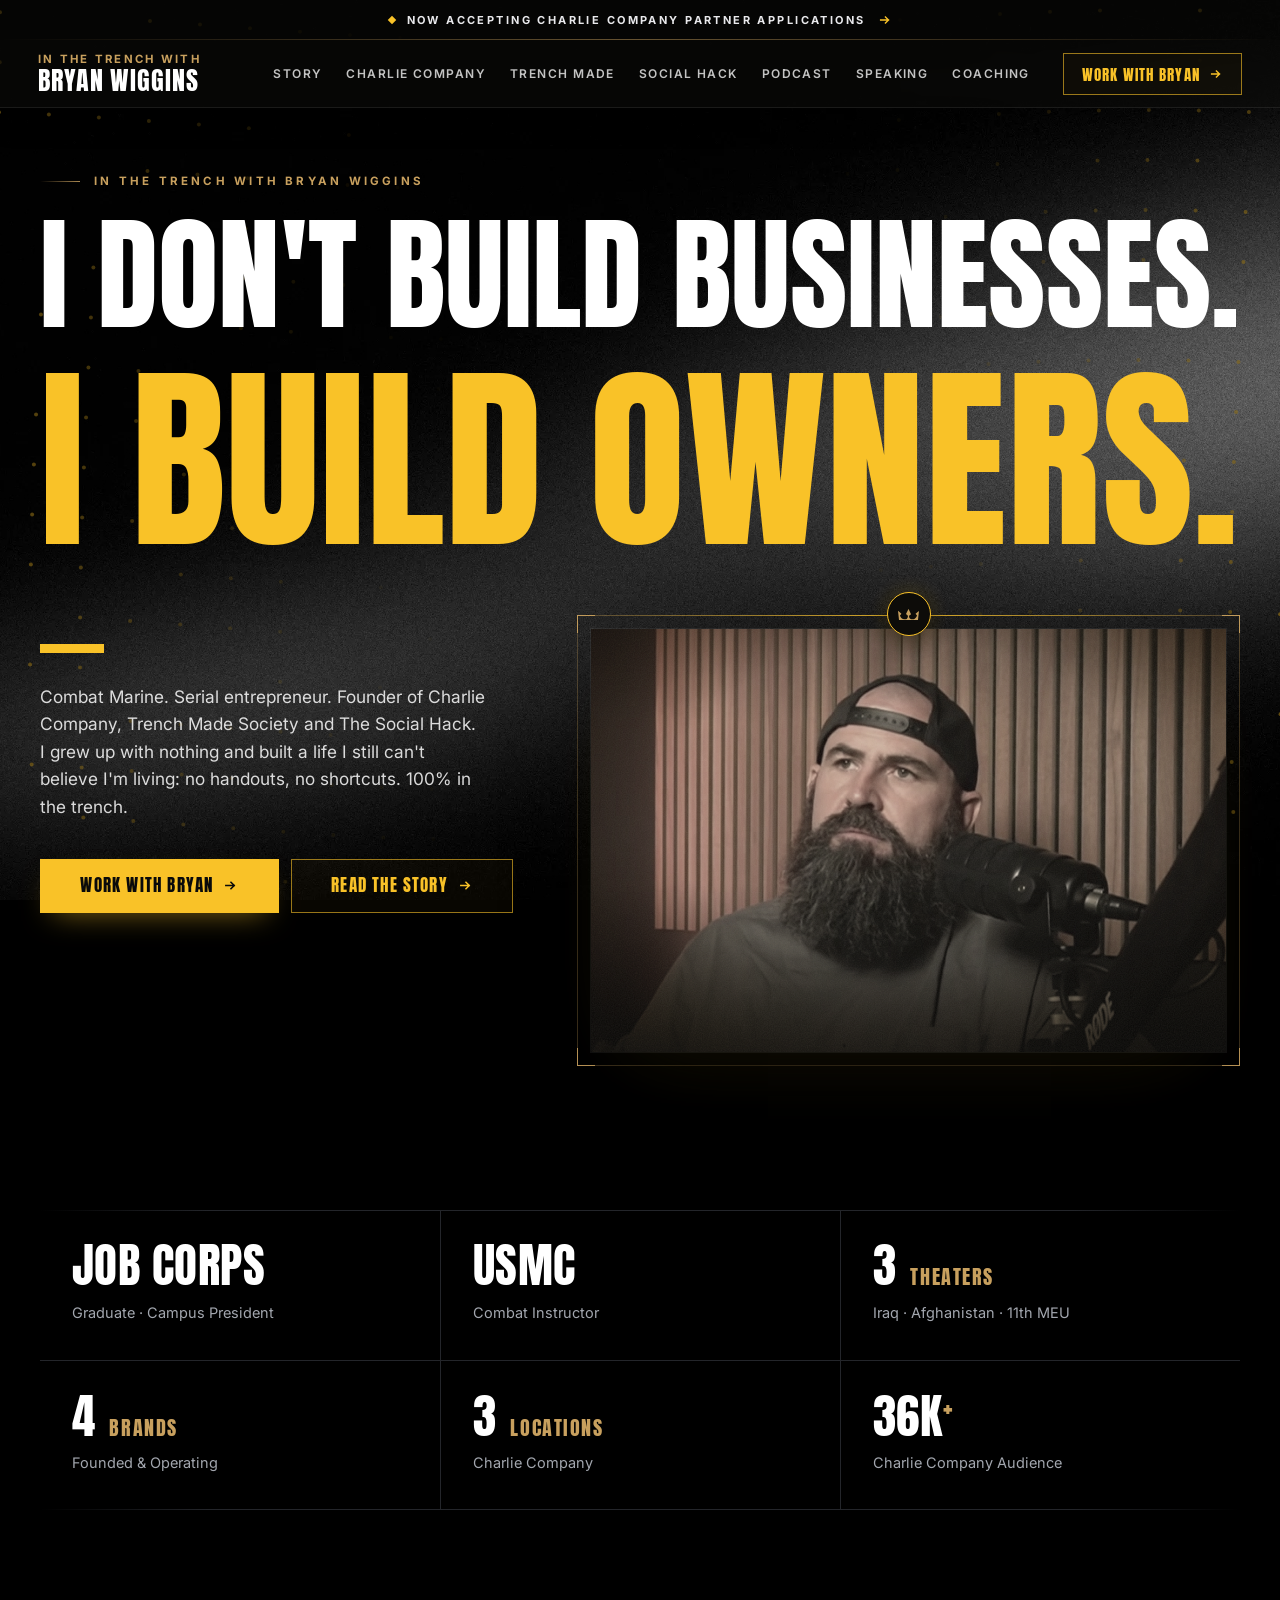
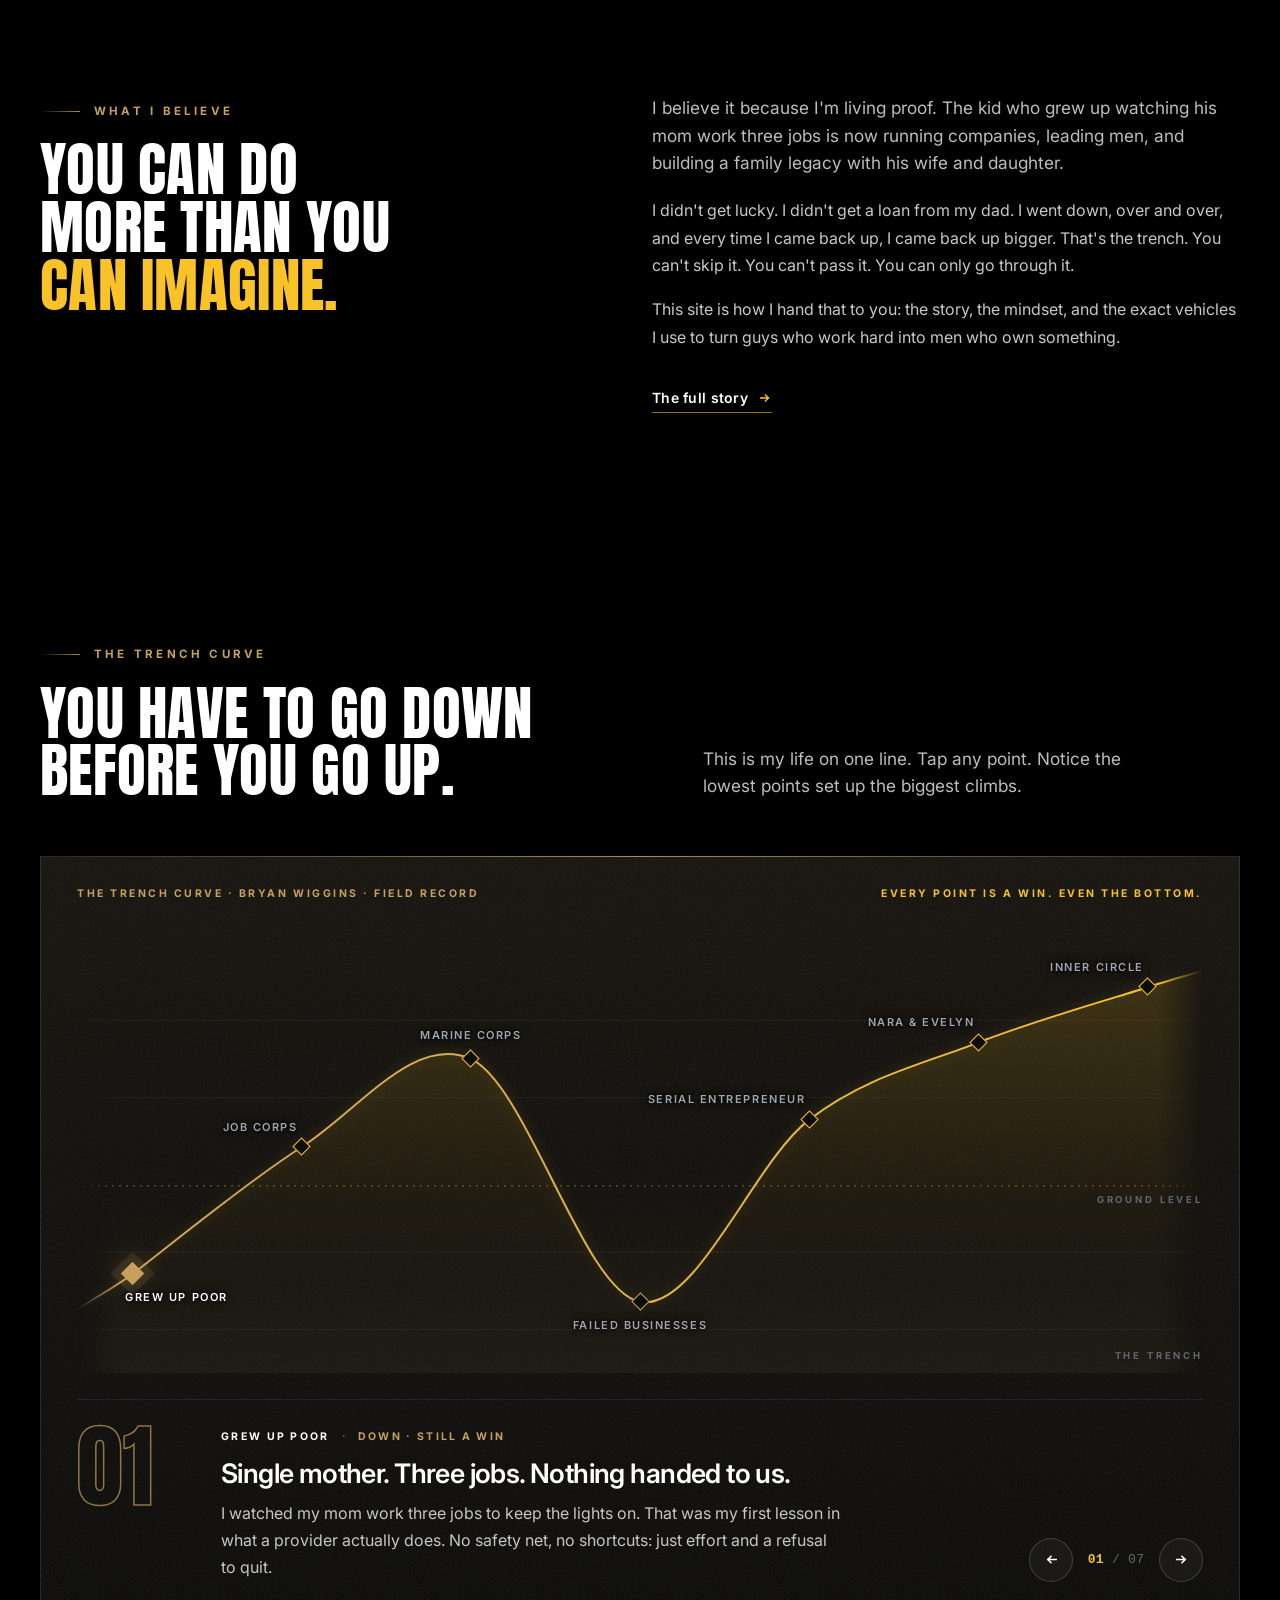
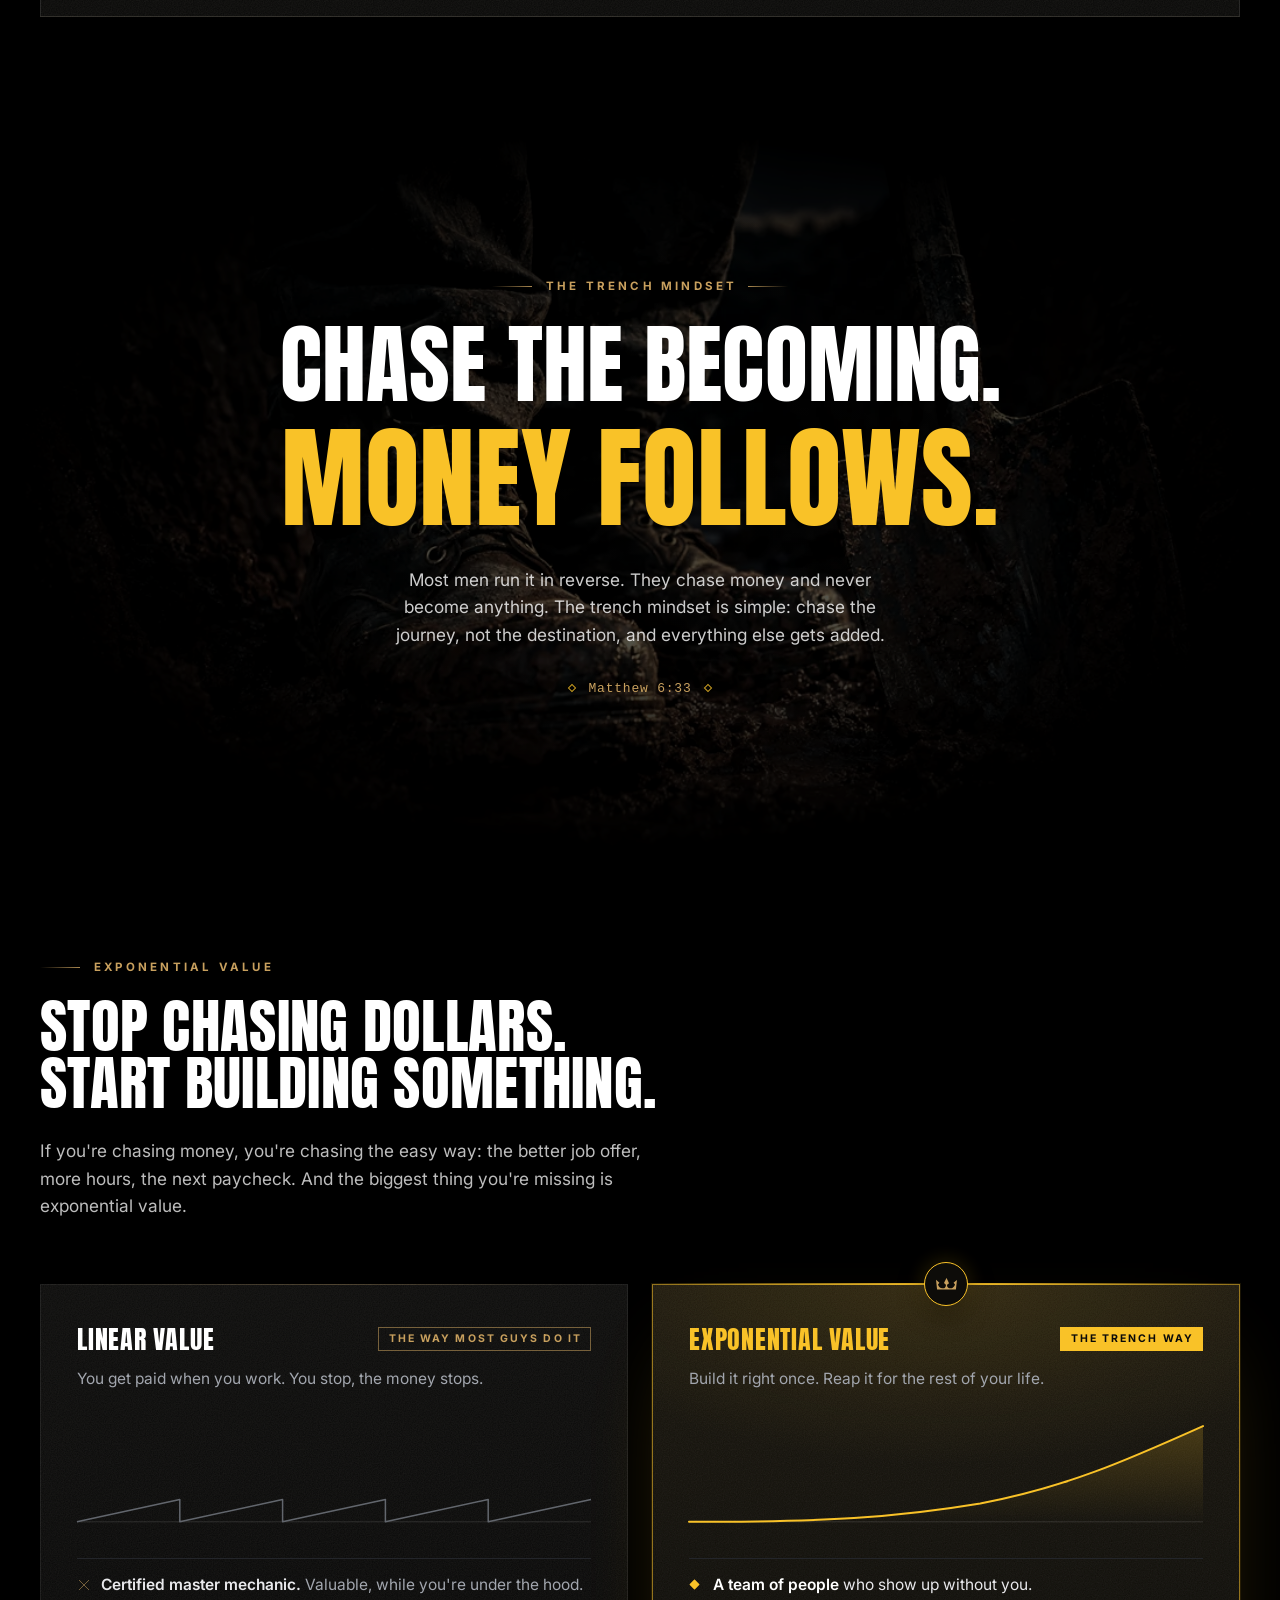
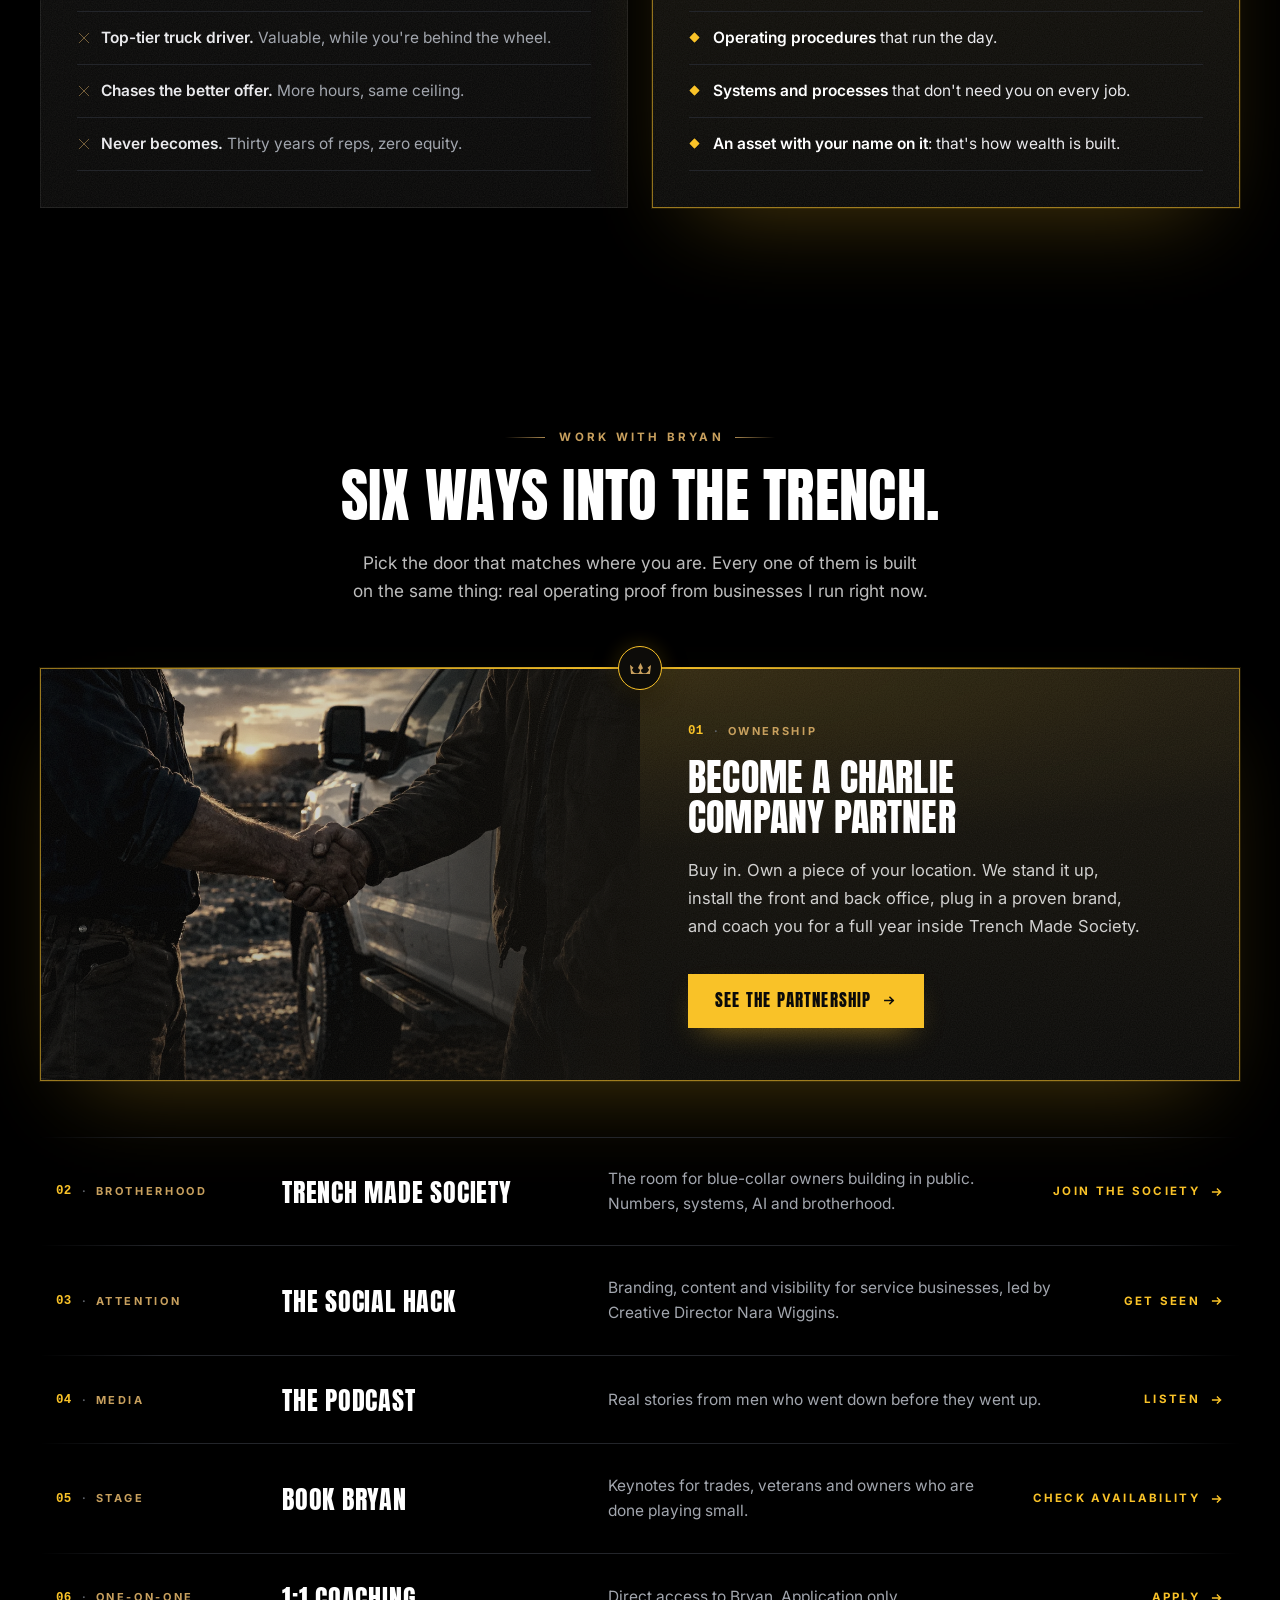
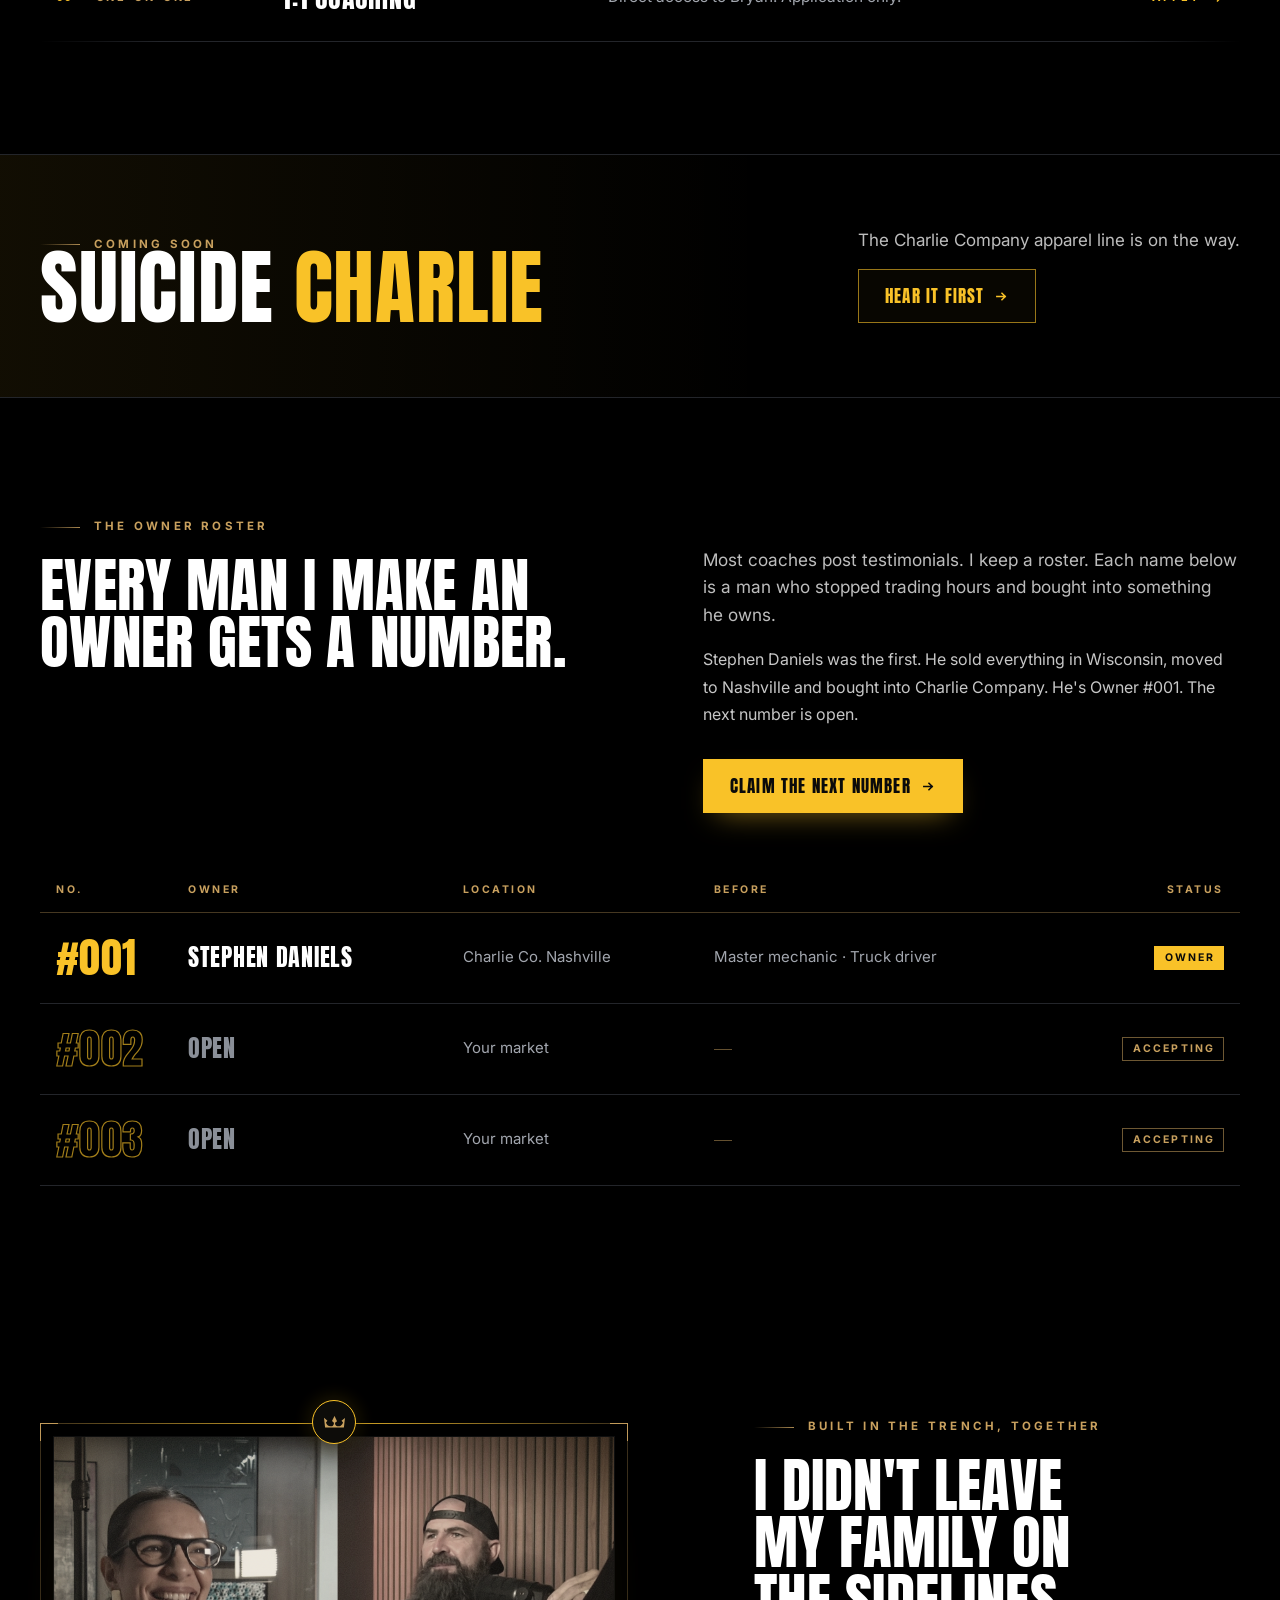
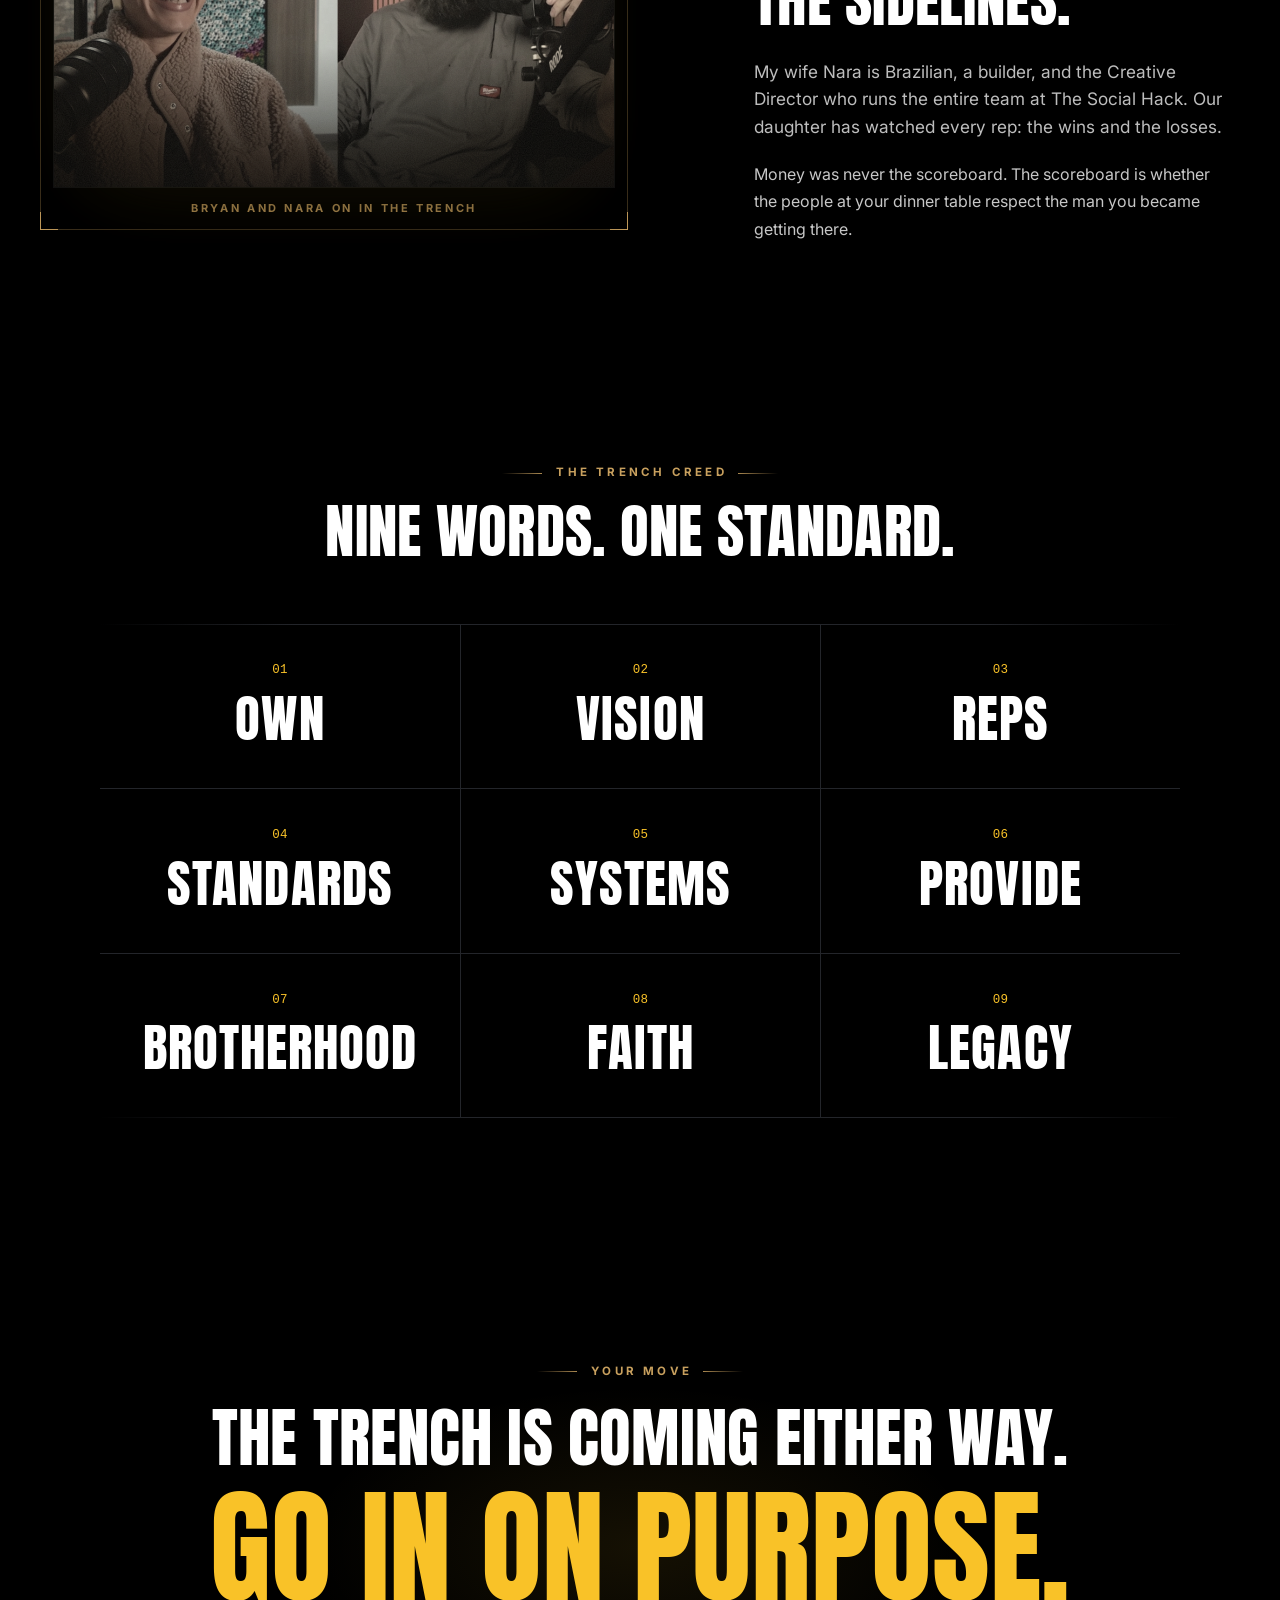
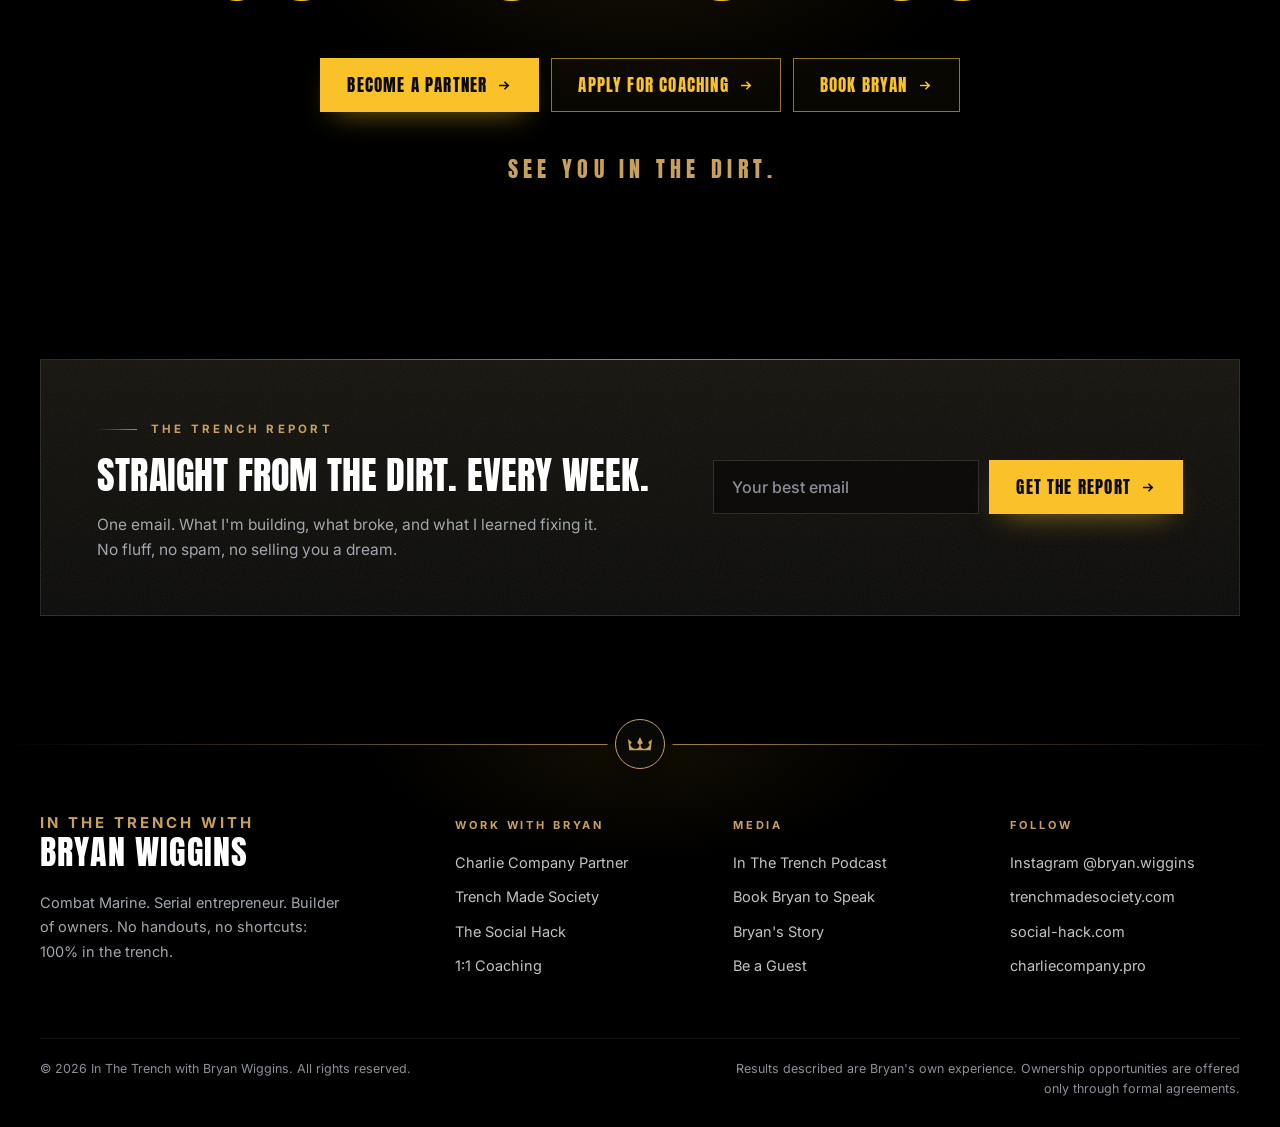
<file: index.html>
<!doctype html>
<html lang="en">
<head>
<meta charset="utf-8">
<meta name="viewport" content="width=device-width, initial-scale=1">
<title>In The Trench with Bryan Wiggins | Combat Marine, Serial Entrepreneur, Builder of Owners</title>
<meta name="description" content="Bryan Wiggins is a combat Marine and serial entrepreneur who builds blue-collar owners through Charlie Company, Trench Made Society, The Social Hack and the In The Trench Podcast.">
<meta property="og:title" content="In The Trench with Bryan Wiggins | Combat Marine, Serial Entrepreneur, Builder of Owners">
<meta property="og:description" content="Bryan Wiggins is a combat Marine and serial entrepreneur who builds blue-collar owners through Charlie Company, Trench Made Society, The Social Hack and the In The Trench Podcast.">
<meta property="og:image" content="img/bryan-mic-300.jpg">
<meta name="theme-color" content="#000000">
<link rel="preconnect" href="https://fonts.googleapis.com">
<link rel="preconnect" href="https://fonts.gstatic.com" crossorigin>
<link href="https://fonts.googleapis.com/css2?family=Anton&family=Inter:wght@400;500;600;700&display=swap" rel="stylesheet">
<link rel="stylesheet" href="assets/kit.css">
<link rel="stylesheet" href="assets/site.css">
<script>document.documentElement.classList.add('js')</script>
</head>
<body>
<canvas id="bw-particles" aria-hidden="true"></canvas>
<a class="bw-skip" href="#main">Skip to content</a>

<!-- ============ SHELL: announcement bar + header (copy to every page; set aria-current on that page's nav link) ============ -->
<div class="bw-top" id="top"><a href="charlie-company.html#apply">Now accepting Charlie Company partner applications<svg viewBox="0 0 16 16" aria-hidden="true" focusable="false"><path d="M3 8h9M8.5 4.5 12 8l-3.5 3.5" fill="none" stroke="currentColor" stroke-width="1.6" stroke-linecap="square"/></svg></a></div>
<header class="bw-hdr">
  <div class="bw-hdr-in">
    <a class="bw-brand tk-fit" href="index.html" aria-label="In The Trench with Bryan Wiggins, home"><span class="bw-brand-sm" style="--k:15.6">In The Trench with</span><span class="bw-brand-lg" style="--k:6.4">Bryan Wiggins</span></a>
    <nav class="bw-nav" id="bw-nav" aria-label="Primary">
      <a href="story.html">Story</a>
      <a href="charlie-company.html">Charlie Company</a>
      <a href="trench-made-society.html">Trench Made</a>
      <a href="social-hack.html">Social Hack</a>
      <a href="podcast.html">Podcast</a>
      <a href="speaking.html">Speaking</a>
      <a href="coaching.html">Coaching</a>
      <a class="bw-nav-cta" href="index.html#work">Work With Bryan<svg viewBox="0 0 16 16" aria-hidden="true" focusable="false"><path d="M3 8h9M8.5 4.5 12 8l-3.5 3.5" fill="none" stroke="currentColor" stroke-width="1.6" stroke-linecap="square"/></svg></a>
    </nav>
    <a class="bw-cta" href="index.html#work">Work With Bryan<svg viewBox="0 0 16 16" aria-hidden="true" focusable="false"><path d="M3 8h9M8.5 4.5 12 8l-3.5 3.5" fill="none" stroke="currentColor" stroke-width="1.6" stroke-linecap="square"/></svg></a>
    <button class="bw-menu-btn" type="button" aria-expanded="false" aria-controls="bw-nav" aria-label="Open menu"><span></span><span></span></button>
  </div>
</header>
<!-- ============ /SHELL ============ -->

<main id="main">

<!-- hero -->
<section class="tk bw-hero" aria-labelledby="hero-h">
  <div class="tk-wrap">
    <p class="tk-cap tk-cap--left tk-rise">In The Trench with Bryan Wiggins</p>
    <h1 id="hero-h" class="tk-h tk-fit bw-hero-h tk-rise" style="--d:1"><span style="--k:10.9">I don't build businesses.</span><span class="tk-acc" style="--k:7.1">I build owners.</span></h1>
    <div class="bw-hero-body">
      <div class="bw-hero-copy tk-rise" style="--d:2">
        <i class="bw-bar" aria-hidden="true"></i>
        <p class="tk-lead">Combat Marine. Serial entrepreneur. Founder of Charlie Company, Trench Made Society and The Social Hack. I grew up with nothing and built a life I still can't believe I'm living: no handouts, no shortcuts. 100% in the trench.</p>
        <div class="bw-btns">
          <a class="tk-btn tk-btn--solid" href="#work">Work With Bryan<svg viewBox="0 0 16 16" aria-hidden="true" focusable="false"><path d="M3 8h9M8.5 4.5 12 8l-3.5 3.5" fill="none" stroke="currentColor" stroke-width="1.6" stroke-linecap="square"/></svg></a>
          <a class="tk-btn" href="story.html">Read the Story<svg viewBox="0 0 16 16" aria-hidden="true" focusable="false"><path d="M3 8h9M8.5 4.5 12 8l-3.5 3.5" fill="none" stroke="currentColor" stroke-width="1.6" stroke-linecap="square"/></svg></a>
        </div>
      </div>
      <figure class="bw-plate bw-hero-media tk-rise" style="--d:3">
        <span class="bw-plate-corners" aria-hidden="true"></span>
        <span class="tk-medal" aria-hidden="true"><svg viewBox="0 0 354 197" focusable="false"><path fill="currentColor" d="M176.7 1L178.1 2L219.8 87L186.5 112L186.6 126L189.6 142L194.7 153L202.1 162L213 169.5L224 173.3L233 174.6L248 174.4L265 171.2L282 163.2L299.3 148L312.2 129L320.7 108L295.6 80L353 32.1L353.3 38L335.7 196L19 196.1L18 195.1L.7 38L.9 31L57.7 80L33.5 108L36.7 120L41.7 132L53 148.6L66 160.3L83 169.3L105 174.4L125 174.2L137 171.3L150 163.4L158 154L164.3 140L166.3 131L167 113L134.8 86Z"/></svg></span>
        <div class="bw-photo bw-photo--trim" style="--ar:3 / 2">
          <img src="img/bryan-mic-300.jpg" alt="Bryan Wiggins at the microphone on the In The Trench podcast" width="960" height="1080" fetchpriority="high" decoding="async" style="object-position:50% 24%">
        </div>
      </figure>
    </div>
  </div>
</section>

<!-- field record -->
<section class="tk tk--tight bw-rec" aria-label="Field record">
  <div class="tk-wrap">
    <ul class="bw-record tk-rise">
      <li><span class="bw-record-v">Job Corps</span><span class="bw-record-t">Graduate&nbsp;· Campus President</span></li>
      <li><span class="bw-record-v">USMC</span><span class="bw-record-t">Combat Instructor</span></li>
      <li><span class="bw-record-v">3 <small>Theaters</small></span><span class="bw-record-t">Iraq&nbsp;· Afghanistan&nbsp;· 11th&nbsp;MEU</span></li>
      <li><span class="bw-record-v">4 <small>Brands</small></span><span class="bw-record-t">Founded &amp; Operating</span></li>
      <li><span class="bw-record-v">3 <small>Locations</small></span><span class="bw-record-t">Charlie Company</span></li>
      <li><span class="bw-record-v">36K<span class="bw-plus">+</span></span><span class="bw-record-t">Charlie Company Audience</span></li>
    </ul>
  </div>
</section>

<!-- what I believe -->
<section class="tk bw-believe" aria-labelledby="believe-h">
  <div class="tk-wrap bw-split">
    <div class="bw-split-a">
      <p class="tk-cap tk-cap--left tk-rise">What I believe</p>
      <h2 id="believe-h" class="tk-h tk-h--l tk-rise" style="--d:1">You can do more than you <em class="tk-acc">can imagine.</em></h2>
    </div>
    <div class="bw-split-b tk-rise" style="--d:2">
      <p class="tk-lead">I believe it because I'm living proof. The kid who grew up watching his mom work three jobs is now running companies, leading men, and building a family legacy with his wife and daughter.</p>
      <div class="tk-body">
        <p>I didn't get lucky. I didn't get a loan from my dad. I went down, over and over, and every time I came back up, I came back up bigger. That's the trench. You can't skip it. You can't pass it. You can only go through it.</p>
        <p>This site is how I hand that to you: the story, the mindset, and the exact vehicles I use to turn guys who work hard into men who own something.</p>
      </div>
      <p class="bw-believe-more"><a class="bw-link" href="story.html">The full story<svg viewBox="0 0 16 16" aria-hidden="true" focusable="false"><path d="M3 8h9M8.5 4.5 12 8l-3.5 3.5" fill="none" stroke="currentColor" stroke-width="1.6" stroke-linecap="square"/></svg></a></p>
    </div>
  </div>
</section>

<!-- the Trench Curve -->
<section class="tk bw-curve-sec" aria-labelledby="curve-h">
  <div class="tk-wrap">
    <div class="bw-intro bw-curve-intro">
      <div>
        <p class="tk-cap tk-cap--left tk-rise">The Trench Curve</p>
        <h2 id="curve-h" class="tk-h tk-h--l tk-rise" style="--d:1">You have to go down before you go up.</h2>
      </div>
      <p class="tk-lead tk-rise" style="--d:2">This is my life on one line. Tap any point. Notice the lowest points set up the biggest climbs.</p>
    </div>

    <div class="tk-card bw-curve tk-rise" style="--d:3" data-curve>
      <div class="bw-curve-head">
        <span class="bw-curve-stamp">The Trench Curve&nbsp;· Bryan&nbsp;Wiggins&nbsp;· Field&nbsp;Record</span>
        <span class="bw-curve-stamp bw-curve-stamp--acc">Every point is a win. Even the bottom.</span>
      </div>

      <div class="bw-curve-plot">
        <svg viewBox="-10 -20 1020 400" preserveAspectRatio="none" aria-hidden="true" focusable="false">
          <defs>
            <linearGradient id="bwCurveFill" x1="0" x2="0" y1="0" y2="1"><stop offset="0" stop-color="#F9C228" stop-opacity=".13"/><stop offset=".8" stop-color="#F9C228" stop-opacity="0"/></linearGradient>
            <linearGradient id="bwCurveStroke" x1="0" x2="1" y1="0" y2="0"><stop offset="0" stop-color="#C8A05E"/><stop offset=".55" stop-color="#e0b443"/><stop offset="1" stop-color="#F9C228"/></linearGradient>
            <linearGradient id="bwTrench" x1="0" x2="0" y1="0" y2="1"><stop offset="0" stop-color="#C8A05E" stop-opacity="0"/><stop offset="1" stop-color="#C8A05E" stop-opacity=".07"/></linearGradient>
            <linearGradient id="bwFadeH" x1="0" x2="1" y1="0" y2="0"><stop offset="0" stop-color="#fff" stop-opacity="0"/><stop offset=".04" stop-color="#fff" stop-opacity="1"/><stop offset=".96" stop-color="#fff" stop-opacity="1"/><stop offset="1" stop-color="#fff" stop-opacity="0"/></linearGradient>
            <mask id="bwFade" maskUnits="userSpaceOnUse" x="-10" y="-20" width="1020" height="400"><rect x="-10" y="-20" width="1020" height="400" fill="url(#bwFadeH)"/></mask>
          </defs>
          <g mask="url(#bwFade)">
            <g class="bw-curve-grid"><line x1="-10" x2="1010" y1="60" y2="60"/><line x1="-10" x2="1010" y1="130" y2="130"/><line x1="-10" x2="1010" y1="270" y2="270"/><line x1="-10" x2="1010" y1="340" y2="340"/></g>
            <rect class="bw-curve-trench" x="-10" y="210" width="1020" height="170"/>
            <line class="bw-curve-ground" x1="-10" x2="1010" y1="210" y2="210"/>
            <g class="bw-curve-line">
              <path class="bw-curve-fill" d="M-10,322 C5,312 24.6,301.5 40.0,290.0 C65.6,270.8 142.2,207.5 193.3,175.0 C244.4,142.5 295.6,71.7 346.7,95.0 C397.8,118.3 448.9,305.8 500.0,315.0 C551.1,324.2 602.2,189.2 653.3,150.0 C704.4,110.8 755.6,100.0 806.7,80.0 C857.8,60.0 934.4,38.3 960.0,30.0 C975.4,25 995,19.5 1010,15 L1010,380 L-10,380 Z"/>
              <path class="bw-curve-path" d="M-10,322 C5,312 24.6,301.5 40.0,290.0 C65.6,270.8 142.2,207.5 193.3,175.0 C244.4,142.5 295.6,71.7 346.7,95.0 C397.8,118.3 448.9,305.8 500.0,315.0 C551.1,324.2 602.2,189.2 653.3,150.0 C704.4,110.8 755.6,100.0 806.7,80.0 C857.8,60.0 934.4,38.3 960.0,30.0 C975.4,25 995,19.5 1010,15"/>
            </g>
          </g>
        </svg>
        <span class="bw-curve-zone bw-curve-zone--ground" aria-hidden="true">Ground level</span>
        <span class="bw-curve-zone bw-curve-zone--trench" aria-hidden="true">The trench</span>
        <div class="bw-curve-pts">
          <button class="bw-pt bw-pt--low" type="button" data-lab="below-start" style="--x:4.902%;--y:77.5%"><i aria-hidden="true"></i><span class="bw-pt-lab">Grew up poor</span></button>
          <button class="bw-pt bw-pt--start-sm" type="button" data-lab="above-end" style="--x:19.931%;--y:48.75%"><i aria-hidden="true"></i><span class="bw-pt-lab">Job Corps</span></button>
          <button class="bw-pt" type="button" data-lab="above" style="--x:34.971%;--y:28.75%"><i aria-hidden="true"></i><span class="bw-pt-lab">Marine Corps</span></button>
          <button class="bw-pt bw-pt--low" type="button" data-lab="below" style="--x:50%;--y:83.75%"><i aria-hidden="true"></i><span class="bw-pt-lab">Failed businesses</span></button>
          <button class="bw-pt" type="button" data-lab="above-end" style="--x:65.029%;--y:42.5%"><i aria-hidden="true"></i><span class="bw-pt-lab">Serial entrepreneur</span></button>
          <button class="bw-pt" type="button" data-lab="above-end" style="--x:80.069%;--y:25%"><i aria-hidden="true"></i><span class="bw-pt-lab">Nara &amp; Evelyn</span></button>
          <button class="bw-pt" type="button" data-lab="above-end" style="--x:95.098%;--y:12.5%"><i aria-hidden="true"></i><span class="bw-pt-lab">Inner circle</span></button>
        </div>
      </div>

      <div class="bw-curve-foot">
        <ol class="bw-curve-steps" aria-live="polite">
          <li class="bw-curve-step is-low">
            <span class="tk-num bw-curve-num" aria-hidden="true">01</span>
            <div>
              <p class="bw-curve-meta"><span class="bw-curve-name">Grew up poor</span><span class="bw-curve-sep" aria-hidden="true">·</span><span class="bw-curve-dir">Down · Still a win</span></p>
              <h3 class="tk-q tk-q--s">Single mother. Three jobs. Nothing handed to us.</h3>
              <p class="bw-curve-text">I watched my mom work three jobs to keep the lights on. That was my first lesson in what a provider actually does. No safety net, no shortcuts: just effort and a refusal to quit.</p>
            </div>
          </li>
          <li class="bw-curve-step">
            <span class="tk-num bw-curve-num" aria-hidden="true">02</span>
            <div>
              <p class="bw-curve-meta"><span class="bw-curve-name">Job Corps</span><span class="bw-curve-sep" aria-hidden="true">·</span><span class="bw-curve-dir">Up · Win</span></p>
              <h3 class="tk-q tk-q--s">Job Corps: diploma, president, apprentice.</h3>
              <p class="bw-curve-text">Earned my high school diploma through Job Corps. Became campus and dorm president. Finished a carpentry apprenticeship and wildland firefighter training, and found a Green Beret mentor who flipped houses and ran businesses.</p>
            </div>
          </li>
          <li class="bw-curve-step">
            <span class="tk-num bw-curve-num" aria-hidden="true">03</span>
            <div>
              <p class="bw-curve-meta"><span class="bw-curve-name">Marine Corps</span><span class="bw-curve-sep" aria-hidden="true">·</span><span class="bw-curve-dir">Up · Win</span></p>
              <h3 class="tk-q tk-q--s">Graduated on a Friday. Marine Corps on Monday.</h3>
              <p class="bw-curve-text">Iraq. Afghanistan. The 11th MEU. Combat action, honor graduate at corporals course, MCMAP black belt, and a combat instructor starting as a corporal. The Corps taught me standards, command and how to lead men under pressure.</p>
            </div>
          </li>
          <li class="bw-curve-step is-low">
            <span class="tk-num bw-curve-num" aria-hidden="true">04</span>
            <div>
              <p class="bw-curve-meta"><span class="bw-curve-name">Failed businesses</span><span class="bw-curve-sep" aria-hidden="true">·</span><span class="bw-curve-dir">Down · Still a win</span></p>
              <h3 class="tk-q tk-q--s">Solar. Expediting. An airport shuttle COVID killed.</h3>
              <p class="bw-curve-text">I built construction work on instructor off-cycles, then commercial solar, expediting and an executive-airport shuttle business COVID wiped out. Every failure was tuition. You have to go down before you go up.</p>
            </div>
          </li>
          <li class="bw-curve-step">
            <span class="tk-num bw-curve-num" aria-hidden="true">05</span>
            <div>
              <p class="bw-curve-meta"><span class="bw-curve-name">Serial entrepreneur</span><span class="bw-curve-sep" aria-hidden="true">·</span><span class="bw-curve-dir">Up · Win</span></p>
              <h3 class="tk-q tk-q--s">Built it, sold it, built it bigger.</h3>
              <p class="bw-curve-text">Pressure washing in Nashville and Knoxville. Sold the Knoxville company. Studied social-media marketing with my wife in Brazil, then came home to build Charlie Company, Trench Made Society and The Social Hack.</p>
            </div>
          </li>
          <li class="bw-curve-step">
            <span class="tk-num bw-curve-num" aria-hidden="true">06</span>
            <div>
              <p class="bw-curve-meta"><span class="bw-curve-name">Nara &amp; Evelyn</span><span class="bw-curve-sep" aria-hidden="true">·</span><span class="bw-curve-dir">Up · Win</span></p>
              <h3 class="tk-q tk-q--s">A Brazilian wife and daughter who build beside me.</h3>
              <p class="bw-curve-text">I didn't build this and leave my family on the sidelines. Nara is in the trench with me: she runs the creative team at The Social Hack. Our daughter watches every rep. That's the scoreboard that matters.</p>
            </div>
          </li>
          <li class="bw-curve-step">
            <span class="tk-num bw-curve-num" aria-hidden="true">07</span>
            <div>
              <p class="bw-curve-meta"><span class="bw-curve-name">Inner circle</span><span class="bw-curve-sep" aria-hidden="true">·</span><span class="bw-curve-dir">Up · Win</span></p>
              <h3 class="tk-q tk-q--s">The room changed the man.</h3>
              <p class="bw-curve-text">Today I sit with operators, investors and builders I used to only watch. The circle you keep decides the life you live. Now I build that room for the guys coming up behind me.</p>
            </div>
          </li>
        </ol>
        <div class="bw-curve-nav">
          <button class="bw-round" type="button" data-curve-prev aria-label="Previous point"><svg viewBox="0 0 16 16" aria-hidden="true" focusable="false"><path d="M13 8H4M7.5 4.5 4 8l3.5 3.5" fill="none" stroke="currentColor" stroke-width="1.6" stroke-linecap="square"/></svg></button>
          <span class="tk-idx" aria-hidden="true"><b data-curve-idx>01</b> <span>/ 07</span></span>
          <button class="bw-round" type="button" data-curve-next aria-label="Next point"><svg viewBox="0 0 16 16" aria-hidden="true" focusable="false"><path d="M3 8h9M8.5 4.5 12 8l-3.5 3.5" fill="none" stroke="currentColor" stroke-width="1.6" stroke-linecap="square"/></svg></button>
        </div>
      </div>
    </div>
  </div>
</section>

<!-- the Trench Mindset -->
<section class="tk bw-atmos bw-mindset" aria-labelledby="mind-h">
  <div class="bw-atmos-img" aria-hidden="true"><img src="img/boots.webp" alt="" width="1100" height="733" loading="lazy" decoding="async"></div>
  <div class="tk-wrap bw-center">
    <p class="tk-cap tk-rise">The Trench Mindset</p>
    <h2 id="mind-h" class="tk-h tk-fit tk-rise" style="--fit-w:720px;--d:1"><span style="--k:8.1">Chase the becoming.</span><span class="tk-acc" style="--k:6.2">Money follows.</span></h2>
    <p class="tk-lead tk-rise" style="--d:2">Most men run it in reverse. They chase money and never become anything. The trench mindset is simple: chase the journey, not the destination, and everything else gets added.</p>
    <p class="bw-verse tk-rise" style="--d:3">Matthew 6:33</p>
  </div>
</section>

<!-- exponential value -->
<section class="tk bw-value" aria-labelledby="value-h">
  <div class="tk-wrap">
    <div class="bw-head">
      <p class="tk-cap tk-cap--left tk-rise">Exponential value</p>
      <h2 id="value-h" class="tk-h tk-h--l tk-rise" style="--d:1">Stop chasing dollars. Start building something.</h2>
      <p class="tk-lead tk-rise" style="--d:2">If you're chasing money, you're chasing the easy way: the better job offer, more hours, the next paycheck. And the biggest thing you're missing is exponential value.</p>
    </div>
    <div class="bw-compare">
      <article class="tk-card tk-card--quiet tk-rise" style="--d:2" aria-labelledby="lin-h">
        <div class="bw-compare-top"><span class="tk-badge">The way most guys do it</span><h3 id="lin-h" class="tk-h tk-h--s">Linear Value</h3></div>
        <p class="bw-compare-sub">You get paid when you work. You stop, the money stops.</p>
        <svg class="bw-compare-chart" viewBox="0 0 300 110" preserveAspectRatio="none" aria-hidden="true" focusable="false"><line class="base" x1="0" y1="100" x2="300" y2="100"/><path class="grey" d="M0,100 L60,78 L60,100 L120,78 L120,100 L180,78 L180,100 L240,78 L240,100 L300,78"/></svg>
        <ul class="tk-list tk-list--ruled tk-list--no tk-list--muted">
          <li><b>Certified master mechanic.</b> Valuable, while you're under the hood.</li>
          <li><b>Top-tier truck driver.</b> Valuable, while you're behind the wheel.</li>
          <li><b>Chases the better offer.</b> More hours, same ceiling.</li>
          <li><b>Never becomes.</b> Thirty years of reps, zero equity.</li>
        </ul>
      </article>
      <article class="tk-card tk-card--gold tk-rise" style="--d:3" aria-labelledby="exp-h">
        <span class="tk-medal" aria-hidden="true"><svg viewBox="0 0 354 197" focusable="false"><path fill="currentColor" d="M176.7 1L178.1 2L219.8 87L186.5 112L186.6 126L189.6 142L194.7 153L202.1 162L213 169.5L224 173.3L233 174.6L248 174.4L265 171.2L282 163.2L299.3 148L312.2 129L320.7 108L295.6 80L353 32.1L353.3 38L335.7 196L19 196.1L18 195.1L.7 38L.9 31L57.7 80L33.5 108L36.7 120L41.7 132L53 148.6L66 160.3L83 169.3L105 174.4L125 174.2L137 171.3L150 163.4L158 154L164.3 140L166.3 131L167 113L134.8 86Z"/></svg></span>
        <div class="bw-compare-top"><span class="tk-badge tk-badge--solid">The trench way</span><h3 id="exp-h" class="tk-h tk-h--s tk-acc">Exponential Value</h3></div>
        <p class="bw-compare-sub">Build it right once. Reap it for the rest of your life.</p>
        <svg class="bw-compare-chart" viewBox="0 0 300 110" preserveAspectRatio="none" aria-hidden="true" focusable="false"><defs><linearGradient id="bwCmpFill" x1="0" x2="0" y1="0" y2="1"><stop offset="0" stop-color="#F9C228" stop-opacity=".2"/><stop offset="1" stop-color="#F9C228" stop-opacity="0"/></linearGradient></defs><line class="base" x1="0" y1="100" x2="300" y2="100"/><path class="area" d="M0,100 C80,100 120,96 170,82 C220,66 255,40 300,6 L300,100 Z"/><path class="gold" d="M0,100 C80,100 120,96 170,82 C220,66 255,40 300,6"/></svg>
        <ul class="tk-list tk-list--ruled tk-list--solid">
          <li><b>A team of people</b> who show up without you.</li>
          <li><b>Operating procedures</b> that run the day.</li>
          <li><b>Systems and processes</b> that don't need you on every job.</li>
          <li><b>An asset with your name on it</b>: that's how wealth is built.</li>
        </ul>
      </article>
    </div>
  </div>
</section>

<!-- work with Bryan -->
<section class="tk bw-work" id="work" aria-labelledby="work-h">
  <div class="tk-wrap">
    <div class="bw-head bw-head--center">
      <p class="tk-cap tk-rise">Work with Bryan</p>
      <h2 id="work-h" class="tk-h tk-h--l tk-rise" style="--d:1">Six ways into the trench.</h2>
      <p class="tk-lead tk-rise" style="--d:2">Pick the door that matches where you are. Every one of them is built on the same thing: real operating proof from businesses I run right now.</p>
    </div>

    <a class="tk-card tk-card--gold bw-feature tk-rise" style="--d:2" href="charlie-company.html">
      <span class="tk-medal" aria-hidden="true"><svg viewBox="0 0 354 197" focusable="false"><path fill="currentColor" d="M176.7 1L178.1 2L219.8 87L186.5 112L186.6 126L189.6 142L194.7 153L202.1 162L213 169.5L224 173.3L233 174.6L248 174.4L265 171.2L282 163.2L299.3 148L312.2 129L320.7 108L295.6 80L353 32.1L353.3 38L335.7 196L19 196.1L18 195.1L.7 38L.9 31L57.7 80L33.5 108L36.7 120L41.7 132L53 148.6L66 160.3L83 169.3L105 174.4L125 174.2L137 171.3L150 163.4L158 154L164.3 140L166.3 131L167 113L134.8 86Z"/></svg></span>
      <div class="bw-feature-img" aria-hidden="true"><img src="img/partners.webp" alt="" width="1100" height="733" loading="lazy" decoding="async"></div>
      <div class="bw-feature-body">
        <p class="bw-kicker"><span class="tk-idx">01</span><i>·</i>Ownership</p>
        <h3 class="tk-h tk-h--m">Become a Charlie Company Partner</h3>
        <p>Buy in. Own a piece of your location. We stand it up, install the front and back office, plug in a proven brand, and coach you for a full year inside Trench Made Society.</p>
        <span class="tk-btn tk-btn--solid">See the partnership<svg viewBox="0 0 16 16" aria-hidden="true" focusable="false"><path d="M3 8h9M8.5 4.5 12 8l-3.5 3.5" fill="none" stroke="currentColor" stroke-width="1.6" stroke-linecap="square"/></svg></span>
      </div>
    </a>

    <ul class="bw-rows bw-work-rows tk-rise" style="--d:3">
      <li><a class="bw-row" href="trench-made-society.html">
        <p class="bw-kicker"><span class="tk-idx">02</span><i>·</i>Brotherhood</p>
        <h3 class="tk-h tk-h--s">Trench Made Society</h3>
        <p>The room for blue-collar owners building in public. Numbers, systems, AI and brotherhood.</p>
        <span class="bw-row-go">Join the society<svg viewBox="0 0 16 16" aria-hidden="true" focusable="false"><path d="M3 8h9M8.5 4.5 12 8l-3.5 3.5" fill="none" stroke="currentColor" stroke-width="1.6" stroke-linecap="square"/></svg></span>
      </a></li>
      <li><a class="bw-row" href="social-hack.html">
        <p class="bw-kicker"><span class="tk-idx">03</span><i>·</i>Attention</p>
        <h3 class="tk-h tk-h--s">The Social Hack</h3>
        <p>Branding, content and visibility for service businesses, led by Creative Director Nara Wiggins.</p>
        <span class="bw-row-go">Get seen<svg viewBox="0 0 16 16" aria-hidden="true" focusable="false"><path d="M3 8h9M8.5 4.5 12 8l-3.5 3.5" fill="none" stroke="currentColor" stroke-width="1.6" stroke-linecap="square"/></svg></span>
      </a></li>
      <li><a class="bw-row" href="podcast.html">
        <p class="bw-kicker"><span class="tk-idx">04</span><i>·</i>Media</p>
        <h3 class="tk-h tk-h--s">The Podcast</h3>
        <p>Real stories from men who went down before they went up.</p>
        <span class="bw-row-go">Listen<svg viewBox="0 0 16 16" aria-hidden="true" focusable="false"><path d="M3 8h9M8.5 4.5 12 8l-3.5 3.5" fill="none" stroke="currentColor" stroke-width="1.6" stroke-linecap="square"/></svg></span>
      </a></li>
      <li><a class="bw-row" href="speaking.html">
        <p class="bw-kicker"><span class="tk-idx">05</span><i>·</i>Stage</p>
        <h3 class="tk-h tk-h--s">Book Bryan</h3>
        <p>Keynotes for trades, veterans and owners who are done playing small.</p>
        <span class="bw-row-go">Check availability<svg viewBox="0 0 16 16" aria-hidden="true" focusable="false"><path d="M3 8h9M8.5 4.5 12 8l-3.5 3.5" fill="none" stroke="currentColor" stroke-width="1.6" stroke-linecap="square"/></svg></span>
      </a></li>
      <li><a class="bw-row" href="coaching.html">
        <p class="bw-kicker"><span class="tk-idx">06</span><i>·</i>One-on-one</p>
        <h3 class="tk-h tk-h--s">1:1 Coaching</h3>
        <p>Direct access to Bryan. Application only.</p>
        <span class="bw-row-go">Apply<svg viewBox="0 0 16 16" aria-hidden="true" focusable="false"><path d="M3 8h9M8.5 4.5 12 8l-3.5 3.5" fill="none" stroke="currentColor" stroke-width="1.6" stroke-linecap="square"/></svg></span>
      </a></li>
    </ul>
  </div>
</section>

<!-- Suicide Charlie: apparel, coming soon (Bryan, 11/11) -->
<section class="tk tk--tight bw-soon" aria-labelledby="soon-h">
  <div class="tk-wrap bw-soon-in">
    <div>
      <p class="tk-cap tk-cap--left tk-rise">Coming soon</p>
      <h2 id="soon-h" class="bw-soon-h tk-rise" style="--d:1">Suicide <span>Charlie</span></h2>
    </div>
    <div class="bw-soon-side tk-rise" style="--d:2">
      <p class="bw-soon-p">The Charlie Company apparel line is on the way.</p>
      <a class="tk-btn" href="#tr-email">Hear it first<svg viewBox="0 0 16 16" aria-hidden="true" focusable="false"><path d="M3 8h9M8.5 4.5 12 8l-3.5 3.5" fill="none" stroke="currentColor" stroke-width="1.6" stroke-linecap="square"/></svg></a>
    </div>
  </div>
</section>

<!-- the owner roster -->
<section class="tk bw-roster" aria-labelledby="roster-h">
  <div class="tk-wrap">
    <div class="bw-intro">
      <div>
        <p class="tk-cap tk-cap--left tk-rise">The Owner Roster</p>
        <h2 id="roster-h" class="tk-h tk-h--l tk-rise" style="--d:1">Every man I make an owner gets a number.</h2>
      </div>
      <div class="tk-rise" style="--d:2">
        <p class="tk-lead">Most coaches post testimonials. I keep a roster. Each name below is a man who stopped trading hours and bought into something he owns.</p>
        <div class="tk-body"><p>Stephen Daniels was the first. He sold everything in Wisconsin, moved to Nashville and bought into Charlie Company. He's Owner #001. The next number is open.</p></div>
        <div class="bw-btns"><a class="tk-btn tk-btn--solid" href="charlie-company.html#apply">Claim the next number<svg viewBox="0 0 16 16" aria-hidden="true" focusable="false"><path d="M3 8h9M8.5 4.5 12 8l-3.5 3.5" fill="none" stroke="currentColor" stroke-width="1.6" stroke-linecap="square"/></svg></a></div>
      </div>
    </div>
    <table class="bw-ledger tk-rise" style="--d:3" role="table" aria-labelledby="roster-h">
      <thead role="rowgroup"><tr role="row"><th role="columnheader" scope="col">No.</th><th role="columnheader" scope="col">Owner</th><th role="columnheader" scope="col">Location</th><th role="columnheader" scope="col">Before</th><th role="columnheader" scope="col">Status</th></tr></thead>
      <tbody role="rowgroup">
        <tr role="row"><td role="cell" class="bw-ledger-id">#001</td><th role="rowheader" scope="row">Stephen Daniels</th><td role="cell">Charlie Co. Nashville</td><td role="cell">Master mechanic&nbsp;· Truck&nbsp;driver</td><td role="cell"><span class="tk-badge tk-badge--solid">Owner</span></td></tr>
        <tr role="row" class="is-open"><td role="cell" class="bw-ledger-id">#002</td><th role="rowheader" scope="row">Open</th><td role="cell">Your market</td><td role="cell" class="is-nil"><span class="bw-nil" aria-hidden="true"></span></td><td role="cell"><span class="tk-badge">Accepting</span></td></tr>
        <tr role="row" class="is-open"><td role="cell" class="bw-ledger-id">#003</td><th role="rowheader" scope="row">Open</th><td role="cell">Your market</td><td role="cell" class="is-nil"><span class="bw-nil" aria-hidden="true"></span></td><td role="cell"><span class="tk-badge">Accepting</span></td></tr>
      </tbody>
    </table>
  </div>
</section>

<!-- family -->
<section class="tk bw-family" aria-labelledby="family-h">
  <div class="tk-wrap bw-split bw-split--wide-a bw-split--center">
    <figure class="bw-plate bw-split-a tk-rise">
      <span class="bw-plate-corners" aria-hidden="true"></span>
      <span class="tk-medal" aria-hidden="true"><svg viewBox="0 0 354 197" focusable="false"><path fill="currentColor" d="M176.7 1L178.1 2L219.8 87L186.5 112L186.6 126L189.6 142L194.7 153L202.1 162L213 169.5L224 173.3L233 174.6L248 174.4L265 171.2L282 163.2L299.3 148L312.2 129L320.7 108L295.6 80L353 32.1L353.3 38L335.7 196L19 196.1L18 195.1L.7 38L.9 31L57.7 80L33.5 108L36.7 120L41.7 132L53 148.6L66 160.3L83 169.3L105 174.4L125 174.2L137 171.3L150 163.4L158 154L164.3 140L166.3 131L167 113L134.8 86Z"/></svg></span>
      <div class="bw-photo" style="--ar:16 / 10">
        <img src="img/bryan-nara-podcast.jpg" alt="Nara and Bryan Wiggins at their microphones on the In The Trench podcast" width="1920" height="1080" loading="lazy" decoding="async">
      </div>
      <figcaption class="bw-plate-cap">Bryan and Nara on In The Trench</figcaption>
    </figure>
    <div class="bw-split-b">
      <p class="tk-cap tk-cap--left tk-rise" style="--d:1">Built in the trench, together</p>
      <h2 id="family-h" class="tk-h tk-h--l tk-rise" style="--d:2">I didn't leave my family on the sidelines.</h2>
      <div class="tk-rise" style="--d:3">
        <p class="tk-lead">My wife Nara is Brazilian, a builder, and the Creative Director who runs the entire team at The Social Hack. Our daughter has watched every rep: the wins and the losses.</p>
        <div class="tk-body"><p>Money was never the scoreboard. The scoreboard is whether the people at your dinner table respect the man you became getting there.</p></div>
      </div>
    </div>
  </div>
</section>

<!-- the trench creed -->
<section class="tk bw-creed-sec" aria-labelledby="creed-h">
  <div class="tk-wrap">
    <div class="bw-head bw-head--center">
      <p class="tk-cap tk-rise">The Trench Creed</p>
      <h2 id="creed-h" class="tk-h tk-h--l tk-rise" style="--d:1">Nine words. One standard.</h2>
    </div>
    <ol class="bw-creed tk-rise" style="--d:2">
      <li><span class="tk-idx">01</span><span class="bw-creed-w">Own</span></li>
      <li><span class="tk-idx">02</span><span class="bw-creed-w">Vision</span></li>
      <li><span class="tk-idx">03</span><span class="bw-creed-w">Reps</span></li>
      <li><span class="tk-idx">04</span><span class="bw-creed-w">Standards</span></li>
      <li><span class="tk-idx">05</span><span class="bw-creed-w">Systems</span></li>
      <li><span class="tk-idx">06</span><span class="bw-creed-w">Provide</span></li>
      <li><span class="tk-idx">07</span><span class="bw-creed-w">Brotherhood</span></li>
      <li><span class="tk-idx">08</span><span class="bw-creed-w">Faith</span></li>
      <li><span class="tk-idx">09</span><span class="bw-creed-w">Legacy</span></li>
    </ol>
  </div>
</section>

<!-- your move -->
<section class="tk bw-final" aria-labelledby="final-h">
  <div class="tk-wrap bw-center">
    <p class="tk-cap tk-rise">Your move</p>
    <h2 id="final-h" class="tk-h tk-fit tk-rise" style="--fit-w:860px;--d:1"><span style="--k:13.6">The trench is coming either way.</span><span class="tk-acc" style="--k:7.6">Go in on purpose.</span></h2>
    <div class="bw-btns bw-btns--center tk-rise" style="--d:2">
      <a class="tk-btn tk-btn--solid" href="charlie-company.html#apply">Become a Partner<svg viewBox="0 0 16 16" aria-hidden="true" focusable="false"><path d="M3 8h9M8.5 4.5 12 8l-3.5 3.5" fill="none" stroke="currentColor" stroke-width="1.6" stroke-linecap="square"/></svg></a>
      <a class="tk-btn" href="coaching.html">Apply for Coaching<svg viewBox="0 0 16 16" aria-hidden="true" focusable="false"><path d="M3 8h9M8.5 4.5 12 8l-3.5 3.5" fill="none" stroke="currentColor" stroke-width="1.6" stroke-linecap="square"/></svg></a>
      <a class="tk-btn" href="speaking.html">Book Bryan<svg viewBox="0 0 16 16" aria-hidden="true" focusable="false"><path d="M3 8h9M8.5 4.5 12 8l-3.5 3.5" fill="none" stroke="currentColor" stroke-width="1.6" stroke-linecap="square"/></svg></a>
    </div>
    <p class="bw-signoff tk-rise" style="--d:3">See you in the dirt.</p>
  </div>
</section>

</main>

<!-- ============ SHELL: the Trench Report + footer (copy to every page unchanged) ============ -->
<section class="tk bw-report" aria-labelledby="tr-h">
  <div class="tk-wrap">
    <div class="tk-card bw-report-card">
      <div>
        <p class="tk-cap tk-cap--left">The Trench Report</p>
        <h2 id="tr-h" class="tk-h tk-h--m">Straight from the dirt. Every week.</h2>
        <p class="bw-report-text">One email. What I'm building, what broke, and what I learned fixing it. No fluff, no spam, no selling you a dream.</p>
      </div>
      <div>
        <!-- TODO GHL form -->
        <form class="bw-form" data-form="report" novalidate>
          <div class="bw-field">
            <label class="bw-sr" for="tr-email">Email</label>
            <div class="bw-inline">
              <input class="bw-input" id="tr-email" type="email" name="email" placeholder="Your best email" required autocomplete="email" aria-describedby="tr-email-err">
              <button class="tk-btn tk-btn--solid" type="submit">Get the Report<svg viewBox="0 0 16 16" aria-hidden="true" focusable="false"><path d="M3 8h9M8.5 4.5 12 8l-3.5 3.5" fill="none" stroke="currentColor" stroke-width="1.6" stroke-linecap="square"/></svg></button>
            </div>
            <p class="bw-err" id="tr-email-err">Enter a valid email.</p>
          </div>
        </form>
        <div class="bw-ok" id="report-ok" tabindex="-1" hidden><div><b>You're in.</b>First Trench Report hits your inbox this week.</div></div>
      </div>
    </div>
  </div>
</section>

<footer class="bw-ft">
  <div class="bw-ft-line" aria-hidden="true"></div>
  <a class="bw-ft-top" href="#top" aria-label="Back to top"><svg viewBox="0 0 354 197" aria-hidden="true" focusable="false"><path d="M176.7 1L178.1 2L219.8 87L186.5 112L186.6 126L189.6 142L194.7 153L202.1 162L213 169.5L224 173.3L233 174.6L248 174.4L265 171.2L282 163.2L299.3 148L312.2 129L320.7 108L295.6 80L353 32.1L353.3 38L335.7 196L19 196.1L18 195.1L.7 38L.9 31L57.7 80L33.5 108L36.7 120L41.7 132L53 148.6L66 160.3L83 169.3L105 174.4L125 174.2L137 171.3L150 163.4L158 154L164.3 140L166.3 131L167 113L134.8 86Z"/></svg></a>
  <div class="bw-ft-wrap">
    <div class="bw-ft-grid">
      <div class="bw-ft-about">
        <a class="bw-brand tk-fit" href="index.html" aria-label="In The Trench with Bryan Wiggins, home"><span class="bw-brand-sm" style="--k:15.6">In The Trench with</span><span class="bw-brand-lg" style="--k:6.4">Bryan Wiggins</span></a>
        <p>Combat Marine. Serial entrepreneur. Builder of owners. No handouts, no shortcuts: 100% in the trench.</p>
      </div>
      <nav class="bw-ft-col" aria-labelledby="ft-work">
        <p class="bw-ft-h" id="ft-work">Work With Bryan</p>
        <ul>
          <li><a href="charlie-company.html">Charlie Company Partner</a></li>
          <li><a href="trench-made-society.html">Trench Made Society</a></li>
          <li><a href="social-hack.html">The Social Hack</a></li>
          <li><a href="coaching.html">1:1 Coaching</a></li>
        </ul>
      </nav>
      <nav class="bw-ft-col" aria-labelledby="ft-media">
        <p class="bw-ft-h" id="ft-media">Media</p>
        <ul>
          <li><a href="podcast.html">In The Trench Podcast</a></li>
          <li><a href="speaking.html">Book Bryan to Speak</a></li>
          <li><a href="story.html">Bryan's Story</a></li>
          <li><a href="podcast.html#guest">Be a Guest</a></li>
        </ul>
      </nav>
      <nav class="bw-ft-col bw-ft-col--follow" aria-labelledby="ft-follow">
        <p class="bw-ft-h" id="ft-follow">Follow</p>
        <ul>
          <li><a href="https://www.instagram.com/bryan.wiggins" target="_blank" rel="noopener">Instagram @bryan.wiggins<span class="bw-sr"> (opens in a new tab)</span></a></li>
          <li><a href="https://www.trenchmadesociety.com" target="_blank" rel="noopener">trenchmadesociety.com<span class="bw-sr"> (opens in a new tab)</span></a></li>
          <li><a href="https://www.social-hack.com" target="_blank" rel="noopener">social-hack.com<span class="bw-sr"> (opens in a new tab)</span></a></li>
          <li><a href="https://charliecompany.pro" target="_blank" rel="noopener">charliecompany.pro<span class="bw-sr"> (opens in a new tab)</span></a></li>
        </ul>
      </nav>
    </div>
    <div class="bw-ft-base">
      <p>&copy; <span data-year>2026</span> In The Trench with Bryan Wiggins. All rights reserved.</p>
      <p>Results described are Bryan's own experience. Ownership opportunities are offered only through formal agreements.</p>
    </div>
  </div>
</footer>
<!-- ============ /SHELL ============ -->

<script src="assets/kit.js" defer></script>
<script src="assets/site.js" defer></script>
</body>
</html>
</file>
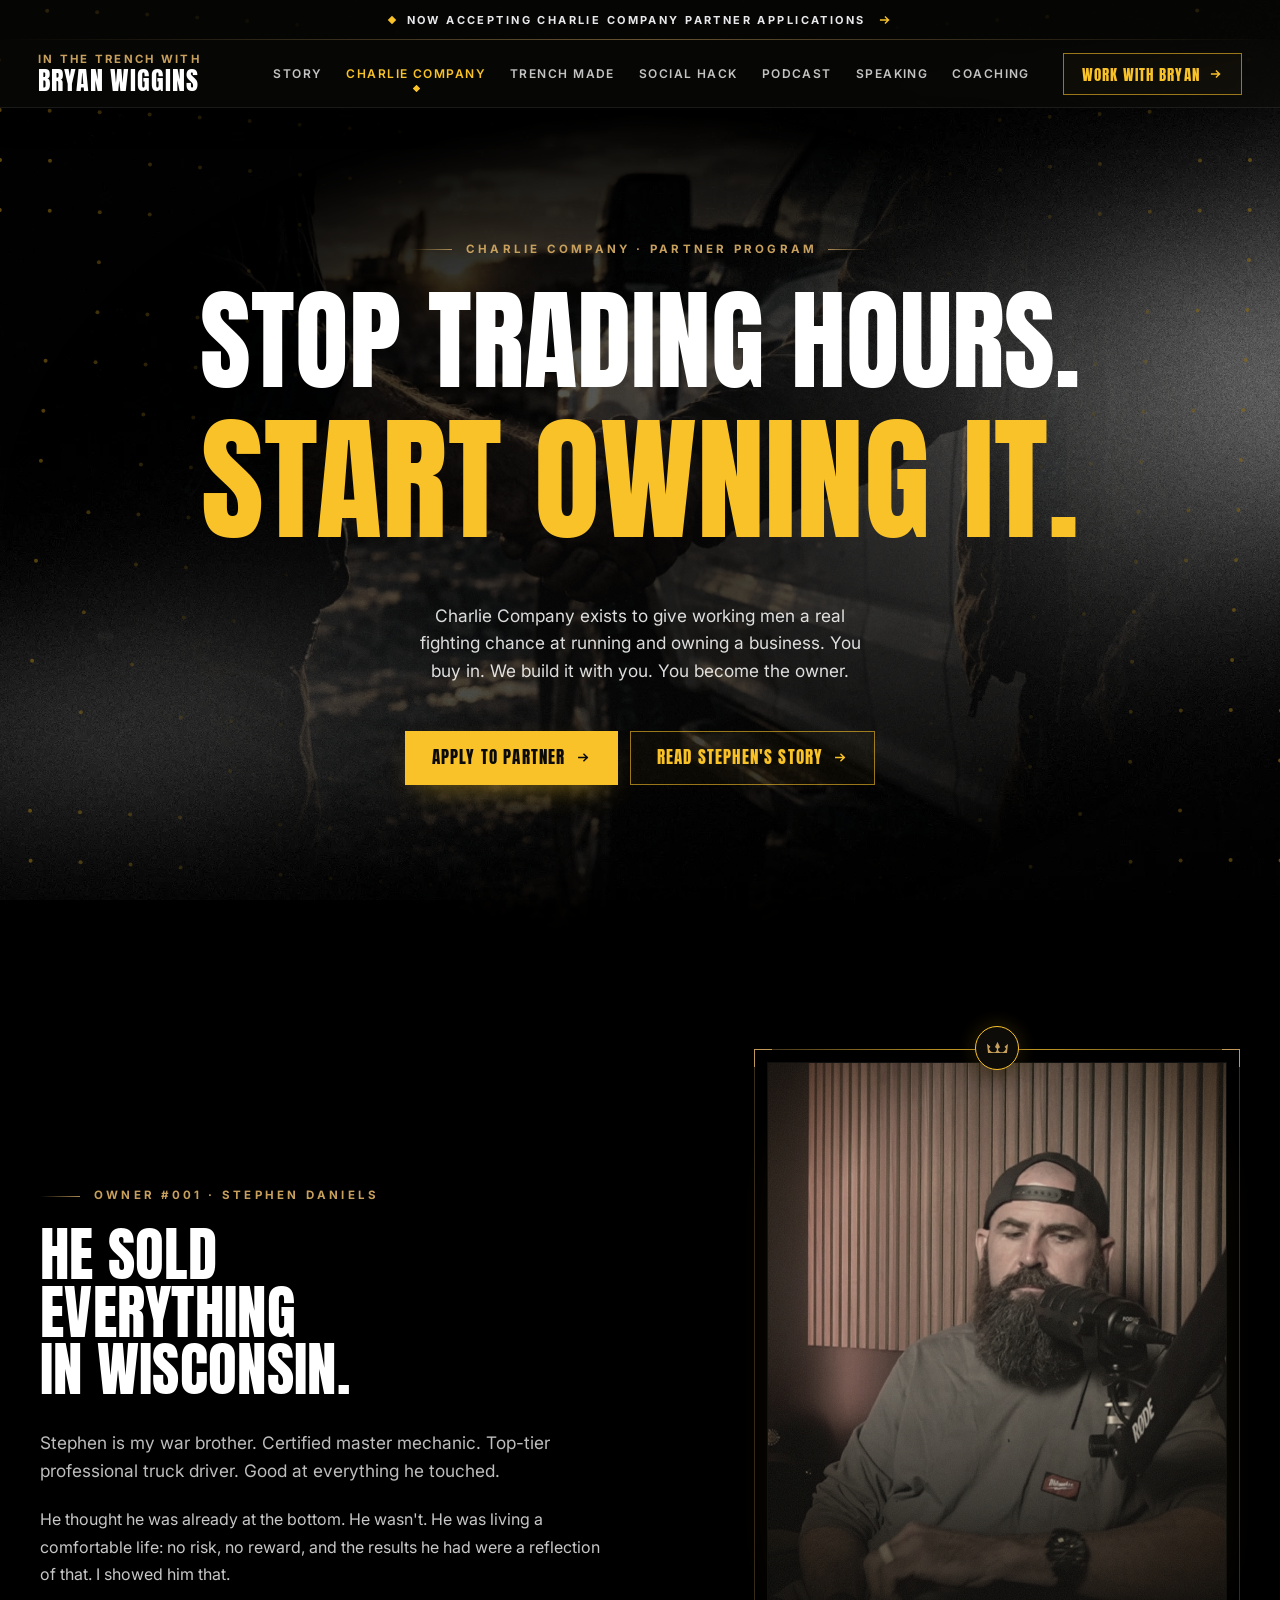
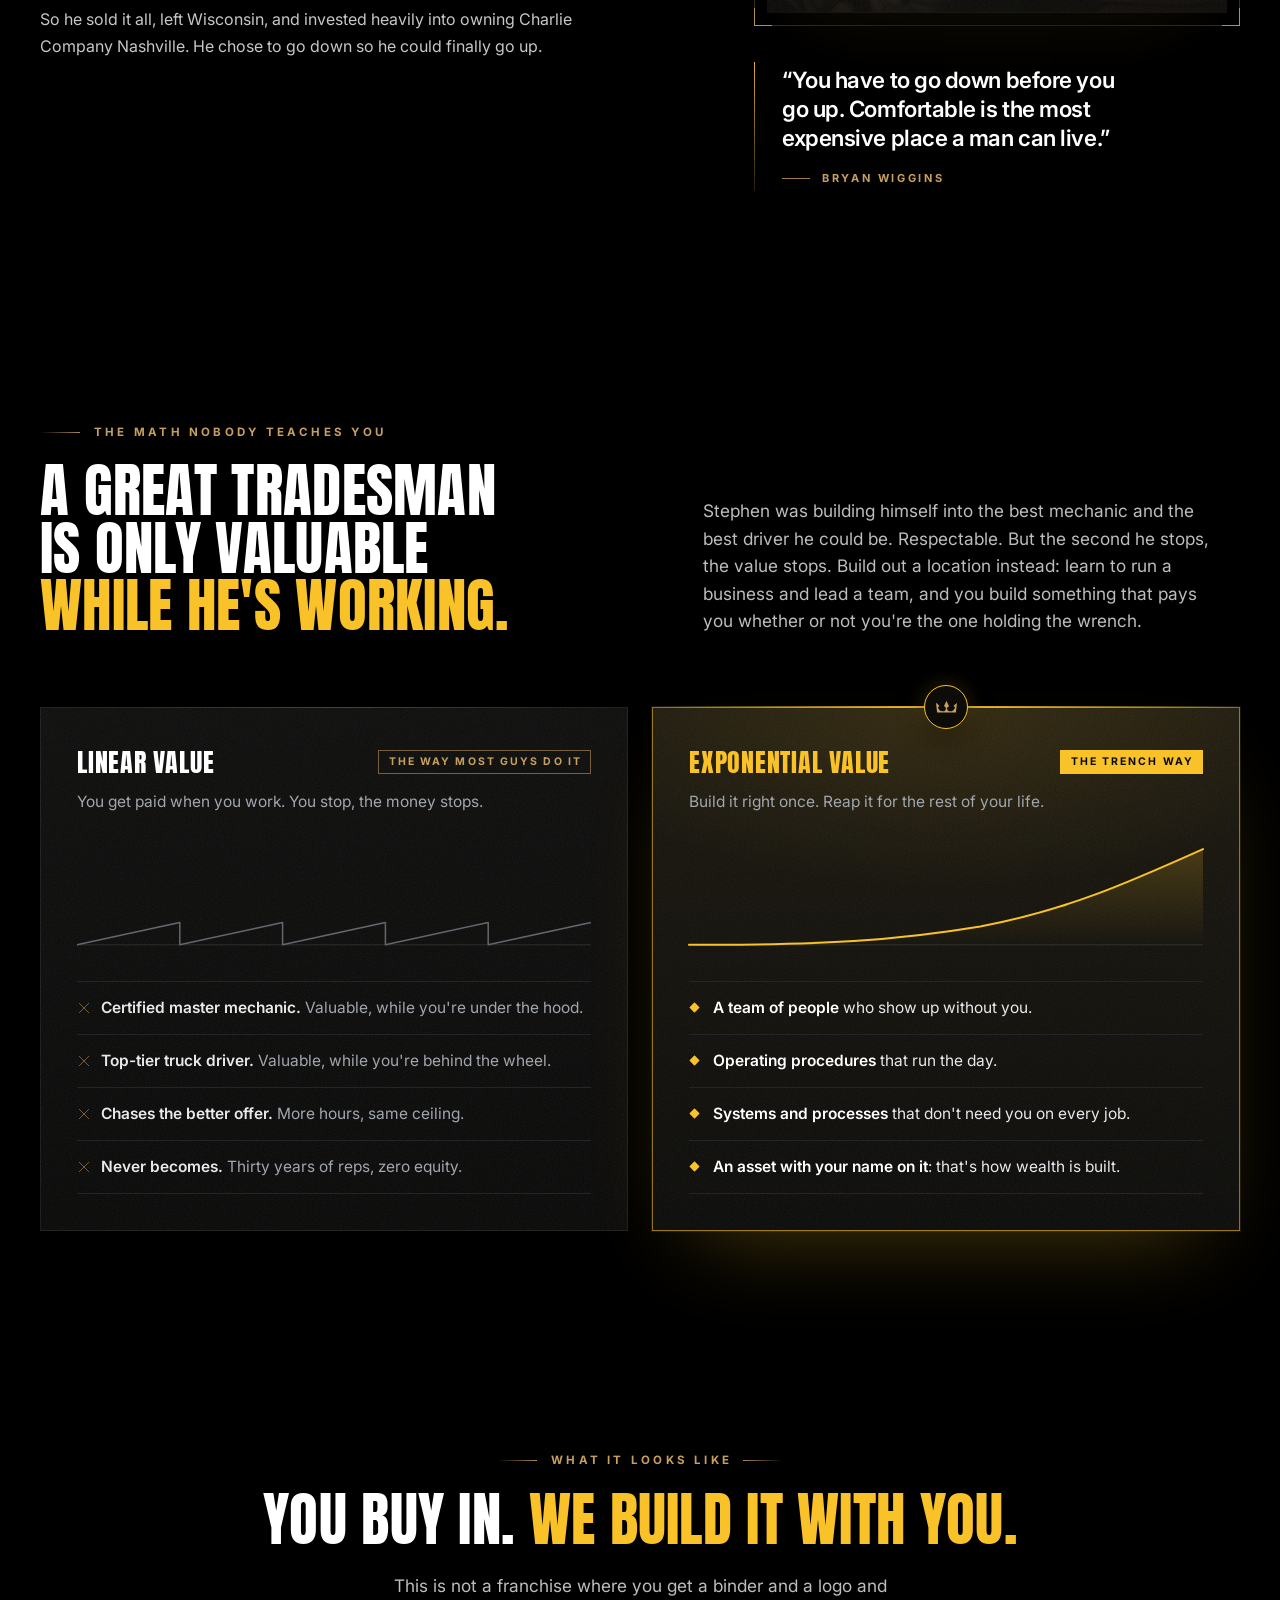
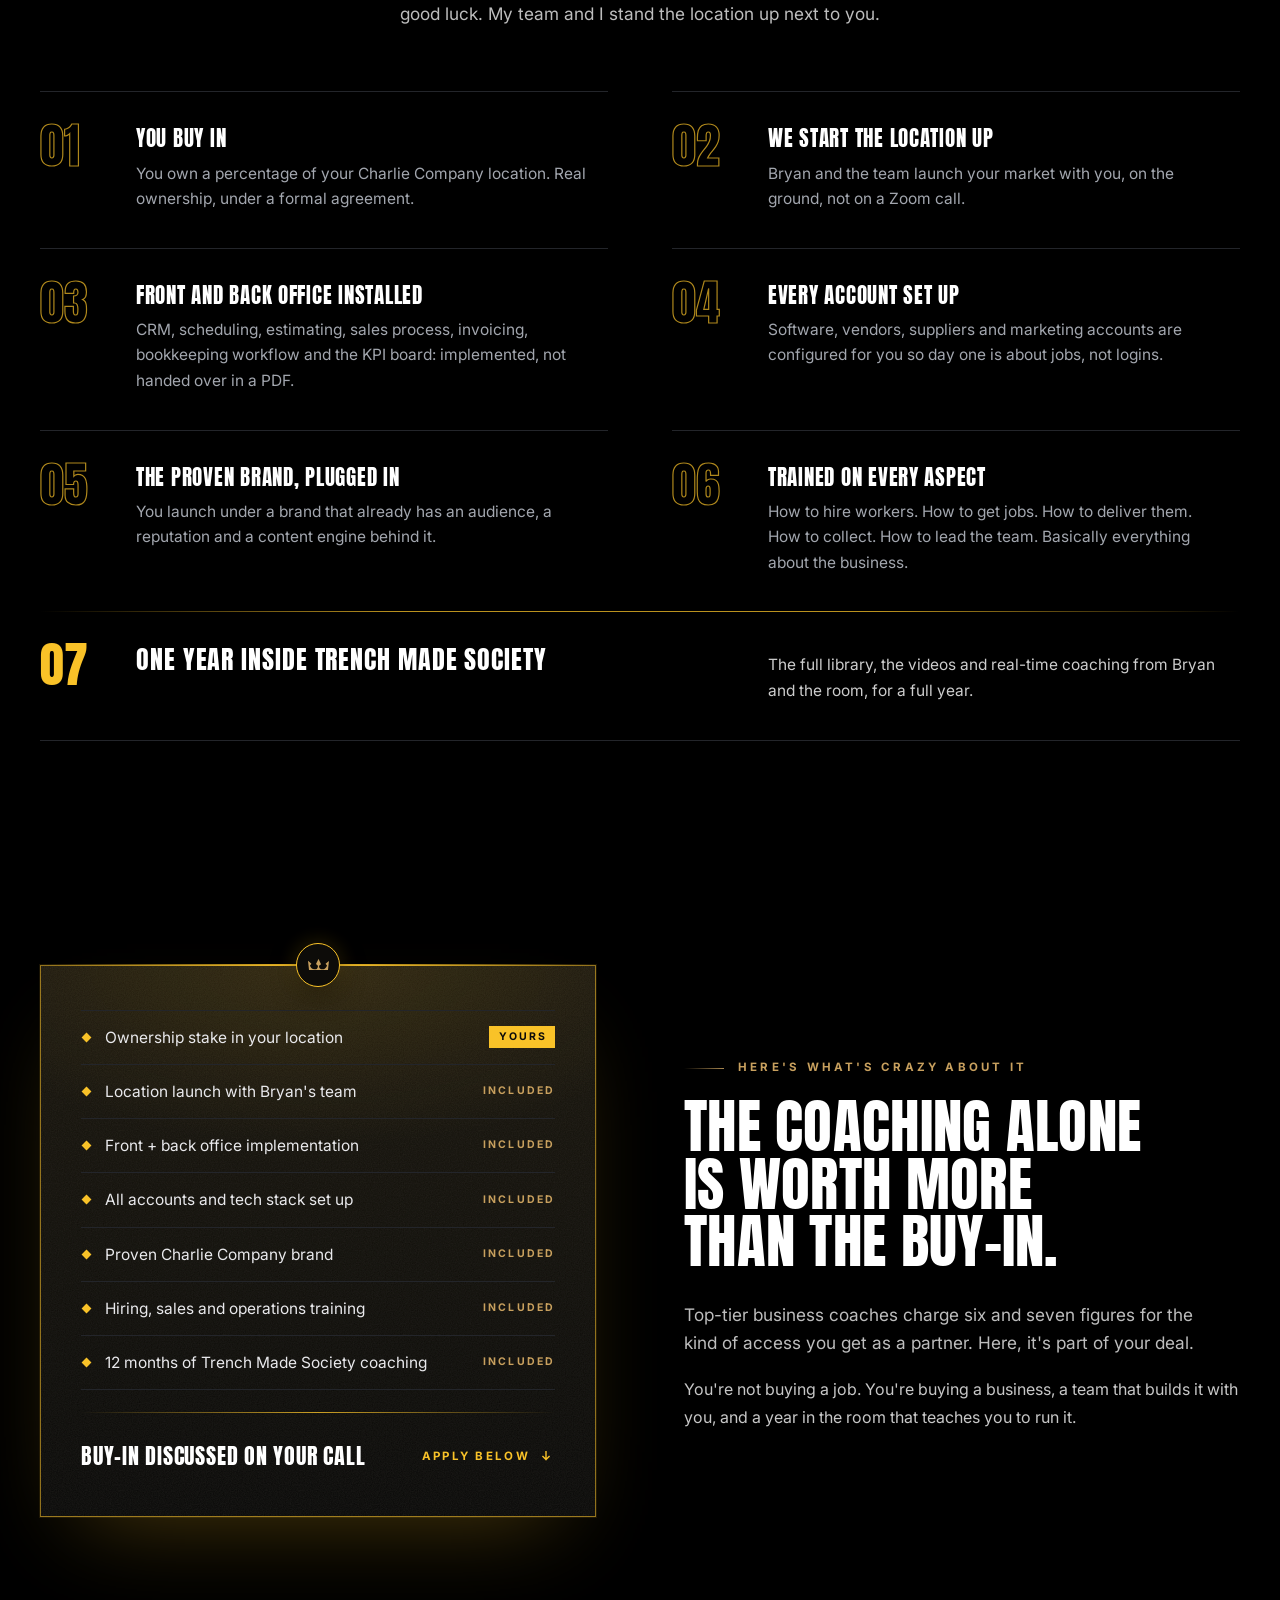
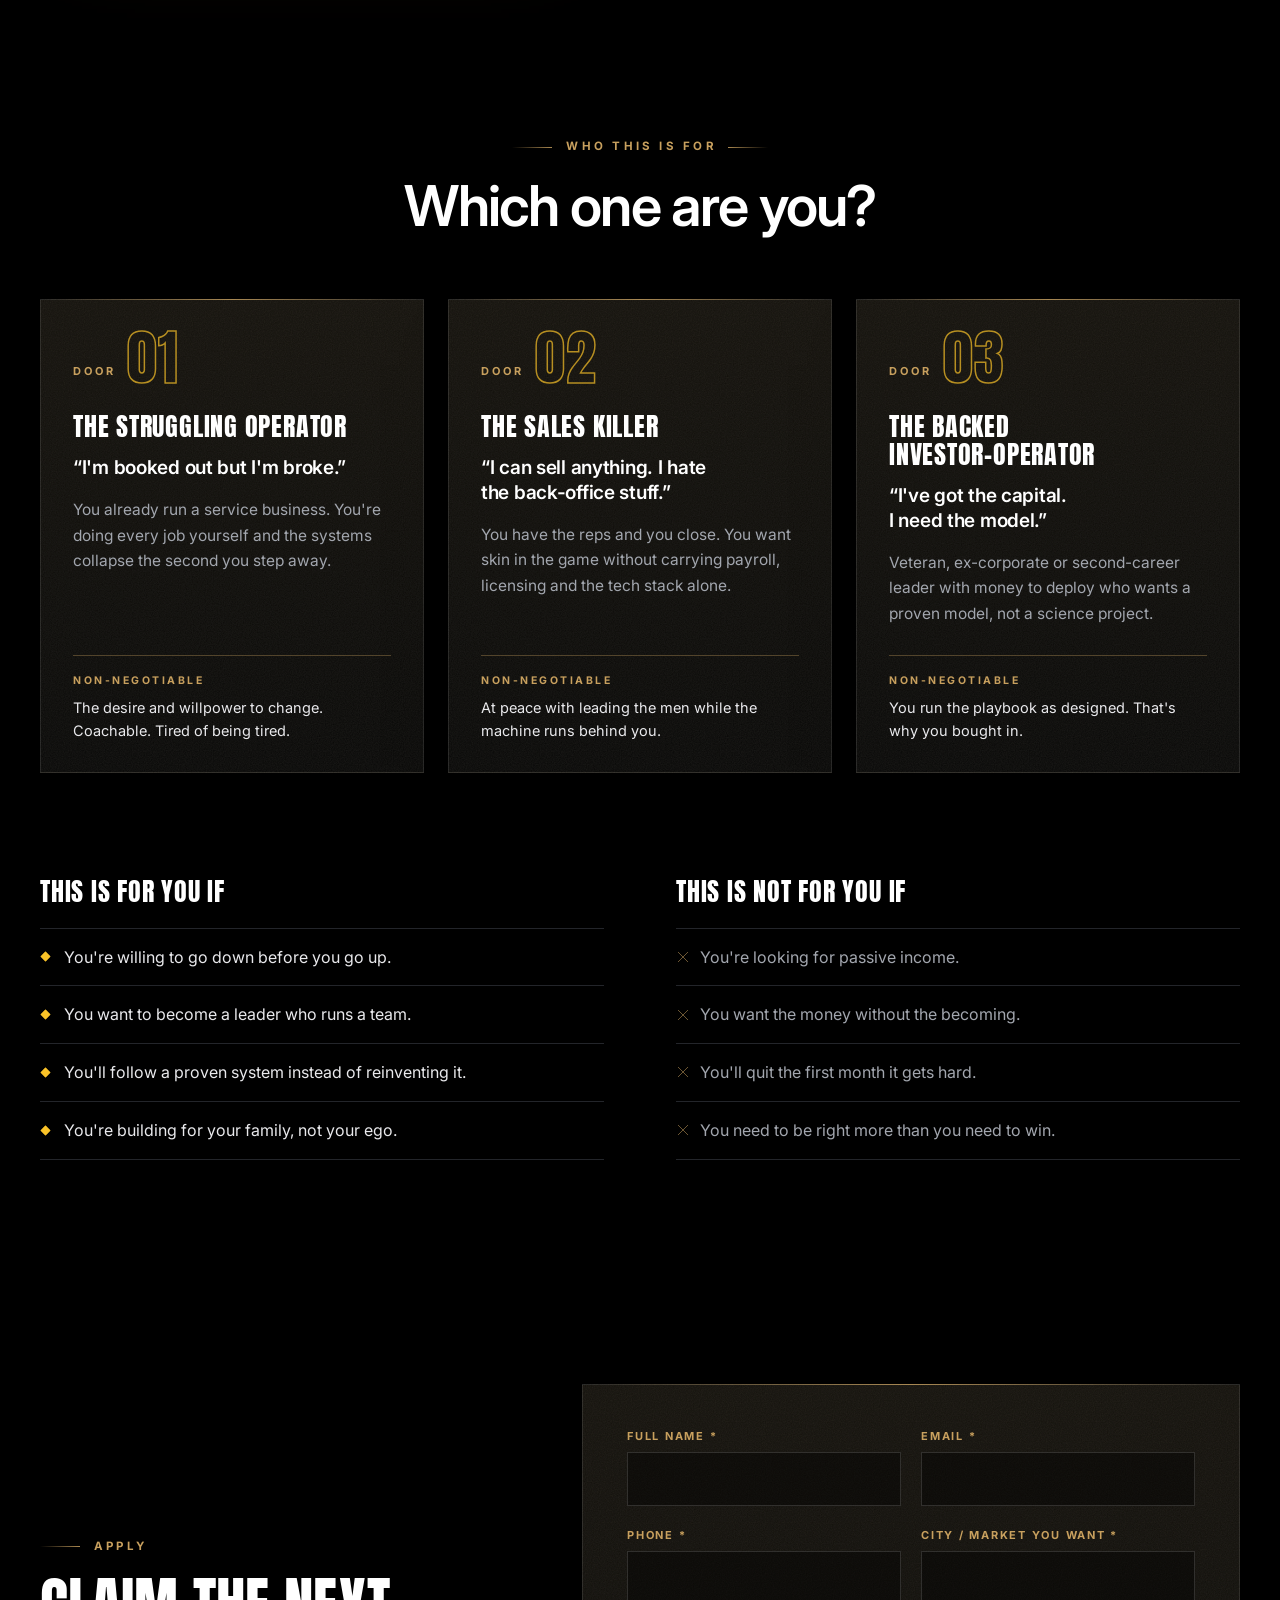
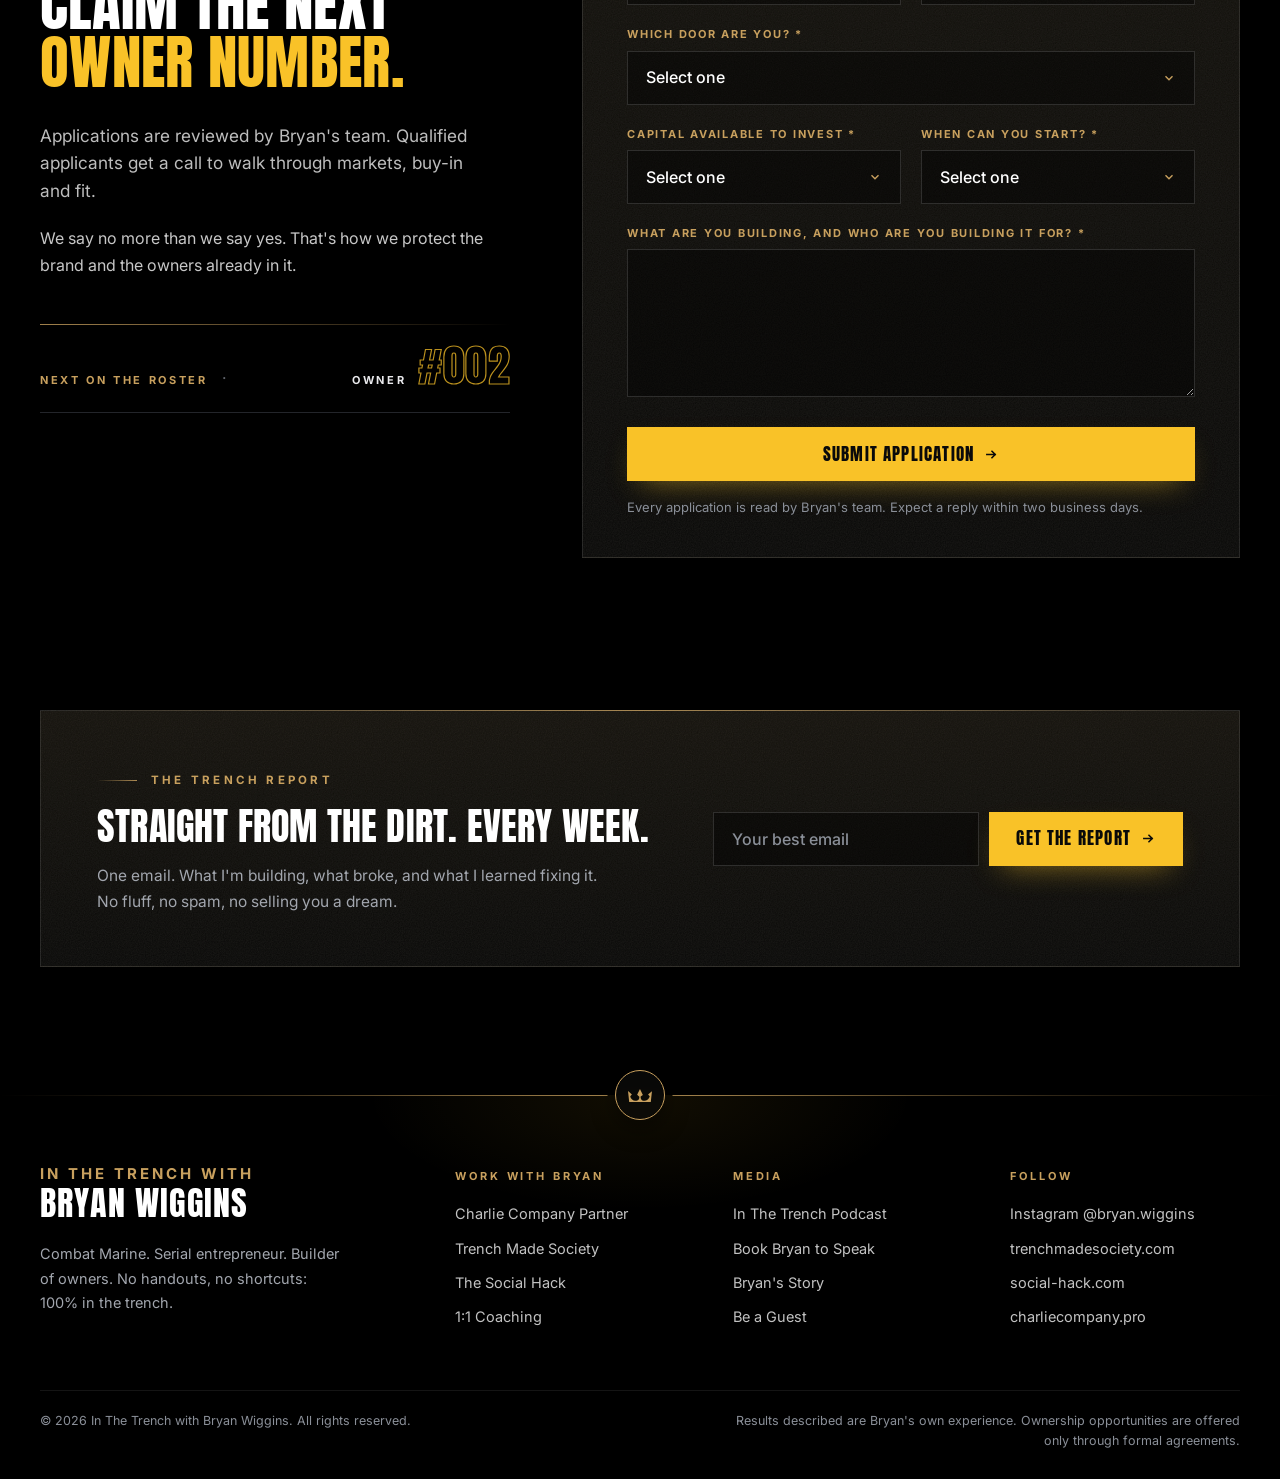
<file: charlie-company.html>
<!doctype html>
<html lang="en">
<head>
<meta charset="utf-8">
<meta name="viewport" content="width=device-width, initial-scale=1">
<title>Become a Charlie Company Partner | In The Trench with Bryan Wiggins</title>
<meta name="description" content="Buy into a Charlie Company location. Bryan's team launches it, installs the front and back office, plugs in the proven brand, and coaches you for a year inside Trench Made Society.">
<meta property="og:title" content="Become a Charlie Company Partner | In The Trench with Bryan Wiggins">
<meta property="og:description" content="Buy into a Charlie Company location. Bryan's team launches it, installs the front and back office, plugs in the proven brand, and coaches you for a year inside Trench Made Society.">
<meta property="og:image" content="img/bryan-mic-2460.jpg">
<meta name="theme-color" content="#000000">
<link rel="preconnect" href="https://fonts.googleapis.com">
<link rel="preconnect" href="https://fonts.gstatic.com" crossorigin>
<link href="https://fonts.googleapis.com/css2?family=Anton&family=Inter:wght@400;500;600;700&display=swap" rel="stylesheet">
<link rel="stylesheet" href="assets/kit.css">
<link rel="stylesheet" href="assets/site.css">
<script>document.documentElement.classList.add('js')</script>
<style>
/* ==========================================================================================
   CHARLIE COMPANY page only. Every selector is scoped under its section's own class.
   ========================================================================================== */

/* ---------- hero: centred statement over the handshake, which dissolves into the background ---------- */
.tk.cc-hero{ padding-top:136px; padding-bottom:152px; }
.tk.cc-hero .bw-atmos-img img{ opacity:.62; object-position:50% 46%; }
.tk.cc-hero .bw-atmos-img::after{ background:radial-gradient(38% 40% at 50% 54%, rgba(0,0,0,.7), rgba(0,0,0,0)); }
.tk.cc-hero .tk-fit{ margin-top:30px; }
.tk.cc-hero .tk-lead{ margin-top:34px; max-width:600px; text-wrap:balance; color:rgba(255,255,255,.86); }
.tk.cc-hero .bw-btns{ margin-top:46px; }
@media (max-width: 900px){ .tk.cc-hero{ padding-top:104px; padding-bottom:120px; } }
@media (max-width: 560px){
  .tk.cc-hero{ padding-top:80px; padding-bottom:96px; }
  .tk.cc-hero .bw-btns{ flex-direction:column; align-items:stretch; width:100%; }
}

/* ---------- Stephen: the story on the left, Bryan and his line on the right ---------- */
.tk.cc-stephen .bw-split{ align-items:center; }
.tk.cc-stephen .bw-split-a .tk-h{ max-width:11ch; }
.tk.cc-stephen .bw-split-a .tk-lead{ margin-top:30px; }
.tk.cc-stephen .bw-split-a .tk-body{ margin-top:22px; max-width:560px; }
.tk.cc-stephen .bw-quote{ margin-top:36px; }
.tk.cc-stephen .bw-quote blockquote p{ font-size:clamp(20px, 1.75vw, 24px); }
@media (max-width: 900px){
  .tk.cc-stephen .cc-stephen-side{ max-width:560px; }
}

/* ---------- the math: intro on hairline, then the two cards ---------- */
.tk.cc-math .cc-math-intro{ margin-bottom:72px; }
.tk.cc-math .cc-math-intro .tk-lead{ max-width:520px; }
@media (max-width: 900px){ .tk.cc-math .cc-math-intro{ margin-bottom:52px; } }

/* ---------- what it looks like: seven steps, the year inside the society closes the list ---------- */
.tk.cc-build .bw-head > .tk-lead{ max-width:600px; }
.tk.cc-build .bw-head .tk-acc{ display:inline-block; }   /* "We build it with you." wraps as one piece on phones */
.tk.cc-build .cc-steps{ border-bottom:.5px solid var(--tk-line); }
.tk.cc-build .cc-steps > li{ padding:34px 0 36px; }
.tk.cc-build .cc-steps p{ max-width:46ch; }
.tk.cc-build .cc-steps > li:last-child{ grid-column:1 / -1; border-top:0; }
.tk.cc-build .cc-steps > li:last-child::after{ content:""; position:absolute; left:0; right:0; top:-.5px; height:1px; pointer-events:none;
  background:linear-gradient(90deg, rgba(var(--tk-gold-rgb),0), rgba(var(--tk-gold-rgb),.75) 30%, rgba(var(--tk-gold-rgb),.75) 70%, rgba(var(--tk-gold-rgb),0)); }
.tk.cc-build .cc-steps > li:last-child::before{ color:var(--tk-gold); -webkit-text-stroke:0; }
/* the text column of 07 lines up with the right-hand column of the steps above (50% + 16px = one column of the list) */
.tk.cc-build .cc-steps > li:last-child > div{ display:grid; grid-template-columns:calc(50% + 16px) minmax(0,1fr); gap:10px 64px; align-items:baseline; }
.tk.cc-build .cc-steps > li:last-child h3{ font-size:26px; }
.tk.cc-build .cc-steps > li:last-child p{ margin-top:0; max-width:56ch; color:rgba(255,255,255,.8); }
@media (max-width: 760px){
  .tk.cc-build .cc-steps > li{ padding:28px 0 30px; }
  .tk.cc-build .cc-steps > li:last-child > div{ display:block; }
  .tk.cc-build .cc-steps > li:last-child h3{ font-size:23px; }
  .tk.cc-build .cc-steps > li:last-child p{ margin-top:10px; }
}

/* ---------- here's what's crazy: the value stack as the featured (pricing) card ---------- */
.tk.cc-crazy .cc-crazy-grid{ display:grid; grid-template-columns:repeat(2, minmax(0,1fr)); gap:48px 88px; align-items:center; }
.tk.cc-crazy .cc-crazy-text{ order:2; }
.tk.cc-crazy .cc-stack{ order:1; }
.tk.cc-crazy .tk-cap{ margin-bottom:24px; }
.tk.cc-crazy .tk-h + div{ margin-top:30px; }
.tk.cc-crazy .tk-lead{ max-width:520px; }
.tk.cc-crazy .tk-body{ margin-top:20px; max-width:560px; }
.tk.cc-crazy .cc-stack{ padding:44px 40px 36px; }
.tk.cc-crazy .cc-stack-list{ margin:0; }
.tk.cc-crazy .cc-stack-list > div{ display:flex; align-items:center; justify-content:space-between; gap:20px; padding:15px 0; border-bottom:.5px solid var(--tk-line); }
.tk.cc-crazy .cc-stack-list > div:first-child{ border-top:.5px solid var(--tk-line); }
.tk.cc-crazy .cc-stack-list dt{ position:relative; padding-left:24px; font-size:15.5px; line-height:1.5; color:var(--tk-text); text-wrap:pretty; }
.tk.cc-crazy .cc-stack-list dt::before{ content:""; position:absolute; left:2px; top:calc(.75em - 3.5px); width:7px; height:7px; background:var(--tk-gold); transform:rotate(45deg); }
.tk.cc-crazy .cc-stack-list dd{ flex:0 0 auto; margin:0; font-size:10.5px; font-weight:700; line-height:1; letter-spacing:.2em; text-transform:uppercase; color:var(--tk-ant); }
.tk.cc-crazy .cc-stack-list .is-yours dd{ padding:6px 8px 6px 10px; background:var(--tk-gold); color:#0a0a0a; }
.tk.cc-crazy .cc-stack-list > .cc-stack-total{ position:relative; margin-top:22px; padding:22px 0 2px; border:0; align-items:center; }
.tk.cc-crazy .cc-stack-total::before{ content:""; position:absolute; left:0; right:0; top:0; height:1px;
  background:linear-gradient(90deg, rgba(var(--tk-gold-rgb),0), rgba(var(--tk-gold-rgb),.8) 50%, rgba(var(--tk-gold-rgb),0)); }
.tk.cc-crazy .cc-stack-total dt{ padding:0; font-family:var(--tk-display); font-weight:400; font-size:22px; line-height:1.1; letter-spacing:.035em; text-transform:uppercase; color:#fff; text-wrap:balance; }
.tk.cc-crazy .cc-stack-total dt::before{ display:none; }
.tk.cc-crazy .cc-stack-total a{ display:inline-flex; align-items:center; gap:9px; min-height:44px; padding:0 2px; font-size:11.5px; letter-spacing:.2em; color:var(--tk-gold); transition:color .2s; }
.tk.cc-crazy .cc-stack-total a svg{ width:14px; height:14px; transition:transform .25s var(--bw-ease); }
.tk.cc-crazy .cc-stack-total a:hover{ color:#ffd24a; }
.tk.cc-crazy .cc-stack-total a:hover svg{ transform:translateY(3px); }
@media (max-width: 1180px){ .tk.cc-crazy .cc-crazy-grid{ column-gap:56px; } .tk.cc-crazy .cc-stack{ padding-left:32px; padding-right:32px; } }
@media (max-width: 1000px){
  .tk.cc-crazy .cc-crazy-grid{ grid-template-columns:1fr; gap:56px; }
  .tk.cc-crazy .cc-crazy-text{ order:1; max-width:680px; }
  .tk.cc-crazy .cc-stack{ order:2; width:100%; max-width:640px; }
}
@media (max-width: 560px){
  .tk.cc-crazy .cc-stack{ padding:40px 20px 28px; }
  .tk.cc-crazy .cc-stack-list > div{ gap:14px; }
  .tk.cc-crazy .cc-stack-list dt{ font-size:15px; padding-left:20px; }
  .tk.cc-crazy .cc-stack-list dd{ letter-spacing:.16em; }
  .tk.cc-crazy .cc-stack-list > .cc-stack-total{ flex-direction:column; align-items:flex-start; gap:6px; }
  .tk.cc-crazy .cc-stack-total dt{ font-size:21px; }
}
@media (prefers-reduced-motion: reduce){
  .tk.cc-crazy .cc-stack-total a svg{ transition:none; }
  .tk.cc-crazy .cc-stack-total a:hover svg{ transform:none; }
}

/* ---------- who this is for: three doors, then the fit ---------- */
.tk.cc-doors .cc-doors-q{ font-size:clamp(36px, 4.4vw, 60px); letter-spacing:-.03em; line-height:1.04; }
.tk.cc-doors .cc-door-grid{ display:grid; grid-template-columns:repeat(3, minmax(0,1fr)); gap:24px; align-items:stretch; }
.tk.cc-doors .cc-door{ display:flex; flex-direction:column; align-items:flex-start; padding:34px 32px 30px; }
.tk.cc-doors .cc-door-n{ display:flex; align-items:flex-end; gap:12px; }
.tk.cc-doors .cc-door-w{ padding-bottom:5px; font-size:11px; font-weight:700; line-height:1; letter-spacing:.26em; text-transform:uppercase; color:var(--tk-ant); }
.tk.cc-doors .cc-door-n .tk-num{ font-size:60px; }
.tk.cc-doors .cc-door h3{ margin-top:30px; }
.tk.cc-doors .cc-door-says{ margin-top:16px; font-size:19px; font-weight:600; line-height:1.3; letter-spacing:-.015em; color:#fff; text-wrap:balance; }
.tk.cc-doors .cc-door-p{ margin-top:16px; font-size:15.5px; line-height:1.65; color:var(--tk-dim); text-wrap:pretty; }
.tk.cc-doors .cc-door-fit{ width:100%; margin-top:auto; padding-top:28px; }
.tk.cc-doors .cc-door-fit > p{ font-size:14.5px; line-height:1.6; color:var(--tk-text); text-wrap:pretty; }
.tk.cc-doors .cc-door-fit > .cc-door-fit-l{ display:flex; align-items:center; gap:12px; margin-bottom:10px; padding-top:20px; border-top:.5px solid rgba(var(--tk-ant-rgb),.35);
  font-size:10.5px; font-weight:700; line-height:1; letter-spacing:.24em; text-transform:uppercase; color:var(--tk-ant); }
.tk.cc-doors .cc-fit{ margin-top:104px; gap:48px 72px; }
.tk.cc-doors .cc-fit h3{ margin-bottom:22px; }
.tk.cc-doors .cc-fit .tk-list li{ font-size:16px; padding-top:16px; padding-bottom:16px; }
.tk.cc-doors .cc-fit .tk-list--ruled li::before{ top:calc(16px + .775em - 3.5px); }
.tk.cc-doors .cc-fit .tk-list--ruled.tk-list--no li::before{ top:calc(16px + .775em - 5px); }
@media (max-width: 1000px){
  .tk.cc-doors .cc-door-grid{ grid-template-columns:1fr; max-width:640px; margin:0 auto; }
  .tk.cc-doors .cc-door{ padding:30px 28px 28px; }
  .tk.cc-doors .cc-door-fit{ padding-top:24px; }
  .tk.cc-doors .cc-fit{ margin-top:80px; }
}
@media (max-width: 560px){
  .tk.cc-doors .cc-door{ padding:28px 20px 24px; }
  .tk.cc-doors .cc-door-n .tk-num{ font-size:52px; }
  .tk.cc-doors .cc-door h3{ margin-top:24px; }
  .tk.cc-doors .cc-fit{ margin-top:72px; }
}

/* ---------- apply: the case on the left, the application on the right ---------- */
.tk.cc-apply .cc-apply-grid{ display:grid; grid-template-columns:minmax(0,5fr) minmax(0,7fr); gap:48px 72px; align-items:center; }
.tk.cc-apply .tk-cap{ margin-bottom:24px; }
.tk.cc-apply .tk-h + div{ margin-top:30px; }
.tk.cc-apply .tk-body{ margin-top:20px; }
.tk.cc-apply .cc-next{ position:relative; display:flex; align-items:baseline; flex-wrap:wrap; gap:8px 14px; margin-top:44px; padding:22px 0; border-bottom:.5px solid var(--tk-line); }
.tk.cc-apply .cc-next::before{ content:""; position:absolute; left:0; right:0; top:0; height:1px; background:linear-gradient(90deg, rgba(var(--tk-ant-rgb),.8), rgba(var(--tk-ant-rgb),0)); }
.tk.cc-apply .cc-next-l{ font-size:11px; font-weight:700; line-height:1; letter-spacing:.24em; text-transform:uppercase; color:var(--tk-ant); }
.tk.cc-apply .cc-next > i{ font-style:normal; color:var(--tk-faint); }
.tk.cc-apply .cc-next-o{ display:inline-flex; align-items:baseline; gap:12px; margin-left:auto; font-size:11px; font-weight:700; line-height:1; letter-spacing:.24em; text-transform:uppercase; color:var(--tk-text); }
.tk.cc-apply .cc-next-o b{ font-family:var(--tk-display); font-weight:400; font-size:44px; line-height:.9; letter-spacing:.01em; color:transparent; -webkit-text-stroke:1.2px rgba(var(--tk-gold-rgb),.75); }
.tk.cc-apply .cc-form-card{ padding:44px 44px 40px; }
.tk.cc-apply .bw-field > label{ letter-spacing:.16em; }
.tk.cc-apply .bw-form-act{ display:flex; }
/* the confirmation replaces the form inside the card: no second frame */
.tk.cc-apply .cc-form-card .bw-ok{ padding:4px 0; border:0; background:none; font-size:16.5px; }
.tk.cc-apply .cc-form-card .bw-ok b{ margin-bottom:6px; font-size:18px; }
.tk.cc-apply .bw-form-act .tk-btn{ flex:1 1 auto; }
@media (max-width: 1080px){
  .tk.cc-apply .cc-apply-grid{ grid-template-columns:1fr; gap:56px; }
  .tk.cc-apply .cc-apply-text{ max-width:680px; }
  .tk.cc-apply .cc-form-card{ width:100%; max-width:760px; }
}
@media (max-width: 560px){
  .tk.cc-apply .cc-form-card{ padding:36px 20px 28px; }
  .tk.cc-apply .cc-next-o b{ font-size:38px; }
}
</style>
</head>
<body>
<canvas id="bw-particles" aria-hidden="true"></canvas>
<a class="bw-skip" href="#main">Skip to content</a>

<!-- ============ SHELL: announcement bar + header (copy to every page; set aria-current on that page's nav link) ============ -->
<div class="bw-top" id="top"><a href="charlie-company.html#apply">Now accepting Charlie Company partner applications<svg viewBox="0 0 16 16" aria-hidden="true" focusable="false"><path d="M3 8h9M8.5 4.5 12 8l-3.5 3.5" fill="none" stroke="currentColor" stroke-width="1.6" stroke-linecap="square"/></svg></a></div>
<header class="bw-hdr">
  <div class="bw-hdr-in">
    <a class="bw-brand tk-fit" href="index.html" aria-label="In The Trench with Bryan Wiggins, home"><span class="bw-brand-sm" style="--k:15.6">In The Trench with</span><span class="bw-brand-lg" style="--k:6.4">Bryan Wiggins</span></a>
    <nav class="bw-nav" id="bw-nav" aria-label="Primary">
      <a href="story.html">Story</a>
      <a href="charlie-company.html" aria-current="page">Charlie Company</a>
      <a href="trench-made-society.html">Trench Made</a>
      <a href="social-hack.html">Social Hack</a>
      <a href="podcast.html">Podcast</a>
      <a href="speaking.html">Speaking</a>
      <a href="coaching.html">Coaching</a>
      <a class="bw-nav-cta" href="index.html#work">Work With Bryan<svg viewBox="0 0 16 16" aria-hidden="true" focusable="false"><path d="M3 8h9M8.5 4.5 12 8l-3.5 3.5" fill="none" stroke="currentColor" stroke-width="1.6" stroke-linecap="square"/></svg></a>
    </nav>
    <a class="bw-cta" href="index.html#work">Work With Bryan<svg viewBox="0 0 16 16" aria-hidden="true" focusable="false"><path d="M3 8h9M8.5 4.5 12 8l-3.5 3.5" fill="none" stroke="currentColor" stroke-width="1.6" stroke-linecap="square"/></svg></a>
    <button class="bw-menu-btn" type="button" aria-expanded="false" aria-controls="bw-nav" aria-label="Open menu"><span></span><span></span></button>
  </div>
</header>
<!-- ============ /SHELL ============ -->

<main id="main">

<!-- hero -->
<section class="tk bw-atmos cc-hero" aria-labelledby="hero-h">
  <div class="bw-atmos-img" aria-hidden="true"><img src="img/partners.webp" alt="" width="1100" height="733" fetchpriority="high" decoding="async"></div>
  <div class="tk-wrap bw-center">
    <p class="tk-cap tk-cap--long tk-rise">Charlie Company&nbsp;· Partner program</p>
    <h1 id="hero-h" class="tk-h tk-fit tk-rise" style="--fit-w:880px;--d:1"><span style="--k:9.4">Stop trading hours.</span><span class="tk-acc" style="--k:7.7">Start owning it.</span></h1>
    <p class="tk-lead tk-rise" style="--d:2">Charlie Company exists to give working men a real fighting chance at running and owning a business. You buy in. We build it with you. You become the owner.</p>
    <div class="bw-btns bw-btns--center tk-rise" style="--d:3">
      <a class="tk-btn tk-btn--solid" href="#apply">Apply to Partner<svg viewBox="0 0 16 16" aria-hidden="true" focusable="false"><path d="M3 8h9M8.5 4.5 12 8l-3.5 3.5" fill="none" stroke="currentColor" stroke-width="1.6" stroke-linecap="square"/></svg></a>
      <a class="tk-btn" href="#stephen">Read Stephen's story<svg viewBox="0 0 16 16" aria-hidden="true" focusable="false"><path d="M3 8h9M8.5 4.5 12 8l-3.5 3.5" fill="none" stroke="currentColor" stroke-width="1.6" stroke-linecap="square"/></svg></a>
    </div>
  </div>
</section>

<!-- owner #001: Stephen -->
<section class="tk cc-stephen" id="stephen" aria-labelledby="stephen-h">
  <div class="tk-wrap bw-split bw-split--wide-a">
    <div class="bw-split-a">
      <p class="tk-cap tk-cap--left tk-rise">Owner #001&nbsp;· Stephen Daniels</p>
      <h2 id="stephen-h" class="tk-h tk-h--l tk-rise" style="--d:1">He sold everything in Wisconsin.</h2>
      <div class="tk-rise" style="--d:2">
        <p class="tk-lead">Stephen is my war brother. Certified master mechanic. Top-tier professional truck driver. Good at everything he touched.</p>
        <div class="tk-body">
          <p>He thought he was already at the bottom. He wasn't. He was living a comfortable life: no risk, no reward, and the results he had were a reflection of that. I showed him that.</p>
          <p>So he sold it all, left Wisconsin, and invested heavily into owning Charlie Company Nashville. He chose to go down so he could finally go up.</p>
        </div>
      </div>
    </div>
    <div class="bw-split-b cc-stephen-side">
      <figure class="bw-plate tk-rise" style="--d:2">
        <span class="bw-plate-corners" aria-hidden="true"></span>
        <span class="tk-medal" aria-hidden="true"><svg viewBox="0 0 354 197" focusable="false"><path fill="currentColor" d="M176.7 1L178.1 2L219.8 87L186.5 112L186.6 126L189.6 142L194.7 153L202.1 162L213 169.5L224 173.3L233 174.6L248 174.4L265 171.2L282 163.2L299.3 148L312.2 129L320.7 108L295.6 80L353 32.1L353.3 38L335.7 196L19 196.1L18 195.1L.7 38L.9 31L57.7 80L33.5 108L36.7 120L41.7 132L53 148.6L66 160.3L83 169.3L105 174.4L125 174.2L137 171.3L150 163.4L158 154L164.3 140L166.3 131L167 113L134.8 86Z"/></svg></span>
        <div class="bw-photo bw-photo--trim" style="--ar:5 / 6">
          <img src="img/bryan-mic-2460.jpg" alt="Bryan Wiggins speaking at the microphone on the In The Trench podcast" width="960" height="1080" loading="lazy" decoding="async" style="object-position:50% 30%">
        </div>
      </figure>
      <figure class="bw-quote tk-rise" style="--d:3">
        <blockquote><p>&ldquo;You have to go down before you go up. Comfortable is the most expensive place a man can live.&rdquo;</p></blockquote>
        <figcaption>Bryan Wiggins</figcaption>
      </figure>
    </div>
  </div>
</section>

<!-- the math nobody teaches you -->
<section class="tk cc-math" aria-labelledby="math-h">
  <div class="tk-wrap">
    <div class="bw-intro cc-math-intro">
      <div>
        <p class="tk-cap tk-cap--left tk-rise">The math nobody teaches you</p>
        <h2 id="math-h" class="tk-h tk-h--l tk-rise" style="--d:1">A great tradesman is only valuable <em class="tk-acc">while he's working.</em></h2>
      </div>
      <p class="tk-lead tk-rise" style="--d:2">Stephen was building himself into the best mechanic and the best driver he could be. Respectable. But the second he stops, the value stops. Build out a location instead: learn to run a business and lead a team, and you build something that pays you whether or not you're the one holding the wrench.</p>
    </div>
    <div class="bw-compare">
      <article class="tk-card tk-card--quiet tk-rise" style="--d:2" aria-labelledby="lin-h">
        <div class="bw-compare-top"><span class="tk-badge">The way most guys do it</span><h3 id="lin-h" class="tk-h tk-h--s">Linear Value</h3></div>
        <p class="bw-compare-sub">You get paid when you work. You stop, the money stops.</p>
        <svg class="bw-compare-chart" viewBox="0 0 300 110" preserveAspectRatio="none" aria-hidden="true" focusable="false"><line class="base" x1="0" y1="100" x2="300" y2="100"/><path class="grey" d="M0,100 L60,78 L60,100 L120,78 L120,100 L180,78 L180,100 L240,78 L240,100 L300,78"/></svg>
        <ul class="tk-list tk-list--ruled tk-list--no tk-list--muted">
          <li><b>Certified master mechanic.</b> Valuable, while you're under the hood.</li>
          <li><b>Top-tier truck driver.</b> Valuable, while you're behind the wheel.</li>
          <li><b>Chases the better offer.</b> More hours, same ceiling.</li>
          <li><b>Never becomes.</b> Thirty years of reps, zero equity.</li>
        </ul>
      </article>
      <article class="tk-card tk-card--gold tk-rise" style="--d:3" aria-labelledby="exp-h">
        <span class="tk-medal" aria-hidden="true"><svg viewBox="0 0 354 197" focusable="false"><path fill="currentColor" d="M176.7 1L178.1 2L219.8 87L186.5 112L186.6 126L189.6 142L194.7 153L202.1 162L213 169.5L224 173.3L233 174.6L248 174.4L265 171.2L282 163.2L299.3 148L312.2 129L320.7 108L295.6 80L353 32.1L353.3 38L335.7 196L19 196.1L18 195.1L.7 38L.9 31L57.7 80L33.5 108L36.7 120L41.7 132L53 148.6L66 160.3L83 169.3L105 174.4L125 174.2L137 171.3L150 163.4L158 154L164.3 140L166.3 131L167 113L134.8 86Z"/></svg></span>
        <div class="bw-compare-top"><span class="tk-badge tk-badge--solid">The trench way</span><h3 id="exp-h" class="tk-h tk-h--s tk-acc">Exponential Value</h3></div>
        <p class="bw-compare-sub">Build it right once. Reap it for the rest of your life.</p>
        <svg class="bw-compare-chart" viewBox="0 0 300 110" preserveAspectRatio="none" aria-hidden="true" focusable="false"><defs><linearGradient id="bwCmpFill" x1="0" x2="0" y1="0" y2="1"><stop offset="0" stop-color="#F9C228" stop-opacity=".2"/><stop offset="1" stop-color="#F9C228" stop-opacity="0"/></linearGradient></defs><line class="base" x1="0" y1="100" x2="300" y2="100"/><path class="area" d="M0,100 C80,100 120,96 170,82 C220,66 255,40 300,6 L300,100 Z"/><path class="gold" d="M0,100 C80,100 120,96 170,82 C220,66 255,40 300,6"/></svg>
        <ul class="tk-list tk-list--ruled tk-list--solid">
          <li><b>A team of people</b> who show up without you.</li>
          <li><b>Operating procedures</b> that run the day.</li>
          <li><b>Systems and processes</b> that don't need you on every job.</li>
          <li><b>An asset with your name on it</b>: that's how wealth is built.</li>
        </ul>
      </article>
    </div>
  </div>
</section>

<!-- what it looks like -->
<section class="tk cc-build" aria-labelledby="build-h">
  <div class="tk-wrap">
    <div class="bw-head bw-head--center">
      <p class="tk-cap tk-rise">What it looks like</p>
      <h2 id="build-h" class="tk-h tk-h--l tk-rise" style="--d:1">You buy in. <em class="tk-acc">We build it with you.</em></h2>
      <p class="tk-lead tk-rise" style="--d:2">This is not a franchise where you get a binder and a logo and good luck. My team and I stand the location up next to you.</p>
    </div>
    <ol class="bw-steps cc-steps tk-rise" style="--d:3">
      <li><div><h3>You buy in</h3><p>You own a percentage of your Charlie Company location. Real ownership, under a formal agreement.</p></div></li>
      <li><div><h3>We start the location up</h3><p>Bryan and the team launch your market with you, on the ground, not on a Zoom call.</p></div></li>
      <li><div><h3>Front and back office installed</h3><p>CRM, scheduling, estimating, sales process, invoicing, bookkeeping workflow and the KPI board: implemented, not handed over in a PDF.</p></div></li>
      <li><div><h3>Every account set up</h3><p>Software, vendors, suppliers and marketing accounts are configured for you so day one is about jobs, not logins.</p></div></li>
      <li><div><h3>The proven brand, plugged in</h3><p>You launch under a brand that already has an audience, a reputation and a content engine behind it.</p></div></li>
      <li><div><h3>Trained on every aspect</h3><p>How to hire workers. How to get jobs. How to deliver them. How to collect. How to lead the team. Basically everything about the business.</p></div></li>
      <li><div><h3>One year inside Trench Made Society</h3><p>The full library, the videos and real-time coaching from Bryan and the room, for a full year.</p></div></li>
    </ol>
  </div>
</section>

<!-- here's what's crazy about it -->
<section class="tk cc-crazy" aria-labelledby="crazy-h">
  <div class="tk-wrap cc-crazy-grid">
    <div class="cc-crazy-text">
      <p class="tk-cap tk-cap--left tk-rise">Here's what's crazy about it</p>
      <h2 id="crazy-h" class="tk-h tk-h--l tk-rise" style="--d:1">The coaching alone is worth more than the buy-in.</h2>
      <div class="tk-rise" style="--d:2">
        <p class="tk-lead">Top-tier business coaches charge six and seven figures for the kind of access you get as a partner. Here, it's part of your deal.</p>
        <div class="tk-body"><p>You're not buying a job. You're buying a business, a team that builds it with you, and a year in the room that teaches you to run it.</p></div>
      </div>
    </div>
    <div class="tk-card tk-card--gold cc-stack tk-rise" style="--d:2">
      <span class="tk-medal" aria-hidden="true"><svg viewBox="0 0 354 197" focusable="false"><path fill="currentColor" d="M176.7 1L178.1 2L219.8 87L186.5 112L186.6 126L189.6 142L194.7 153L202.1 162L213 169.5L224 173.3L233 174.6L248 174.4L265 171.2L282 163.2L299.3 148L312.2 129L320.7 108L295.6 80L353 32.1L353.3 38L335.7 196L19 196.1L18 195.1L.7 38L.9 31L57.7 80L33.5 108L36.7 120L41.7 132L53 148.6L66 160.3L83 169.3L105 174.4L125 174.2L137 171.3L150 163.4L158 154L164.3 140L166.3 131L167 113L134.8 86Z"/></svg></span>
      <dl class="cc-stack-list">
        <div class="is-yours"><dt>Ownership stake in your location</dt><dd>Yours</dd></div>
        <div><dt>Location launch with Bryan's team</dt><dd>Included</dd></div>
        <div><dt>Front + back office implementation</dt><dd>Included</dd></div>
        <div><dt>All accounts and tech stack set up</dt><dd>Included</dd></div>
        <div><dt>Proven Charlie Company brand</dt><dd>Included</dd></div>
        <div><dt>Hiring, sales and operations training</dt><dd>Included</dd></div>
        <div><dt>12 months of Trench Made Society coaching</dt><dd>Included</dd></div>
        <div class="cc-stack-total"><dt>Buy-in discussed on your call</dt><dd><a href="#apply">Apply below<svg viewBox="0 0 16 16" aria-hidden="true" focusable="false"><path d="M8 3v9M4.5 8.5 8 12l3.5-3.5" fill="none" stroke="currentColor" stroke-width="1.6" stroke-linecap="square"/></svg></a></dd></div>
      </dl>
    </div>
  </div>
</section>

<!-- who this is for -->
<section class="tk cc-doors" aria-labelledby="doors-h">
  <div class="tk-wrap">
    <div class="bw-head bw-head--center">
      <p class="tk-cap tk-rise">Who this is for</p>
      <h2 id="doors-h" class="tk-q cc-doors-q tk-rise" style="--d:1">Which one are you?</h2>
    </div>
    <div class="cc-door-grid">
      <article class="tk-card cc-door tk-rise" style="--d:2" aria-labelledby="door1-h">
        <p class="cc-door-n"><span class="cc-door-w">Door</span> <span class="tk-num">01</span></p>
        <h3 id="door1-h" class="tk-h tk-h--s">The Struggling Operator</h3>
        <p class="cc-door-says">&ldquo;I'm booked out but I'm broke.&rdquo;</p>
        <p class="cc-door-p">You already run a service business. You're doing every job yourself and the systems collapse the second you step away.</p>
        <div class="cc-door-fit"><p class="cc-door-fit-l">Non-negotiable</p> <p>The desire and willpower to change. Coachable. Tired of being tired.</p></div>
      </article>
      <article class="tk-card cc-door tk-rise" style="--d:3" aria-labelledby="door2-h">
        <p class="cc-door-n"><span class="cc-door-w">Door</span> <span class="tk-num">02</span></p>
        <h3 id="door2-h" class="tk-h tk-h--s">The Sales Killer</h3>
        <p class="cc-door-says">&ldquo;I can sell anything. I hate the back-office stuff.&rdquo;</p>
        <p class="cc-door-p">You have the reps and you close. You want skin in the game without carrying payroll, licensing and the tech stack alone.</p>
        <div class="cc-door-fit"><p class="cc-door-fit-l">Non-negotiable</p> <p>At peace with leading the men while the machine runs behind you.</p></div>
      </article>
      <article class="tk-card cc-door tk-rise" style="--d:4" aria-labelledby="door3-h">
        <p class="cc-door-n"><span class="cc-door-w">Door</span> <span class="tk-num">03</span></p>
        <h3 id="door3-h" class="tk-h tk-h--s">The Backed Investor-Operator</h3>
        <p class="cc-door-says">&ldquo;I've got the capital. I need the model.&rdquo;</p>
        <p class="cc-door-p">Veteran, ex-corporate or second-career leader with money to deploy who wants a proven model, not a science project.</p>
        <div class="cc-door-fit"><p class="cc-door-fit-l">Non-negotiable</p> <p>You run the playbook as designed. That's why you bought in.</p></div>
      </article>
    </div>

    <div class="bw-fit cc-fit">
      <div class="tk-rise" style="--d:1">
        <h3 class="tk-h tk-h--s">This is for you if</h3>
        <ul class="tk-list tk-list--ruled tk-list--solid">
          <li>You're willing to go down before you go up.</li>
          <li>You want to become a leader who runs a team.</li>
          <li>You'll follow a proven system instead of reinventing it.</li>
          <li>You're building for your family, not your ego.</li>
        </ul>
      </div>
      <div class="tk-rise" style="--d:2">
        <h3 class="tk-h tk-h--s">This is not for you if</h3>
        <ul class="tk-list tk-list--ruled tk-list--no tk-list--muted">
          <li>You're looking for passive income.</li>
          <li>You want the money without the becoming.</li>
          <li>You'll quit the first month it gets hard.</li>
          <li>You need to be right more than you need to win.</li>
        </ul>
      </div>
    </div>
  </div>
</section>

<!-- apply -->
<section class="tk cc-apply" id="apply" aria-labelledby="apply-h">
  <div class="tk-wrap cc-apply-grid">
    <div class="cc-apply-text">
      <p class="tk-cap tk-cap--left tk-rise">Apply</p>
      <h2 id="apply-h" class="tk-h tk-h--l tk-rise" style="--d:1">Claim the next <em class="tk-acc">owner number.</em></h2>
      <div class="tk-rise" style="--d:2">
        <p class="tk-lead">Applications are reviewed by Bryan's team. Qualified applicants get a call to walk through markets, buy-in and fit.</p>
        <div class="tk-body"><p>We say no more than we say yes. That's how we protect the brand and the owners already in it.</p></div>
      </div>
      <p class="cc-next tk-rise" style="--d:3"><span class="cc-next-l">Next on the roster</span><i aria-hidden="true">·</i><span class="cc-next-o">Owner <b>#002</b></span></p>
    </div>
    <div class="tk-card cc-form-card tk-rise" style="--d:2">
      <!-- TODO GHL form -->
      <form class="bw-form" data-form="partner" novalidate>
        <div class="bw-form-grid">
          <div class="bw-field">
            <label for="partner-name">Full name *</label>
            <input class="bw-input" id="partner-name" type="text" name="name" required autocomplete="name" aria-describedby="partner-name-err">
            <p class="bw-err" id="partner-name-err">Required.</p>
          </div>
          <div class="bw-field">
            <label for="partner-email">Email *</label>
            <input class="bw-input" id="partner-email" type="email" name="email" required autocomplete="email" aria-describedby="partner-email-err">
            <p class="bw-err" id="partner-email-err">Required.</p>
          </div>
          <div class="bw-field">
            <label for="partner-phone">Phone *</label>
            <input class="bw-input" id="partner-phone" type="tel" name="phone" required autocomplete="tel" aria-describedby="partner-phone-err">
            <p class="bw-err" id="partner-phone-err">Required.</p>
          </div>
          <div class="bw-field">
            <label for="partner-city">City / market you want *</label>
            <input class="bw-input" id="partner-city" type="text" name="city" required aria-describedby="partner-city-err">
            <p class="bw-err" id="partner-city-err">Required.</p>
          </div>
          <div class="bw-field bw-field--full">
            <label for="partner-door">Which door are you? *</label>
            <select class="bw-input" id="partner-door" name="door" required aria-describedby="partner-door-err">
              <option value="">Select one</option>
              <option>The Struggling Operator</option>
              <option>The Sales Killer</option>
              <option>The Backed Investor-Operator</option>
              <option>Not sure yet</option>
            </select>
            <p class="bw-err" id="partner-door-err">Required.</p>
          </div>
          <div class="bw-field">
            <label for="partner-capital">Capital available to invest *</label>
            <select class="bw-input" id="partner-capital" name="capital" required aria-describedby="partner-capital-err">
              <option value="">Select one</option>
              <option>Under $25K</option>
              <option>$25K-$50K</option>
              <option>$50K-$100K</option>
              <option>$100K-$250K</option>
              <option>$250K+</option>
            </select>
            <p class="bw-err" id="partner-capital-err">Required.</p>
          </div>
          <div class="bw-field">
            <label for="partner-timeline">When can you start? *</label>
            <select class="bw-input" id="partner-timeline" name="timeline" required aria-describedby="partner-timeline-err">
              <option value="">Select one</option>
              <option>Within 30 days</option>
              <option>1-3 months</option>
              <option>3-6 months</option>
              <option>6+ months</option>
            </select>
            <p class="bw-err" id="partner-timeline-err">Required.</p>
          </div>
          <div class="bw-field bw-field--full">
            <label for="partner-why">What are you building, and who are you building it for? *</label>
            <textarea class="bw-input" id="partner-why" name="why" required aria-describedby="partner-why-err"></textarea>
            <p class="bw-err" id="partner-why-err">Required.</p>
          </div>
        </div>
        <div class="bw-form-act"><button class="tk-btn tk-btn--solid" type="submit">Submit Application<svg viewBox="0 0 16 16" aria-hidden="true" focusable="false"><path d="M3 8h9M8.5 4.5 12 8l-3.5 3.5" fill="none" stroke="currentColor" stroke-width="1.6" stroke-linecap="square"/></svg></button></div>
        <p class="bw-form-note">Every application is read by Bryan's team. Expect a reply within two business days.</p>
      </form>
      <div class="bw-ok" id="partner-ok" tabindex="-1" hidden><div><b>Application received.</b>Bryan's team will review it and reach out within two business days. Start watching the podcast while you wait.</div></div>
    </div>
  </div>
</section>

</main>

<!-- ============ SHELL: the Trench Report + footer (copy to every page unchanged) ============ -->
<section class="tk bw-report" aria-labelledby="tr-h">
  <div class="tk-wrap">
    <div class="tk-card bw-report-card">
      <div>
        <p class="tk-cap tk-cap--left">The Trench Report</p>
        <h2 id="tr-h" class="tk-h tk-h--m">Straight from the dirt. Every week.</h2>
        <p class="bw-report-text">One email. What I'm building, what broke, and what I learned fixing it. No fluff, no spam, no selling you a dream.</p>
      </div>
      <div>
        <!-- TODO GHL form -->
        <form class="bw-form" data-form="report" novalidate>
          <div class="bw-field">
            <label class="bw-sr" for="tr-email">Email</label>
            <div class="bw-inline">
              <input class="bw-input" id="tr-email" type="email" name="email" placeholder="Your best email" required autocomplete="email" aria-describedby="tr-email-err">
              <button class="tk-btn tk-btn--solid" type="submit">Get the Report<svg viewBox="0 0 16 16" aria-hidden="true" focusable="false"><path d="M3 8h9M8.5 4.5 12 8l-3.5 3.5" fill="none" stroke="currentColor" stroke-width="1.6" stroke-linecap="square"/></svg></button>
            </div>
            <p class="bw-err" id="tr-email-err">Enter a valid email.</p>
          </div>
        </form>
        <div class="bw-ok" id="report-ok" tabindex="-1" hidden><div><b>You're in.</b>First Trench Report hits your inbox this week.</div></div>
      </div>
    </div>
  </div>
</section>

<footer class="bw-ft">
  <div class="bw-ft-line" aria-hidden="true"></div>
  <a class="bw-ft-top" href="#top" aria-label="Back to top"><svg viewBox="0 0 354 197" aria-hidden="true" focusable="false"><path d="M176.7 1L178.1 2L219.8 87L186.5 112L186.6 126L189.6 142L194.7 153L202.1 162L213 169.5L224 173.3L233 174.6L248 174.4L265 171.2L282 163.2L299.3 148L312.2 129L320.7 108L295.6 80L353 32.1L353.3 38L335.7 196L19 196.1L18 195.1L.7 38L.9 31L57.7 80L33.5 108L36.7 120L41.7 132L53 148.6L66 160.3L83 169.3L105 174.4L125 174.2L137 171.3L150 163.4L158 154L164.3 140L166.3 131L167 113L134.8 86Z"/></svg></a>
  <div class="bw-ft-wrap">
    <div class="bw-ft-grid">
      <div class="bw-ft-about">
        <a class="bw-brand tk-fit" href="index.html" aria-label="In The Trench with Bryan Wiggins, home"><span class="bw-brand-sm" style="--k:15.6">In The Trench with</span><span class="bw-brand-lg" style="--k:6.4">Bryan Wiggins</span></a>
        <p>Combat Marine. Serial entrepreneur. Builder of owners. No handouts, no shortcuts: 100% in the trench.</p>
      </div>
      <nav class="bw-ft-col" aria-labelledby="ft-work">
        <p class="bw-ft-h" id="ft-work">Work With Bryan</p>
        <ul>
          <li><a href="charlie-company.html">Charlie Company Partner</a></li>
          <li><a href="trench-made-society.html">Trench Made Society</a></li>
          <li><a href="social-hack.html">The Social Hack</a></li>
          <li><a href="coaching.html">1:1 Coaching</a></li>
        </ul>
      </nav>
      <nav class="bw-ft-col" aria-labelledby="ft-media">
        <p class="bw-ft-h" id="ft-media">Media</p>
        <ul>
          <li><a href="podcast.html">In The Trench Podcast</a></li>
          <li><a href="speaking.html">Book Bryan to Speak</a></li>
          <li><a href="story.html">Bryan's Story</a></li>
          <li><a href="podcast.html#guest">Be a Guest</a></li>
        </ul>
      </nav>
      <nav class="bw-ft-col bw-ft-col--follow" aria-labelledby="ft-follow">
        <p class="bw-ft-h" id="ft-follow">Follow</p>
        <ul>
          <li><a href="https://www.instagram.com/bryan.wiggins" target="_blank" rel="noopener">Instagram @bryan.wiggins<span class="bw-sr"> (opens in a new tab)</span></a></li>
          <li><a href="https://www.trenchmadesociety.com" target="_blank" rel="noopener">trenchmadesociety.com<span class="bw-sr"> (opens in a new tab)</span></a></li>
          <li><a href="https://www.social-hack.com" target="_blank" rel="noopener">social-hack.com<span class="bw-sr"> (opens in a new tab)</span></a></li>
          <li><a href="https://charliecompany.pro" target="_blank" rel="noopener">charliecompany.pro<span class="bw-sr"> (opens in a new tab)</span></a></li>
        </ul>
      </nav>
    </div>
    <div class="bw-ft-base">
      <p>&copy; <span data-year>2026</span> In The Trench with Bryan Wiggins. All rights reserved.</p>
      <p>Results described are Bryan's own experience. Ownership opportunities are offered only through formal agreements.</p>
    </div>
  </div>
</footer>
<!-- ============ /SHELL ============ -->

<script src="assets/kit.js" defer></script>
<script src="assets/site.js" defer></script>
</body>
</html>
</file>
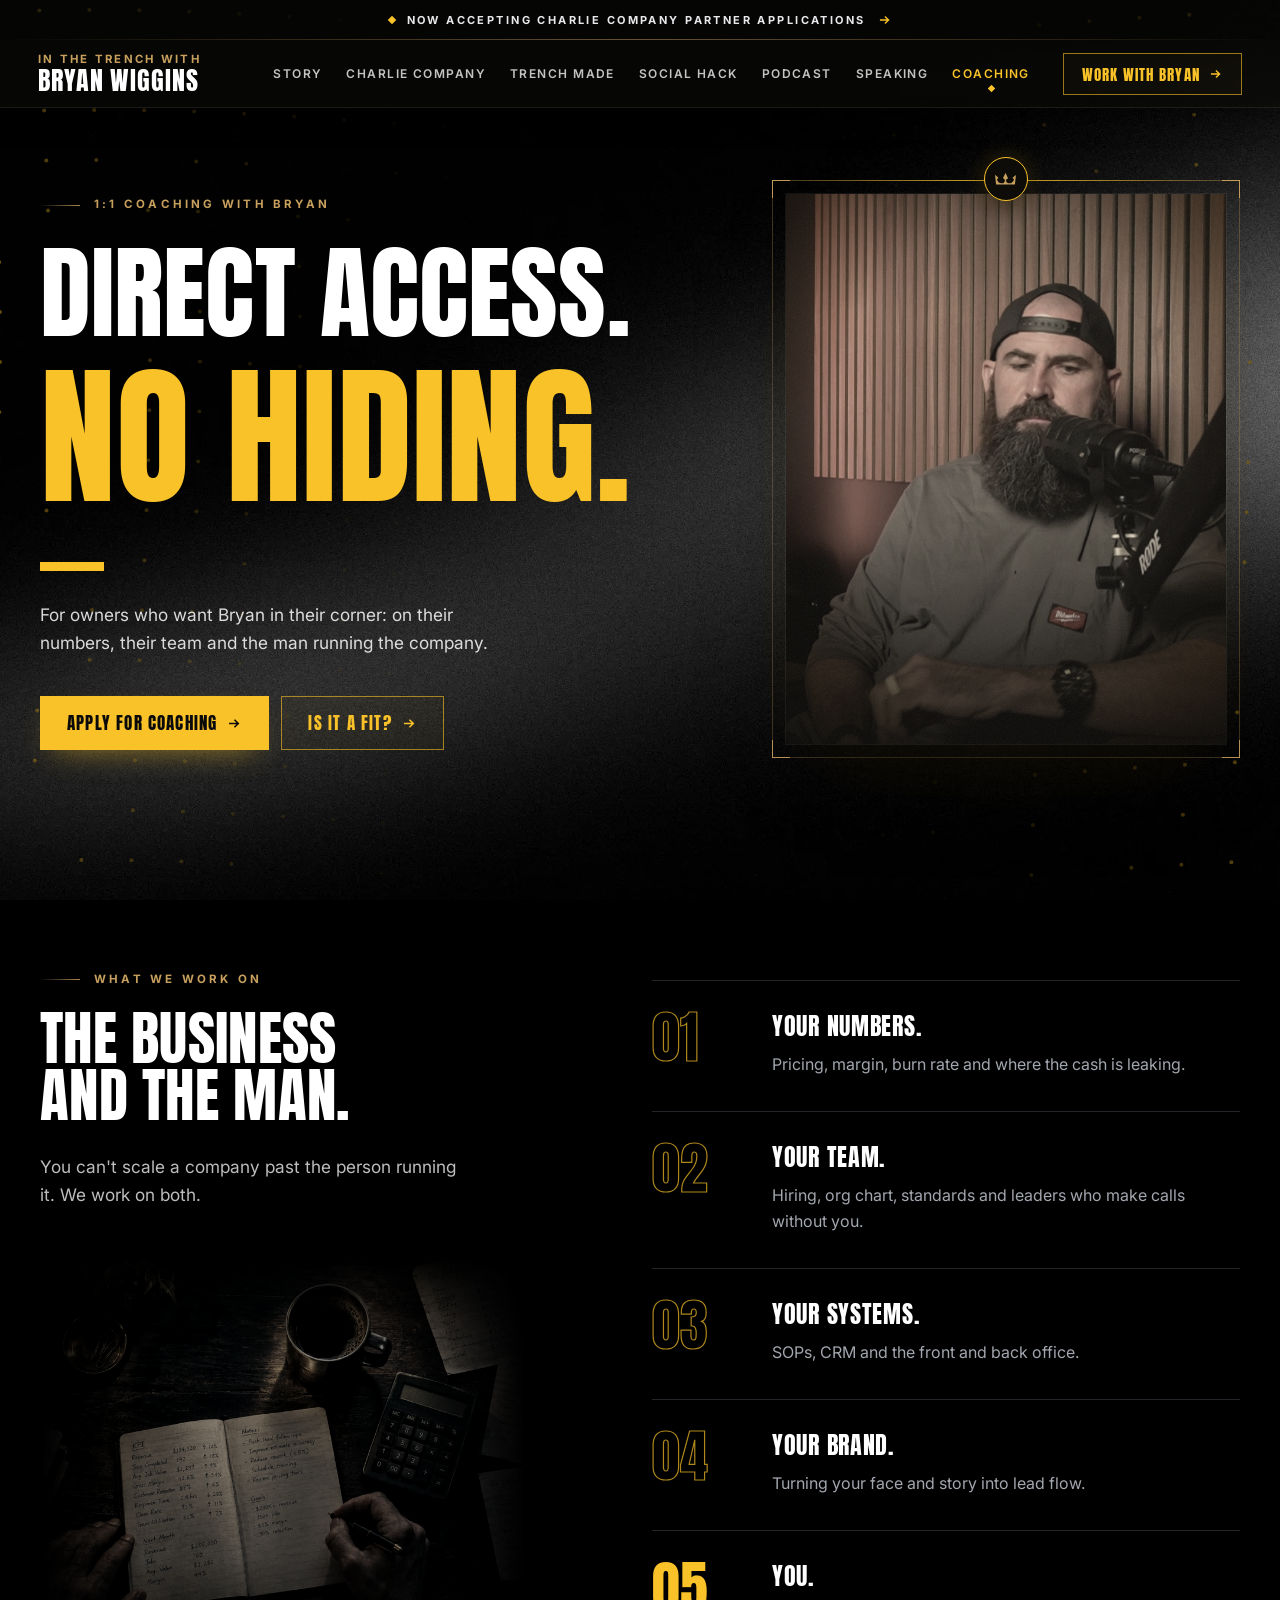
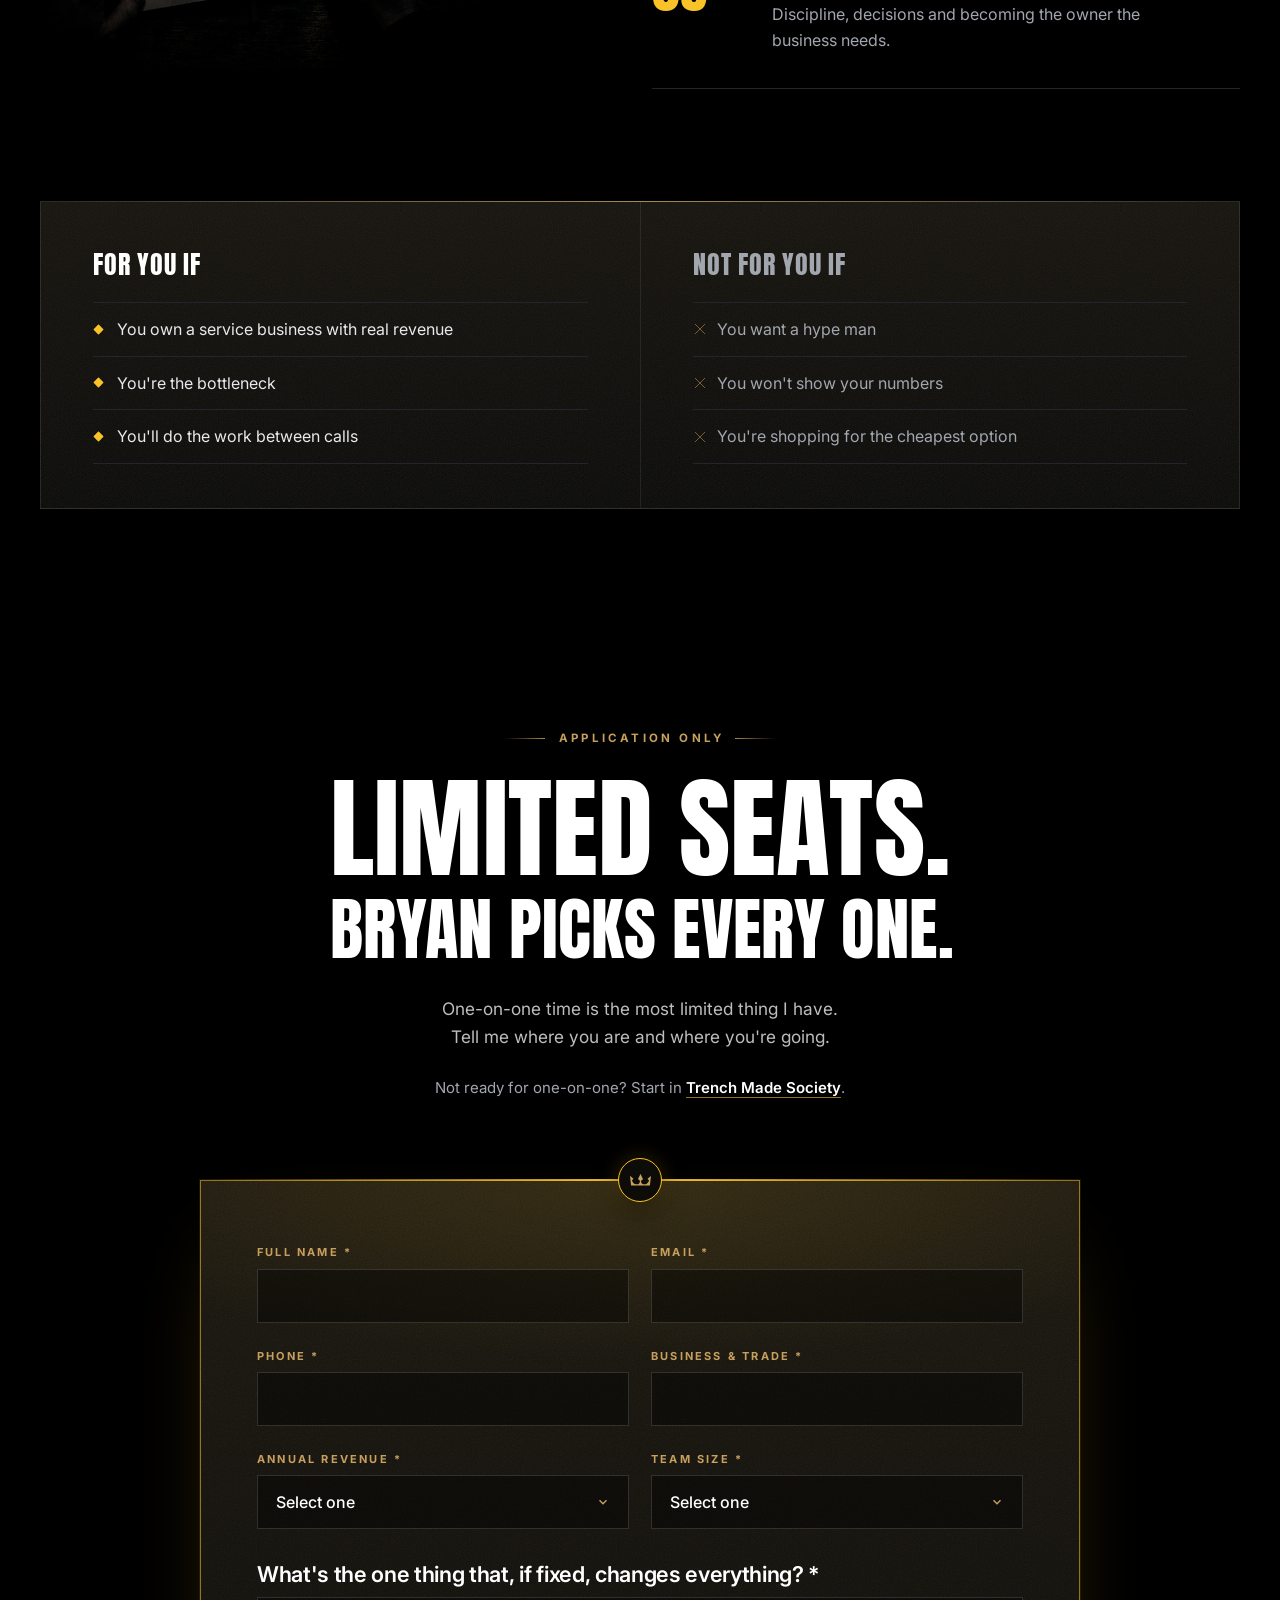
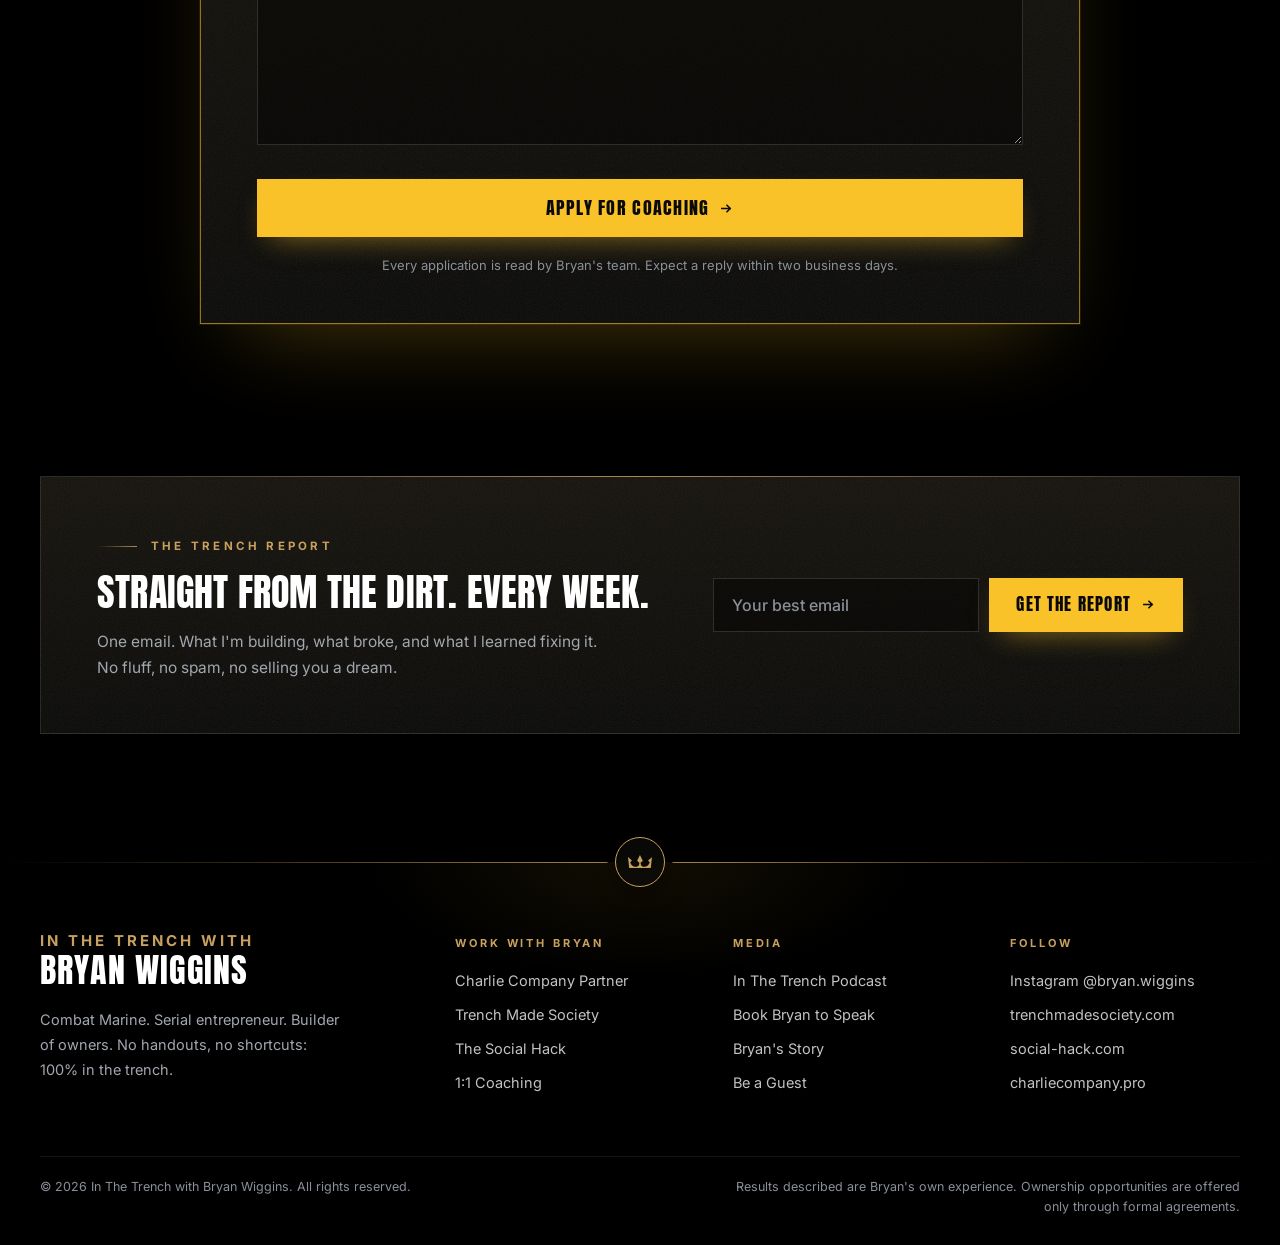
<file: coaching.html>
<!doctype html>
<html lang="en">
<head>
<meta charset="utf-8">
<meta name="viewport" content="width=device-width, initial-scale=1">
<title>1:1 Coaching with Bryan Wiggins | Application Only</title>
<meta name="description" content="One-on-one coaching with Bryan Wiggins for service-business owners: numbers, team, systems, brand and the man running the company.">
<meta property="og:title" content="1:1 Coaching with Bryan Wiggins | Application Only">
<meta property="og:description" content="One-on-one coaching with Bryan Wiggins for service-business owners: numbers, team, systems, brand and the man running the company.">
<meta property="og:image" content="img/bryan-mic-2460.jpg">
<meta name="theme-color" content="#000000">
<link rel="preconnect" href="https://fonts.googleapis.com">
<link rel="preconnect" href="https://fonts.gstatic.com" crossorigin>
<link href="https://fonts.googleapis.com/css2?family=Anton&family=Inter:wght@400;500;600;700&display=swap" rel="stylesheet">
<link rel="stylesheet" href="assets/kit.css">
<link rel="stylesheet" href="assets/site.css">
<style>
/* ==========================================================================================
   coaching.html only. Every selector is scoped under its section class (co-hero, co-work, co-apply).
   ========================================================================================== */

/* ---------- hero: equal-line title + copy on the left, Bryan at the mic on the right ---------- */
.tk.co-hero{ padding-top:72px; padding-bottom:104px; }
.tk.co-hero .co-hero-grid{ display:grid; grid-template-columns:minmax(0,7fr) minmax(0,5fr); gap:clamp(40px, 6vw, 96px); align-items:center; }
.tk.co-hero .tk-cap{ margin-bottom:30px; }
.tk.co-hero .co-hero-h{ --fit-w:590px; margin:0; }
.tk.co-hero .bw-bar{ margin:48px 0 30px; }
.tk.co-hero .tk-lead{ max-width:470px; color:rgba(255,255,255,.84); }
.tk.co-hero .bw-btns{ margin-top:40px; }
.tk.co-hero .co-hero-media{ width:100%; max-width:470px; justify-self:end; }
@media (max-width: 860px){
  .tk.co-hero{ padding-top:48px; padding-bottom:88px; }
  .tk.co-hero .co-hero-grid{ grid-template-columns:minmax(0,1fr); gap:64px; }
  .tk.co-hero .co-hero-h{ --fit-w:100%; }
  .tk.co-hero .bw-bar{ margin-top:40px; }
  .tk.co-hero .co-hero-media{ justify-self:center; max-width:520px; }
}
@media (max-width: 560px){
  .tk.co-hero{ padding-top:36px; padding-bottom:64px; }
  .tk.co-hero .bw-btns .tk-btn{ flex:1 1 100%; }
}

/* ---------- what we work on: heading on the left, the five areas as a numbered index on hairlines ---------- */
.tk.co-work .bw-split{ align-items:stretch; }
.tk.co-work .co-work-head{ display:flex; flex-direction:column; align-items:flex-start; }
.tk.co-work .co-work-head .tk-lead{ max-width:420px; }
.tk.co-work .co-work-img{ position:relative; flex:1 1 auto; width:100%; min-height:240px; margin-top:48px; pointer-events:none; }
.tk.co-work .co-work-img img{ position:absolute; inset:0; display:block; width:100%; height:100%; max-width:none; object-fit:cover; object-position:50% 45%; opacity:.7;
  filter:saturate(.45) sepia(.22) brightness(.8) contrast(1.05);
  -webkit-mask-image:linear-gradient(90deg, transparent 0, #000 22%, #000 78%, transparent 100%), linear-gradient(180deg, transparent 0, #000 26%, #000 70%, transparent 100%);
  -webkit-mask-composite:source-in;
          mask-image:linear-gradient(90deg, transparent 0, #000 22%, #000 78%, transparent 100%), linear-gradient(180deg, transparent 0, #000 26%, #000 70%, transparent 100%);
          mask-composite:intersect; }
.tk.co-work .co-areas{ grid-template-columns:minmax(0,1fr); column-gap:0; align-self:start; margin-top:6px; border-bottom:.5px solid var(--tk-line); }
.tk.co-work .co-areas > li{ grid-template-columns:96px minmax(0,1fr); gap:24px; padding:32px 0 34px; }
.tk.co-work .co-areas > li::before{ font-size:56px; }
.tk.co-work .co-areas > li:last-child::before{ color:var(--tk-gold); -webkit-text-stroke:0; }
.tk.co-work .co-areas h3{ font-size:24px; letter-spacing:.03em; }
.tk.co-work .co-areas p{ max-width:46ch; font-size:16px; }

/* is it a fit: one card, two halves on a hairline */
.tk.co-work .co-fit{ display:grid; grid-template-columns:repeat(2, minmax(0,1fr)); margin-top:112px; padding:0; }
.tk.co-work .co-fit-col{ padding:48px 52px 44px; }
.tk.co-work .co-fit-col + .co-fit-col{ border-left:1px solid rgba(255,255,255,.08); }
.tk.co-work .co-fit h3{ margin-bottom:24px; }
.tk.co-work .co-fit-col--no h3{ color:var(--tk-dim); }
.tk.co-work .co-fit .tk-list li{ font-size:16px; }
@media (max-width: 900px){
  .tk.co-work .co-work-img{ display:none; }
  .tk.co-work .co-fit{ margin-top:88px; }
  .tk.co-work .co-fit-col{ padding:40px 32px 36px; }
}
@media (max-width: 760px){
  .tk.co-work .co-areas > li{ grid-template-columns:64px minmax(0,1fr); gap:16px; padding:28px 0 30px; }
  .tk.co-work .co-areas > li::before{ font-size:42px; }
  .tk.co-work .co-areas h3{ font-size:21px; }
  .tk.co-work .co-fit{ grid-template-columns:minmax(0,1fr); }
  .tk.co-work .co-fit-col + .co-fit-col{ border-left:0; border-top:1px solid rgba(255,255,255,.08); }
}
@media (max-width: 400px){
  .tk.co-work .co-fit-col{ padding:36px 20px 30px; }
}

/* ---------- application: centered head, the form in the page's one gold card ---------- */
.tk.co-apply .bw-head{ margin-bottom:80px; }
.tk.co-apply .co-apply-h{ margin-top:4px; }
.tk.co-apply .co-apply-h > span + span{ margin-top:.16em; }
.tk.co-apply .bw-head .tk-lead{ max-width:560px; margin-top:32px; }
.tk.co-apply .co-apply-alt{ margin-top:26px; font-size:15px; line-height:1.6; color:var(--tk-dim); text-wrap:balance; }
.tk.co-apply .co-apply-alt a{ white-space:nowrap; color:#fff; font-weight:600; border-bottom:1px solid rgba(var(--tk-gold-rgb),.6); transition:color .2s, border-color .2s; }
.tk.co-apply .co-apply-alt a:hover, .tk.co-apply .co-apply-alt a:focus-visible{ color:var(--tk-gold); border-color:var(--tk-gold); }
.tk.co-apply .co-apply-card{ max-width:880px; margin:0 auto; padding:64px 56px 48px; }
.tk.co-apply .bw-form-grid{ gap:26px 22px; }
.tk.co-apply .co-field-q{ margin-top:6px; }
.tk.co-apply .co-field-q > label{ font-size:clamp(19px, 1.7vw, 22px); font-weight:600; line-height:1.25; letter-spacing:-.015em; text-transform:none; color:#fff; text-wrap:balance; }
.tk.co-apply .bw-form-act{ margin-top:34px; }
.tk.co-apply .bw-form-act .tk-btn{ width:100%; min-height:58px; font-size:18px; }
.tk.co-apply .bw-form-note{ margin-top:18px; text-align:center; text-wrap:balance; }
@media (max-width: 900px){
  .tk.co-apply .bw-head{ margin-bottom:64px; }
  .tk.co-apply .co-apply-card{ padding:56px 36px 40px; }
}
@media (max-width: 560px){
  .tk.co-apply .co-apply-card{ padding:52px 20px 32px; }
}
@media (prefers-reduced-motion: reduce){
  .tk.co-apply .co-apply-alt a{ transition:none; }
}
</style>
<script>document.documentElement.classList.add('js')</script>
</head>
<body>
<canvas id="bw-particles" aria-hidden="true"></canvas>
<a class="bw-skip" href="#main">Skip to content</a>

<!-- ============ SHELL: announcement bar + header (copy to every page; set aria-current on that page's nav link) ============ -->
<div class="bw-top" id="top"><a href="charlie-company.html#apply">Now accepting Charlie Company partner applications<svg viewBox="0 0 16 16" aria-hidden="true" focusable="false"><path d="M3 8h9M8.5 4.5 12 8l-3.5 3.5" fill="none" stroke="currentColor" stroke-width="1.6" stroke-linecap="square"/></svg></a></div>
<header class="bw-hdr">
  <div class="bw-hdr-in">
    <a class="bw-brand tk-fit" href="index.html" aria-label="In The Trench with Bryan Wiggins, home"><span class="bw-brand-sm" style="--k:15.6">In The Trench with</span><span class="bw-brand-lg" style="--k:6.4">Bryan Wiggins</span></a>
    <nav class="bw-nav" id="bw-nav" aria-label="Primary">
      <a href="story.html">Story</a>
      <a href="charlie-company.html">Charlie Company</a>
      <a href="trench-made-society.html">Trench Made</a>
      <a href="social-hack.html">Social Hack</a>
      <a href="podcast.html">Podcast</a>
      <a href="speaking.html">Speaking</a>
      <a href="coaching.html" aria-current="page">Coaching</a>
      <a class="bw-nav-cta" href="index.html#work">Work With Bryan<svg viewBox="0 0 16 16" aria-hidden="true" focusable="false"><path d="M3 8h9M8.5 4.5 12 8l-3.5 3.5" fill="none" stroke="currentColor" stroke-width="1.6" stroke-linecap="square"/></svg></a>
    </nav>
    <a class="bw-cta" href="index.html#work">Work With Bryan<svg viewBox="0 0 16 16" aria-hidden="true" focusable="false"><path d="M3 8h9M8.5 4.5 12 8l-3.5 3.5" fill="none" stroke="currentColor" stroke-width="1.6" stroke-linecap="square"/></svg></a>
    <button class="bw-menu-btn" type="button" aria-expanded="false" aria-controls="bw-nav" aria-label="Open menu"><span></span><span></span></button>
  </div>
</header>
<!-- ============ /SHELL ============ -->

<main id="main">

<!-- hero -->
<section class="tk co-hero" aria-labelledby="hero-h">
  <div class="tk-wrap co-hero-grid">
    <div class="co-hero-copy">
      <p class="tk-cap tk-cap--left tk-rise">1:1 Coaching with Bryan</p>
      <h1 id="hero-h" class="tk-h tk-fit co-hero-h tk-rise" style="--d:1"><span style="--k:6.3">Direct access.</span><span class="tk-acc" style="--k:4.6">No hiding.</span></h1>
      <i class="bw-bar tk-rise" style="--d:2" aria-hidden="true"></i>
      <p class="tk-lead tk-rise" style="--d:2">For owners who want Bryan in their corner: on their numbers, their team and the man running the company.</p>
      <div class="bw-btns tk-rise" style="--d:3">
        <a class="tk-btn tk-btn--solid" href="#apply">Apply for Coaching<svg viewBox="0 0 16 16" aria-hidden="true" focusable="false"><path d="M3 8h9M8.5 4.5 12 8l-3.5 3.5" fill="none" stroke="currentColor" stroke-width="1.6" stroke-linecap="square"/></svg></a>
        <a class="tk-btn" href="#fit">Is it a fit?<svg viewBox="0 0 16 16" aria-hidden="true" focusable="false"><path d="M3 8h9M8.5 4.5 12 8l-3.5 3.5" fill="none" stroke="currentColor" stroke-width="1.6" stroke-linecap="square"/></svg></a>
      </div>
    </div>
    <figure class="bw-plate co-hero-media tk-rise" style="--d:3">
      <span class="bw-plate-corners" aria-hidden="true"></span>
      <span class="tk-medal" aria-hidden="true"><svg viewBox="0 0 354 197" focusable="false"><path fill="currentColor" d="M176.7 1L178.1 2L219.8 87L186.5 112L186.6 126L189.6 142L194.7 153L202.1 162L213 169.5L224 173.3L233 174.6L248 174.4L265 171.2L282 163.2L299.3 148L312.2 129L320.7 108L295.6 80L353 32.1L353.3 38L335.7 196L19 196.1L18 195.1L.7 38L.9 31L57.7 80L33.5 108L36.7 120L41.7 132L53 148.6L66 160.3L83 169.3L105 174.4L125 174.2L137 171.3L150 163.4L158 154L164.3 140L166.3 131L167 113L134.8 86Z"/></svg></span>
      <div class="bw-photo bw-photo--trim" style="--ar:4 / 5">
        <img src="img/bryan-mic-2460.jpg" alt="Bryan Wiggins at the microphone on the In The Trench podcast" width="960" height="1080" fetchpriority="high" decoding="async" style="object-position:58% 30%">
      </div>
    </figure>
  </div>
</section>

<!-- what we work on + is it a fit -->
<section class="tk co-work" id="fit" aria-labelledby="work-h">
  <div class="tk-wrap">
    <div class="bw-split">
      <div class="bw-split-a co-work-head">
        <p class="tk-cap tk-cap--left tk-rise">What we work on</p>
        <h2 id="work-h" class="tk-h tk-h--l tk-rise" style="--d:1">The business and the man.</h2>
        <p class="tk-lead tk-rise" style="--d:2">You can't scale a company past the person running it. We work on both.</p>
        <div class="co-work-img tk-rise" style="--d:3" aria-hidden="true"><img src="img/coaching.webp" alt="" width="1100" height="733" loading="lazy" decoding="async"></div>
      </div>
      <ol class="bw-steps co-areas bw-split-b tk-rise" style="--d:2">
        <li><div><h3>Your numbers.</h3><p>Pricing, margin, burn rate and where the cash is leaking.</p></div></li>
        <li><div><h3>Your team.</h3><p>Hiring, org chart, standards and leaders who make calls without you.</p></div></li>
        <li><div><h3>Your systems.</h3><p>SOPs, CRM and the front and back office.</p></div></li>
        <li><div><h3>Your brand.</h3><p>Turning your face and story into lead flow.</p></div></li>
        <li><div><h3>You.</h3><p>Discipline, decisions and becoming the owner the business needs.</p></div></li>
      </ol>
    </div>

    <div class="tk-card co-fit tk-rise" style="--d:1">
      <div class="co-fit-col">
        <h3 class="tk-h tk-h--s">For you if</h3>
        <ul class="tk-list tk-list--ruled tk-list--solid">
          <li>You own a service business with real revenue</li>
          <li>You're the bottleneck</li>
          <li>You'll do the work between calls</li>
        </ul>
      </div>
      <div class="co-fit-col co-fit-col--no">
        <h3 class="tk-h tk-h--s">Not for you if</h3>
        <ul class="tk-list tk-list--ruled tk-list--no tk-list--muted">
          <li>You want a hype man</li>
          <li>You won't show your numbers</li>
          <li>You're shopping for the cheapest option</li>
        </ul>
      </div>
    </div>
  </div>
</section>

<!-- application -->
<section class="tk co-apply" id="apply" aria-labelledby="apply-h">
  <div class="tk-wrap">
    <div class="bw-head bw-head--center">
      <p class="tk-cap tk-rise">Application only</p>
      <h2 id="apply-h" class="tk-h tk-fit co-apply-h tk-rise" style="--fit-w:620px;--d:1"><span style="--k:6.2">Limited seats.</span><span style="--k:9.6">Bryan picks every one.</span></h2>
      <p class="tk-lead tk-rise" style="--d:2">One-on-one time is the most limited thing I have. Tell me where you are and where you're going.</p>
      <p class="co-apply-alt tk-rise" style="--d:3">Not ready for one-on-one? Start in <a href="trench-made-society.html">Trench Made Society</a>.</p>
    </div>

    <div class="tk-card tk-card--gold co-apply-card tk-rise" style="--d:2">
      <span class="tk-medal" aria-hidden="true"><svg viewBox="0 0 354 197" focusable="false"><path fill="currentColor" d="M176.7 1L178.1 2L219.8 87L186.5 112L186.6 126L189.6 142L194.7 153L202.1 162L213 169.5L224 173.3L233 174.6L248 174.4L265 171.2L282 163.2L299.3 148L312.2 129L320.7 108L295.6 80L353 32.1L353.3 38L335.7 196L19 196.1L18 195.1L.7 38L.9 31L57.7 80L33.5 108L36.7 120L41.7 132L53 148.6L66 160.3L83 169.3L105 174.4L125 174.2L137 171.3L150 163.4L158 154L164.3 140L166.3 131L167 113L134.8 86Z"/></svg></span>
      <!-- TODO GHL form -->
      <form class="bw-form" data-form="coach" novalidate>
        <div class="bw-form-grid">
          <div class="bw-field">
            <label for="coach-name">Full name *</label>
            <input class="bw-input" id="coach-name" type="text" name="name" required autocomplete="name" aria-describedby="coach-name-err">
            <p class="bw-err" id="coach-name-err">Required.</p>
          </div>
          <div class="bw-field">
            <label for="coach-email">Email *</label>
            <input class="bw-input" id="coach-email" type="email" name="email" required autocomplete="email" aria-describedby="coach-email-err">
            <p class="bw-err" id="coach-email-err">Required.</p>
          </div>
          <div class="bw-field">
            <label for="coach-phone">Phone *</label>
            <input class="bw-input" id="coach-phone" type="tel" name="phone" required autocomplete="tel" aria-describedby="coach-phone-err">
            <p class="bw-err" id="coach-phone-err">Required.</p>
          </div>
          <div class="bw-field">
            <label for="coach-biz">Business &amp; trade *</label>
            <input class="bw-input" id="coach-biz" type="text" name="biz" required autocomplete="organization" aria-describedby="coach-biz-err">
            <p class="bw-err" id="coach-biz-err">Required.</p>
          </div>
          <div class="bw-field">
            <label for="coach-rev">Annual revenue *</label>
            <select class="bw-input" id="coach-rev" name="rev" required aria-describedby="coach-rev-err">
              <option value="">Select one</option>
              <option>Pre-revenue</option>
              <option>Under $250K</option>
              <option>$250K-$1M</option>
              <option>$1M-$3M</option>
              <option>$3M+</option>
            </select>
            <p class="bw-err" id="coach-rev-err">Required.</p>
          </div>
          <div class="bw-field">
            <label for="coach-team">Team size *</label>
            <select class="bw-input" id="coach-team" name="team" required aria-describedby="coach-team-err">
              <option value="">Select one</option>
              <option>Just me</option>
              <option>2-5</option>
              <option>6-15</option>
              <option>16+</option>
            </select>
            <p class="bw-err" id="coach-team-err">Required.</p>
          </div>
          <div class="bw-field bw-field--full co-field-q">
            <label for="coach-goal">What's the one thing that, if fixed, changes everything? *</label>
            <textarea class="bw-input" id="coach-goal" name="goal" required aria-describedby="coach-goal-err"></textarea>
            <p class="bw-err" id="coach-goal-err">Required.</p>
          </div>
        </div>
        <div class="bw-form-act"><button class="tk-btn tk-btn--solid" type="submit">Apply for Coaching<svg viewBox="0 0 16 16" aria-hidden="true" focusable="false"><path d="M3 8h9M8.5 4.5 12 8l-3.5 3.5" fill="none" stroke="currentColor" stroke-width="1.6" stroke-linecap="square"/></svg></button></div>
        <p class="bw-form-note">Every application is read by Bryan's team. Expect a reply within two business days.</p>
      </form>
      <div class="bw-ok" id="coach-ok" tabindex="-1" hidden><div><b>Application received.</b>Bryan's team will review it and reach out within two business days.</div></div>
    </div>
  </div>
</section>

</main>

<!-- ============ SHELL: the Trench Report + footer (copy to every page unchanged) ============ -->
<section class="tk bw-report" aria-labelledby="tr-h">
  <div class="tk-wrap">
    <div class="tk-card bw-report-card">
      <div>
        <p class="tk-cap tk-cap--left">The Trench Report</p>
        <h2 id="tr-h" class="tk-h tk-h--m">Straight from the dirt. Every week.</h2>
        <p class="bw-report-text">One email. What I'm building, what broke, and what I learned fixing it. No fluff, no spam, no selling you a dream.</p>
      </div>
      <div>
        <!-- TODO GHL form -->
        <form class="bw-form" data-form="report" novalidate>
          <div class="bw-field">
            <label class="bw-sr" for="tr-email">Email</label>
            <div class="bw-inline">
              <input class="bw-input" id="tr-email" type="email" name="email" placeholder="Your best email" required autocomplete="email" aria-describedby="tr-email-err">
              <button class="tk-btn tk-btn--solid" type="submit">Get the Report<svg viewBox="0 0 16 16" aria-hidden="true" focusable="false"><path d="M3 8h9M8.5 4.5 12 8l-3.5 3.5" fill="none" stroke="currentColor" stroke-width="1.6" stroke-linecap="square"/></svg></button>
            </div>
            <p class="bw-err" id="tr-email-err">Enter a valid email.</p>
          </div>
        </form>
        <div class="bw-ok" id="report-ok" tabindex="-1" hidden><div><b>You're in.</b>First Trench Report hits your inbox this week.</div></div>
      </div>
    </div>
  </div>
</section>

<footer class="bw-ft">
  <div class="bw-ft-line" aria-hidden="true"></div>
  <a class="bw-ft-top" href="#top" aria-label="Back to top"><svg viewBox="0 0 354 197" aria-hidden="true" focusable="false"><path d="M176.7 1L178.1 2L219.8 87L186.5 112L186.6 126L189.6 142L194.7 153L202.1 162L213 169.5L224 173.3L233 174.6L248 174.4L265 171.2L282 163.2L299.3 148L312.2 129L320.7 108L295.6 80L353 32.1L353.3 38L335.7 196L19 196.1L18 195.1L.7 38L.9 31L57.7 80L33.5 108L36.7 120L41.7 132L53 148.6L66 160.3L83 169.3L105 174.4L125 174.2L137 171.3L150 163.4L158 154L164.3 140L166.3 131L167 113L134.8 86Z"/></svg></a>
  <div class="bw-ft-wrap">
    <div class="bw-ft-grid">
      <div class="bw-ft-about">
        <a class="bw-brand tk-fit" href="index.html" aria-label="In The Trench with Bryan Wiggins, home"><span class="bw-brand-sm" style="--k:15.6">In The Trench with</span><span class="bw-brand-lg" style="--k:6.4">Bryan Wiggins</span></a>
        <p>Combat Marine. Serial entrepreneur. Builder of owners. No handouts, no shortcuts: 100% in the trench.</p>
      </div>
      <nav class="bw-ft-col" aria-labelledby="ft-work">
        <p class="bw-ft-h" id="ft-work">Work With Bryan</p>
        <ul>
          <li><a href="charlie-company.html">Charlie Company Partner</a></li>
          <li><a href="trench-made-society.html">Trench Made Society</a></li>
          <li><a href="social-hack.html">The Social Hack</a></li>
          <li><a href="coaching.html">1:1 Coaching</a></li>
        </ul>
      </nav>
      <nav class="bw-ft-col" aria-labelledby="ft-media">
        <p class="bw-ft-h" id="ft-media">Media</p>
        <ul>
          <li><a href="podcast.html">In The Trench Podcast</a></li>
          <li><a href="speaking.html">Book Bryan to Speak</a></li>
          <li><a href="story.html">Bryan's Story</a></li>
          <li><a href="podcast.html#guest">Be a Guest</a></li>
        </ul>
      </nav>
      <nav class="bw-ft-col bw-ft-col--follow" aria-labelledby="ft-follow">
        <p class="bw-ft-h" id="ft-follow">Follow</p>
        <ul>
          <li><a href="https://www.instagram.com/bryan.wiggins" target="_blank" rel="noopener">Instagram @bryan.wiggins<span class="bw-sr"> (opens in a new tab)</span></a></li>
          <li><a href="https://www.trenchmadesociety.com" target="_blank" rel="noopener">trenchmadesociety.com<span class="bw-sr"> (opens in a new tab)</span></a></li>
          <li><a href="https://www.social-hack.com" target="_blank" rel="noopener">social-hack.com<span class="bw-sr"> (opens in a new tab)</span></a></li>
          <li><a href="https://charliecompany.pro" target="_blank" rel="noopener">charliecompany.pro<span class="bw-sr"> (opens in a new tab)</span></a></li>
        </ul>
      </nav>
    </div>
    <div class="bw-ft-base">
      <p>&copy; <span data-year>2026</span> In The Trench with Bryan Wiggins. All rights reserved.</p>
      <p>Results described are Bryan's own experience. Ownership opportunities are offered only through formal agreements.</p>
    </div>
  </div>
</footer>
<!-- ============ /SHELL ============ -->

<script src="assets/kit.js" defer></script>
<script src="assets/site.js" defer></script>
</body>
</html>
</file>
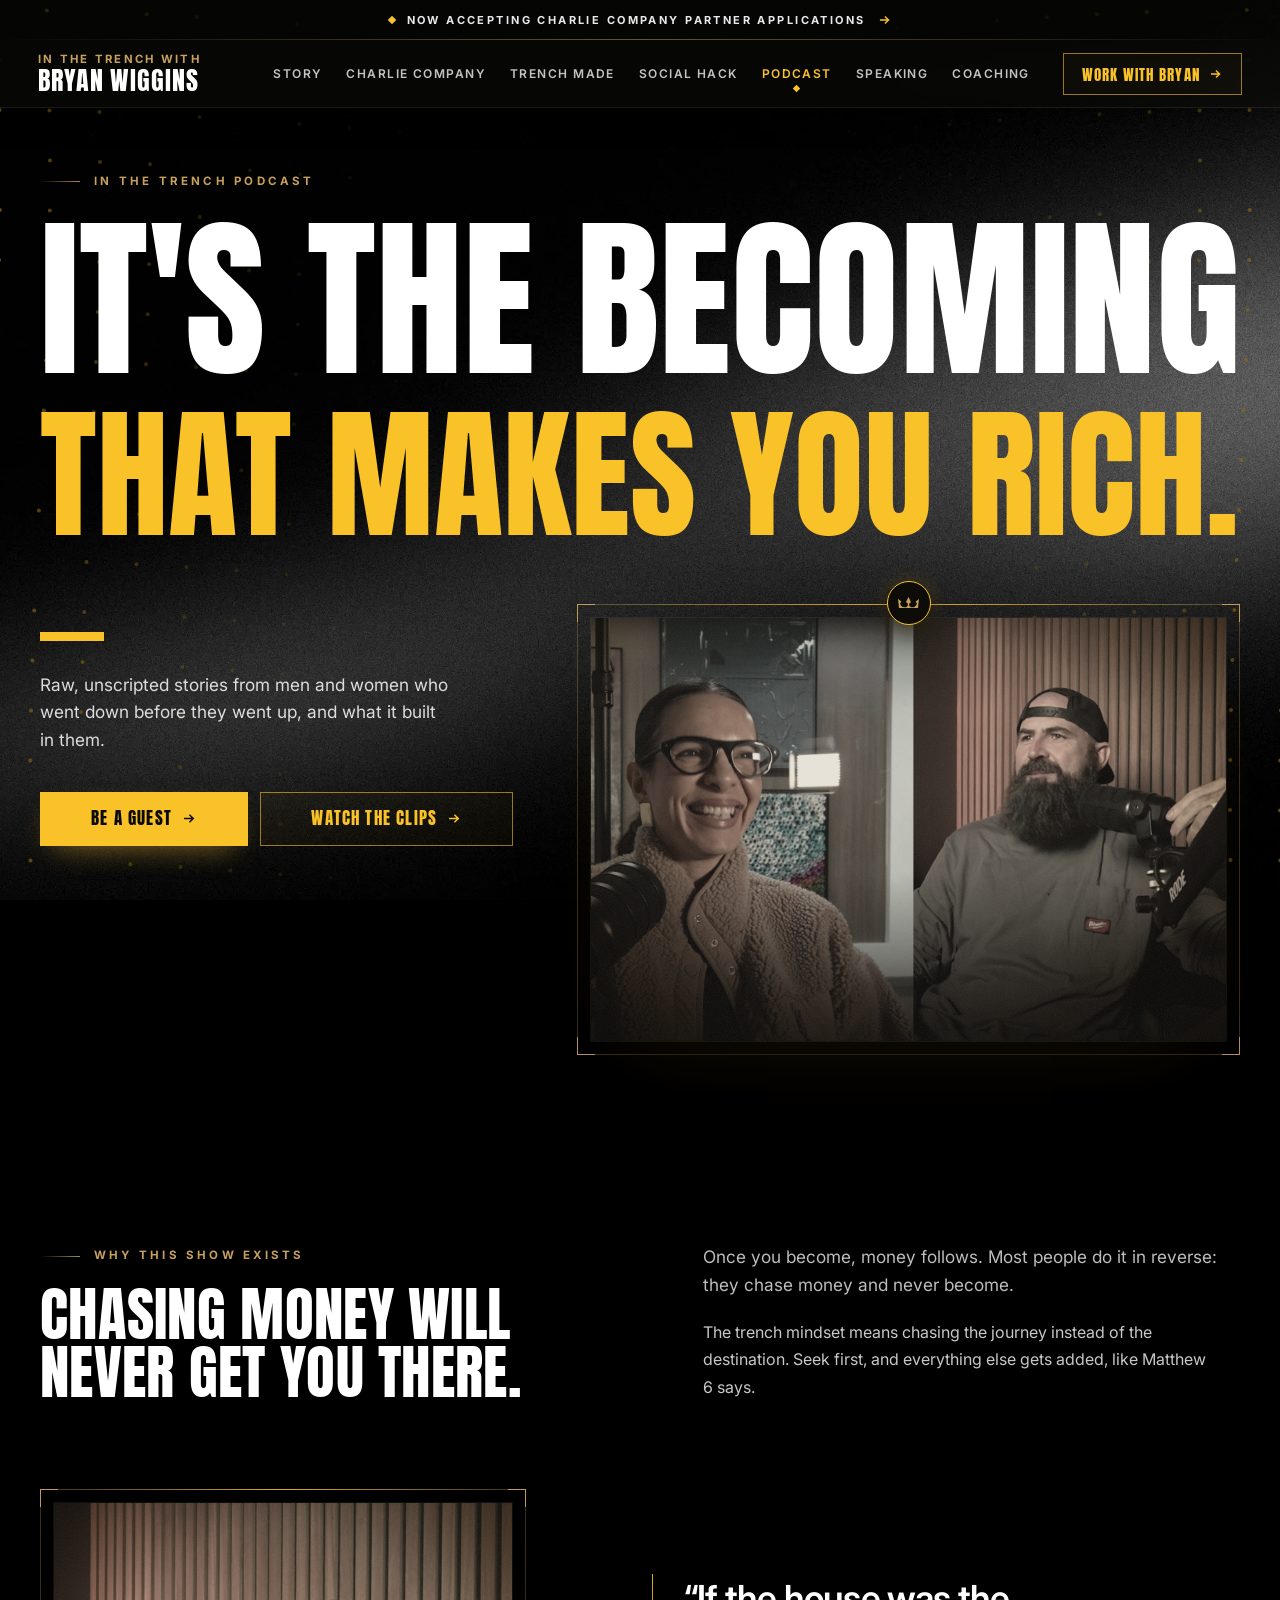
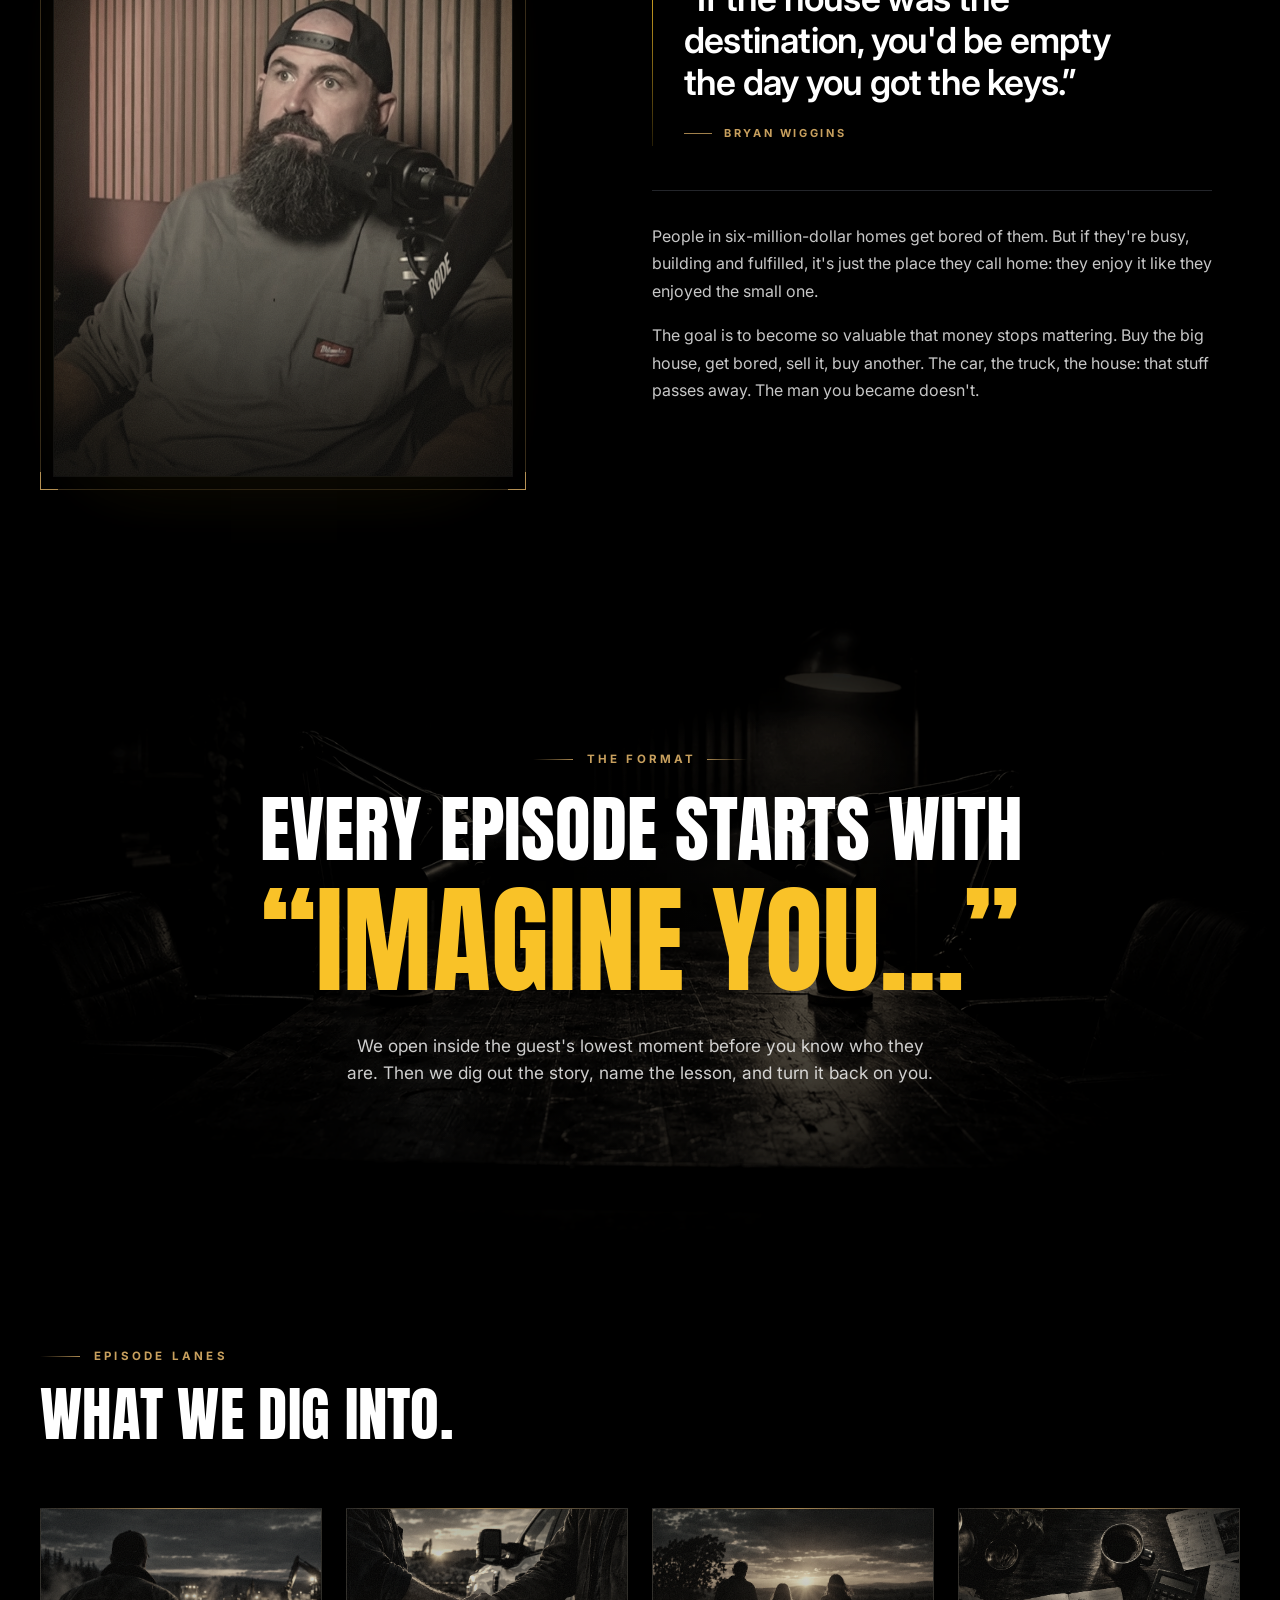
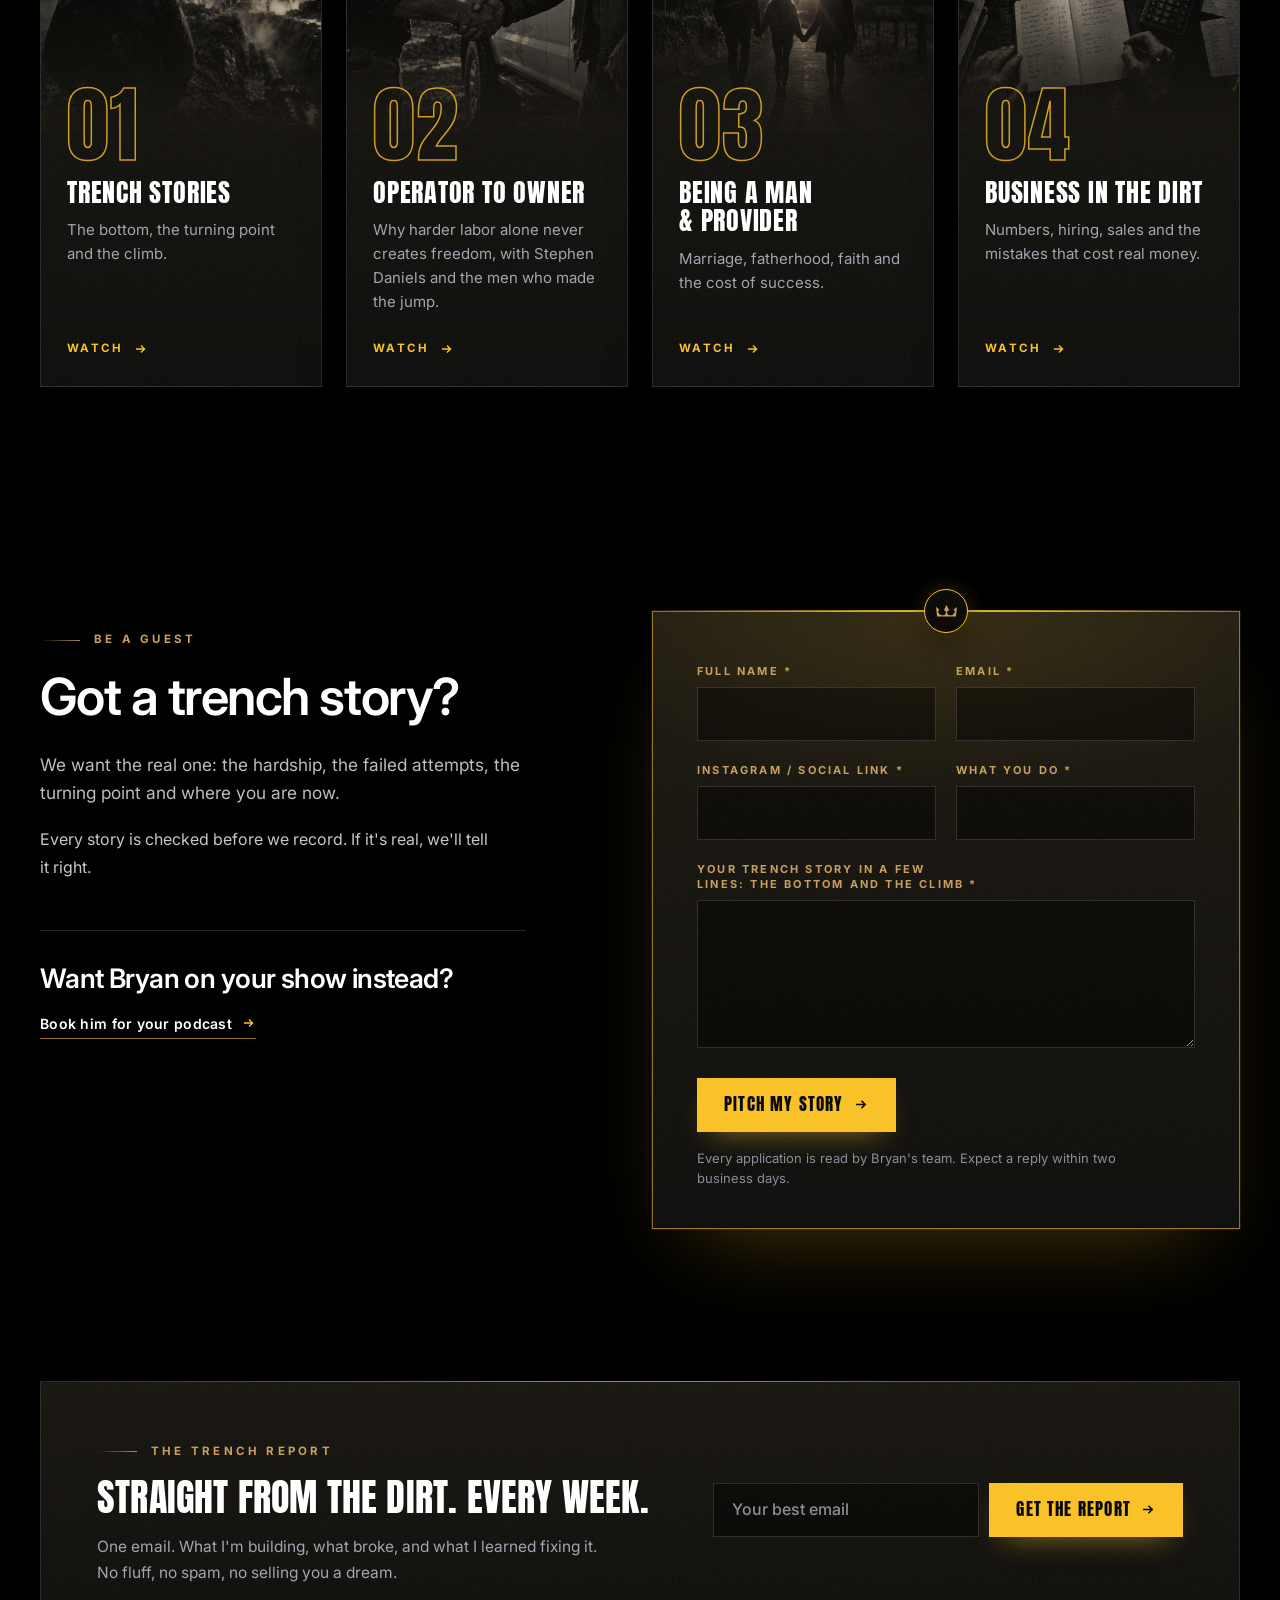
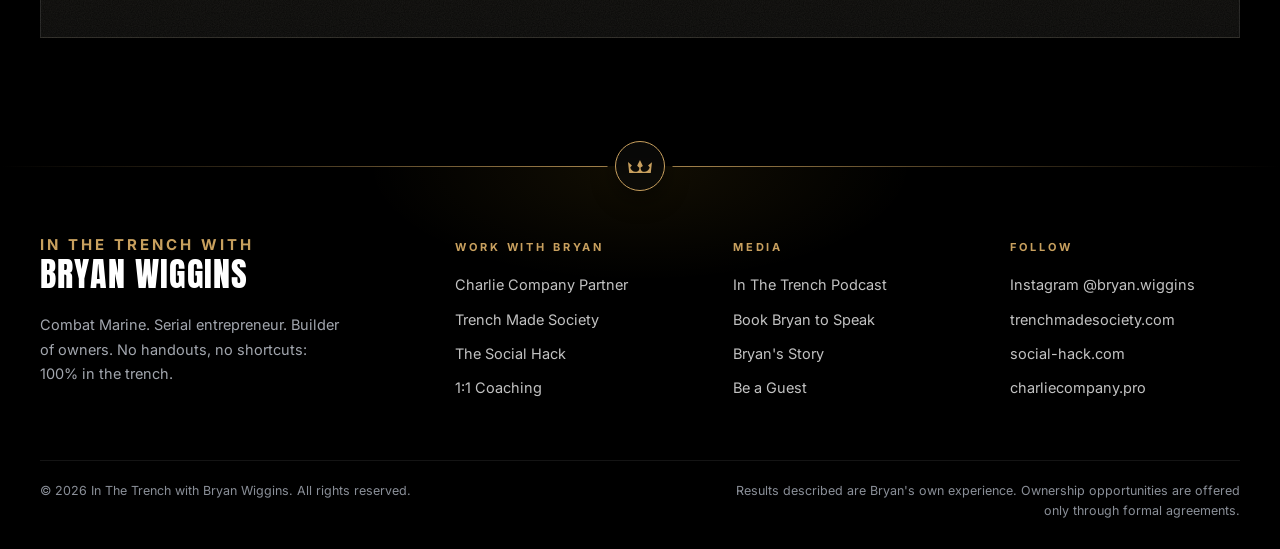
<file: podcast.html>
<!doctype html>
<html lang="en">
<head>
<meta charset="utf-8">
<meta name="viewport" content="width=device-width, initial-scale=1">
<title>In The Trench Podcast with Bryan Wiggins | It's the Becoming That Makes You Rich</title>
<meta name="description" content="In The Trench Podcast: raw, story-led conversations about hardship, leadership and becoming. Hosted by Bryan Wiggins.">
<meta property="og:title" content="In The Trench Podcast with Bryan Wiggins | It's the Becoming That Makes You Rich">
<meta property="og:description" content="In The Trench Podcast: raw, story-led conversations about hardship, leadership and becoming. Hosted by Bryan Wiggins.">
<meta property="og:image" content="img/bryan-nara-podcast.jpg">
<meta name="theme-color" content="#000000">
<link rel="preconnect" href="https://fonts.googleapis.com">
<link rel="preconnect" href="https://fonts.gstatic.com" crossorigin>
<link href="https://fonts.googleapis.com/css2?family=Anton&family=Inter:wght@400;500;600;700&display=swap" rel="stylesheet">
<link rel="stylesheet" href="assets/kit.css">
<link rel="stylesheet" href="assets/site.css">
<script>document.documentElement.classList.add('js')</script>
<style>
/* podcast.html only. Every selector is scoped under its section's class (pc-*). */

/* ---------- hero ---------- */
.tk.pc-hero .bw-photo img{ filter:saturate(.46) sepia(.18) contrast(1.06) brightness(.9); }

/* ---------- why this show exists ---------- */
.tk.pc-why .pc-why-intro{ align-items:end; }
.tk.pc-why .pc-why-intro .tk-body{ margin-top:20px; }
.tk.pc-why .pc-why-body{ margin-top:88px; }
.tk.pc-why .pc-why-quote{ margin:0; padding-left:32px; }
.tk.pc-why .pc-why-quote blockquote p{ font-size:clamp(26px, 2.8vw, 38px); line-height:1.16; letter-spacing:-.022em; max-width:20ch; }
.tk.pc-why .pc-why-quote figcaption{ margin-top:22px; }
.tk.pc-why .pc-why-text .tk-body{ margin-top:44px; padding-top:32px; border-top:.5px solid var(--tk-line); max-width:560px; }
@media (max-width: 900px){
  .tk.pc-why .pc-why-body{ margin-top:56px; }
  .tk.pc-why .pc-why-photo{ max-width:440px; }
}
@media (max-width: 560px){
  .tk.pc-why .pc-why-quote{ padding-left:22px; }
  .tk.pc-why .pc-why-text .tk-body{ margin-top:36px; padding-top:28px; }
}

/* ---------- the format (atmosphere: the empty studio, warmed to the site's palette) ---------- */
.tk.pc-format{ padding-top:152px; padding-bottom:152px; }
.tk.pc-format .bw-atmos-img img{ filter:saturate(.18) sepia(.42) brightness(.74) contrast(1.06); }
.tk.pc-format .tk-fit{ margin-top:28px; }
.tk.pc-format .tk-lead{ margin-top:32px; max-width:600px; text-wrap:balance; color:rgba(255,255,255,.8); }
@media (max-width: 900px){ .tk.pc-format{ padding-top:112px; padding-bottom:112px; } }
@media (max-width: 560px){
  .tk.pc-format .bw-atmos-img img{ opacity:.6; }
  .tk.pc-format .bw-atmos-img::after{ background:radial-gradient(70% 34% at 50% 62%, rgba(0,0,0,.66), rgba(0,0,0,0)); }
}

/* ---------- episode lanes: four covers with the library's outlined numerals ---------- */
.tk.pc-lanes .pc-lane-list{ display:grid; grid-template-columns:repeat(4, minmax(0,1fr)); gap:24px; }
.tk.pc-lanes .pc-lane-list > li{ display:flex; }
.tk.pc-lanes .pc-lane{ display:flex; flex-direction:column; width:100%; padding:0; color:inherit; }
.tk.pc-lanes .pc-lane-art{ position:relative; overflow:hidden; aspect-ratio:5 / 4; }
.tk.pc-lanes .pc-lane-art img{ position:absolute; inset:0; width:100%; height:100%; max-width:none; object-fit:cover;
  filter:grayscale(.8) sepia(.32) contrast(1.06) brightness(.82); transition:transform 1.2s var(--bw-ease); }
.tk.pc-lanes .pc-lane-art::after{ content:""; position:absolute; inset:0; pointer-events:none;
  background:var(--tk-grain), linear-gradient(180deg, rgba(14,12,8,.18) 0%, rgba(14,12,8,0) 30%, rgba(16,14,9,.55) 72%, rgba(17,15,10,.96) 100%); }
.tk.pc-lanes .pc-lane-body{ position:relative; z-index:1; flex:1 1 auto; display:flex; flex-direction:column; align-items:flex-start; padding:0 26px 28px; }
.tk.pc-lanes .pc-lane-num{ display:block; margin-top:-.5em; font-size:84px; -webkit-text-stroke-color:rgba(var(--tk-gold-rgb),.8); }
.tk.pc-lanes .pc-lane h3{ margin-top:20px; transition:color .25s; }
.tk.pc-lanes .pc-lane-text{ margin-top:12px; font-size:15px; line-height:1.6; color:var(--tk-dim); text-wrap:pretty; }
.tk.pc-lanes .pc-lane-go{ margin-top:auto; padding-top:26px; display:inline-flex; align-items:center; gap:10px; min-height:24px;
  font-size:11.5px; font-weight:700; letter-spacing:.2em; text-transform:uppercase; color:var(--tk-gold); }
.tk.pc-lanes .pc-lane-go svg{ width:14px; height:14px; transition:transform .25s var(--bw-ease); }
.tk.pc-lanes .pc-lane:hover{ border-color:rgba(var(--tk-gold-rgb),.45); }
.tk.pc-lanes .pc-lane:hover .pc-lane-art img{ transform:scale(1.04); }
.tk.pc-lanes .pc-lane:hover h3, .tk.pc-lanes .pc-lane:focus-visible h3{ color:var(--tk-gold); }
.tk.pc-lanes .pc-lane:hover .pc-lane-go svg, .tk.pc-lanes .pc-lane:focus-visible .pc-lane-go svg{ transform:translateX(4px); }
.tk.pc-lanes .pc-lane:focus-visible{ outline:2px solid var(--tk-gold); outline-offset:4px; }
@media (max-width: 1080px){
  .tk.pc-lanes .pc-lane-list{ grid-template-columns:repeat(2, minmax(0,1fr)); }
  .tk.pc-lanes .pc-lane-art{ aspect-ratio:16 / 9; }
}
@media (max-width: 640px){
  .tk.pc-lanes .pc-lane-list{ grid-template-columns:1fr; gap:20px; }
  .tk.pc-lanes .pc-lane-body{ padding:0 22px 24px; }
  .tk.pc-lanes .pc-lane-num{ font-size:72px; }
}
@media (prefers-reduced-motion: reduce){
  .tk.pc-lanes .pc-lane-art img, .tk.pc-lanes .pc-lane-go svg{ transition:none; }
  .tk.pc-lanes .pc-lane:hover .pc-lane-art img{ transform:none; }
}

/* ---------- be a guest ---------- */
.tk.pc-guest .pc-guest-copy{ padding-top:12px; }
.tk.pc-guest .pc-guest-h{ font-size:clamp(36px, 4vw, 56px); line-height:1.04; letter-spacing:-.03em; }
.tk.pc-guest .pc-guest-h + div{ margin-top:28px; }
.tk.pc-guest .tk-lead + .tk-body{ margin-top:20px; }
.tk.pc-guest .pc-guest-alt{ margin-top:48px; padding-top:32px; border-top:.5px solid var(--tk-line); }
.tk.pc-guest .pc-guest-alt .bw-link{ margin-top:16px; }
.tk.pc-guest .pc-guest-card{ padding:52px 44px 40px; }
.tk.pc-guest .pc-guest-card .bw-ok{ padding:4px 0; border:0; background:none; font-size:16.5px; }
.tk.pc-guest .bw-form-note{ text-wrap:pretty; }
.tk.pc-guest .bw-field > label{ text-wrap:balance; }
@media (min-width: 901px) and (max-width: 1180px){
  .tk.pc-guest .bw-form-grid{ grid-template-columns:minmax(0,1fr); }
  .tk.pc-guest .pc-guest-card{ padding:48px 32px 36px; }
}
@media (max-width: 900px){
  .tk.pc-guest .pc-guest-copy{ padding-top:0; }
  .tk.pc-guest .bw-split{ row-gap:64px; }
}
@media (max-width: 560px){
  .tk.pc-guest .pc-guest-card{ padding:44px 20px 30px; }
  .tk.pc-guest .pc-guest-alt{ margin-top:40px; }
}
</style>
</head>
<body>
<canvas id="bw-particles" aria-hidden="true"></canvas>
<a class="bw-skip" href="#main">Skip to content</a>

<!-- ============ SHELL: announcement bar + header (copy to every page; set aria-current on that page's nav link) ============ -->
<div class="bw-top" id="top"><a href="charlie-company.html#apply">Now accepting Charlie Company partner applications<svg viewBox="0 0 16 16" aria-hidden="true" focusable="false"><path d="M3 8h9M8.5 4.5 12 8l-3.5 3.5" fill="none" stroke="currentColor" stroke-width="1.6" stroke-linecap="square"/></svg></a></div>
<header class="bw-hdr">
  <div class="bw-hdr-in">
    <a class="bw-brand tk-fit" href="index.html" aria-label="In The Trench with Bryan Wiggins, home"><span class="bw-brand-sm" style="--k:15.6">In The Trench with</span><span class="bw-brand-lg" style="--k:6.4">Bryan Wiggins</span></a>
    <nav class="bw-nav" id="bw-nav" aria-label="Primary">
      <a href="story.html">Story</a>
      <a href="charlie-company.html">Charlie Company</a>
      <a href="trench-made-society.html">Trench Made</a>
      <a href="social-hack.html">Social Hack</a>
      <a href="podcast.html" aria-current="page">Podcast</a>
      <a href="speaking.html">Speaking</a>
      <a href="coaching.html">Coaching</a>
      <a class="bw-nav-cta" href="index.html#work">Work With Bryan<svg viewBox="0 0 16 16" aria-hidden="true" focusable="false"><path d="M3 8h9M8.5 4.5 12 8l-3.5 3.5" fill="none" stroke="currentColor" stroke-width="1.6" stroke-linecap="square"/></svg></a>
    </nav>
    <a class="bw-cta" href="index.html#work">Work With Bryan<svg viewBox="0 0 16 16" aria-hidden="true" focusable="false"><path d="M3 8h9M8.5 4.5 12 8l-3.5 3.5" fill="none" stroke="currentColor" stroke-width="1.6" stroke-linecap="square"/></svg></a>
    <button class="bw-menu-btn" type="button" aria-expanded="false" aria-controls="bw-nav" aria-label="Open menu"><span></span><span></span></button>
  </div>
</header>
<!-- ============ /SHELL ============ -->

<main id="main">

<!-- hero -->
<section class="tk bw-hero pc-hero" aria-labelledby="hero-h">
  <div class="tk-wrap">
    <p class="tk-cap tk-cap--left tk-rise">In The Trench Podcast</p>
    <h1 id="hero-h" class="tk-h tk-fit bw-hero-h tk-rise" style="--d:1"><span style="--k:7.6">It's the becoming</span><span class="tk-acc" style="--k:9">that makes you rich.</span></h1>
    <div class="bw-hero-body">
      <div class="bw-hero-copy tk-rise" style="--d:2">
        <i class="bw-bar" aria-hidden="true"></i>
        <p class="tk-lead">Raw, unscripted stories from men and women who went down before they went up, and what it built in them.</p>
        <div class="bw-btns">
          <a class="tk-btn tk-btn--solid" href="https://trenchmadesociety.com/trench-podcast-guest" target="_blank" rel="noopener">Be a Guest<svg viewBox="0 0 16 16" aria-hidden="true" focusable="false"><path d="M3 8h9M8.5 4.5 12 8l-3.5 3.5" fill="none" stroke="currentColor" stroke-width="1.6" stroke-linecap="square"/></svg><span class="bw-sr"> (opens in a new tab)</span></a>
          <a class="tk-btn" href="https://www.youtube.com/@Inthetrench-podcast" target="_blank" rel="noopener">Watch the clips<svg viewBox="0 0 16 16" aria-hidden="true" focusable="false"><path d="M3 8h9M8.5 4.5 12 8l-3.5 3.5" fill="none" stroke="currentColor" stroke-width="1.6" stroke-linecap="square"/></svg><span class="bw-sr"> (opens in a new tab)</span></a>
        </div>
      </div>
      <figure class="bw-plate bw-hero-media tk-rise" style="--d:3">
        <span class="bw-plate-corners" aria-hidden="true"></span>
        <span class="tk-medal" aria-hidden="true"><svg viewBox="0 0 354 197" focusable="false"><path fill="currentColor" d="M176.7 1L178.1 2L219.8 87L186.5 112L186.6 126L189.6 142L194.7 153L202.1 162L213 169.5L224 173.3L233 174.6L248 174.4L265 171.2L282 163.2L299.3 148L312.2 129L320.7 108L295.6 80L353 32.1L353.3 38L335.7 196L19 196.1L18 195.1L.7 38L.9 31L57.7 80L33.5 108L36.7 120L41.7 132L53 148.6L66 160.3L83 169.3L105 174.4L125 174.2L137 171.3L150 163.4L158 154L164.3 140L166.3 131L167 113L134.8 86Z"/></svg></span>
        <div class="bw-photo" style="--ar:3 / 2">
          <img src="img/bryan-nara-podcast.jpg" alt="Nara and Bryan Wiggins at their microphones on the In The Trench podcast" width="1920" height="1080" fetchpriority="high" decoding="async" style="object-position:50% 30%">
        </div>
      </figure>
    </div>
  </div>
</section>

<!-- why this show exists -->
<section class="tk pc-why" aria-labelledby="why-h">
  <div class="tk-wrap">
    <div class="bw-intro pc-why-intro">
      <div>
        <p class="tk-cap tk-cap--left tk-rise">Why this show exists</p>
        <h2 id="why-h" class="tk-h tk-h--l tk-rise" style="--d:1">Chasing money will never get you there.</h2>
      </div>
      <div class="tk-rise" style="--d:2">
        <p class="tk-lead">Once you become, money follows. Most people do it in reverse: they chase money and never become.</p>
        <div class="tk-body"><p>The trench mindset means chasing the journey instead of the destination. Seek first, and everything else gets added, like Matthew 6 says.</p></div>
      </div>
    </div>

    <div class="bw-split bw-split--center pc-why-body">
      <figure class="bw-plate bw-split-a pc-why-photo tk-rise" style="--d:2">
        <span class="bw-plate-corners" aria-hidden="true"></span>
        <div class="bw-photo bw-photo--trim" style="--ar:4 / 5">
          <img src="img/bryan-mic-1380.jpg" alt="Bryan Wiggins listening at the microphone on the In The Trench podcast" width="960" height="1080" loading="lazy" decoding="async" style="object-position:40% 30%">
        </div>
      </figure>
      <div class="bw-split-b pc-why-text tk-rise" style="--d:3">
        <figure class="bw-quote pc-why-quote">
          <blockquote><p>&ldquo;If the house was the destination, you'd be empty the day you got the keys.&rdquo;</p></blockquote>
          <figcaption>Bryan Wiggins</figcaption>
        </figure>
        <div class="tk-body">
          <p>People in six-million-dollar homes get bored of them. But if they're busy, building and fulfilled, it's just the place they call home: they enjoy it like they enjoyed the small one.</p>
          <p>The goal is to become so valuable that money stops mattering. Buy the big house, get bored, sell it, buy another. The car, the truck, the house: that stuff passes away. The man you became doesn't.</p>
        </div>
      </div>
    </div>
  </div>
</section>

<!-- the format -->
<section class="tk bw-atmos pc-format" aria-labelledby="format-h">
  <div class="bw-atmos-img" aria-hidden="true"><img src="img/podcast.webp" alt="" width="1536" height="1024" loading="lazy" decoding="async"></div>
  <div class="tk-wrap bw-center">
    <p class="tk-cap tk-rise">The format</p>
    <h2 id="format-h" class="tk-h tk-fit tk-rise" style="--fit-w:760px;--d:1"><span style="--k:11.4">Every episode starts with</span><span class="tk-acc" style="--k:6.6">&ldquo;Imagine you&hellip;&rdquo;</span></h2>
    <p class="tk-lead tk-rise" style="--d:2">We open inside the guest's lowest moment before you know who they are. Then we dig out the story, name the lesson, and turn it back on you.</p>
  </div>
</section>

<!-- episode lanes -->
<section class="tk pc-lanes" aria-labelledby="lanes-h">
  <div class="tk-wrap">
    <div class="bw-head">
      <p class="tk-cap tk-cap--left tk-rise">Episode lanes</p>
      <h2 id="lanes-h" class="tk-h tk-h--l tk-rise" style="--d:1">What we dig into.</h2>
    </div>
    <ol class="pc-lane-list">
      <li class="tk-rise" style="--d:2">
        <a class="tk-card pc-lane" href="https://www.youtube.com/@Inthetrench-podcast" target="_blank" rel="noopener">
          <div class="pc-lane-art" aria-hidden="true"><img src="img/hero.webp" alt="" width="1536" height="1024" loading="lazy" decoding="async" style="object-position:38% 50%"></div>
          <div class="pc-lane-body">
            <span class="tk-num pc-lane-num" aria-hidden="true">01</span>
            <h3 class="tk-h tk-h--s">Trench stories</h3>
            <p class="pc-lane-text">The bottom, the turning point and the climb.</p>
            <span class="pc-lane-go">Watch<svg viewBox="0 0 16 16" aria-hidden="true" focusable="false"><path d="M3 8h9M8.5 4.5 12 8l-3.5 3.5" fill="none" stroke="currentColor" stroke-width="1.6" stroke-linecap="square"/></svg><span class="bw-sr"> (opens in a new tab)</span></span>
          </div>
        </a>
      </li>
      <li class="tk-rise" style="--d:3">
        <a class="tk-card pc-lane" href="https://www.youtube.com/@Inthetrench-podcast" target="_blank" rel="noopener">
          <div class="pc-lane-art" aria-hidden="true"><img src="img/partners.webp" alt="" width="1100" height="733" loading="lazy" decoding="async" style="object-position:48% 50%"></div>
          <div class="pc-lane-body">
            <span class="tk-num pc-lane-num" aria-hidden="true">02</span>
            <h3 class="tk-h tk-h--s">Operator to owner</h3>
            <p class="pc-lane-text">Why harder labor alone never creates freedom, with Stephen Daniels and the men who made the jump.</p>
            <span class="pc-lane-go">Watch<svg viewBox="0 0 16 16" aria-hidden="true" focusable="false"><path d="M3 8h9M8.5 4.5 12 8l-3.5 3.5" fill="none" stroke="currentColor" stroke-width="1.6" stroke-linecap="square"/></svg><span class="bw-sr"> (opens in a new tab)</span></span>
          </div>
        </a>
      </li>
      <li class="tk-rise" style="--d:4">
        <a class="tk-card pc-lane" href="https://www.youtube.com/@Inthetrench-podcast" target="_blank" rel="noopener">
          <div class="pc-lane-art" aria-hidden="true"><img src="img/family.webp" alt="" width="1100" height="733" loading="lazy" decoding="async" style="object-position:56% 50%"></div>
          <div class="pc-lane-body">
            <span class="tk-num pc-lane-num" aria-hidden="true">03</span>
            <h3 class="tk-h tk-h--s">Being a man &amp; provider</h3>
            <p class="pc-lane-text">Marriage, fatherhood, faith and the cost of success.</p>
            <span class="pc-lane-go">Watch<svg viewBox="0 0 16 16" aria-hidden="true" focusable="false"><path d="M3 8h9M8.5 4.5 12 8l-3.5 3.5" fill="none" stroke="currentColor" stroke-width="1.6" stroke-linecap="square"/></svg><span class="bw-sr"> (opens in a new tab)</span></span>
          </div>
        </a>
      </li>
      <li class="tk-rise" style="--d:5">
        <a class="tk-card pc-lane" href="https://www.youtube.com/@Inthetrench-podcast" target="_blank" rel="noopener">
          <div class="pc-lane-art" aria-hidden="true"><img src="img/coaching.webp" alt="" width="1100" height="733" loading="lazy" decoding="async" style="object-position:50% 50%"></div>
          <div class="pc-lane-body">
            <span class="tk-num pc-lane-num" aria-hidden="true">04</span>
            <h3 class="tk-h tk-h--s">Business in the dirt</h3>
            <p class="pc-lane-text">Numbers, hiring, sales and the mistakes that cost real money.</p>
            <span class="pc-lane-go">Watch<svg viewBox="0 0 16 16" aria-hidden="true" focusable="false"><path d="M3 8h9M8.5 4.5 12 8l-3.5 3.5" fill="none" stroke="currentColor" stroke-width="1.6" stroke-linecap="square"/></svg><span class="bw-sr"> (opens in a new tab)</span></span>
          </div>
        </a>
      </li>
    </ol>
  </div>
</section>

<!-- be a guest -->
<section class="tk pc-guest" id="guest" aria-labelledby="guest-h">
  <div class="tk-wrap bw-split">
    <div class="bw-split-a pc-guest-copy">
      <p class="tk-cap tk-cap--left tk-rise">Be a guest</p>
      <h2 id="guest-h" class="tk-q pc-guest-h tk-rise" style="--d:1">Got a trench story?</h2>
      <div class="tk-rise" style="--d:2">
        <p class="tk-lead">We want the real one: the hardship, the failed attempts, the turning point and where you are now.</p>
        <div class="tk-body"><p>Every story is checked before we record. If it's real, we'll tell it right.</p></div>
      </div>
      <div class="pc-guest-alt tk-rise" style="--d:3">
        <p class="tk-q tk-q--s">Want Bryan on your show instead?</p>
        <a class="bw-link" href="speaking.html#book">Book him for your podcast<svg viewBox="0 0 16 16" aria-hidden="true" focusable="false"><path d="M3 8h9M8.5 4.5 12 8l-3.5 3.5" fill="none" stroke="currentColor" stroke-width="1.6" stroke-linecap="square"/></svg></a>
      </div>
    </div>
    <div class="bw-split-b tk-rise" style="--d:2">
      <div class="tk-card tk-card--gold pc-guest-card">
        <span class="tk-medal" aria-hidden="true"><svg viewBox="0 0 354 197" focusable="false"><path fill="currentColor" d="M176.7 1L178.1 2L219.8 87L186.5 112L186.6 126L189.6 142L194.7 153L202.1 162L213 169.5L224 173.3L233 174.6L248 174.4L265 171.2L282 163.2L299.3 148L312.2 129L320.7 108L295.6 80L353 32.1L353.3 38L335.7 196L19 196.1L18 195.1L.7 38L.9 31L57.7 80L33.5 108L36.7 120L41.7 132L53 148.6L66 160.3L83 169.3L105 174.4L125 174.2L137 171.3L150 163.4L158 154L164.3 140L166.3 131L167 113L134.8 86Z"/></svg></span>
        <!-- TODO GHL form -->
        <form class="bw-form" data-form="guest" novalidate>
          <div class="bw-form-grid">
            <div class="bw-field">
              <label for="guest-name">Full name *</label>
              <input class="bw-input" id="guest-name" type="text" name="name" required autocomplete="name" aria-describedby="guest-name-err">
              <p class="bw-err" id="guest-name-err">Required.</p>
            </div>
            <div class="bw-field">
              <label for="guest-email">Email *</label>
              <input class="bw-input" id="guest-email" type="email" name="email" required autocomplete="email" aria-describedby="guest-email-err">
              <p class="bw-err" id="guest-email-err">Required.</p>
            </div>
            <div class="bw-field">
              <label for="guest-social">Instagram / social link *</label>
              <input class="bw-input" id="guest-social" type="text" name="social" required aria-describedby="guest-social-err">
              <p class="bw-err" id="guest-social-err">Required.</p>
            </div>
            <div class="bw-field">
              <label for="guest-role">What you do *</label>
              <input class="bw-input" id="guest-role" type="text" name="role" required aria-describedby="guest-role-err">
              <p class="bw-err" id="guest-role-err">Required.</p>
            </div>
            <div class="bw-field bw-field--full">
              <label for="guest-story">Your trench story in a few lines: the bottom and the climb *</label>
              <textarea class="bw-input" id="guest-story" name="story" required aria-describedby="guest-story-err"></textarea>
              <p class="bw-err" id="guest-story-err">Required.</p>
            </div>
          </div>
          <div class="bw-form-act"><button class="tk-btn tk-btn--solid" type="submit">Pitch My Story<svg viewBox="0 0 16 16" aria-hidden="true" focusable="false"><path d="M3 8h9M8.5 4.5 12 8l-3.5 3.5" fill="none" stroke="currentColor" stroke-width="1.6" stroke-linecap="square"/></svg></button></div>
          <p class="bw-form-note">Every application is read by Bryan's team. Expect a reply within two business days.</p>
        </form>
        <div class="bw-ok" id="guest-ok" tabindex="-1" hidden><div><b>Story received.</b>If it's a fit, our team will reach out to schedule a pre-call.</div></div>
      </div>
    </div>
  </div>
</section>

</main>

<!-- ============ SHELL: the Trench Report + footer (copy to every page unchanged) ============ -->
<section class="tk bw-report" aria-labelledby="tr-h">
  <div class="tk-wrap">
    <div class="tk-card bw-report-card">
      <div>
        <p class="tk-cap tk-cap--left">The Trench Report</p>
        <h2 id="tr-h" class="tk-h tk-h--m">Straight from the dirt. Every week.</h2>
        <p class="bw-report-text">One email. What I'm building, what broke, and what I learned fixing it. No fluff, no spam, no selling you a dream.</p>
      </div>
      <div>
        <!-- TODO GHL form -->
        <form class="bw-form" data-form="report" novalidate>
          <div class="bw-field">
            <label class="bw-sr" for="tr-email">Email</label>
            <div class="bw-inline">
              <input class="bw-input" id="tr-email" type="email" name="email" placeholder="Your best email" required autocomplete="email" aria-describedby="tr-email-err">
              <button class="tk-btn tk-btn--solid" type="submit">Get the Report<svg viewBox="0 0 16 16" aria-hidden="true" focusable="false"><path d="M3 8h9M8.5 4.5 12 8l-3.5 3.5" fill="none" stroke="currentColor" stroke-width="1.6" stroke-linecap="square"/></svg></button>
            </div>
            <p class="bw-err" id="tr-email-err">Enter a valid email.</p>
          </div>
        </form>
        <div class="bw-ok" id="report-ok" tabindex="-1" hidden><div><b>You're in.</b>First Trench Report hits your inbox this week.</div></div>
      </div>
    </div>
  </div>
</section>

<footer class="bw-ft">
  <div class="bw-ft-line" aria-hidden="true"></div>
  <a class="bw-ft-top" href="#top" aria-label="Back to top"><svg viewBox="0 0 354 197" aria-hidden="true" focusable="false"><path d="M176.7 1L178.1 2L219.8 87L186.5 112L186.6 126L189.6 142L194.7 153L202.1 162L213 169.5L224 173.3L233 174.6L248 174.4L265 171.2L282 163.2L299.3 148L312.2 129L320.7 108L295.6 80L353 32.1L353.3 38L335.7 196L19 196.1L18 195.1L.7 38L.9 31L57.7 80L33.5 108L36.7 120L41.7 132L53 148.6L66 160.3L83 169.3L105 174.4L125 174.2L137 171.3L150 163.4L158 154L164.3 140L166.3 131L167 113L134.8 86Z"/></svg></a>
  <div class="bw-ft-wrap">
    <div class="bw-ft-grid">
      <div class="bw-ft-about">
        <a class="bw-brand tk-fit" href="index.html" aria-label="In The Trench with Bryan Wiggins, home"><span class="bw-brand-sm" style="--k:15.6">In The Trench with</span><span class="bw-brand-lg" style="--k:6.4">Bryan Wiggins</span></a>
        <p>Combat Marine. Serial entrepreneur. Builder of owners. No handouts, no shortcuts: 100% in the trench.</p>
      </div>
      <nav class="bw-ft-col" aria-labelledby="ft-work">
        <p class="bw-ft-h" id="ft-work">Work With Bryan</p>
        <ul>
          <li><a href="charlie-company.html">Charlie Company Partner</a></li>
          <li><a href="trench-made-society.html">Trench Made Society</a></li>
          <li><a href="social-hack.html">The Social Hack</a></li>
          <li><a href="coaching.html">1:1 Coaching</a></li>
        </ul>
      </nav>
      <nav class="bw-ft-col" aria-labelledby="ft-media">
        <p class="bw-ft-h" id="ft-media">Media</p>
        <ul>
          <li><a href="podcast.html">In The Trench Podcast</a></li>
          <li><a href="speaking.html">Book Bryan to Speak</a></li>
          <li><a href="story.html">Bryan's Story</a></li>
          <li><a href="podcast.html#guest">Be a Guest</a></li>
        </ul>
      </nav>
      <nav class="bw-ft-col bw-ft-col--follow" aria-labelledby="ft-follow">
        <p class="bw-ft-h" id="ft-follow">Follow</p>
        <ul>
          <li><a href="https://www.instagram.com/bryan.wiggins" target="_blank" rel="noopener">Instagram @bryan.wiggins<span class="bw-sr"> (opens in a new tab)</span></a></li>
          <li><a href="https://www.trenchmadesociety.com" target="_blank" rel="noopener">trenchmadesociety.com<span class="bw-sr"> (opens in a new tab)</span></a></li>
          <li><a href="https://www.social-hack.com" target="_blank" rel="noopener">social-hack.com<span class="bw-sr"> (opens in a new tab)</span></a></li>
          <li><a href="https://charliecompany.pro" target="_blank" rel="noopener">charliecompany.pro<span class="bw-sr"> (opens in a new tab)</span></a></li>
        </ul>
      </nav>
    </div>
    <div class="bw-ft-base">
      <p>&copy; <span data-year>2026</span> In The Trench with Bryan Wiggins. All rights reserved.</p>
      <p>Results described are Bryan's own experience. Ownership opportunities are offered only through formal agreements.</p>
    </div>
  </div>
</footer>
<!-- ============ /SHELL ============ -->

<script src="assets/kit.js" defer></script>
<script src="assets/site.js" defer></script>
</body>
</html>
</file>
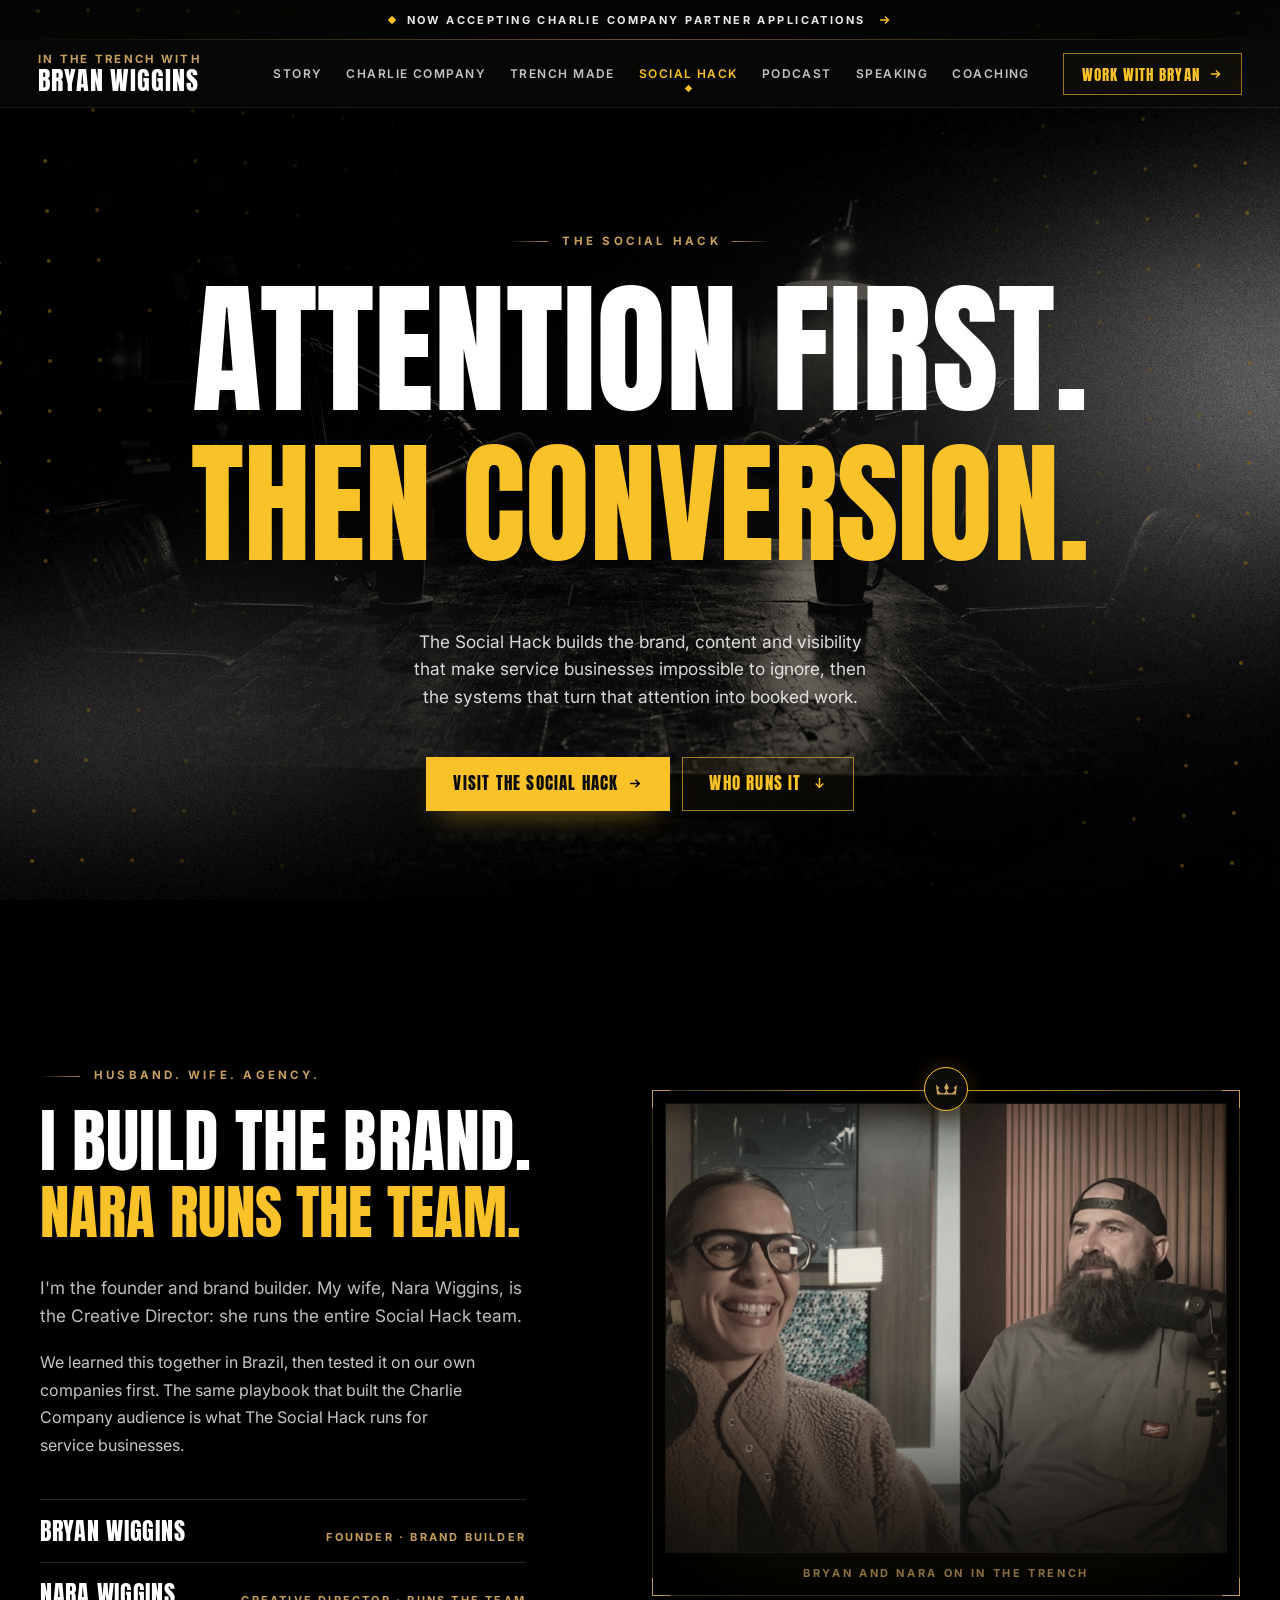
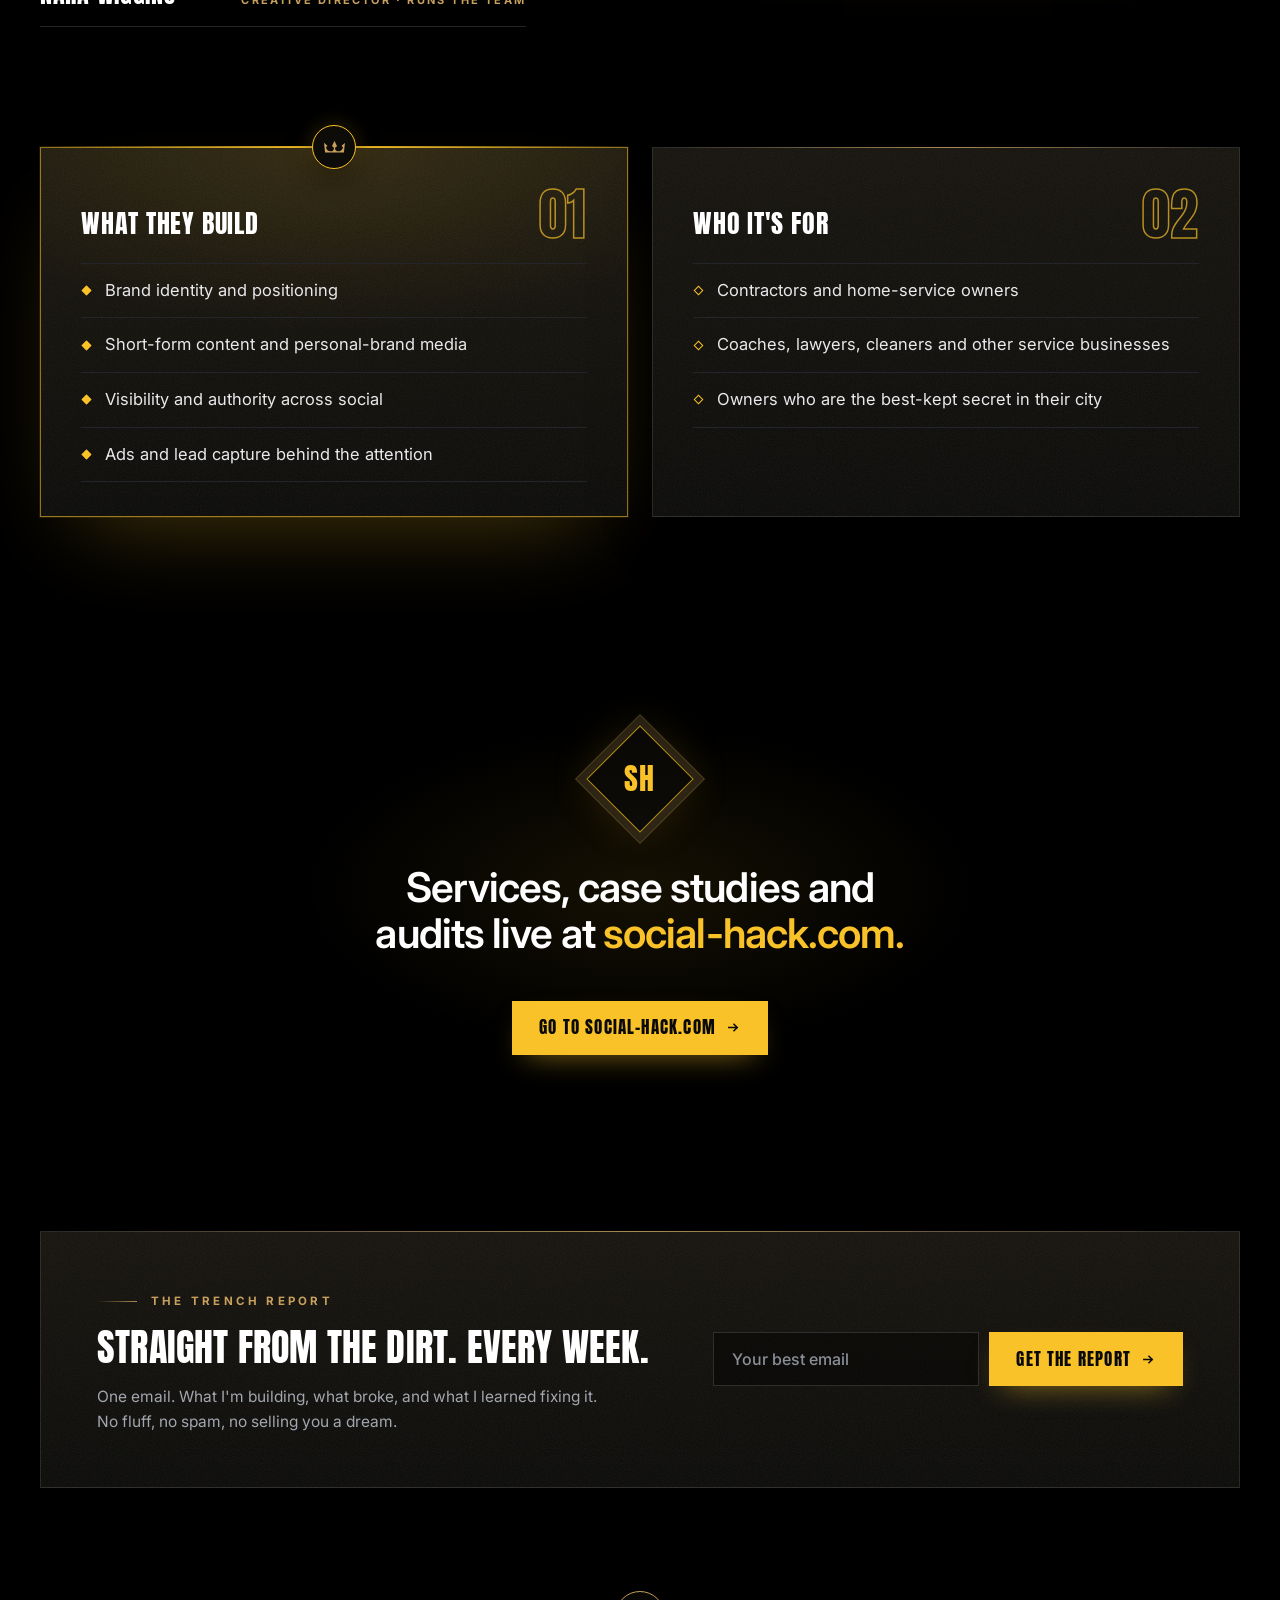
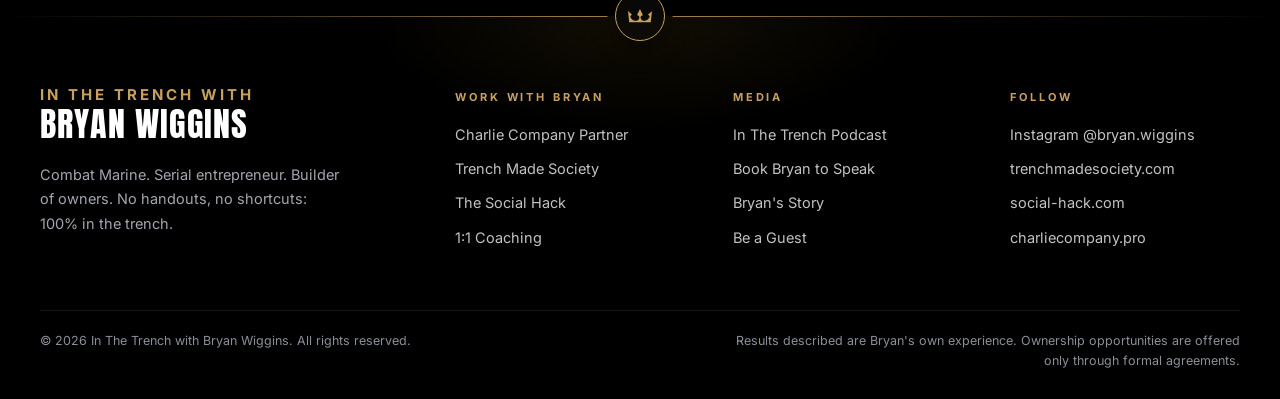
<file: social-hack.html>
<!doctype html>
<html lang="en">
<head>
<meta charset="utf-8">
<meta name="viewport" content="width=device-width, initial-scale=1">
<title>The Social Hack | Founded by Bryan Wiggins, Led by Creative Director Nara Wiggins</title>
<meta name="description" content="The Social Hack builds branding, content and visibility for service businesses. Founded by Bryan Wiggins; Creative Director Nara Wiggins runs the team.">
<meta property="og:title" content="The Social Hack | Founded by Bryan Wiggins, Led by Creative Director Nara Wiggins">
<meta property="og:description" content="The Social Hack builds branding, content and visibility for service businesses. Founded by Bryan Wiggins; Creative Director Nara Wiggins runs the team.">
<meta property="og:image" content="img/bryan-nara-podcast.jpg">
<meta name="theme-color" content="#000000">
<link rel="preconnect" href="https://fonts.googleapis.com">
<link rel="preconnect" href="https://fonts.gstatic.com" crossorigin>
<link href="https://fonts.googleapis.com/css2?family=Anton&family=Inter:wght@400;500;600;700&display=swap" rel="stylesheet">
<link rel="stylesheet" href="assets/kit.css">
<link rel="stylesheet" href="assets/site.css">
<style>
/* ==========================================================================================
   THE SOCIAL HACK page only. Every selector is scoped under its section's own class.
   ========================================================================================== */

/* ---------- hero: a centred two-line statement over the studio, desaturated to the site's palette ---------- */
.tk.sh-hero{ padding-top:128px; padding-bottom:136px; }
.tk.sh-hero .bw-atmos-img img{ opacity:.8; object-position:50% 46%; filter:grayscale(1) sepia(.34) brightness(.86) contrast(1.1); }
.tk.sh-hero .sh-hero-h{ --fit-w:900px; margin-top:30px; }
.tk.sh-hero .sh-hero-lead{ margin-top:38px; max-width:600px; text-wrap:balance; color:rgba(255,255,255,.84); }
.tk.sh-hero .bw-btns{ margin-top:46px; }
.tk.sh-hero .sh-down svg{ transform:rotate(90deg); }
.tk.sh-hero .sh-down:hover svg, .tk.sh-hero .sh-down:focus-visible svg{ transform:rotate(90deg) translateX(3px); }
@media (max-width: 560px){
  .tk.sh-hero{ padding-top:80px; padding-bottom:96px; }
  .tk.sh-hero .bw-btns{ flex-direction:column; align-items:stretch; width:100%; }
}
@media (prefers-reduced-motion: reduce){
  .tk.sh-hero .sh-down:hover svg, .tk.sh-hero .sh-down:focus-visible svg{ transform:rotate(90deg); }
}

/* ---------- who runs it: copy + roster on the left, the real photo on the right ---------- */
.tk.sh-team .sh-team-h{ --fit-w:100%; margin:0 0 32px; }
.tk.sh-team .sh-team-copy .tk-body{ margin-top:20px; }
.tk.sh-team .sh-roster{ container-type:inline-size; margin:40px 0 0; border-top:.5px solid var(--tk-line); }
.tk.sh-team .sh-roster > div{ display:flex; flex-wrap:wrap; align-items:baseline; justify-content:space-between; gap:6px 24px; padding:18px 0 17px; border-bottom:.5px solid var(--tk-line); }
.tk.sh-team .sh-roster dt{ font-family:var(--tk-display); font-weight:400; font-size:24px; line-height:1.1; letter-spacing:.03em; text-transform:uppercase; color:#fff; }
.tk.sh-team .sh-roster dd{ margin:0; font-size:11px; font-weight:700; line-height:1.4; letter-spacing:.2em; text-transform:uppercase; color:var(--tk-ant); }
/* a narrow column stacks both rows the same way (name, then role), never one inline and one wrapped */
@container (max-width: 460px){
  .tk.sh-team .sh-roster > div{ flex-direction:column; align-items:flex-start; }
}

/* what they build / who it's for: two pricing cards */
.tk.sh-team .sh-offer{ display:grid; grid-template-columns:repeat(2, minmax(0,1fr)); gap:24px; align-items:stretch; margin-top:120px; }
.tk.sh-team .sh-offer > .tk-card{ padding:44px 40px 34px; }
.tk.sh-team .sh-offer-top{ display:flex; align-items:flex-end; justify-content:space-between; gap:16px; margin-bottom:26px; }
.tk.sh-team .sh-offer-top .tk-num{ font-size:56px; }
.tk.sh-team .sh-offer .tk-list li{ font-size:16.5px; text-wrap:pretty; }
.tk.sh-team .sh-nb{ white-space:nowrap; }

@media (max-width: 900px){
  .tk.sh-team .sh-offer{ grid-template-columns:1fr; gap:52px; margin-top:96px; }
}
@media (max-width: 400px){
  .tk.sh-team .sh-offer > .tk-card{ padding:40px 20px 26px; }
  .tk.sh-team .sh-offer-top .tk-num{ font-size:46px; }
}

/* ---------- go to social-hack.com: the SH seal, the line, the button ---------- */
.tk.sh-cta{ padding-top:104px; }
.tk.sh-cta .sh-seal{ display:grid; place-items:center; width:76px; height:76px; margin:8px 0 48px; transform:rotate(45deg);
  border:1px solid rgba(var(--tk-gold-rgb),.7); background:rgba(13,12,9,.7);
  box-shadow:0 0 0 7px rgba(13,12,9,.55), 0 0 0 8px rgba(var(--tk-ant-rgb),.35), 0 0 46px rgba(var(--tk-gold-rgb),.18); }
.tk.sh-cta .sh-seal span{ display:block; transform:rotate(-45deg); font-family:var(--tk-display); font-size:30px; line-height:1; letter-spacing:.04em; color:var(--tk-gold); }
.tk.sh-cta .sh-cta-q{ max-width:760px; font-size:clamp(26px, 3.2vw, 44px); }
.tk.sh-cta .bw-btns{ margin-top:44px; }
@media (max-width: 560px){
  .tk.sh-cta .sh-seal{ width:64px; height:64px; margin-bottom:40px; }
  .tk.sh-cta .sh-seal span{ font-size:26px; }
}
</style>
<script>document.documentElement.classList.add('js')</script>
</head>
<body>
<canvas id="bw-particles" aria-hidden="true"></canvas>
<a class="bw-skip" href="#main">Skip to content</a>

<!-- ============ SHELL: announcement bar + header (copy to every page; set aria-current on that page's nav link) ============ -->
<div class="bw-top" id="top"><a href="charlie-company.html#apply">Now accepting Charlie Company partner applications<svg viewBox="0 0 16 16" aria-hidden="true" focusable="false"><path d="M3 8h9M8.5 4.5 12 8l-3.5 3.5" fill="none" stroke="currentColor" stroke-width="1.6" stroke-linecap="square"/></svg></a></div>
<header class="bw-hdr">
  <div class="bw-hdr-in">
    <a class="bw-brand tk-fit" href="index.html" aria-label="In The Trench with Bryan Wiggins, home"><span class="bw-brand-sm" style="--k:15.6">In The Trench with</span><span class="bw-brand-lg" style="--k:6.4">Bryan Wiggins</span></a>
    <nav class="bw-nav" id="bw-nav" aria-label="Primary">
      <a href="story.html">Story</a>
      <a href="charlie-company.html">Charlie Company</a>
      <a href="trench-made-society.html">Trench Made</a>
      <a href="social-hack.html" aria-current="page">Social Hack</a>
      <a href="podcast.html">Podcast</a>
      <a href="speaking.html">Speaking</a>
      <a href="coaching.html">Coaching</a>
      <a class="bw-nav-cta" href="index.html#work">Work With Bryan<svg viewBox="0 0 16 16" aria-hidden="true" focusable="false"><path d="M3 8h9M8.5 4.5 12 8l-3.5 3.5" fill="none" stroke="currentColor" stroke-width="1.6" stroke-linecap="square"/></svg></a>
    </nav>
    <a class="bw-cta" href="index.html#work">Work With Bryan<svg viewBox="0 0 16 16" aria-hidden="true" focusable="false"><path d="M3 8h9M8.5 4.5 12 8l-3.5 3.5" fill="none" stroke="currentColor" stroke-width="1.6" stroke-linecap="square"/></svg></a>
    <button class="bw-menu-btn" type="button" aria-expanded="false" aria-controls="bw-nav" aria-label="Open menu"><span></span><span></span></button>
  </div>
</header>
<!-- ============ /SHELL ============ -->

<main id="main">

<!-- hero -->
<section class="tk bw-atmos sh-hero" aria-labelledby="sh-hero-h">
  <div class="bw-atmos-img" aria-hidden="true"><img src="img/podcast.webp" alt="" width="1536" height="1024" fetchpriority="high" decoding="async"></div>
  <div class="tk-wrap bw-center">
    <p class="tk-cap tk-rise">The Social Hack</p>
    <h1 id="sh-hero-h" class="tk-h tk-fit sh-hero-h tk-rise" style="--d:1"><span style="--k:7.2">Attention first.</span><span class="tk-acc" style="--k:7.4">Then conversion.</span></h1>
    <p class="tk-lead sh-hero-lead tk-rise" style="--d:2">The Social Hack builds the brand, content and visibility that make service businesses impossible to ignore, then the systems that turn that attention into booked work.</p>
    <div class="bw-btns bw-btns--center tk-rise" style="--d:3">
      <a class="tk-btn tk-btn--solid" href="https://www.social-hack.com" target="_blank" rel="noopener">Visit The Social Hack<span class="bw-sr"> (opens in a new tab)</span><svg viewBox="0 0 16 16" aria-hidden="true" focusable="false"><path d="M3 8h9M8.5 4.5 12 8l-3.5 3.5" fill="none" stroke="currentColor" stroke-width="1.6" stroke-linecap="square"/></svg></a>
      <a class="tk-btn sh-down" href="#team">Who runs it<svg viewBox="0 0 16 16" aria-hidden="true" focusable="false"><path d="M3 8h9M8.5 4.5 12 8l-3.5 3.5" fill="none" stroke="currentColor" stroke-width="1.6" stroke-linecap="square"/></svg></a>
    </div>
  </div>
</section>

<!-- who runs it -->
<section class="tk sh-team" id="team" aria-labelledby="team-h">
  <div class="tk-wrap">
    <div class="bw-split bw-split--center">
      <div class="bw-split-a sh-team-copy">
        <p class="tk-cap tk-cap--left tk-rise">Husband. Wife. Agency.</p>
        <h2 id="team-h" class="tk-h tk-fit sh-team-h tk-rise" style="--d:1"><span style="--k:8.4">I build the brand.</span><span class="tk-acc" style="--k:8.9">Nara runs the team.</span></h2>
        <div class="tk-rise" style="--d:2">
          <p class="tk-lead">I'm the founder and brand builder. My wife, Nara Wiggins, is the Creative Director: she runs the entire Social Hack team.</p>
          <div class="tk-body"><p>We learned this together in Brazil, then tested it on our own companies first. The same playbook that built the Charlie Company audience is what The Social Hack runs for service businesses.</p></div>
        </div>
        <dl class="sh-roster tk-rise" style="--d:3">
          <div><dt>Bryan Wiggins</dt><dd>Founder&nbsp;· Brand Builder</dd></div>
          <div><dt>Nara Wiggins</dt><dd>Creative Director&nbsp;· Runs the Team</dd></div>
        </dl>
      </div>
      <figure class="bw-plate bw-split-b sh-team-media tk-rise" style="--d:2">
        <span class="bw-plate-corners" aria-hidden="true"></span>
        <span class="tk-medal" aria-hidden="true"><svg viewBox="0 0 354 197" focusable="false"><path fill="currentColor" d="M176.7 1L178.1 2L219.8 87L186.5 112L186.6 126L189.6 142L194.7 153L202.1 162L213 169.5L224 173.3L233 174.6L248 174.4L265 171.2L282 163.2L299.3 148L312.2 129L320.7 108L295.6 80L353 32.1L353.3 38L335.7 196L19 196.1L18 195.1L.7 38L.9 31L57.7 80L33.5 108L36.7 120L41.7 132L53 148.6L66 160.3L83 169.3L105 174.4L125 174.2L137 171.3L150 163.4L158 154L164.3 140L166.3 131L167 113L134.8 86Z"/></svg></span>
        <div class="bw-photo" style="--ar:5 / 4">
          <img src="img/bryan-nara-podcast.jpg" alt="Nara and Bryan Wiggins at their microphones on the In The Trench podcast" width="1920" height="1080" loading="lazy" decoding="async" style="object-position:46% 50%">
        </div>
        <figcaption class="bw-plate-cap">Bryan and Nara on In The Trench</figcaption>
      </figure>
    </div>

    <div class="sh-offer">
      <article class="tk-card tk-card--gold sh-offer-card tk-rise" aria-labelledby="build-h">
        <span class="tk-medal" aria-hidden="true"><svg viewBox="0 0 354 197" focusable="false"><path fill="currentColor" d="M176.7 1L178.1 2L219.8 87L186.5 112L186.6 126L189.6 142L194.7 153L202.1 162L213 169.5L224 173.3L233 174.6L248 174.4L265 171.2L282 163.2L299.3 148L312.2 129L320.7 108L295.6 80L353 32.1L353.3 38L335.7 196L19 196.1L18 195.1L.7 38L.9 31L57.7 80L33.5 108L36.7 120L41.7 132L53 148.6L66 160.3L83 169.3L105 174.4L125 174.2L137 171.3L150 163.4L158 154L164.3 140L166.3 131L167 113L134.8 86Z"/></svg></span>
        <div class="sh-offer-top"><h3 id="build-h" class="tk-h tk-h--s">What they build</h3><span class="tk-num" aria-hidden="true">01</span></div>
        <ul class="tk-list tk-list--ruled tk-list--solid">
          <li>Brand identity and positioning</li>
          <li>Short-form content and <span class="sh-nb">personal-brand</span> media</li>
          <li>Visibility and authority across social</li>
          <li>Ads and lead capture behind the attention</li>
        </ul>
      </article>
      <article class="tk-card sh-offer-card tk-rise" style="--d:1" aria-labelledby="for-h">
        <div class="sh-offer-top"><h3 id="for-h" class="tk-h tk-h--s">Who it's for</h3><span class="tk-num" aria-hidden="true">02</span></div>
        <ul class="tk-list tk-list--ruled">
          <li>Contractors and <span class="sh-nb">home-service</span> owners</li>
          <li>Coaches, lawyers, cleaners and other service businesses</li>
          <li>Owners who are the best-kept secret in their city</li>
        </ul>
      </article>
    </div>
  </div>
</section>

<!-- go to social-hack.com -->
<section class="tk bw-final sh-cta" aria-labelledby="sh-cta-h">
  <div class="tk-wrap bw-center">
    <div class="sh-seal tk-rise" aria-hidden="true"><span>SH</span></div>
    <h2 id="sh-cta-h" class="tk-q sh-cta-q tk-rise" style="--d:1">Services, case studies and audits live at <em class="tk-acc">social-hack.com.</em></h2>
    <div class="bw-btns bw-btns--center tk-rise" style="--d:2">
      <a class="tk-btn tk-btn--solid" href="https://www.social-hack.com" target="_blank" rel="noopener">Go to social-hack.com<span class="bw-sr"> (opens in a new tab)</span><svg viewBox="0 0 16 16" aria-hidden="true" focusable="false"><path d="M3 8h9M8.5 4.5 12 8l-3.5 3.5" fill="none" stroke="currentColor" stroke-width="1.6" stroke-linecap="square"/></svg></a>
    </div>
  </div>
</section>

</main>

<!-- ============ SHELL: the Trench Report + footer (copy to every page unchanged) ============ -->
<section class="tk bw-report" aria-labelledby="tr-h">
  <div class="tk-wrap">
    <div class="tk-card bw-report-card">
      <div>
        <p class="tk-cap tk-cap--left">The Trench Report</p>
        <h2 id="tr-h" class="tk-h tk-h--m">Straight from the dirt. Every week.</h2>
        <p class="bw-report-text">One email. What I'm building, what broke, and what I learned fixing it. No fluff, no spam, no selling you a dream.</p>
      </div>
      <div>
        <!-- TODO GHL form -->
        <form class="bw-form" data-form="report" novalidate>
          <div class="bw-field">
            <label class="bw-sr" for="tr-email">Email</label>
            <div class="bw-inline">
              <input class="bw-input" id="tr-email" type="email" name="email" placeholder="Your best email" required autocomplete="email" aria-describedby="tr-email-err">
              <button class="tk-btn tk-btn--solid" type="submit">Get the Report<svg viewBox="0 0 16 16" aria-hidden="true" focusable="false"><path d="M3 8h9M8.5 4.5 12 8l-3.5 3.5" fill="none" stroke="currentColor" stroke-width="1.6" stroke-linecap="square"/></svg></button>
            </div>
            <p class="bw-err" id="tr-email-err">Enter a valid email.</p>
          </div>
        </form>
        <div class="bw-ok" id="report-ok" tabindex="-1" hidden><div><b>You're in.</b>First Trench Report hits your inbox this week.</div></div>
      </div>
    </div>
  </div>
</section>

<footer class="bw-ft">
  <div class="bw-ft-line" aria-hidden="true"></div>
  <a class="bw-ft-top" href="#top" aria-label="Back to top"><svg viewBox="0 0 354 197" aria-hidden="true" focusable="false"><path d="M176.7 1L178.1 2L219.8 87L186.5 112L186.6 126L189.6 142L194.7 153L202.1 162L213 169.5L224 173.3L233 174.6L248 174.4L265 171.2L282 163.2L299.3 148L312.2 129L320.7 108L295.6 80L353 32.1L353.3 38L335.7 196L19 196.1L18 195.1L.7 38L.9 31L57.7 80L33.5 108L36.7 120L41.7 132L53 148.6L66 160.3L83 169.3L105 174.4L125 174.2L137 171.3L150 163.4L158 154L164.3 140L166.3 131L167 113L134.8 86Z"/></svg></a>
  <div class="bw-ft-wrap">
    <div class="bw-ft-grid">
      <div class="bw-ft-about">
        <a class="bw-brand tk-fit" href="index.html" aria-label="In The Trench with Bryan Wiggins, home"><span class="bw-brand-sm" style="--k:15.6">In The Trench with</span><span class="bw-brand-lg" style="--k:6.4">Bryan Wiggins</span></a>
        <p>Combat Marine. Serial entrepreneur. Builder of owners. No handouts, no shortcuts: 100% in the trench.</p>
      </div>
      <nav class="bw-ft-col" aria-labelledby="ft-work">
        <p class="bw-ft-h" id="ft-work">Work With Bryan</p>
        <ul>
          <li><a href="charlie-company.html">Charlie Company Partner</a></li>
          <li><a href="trench-made-society.html">Trench Made Society</a></li>
          <li><a href="social-hack.html">The Social Hack</a></li>
          <li><a href="coaching.html">1:1 Coaching</a></li>
        </ul>
      </nav>
      <nav class="bw-ft-col" aria-labelledby="ft-media">
        <p class="bw-ft-h" id="ft-media">Media</p>
        <ul>
          <li><a href="podcast.html">In The Trench Podcast</a></li>
          <li><a href="speaking.html">Book Bryan to Speak</a></li>
          <li><a href="story.html">Bryan's Story</a></li>
          <li><a href="podcast.html#guest">Be a Guest</a></li>
        </ul>
      </nav>
      <nav class="bw-ft-col bw-ft-col--follow" aria-labelledby="ft-follow">
        <p class="bw-ft-h" id="ft-follow">Follow</p>
        <ul>
          <li><a href="https://www.instagram.com/bryan.wiggins" target="_blank" rel="noopener">Instagram @bryan.wiggins<span class="bw-sr"> (opens in a new tab)</span></a></li>
          <li><a href="https://www.trenchmadesociety.com" target="_blank" rel="noopener">trenchmadesociety.com<span class="bw-sr"> (opens in a new tab)</span></a></li>
          <li><a href="https://www.social-hack.com" target="_blank" rel="noopener">social-hack.com<span class="bw-sr"> (opens in a new tab)</span></a></li>
          <li><a href="https://charliecompany.pro" target="_blank" rel="noopener">charliecompany.pro<span class="bw-sr"> (opens in a new tab)</span></a></li>
        </ul>
      </nav>
    </div>
    <div class="bw-ft-base">
      <p>&copy; <span data-year>2026</span> In The Trench with Bryan Wiggins. All rights reserved.</p>
      <p>Results described are Bryan's own experience. Ownership opportunities are offered only through formal agreements.</p>
    </div>
  </div>
</footer>
<!-- ============ /SHELL ============ -->

<script src="assets/kit.js" defer></script>
<script src="assets/site.js" defer></script>
</body>
</html>
</file>
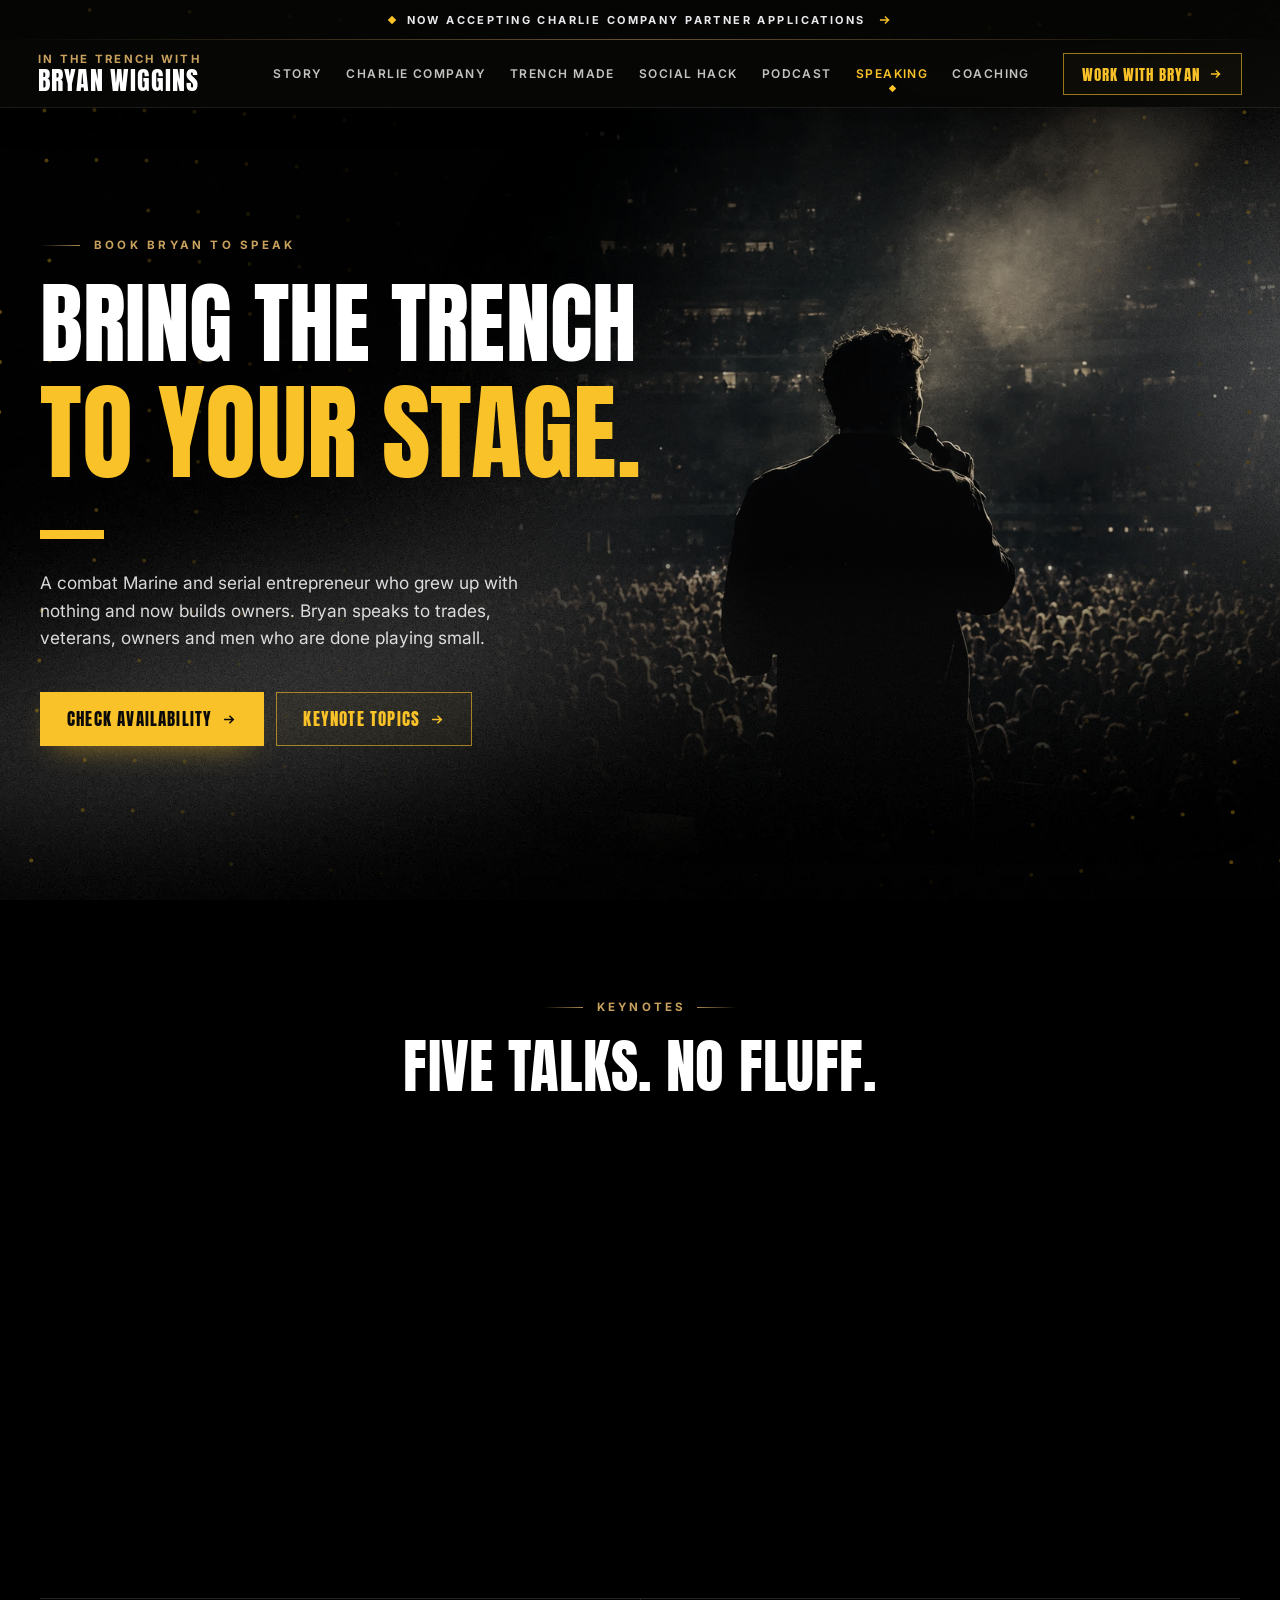
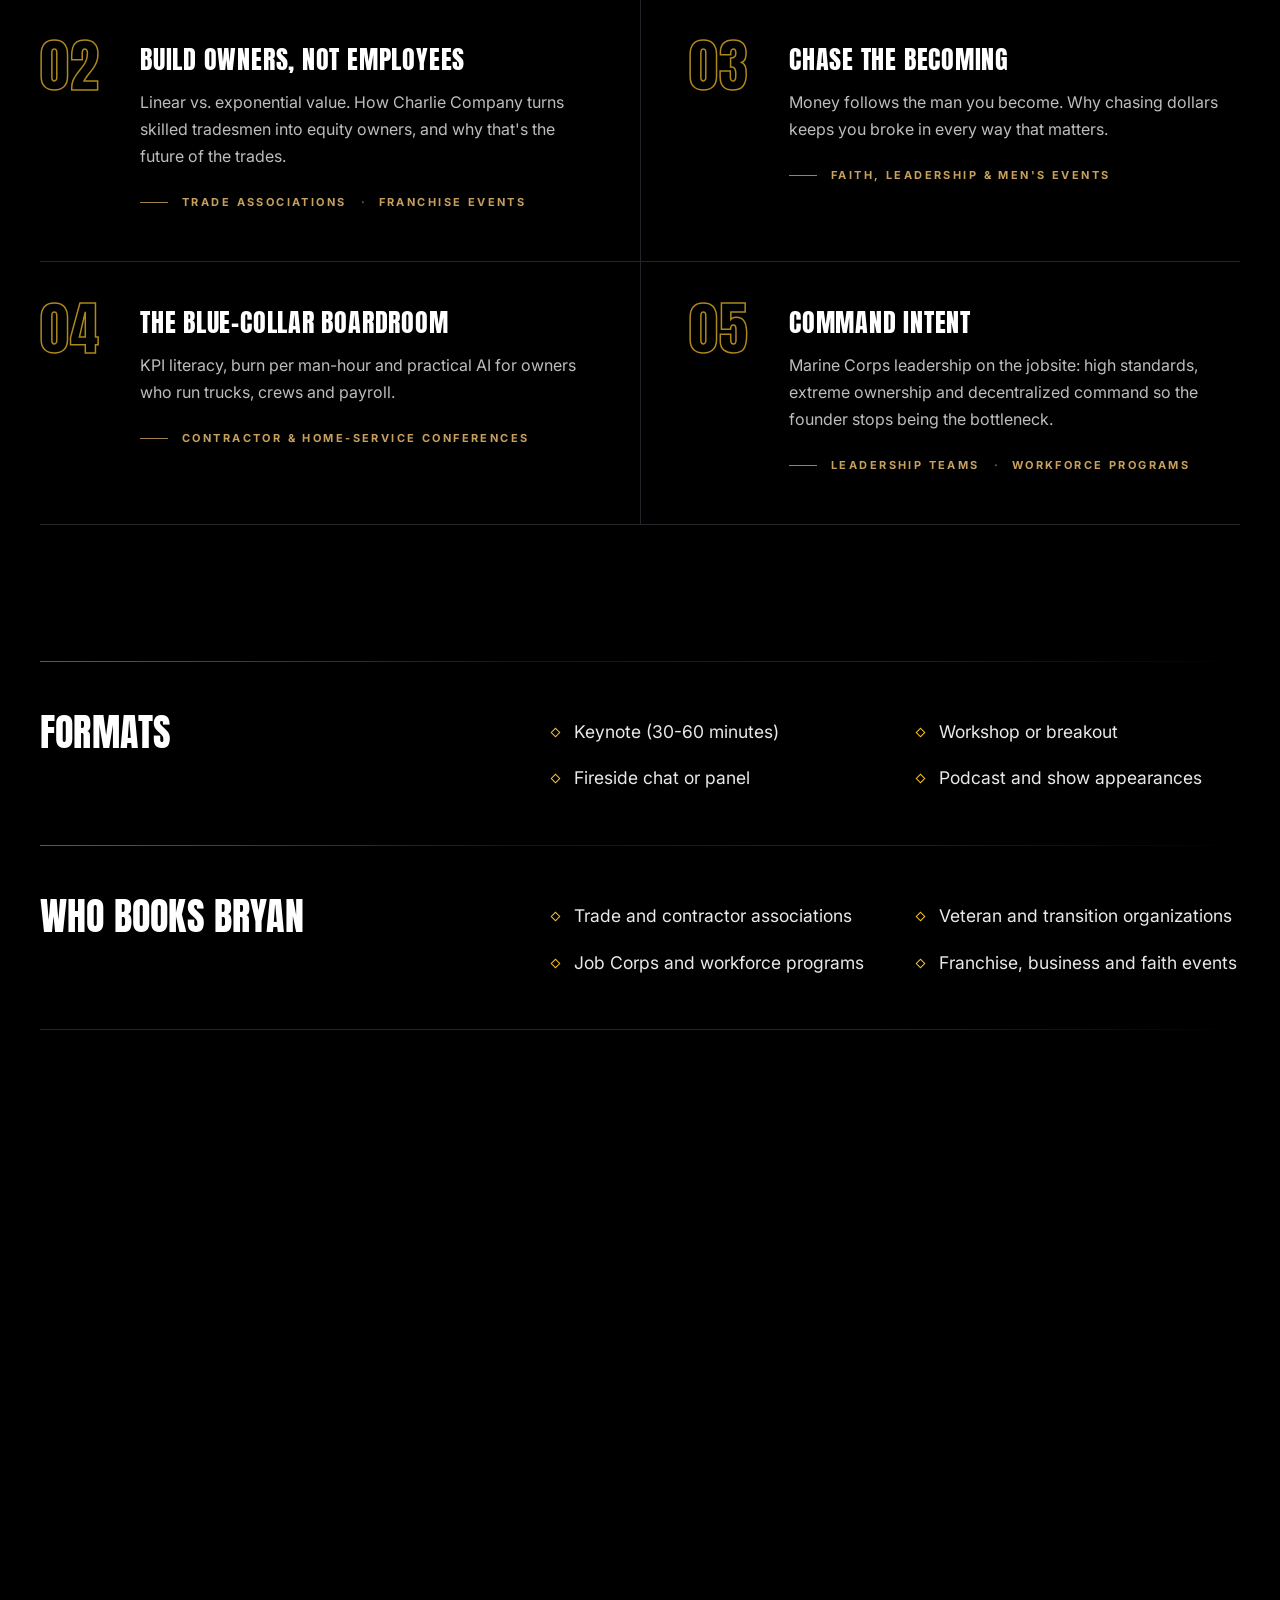
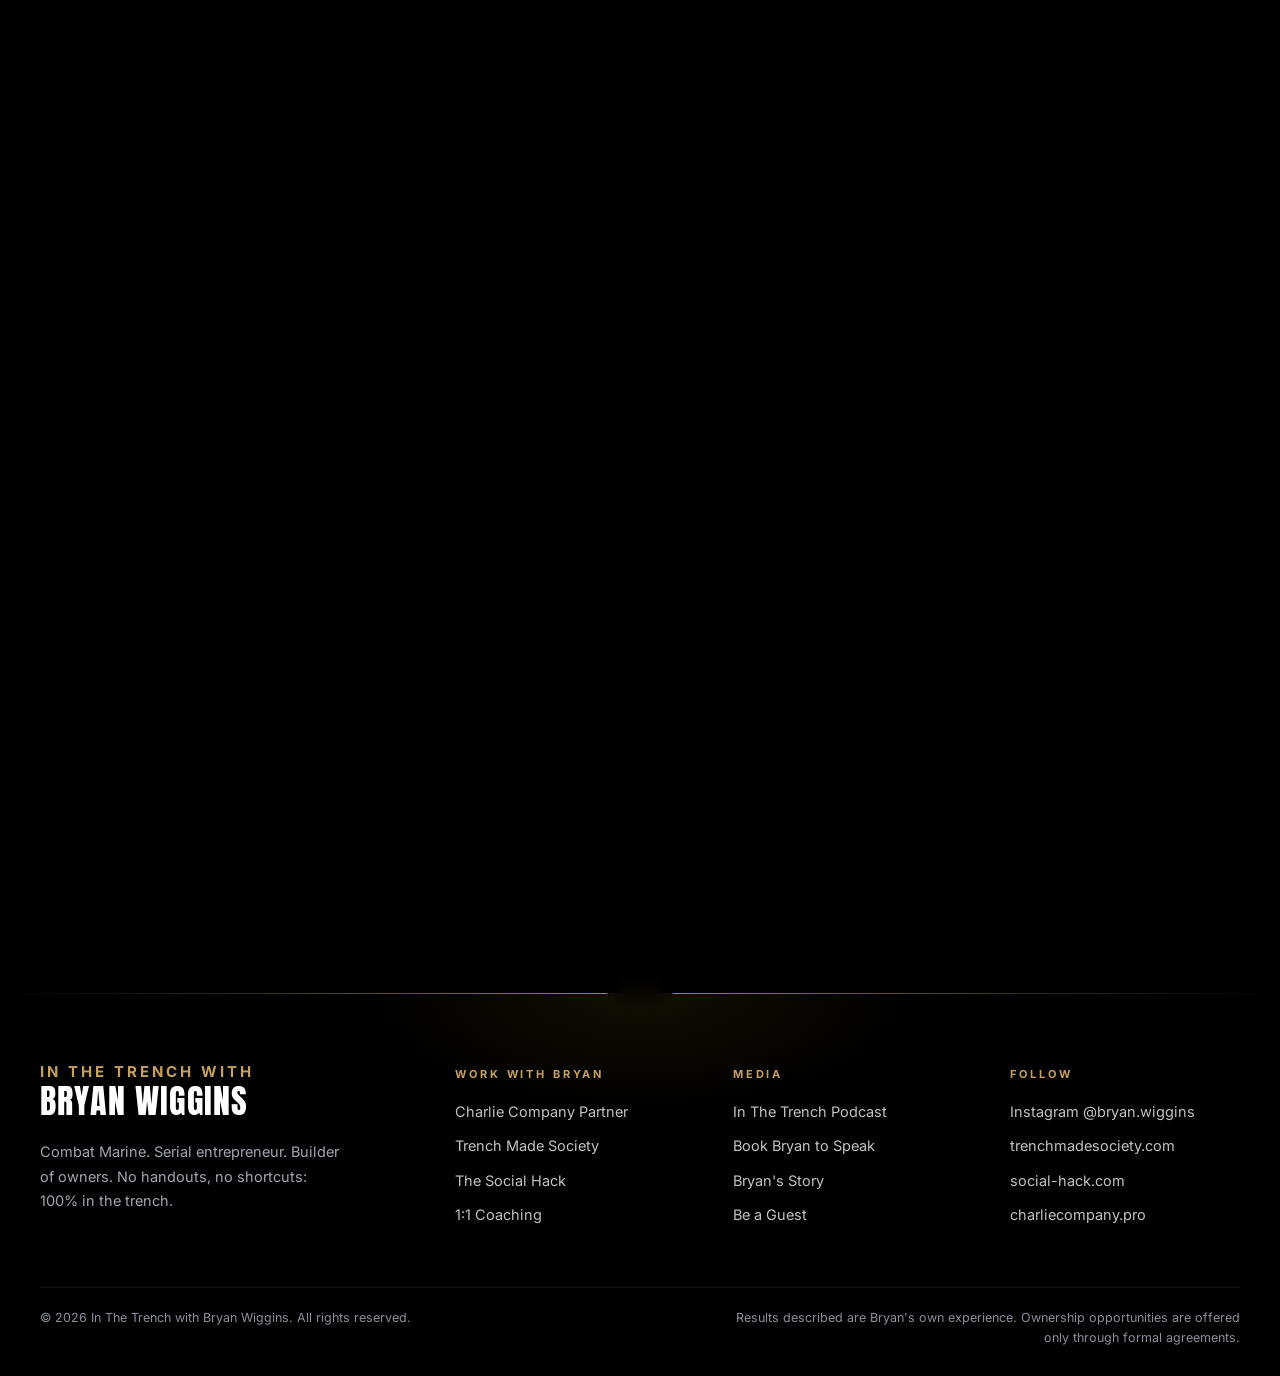
<file: speaking.html>
<!doctype html>
<html lang="en">
<head>
<meta charset="utf-8">
<meta name="viewport" content="width=device-width, initial-scale=1">
<title>Book Bryan Wiggins to Speak | Combat Marine &amp; Serial Entrepreneur Keynotes</title>
<meta name="description" content="Book Bryan Wiggins for keynotes on hardship, ownership, leadership and the trench mindset. For trades, veterans, owners and men's events.">
<meta property="og:title" content="Book Bryan Wiggins to Speak | Combat Marine &amp; Serial Entrepreneur Keynotes">
<meta property="og:description" content="Book Bryan Wiggins for keynotes on hardship, ownership, leadership and the trench mindset. For trades, veterans, owners and men's events.">
<meta property="og:image" content="img/bryan-mic-2460.jpg">
<meta name="theme-color" content="#000000">
<link rel="preconnect" href="https://fonts.googleapis.com">
<link rel="preconnect" href="https://fonts.gstatic.com" crossorigin>
<link href="https://fonts.googleapis.com/css2?family=Anton&family=Inter:wght@400;500;600;700&display=swap" rel="stylesheet">
<link rel="stylesheet" href="assets/kit.css">
<link rel="stylesheet" href="assets/site.css">
<style>
/* speaking.html only. Every selector is scoped under its section class (sp-hero, sp-topics, sp-formats, sp-book). */

/* ---------- hero: the stage dissolves in on the right, the statement sits on the left ---------- */
.tk.sp-hero{ overflow:hidden; padding-top:120px; padding-bottom:144px; }
.tk.sp-hero .sp-hero-img{ position:absolute; z-index:-1; top:0; bottom:0; right:0; width:min(68%, 1080px); pointer-events:none;
  -webkit-mask-image:linear-gradient(180deg, #000 0%, #000 58%, rgba(0,0,0,.4) 80%, transparent 97%);
          mask-image:linear-gradient(180deg, #000 0%, #000 58%, rgba(0,0,0,.4) 80%, transparent 97%); }
.tk.sp-hero .sp-hero-img img{ display:block; width:100%; height:100%; max-width:none; object-fit:cover; object-position:50% 38%;
  opacity:.9; filter:saturate(.42) sepia(.24) brightness(.84) contrast(1.06);
  -webkit-mask-image:radial-gradient(60% 66% at 56% 48%, #000 36%, rgba(0,0,0,.5) 64%, transparent 100%), linear-gradient(90deg, transparent 0%, rgba(0,0,0,.6) 22%, #000 40%);
          mask-image:radial-gradient(60% 66% at 56% 48%, #000 36%, rgba(0,0,0,.5) 64%, transparent 100%), linear-gradient(90deg, transparent 0%, rgba(0,0,0,.6) 22%, #000 40%);
  -webkit-mask-composite:source-in; mask-composite:intersect; }
.tk.sp-hero .sp-hero-copy{ position:relative; max-width:600px; }
.tk.sp-hero .tk-cap{ margin-bottom:28px; }
.tk.sp-hero .sp-hero-h{ --fit-w:100%; margin:0; }
.tk.sp-hero .bw-bar{ margin-top:44px; }
.tk.sp-hero .tk-lead{ margin-top:30px; max-width:490px; color:rgba(255,255,255,.84); }
.tk.sp-hero .bw-btns{ margin-top:40px; }

/* ---------- keynotes ---------- */
.tk.sp-topics .bw-head{ margin-bottom:76px; }
.tk.sp-topics .sp-talks{ display:grid; grid-template-columns:repeat(2, minmax(0,1fr)); }
.tk.sp-topics .sp-talk-n{ display:block; font-size:58px; }
.tk.sp-topics .sp-talk-text{ margin-top:16px; font-size:16px; line-height:1.7; color:rgba(255,255,255,.74); max-width:50ch; text-wrap:pretty; }
.tk.sp-topics .sp-for{ display:flex; flex-wrap:wrap; align-items:center; gap:10px 14px; margin-top:24px; font-size:11px; font-weight:700; line-height:1.5; letter-spacing:.22em; text-transform:uppercase; color:var(--tk-ant); }
.tk.sp-topics .sp-for::before{ content:""; flex:0 0 auto; width:28px; height:1px; background:rgba(var(--tk-ant-rgb),.8); }
.tk.sp-topics .sp-for--lead::before{ display:none; }
.tk.sp-topics .sp-dot{ color:var(--tk-faint); letter-spacing:0; }
.tk.sp-topics .sp-nw{ white-space:nowrap; }

/* the signature talk: the one gold card */
.tk.sp-topics .sp-talk--lead{ grid-column:1 / -1; display:grid; grid-template-columns:minmax(0,5fr) minmax(0,6fr); column-gap:72px; align-items:end; margin-bottom:72px; padding:64px 64px 58px; }
.tk.sp-topics .sp-lead-a .sp-talk-n{ font-size:132px; margin:0 0 30px -4px; -webkit-text-stroke-width:1.6px; }
.tk.sp-topics .sp-lead-h{ font-size:clamp(34px, 3.7vw, 54px); line-height:1; }
.tk.sp-topics .sp-lead-b .sp-talk-text{ margin-top:0; font-size:clamp(16.5px, 1.3vw, 18px); color:rgba(255,255,255,.82); max-width:54ch; }
.tk.sp-topics .sp-for--lead{ margin-top:30px; padding-top:24px; border-top:.5px solid rgba(var(--tk-ant-rgb),.28); }

/* the other four: a 2 x 2 field on hairlines, outlined numeral beside each title */
.tk.sp-topics .sp-talk--cell{ display:grid; grid-template-columns:76px minmax(0,1fr); column-gap:24px; align-content:start; padding:46px 48px 50px 0; border-top:.5px solid var(--tk-line); }
.tk.sp-topics .sp-talk--cell:nth-child(odd){ padding:46px 0 50px 48px; border-left:.5px solid var(--tk-line); }
.tk.sp-topics .sp-talk--cell:nth-last-child(-n+2){ border-bottom:.5px solid var(--tk-line); }
.tk.sp-topics .sp-talk--cell .sp-talk-n{ grid-column:1; grid-row:1 / span 3; margin-top:-2px; }
.tk.sp-topics .sp-talk--cell > :not(.sp-talk-n){ grid-column:2; }

/* ---------- formats / who books Bryan: two rows of a spec sheet ---------- */
.tk.sp-formats{ padding-top:24px; }
.tk.sp-formats .sp-spec{ position:relative; }
.tk.sp-formats .sp-spec-row{ position:relative; display:grid; grid-template-columns:repeat(12, minmax(0,1fr)); column-gap:24px; align-items:start; padding:52px 0 54px; }
.tk.sp-formats .sp-spec-row::before{ content:""; position:absolute; left:0; right:0; top:0; height:1px; pointer-events:none;
  background:linear-gradient(90deg, rgba(var(--tk-ant-rgb),.55), rgba(var(--tk-ant-rgb),.12) 40%, rgba(35,37,42,.9) 70%, rgba(35,37,42,0)); }
.tk.sp-formats .sp-spec-row:last-child::after{ content:""; position:absolute; left:0; right:0; bottom:0; height:1px; pointer-events:none;
  background:linear-gradient(90deg, var(--tk-line), var(--tk-line) 70%, rgba(35,37,42,0)); }
.tk.sp-formats .sp-spec-h{ grid-column:1 / span 4; font-size:clamp(30px, 3vw, 42px); line-height:1; }
.tk.sp-formats .sp-spec-list{ grid-column:6 / -1; grid-template-columns:repeat(2, minmax(0,1fr)); gap:20px 40px; padding-top:6px; }
.tk.sp-formats .sp-spec-list li{ font-size:17.5px; line-height:1.5; color:var(--tk-text); }

/* ---------- booking request: copy + photo on the left, the form card on the right ---------- */
.tk.sp-book .sp-book-grid{ display:grid; grid-template-columns:repeat(12, minmax(0,1fr)); column-gap:24px; align-items:start; }
.tk.sp-book .sp-book-head{ grid-column:1 / span 5; grid-row:1; }
.tk.sp-book .sp-book-head .tk-cap{ margin-bottom:24px; }
.tk.sp-book .sp-book-head .tk-lead{ margin-top:28px; max-width:420px; }
.tk.sp-book .sp-book-plate{ grid-column:1 / span 5; grid-row:2; margin-top:56px; }
.tk.sp-book .sp-book-plate .bw-photo{ --ar:1 / 1; }
.tk.sp-book .sp-book-plate img{ object-position:50% 28%; }
.tk.sp-book .sp-book-form{ grid-column:7 / -1; grid-row:1 / span 2; }
.tk.sp-book .sp-book-card{ padding:48px 44px 40px; }
.tk.sp-book .bw-field > label{ min-height:15px; }
.tk.sp-book .bw-form-note{ max-width:56ch; text-wrap:pretty; }

/* ---------- tablet ---------- */
@media (max-width: 1100px){
  .tk.sp-hero .sp-hero-copy{ max-width:500px; }
  .tk.sp-hero .tk-lead{ max-width:430px; }
  .tk.sp-hero .sp-hero-img{ width:64%; }
  .tk.sp-hero .sp-hero-img img{ object-position:58% 38%; }
  .tk.sp-topics .sp-talk--cell .sp-for{ flex-direction:column; align-items:flex-start; gap:6px; }
  .tk.sp-topics .sp-talk--cell .sp-for::before{ margin-bottom:8px; }
  .tk.sp-topics .sp-talk--cell .sp-dot{ display:none; }
  .tk.sp-formats .sp-spec-row{ grid-template-columns:1fr; row-gap:28px; }
  .tk.sp-formats .sp-spec-h, .tk.sp-formats .sp-spec-list{ grid-column:1; }
  .tk.sp-formats .sp-spec-list{ padding-top:0; }
  .tk.sp-topics .sp-talk--lead{ column-gap:48px; padding:56px 48px 50px; }
  .tk.sp-topics .sp-lead-a .sp-talk-n{ font-size:112px; }
  .tk.sp-topics .sp-talk--cell{ grid-template-columns:64px minmax(0,1fr); column-gap:20px; padding-right:36px; }
  .tk.sp-topics .sp-talk--cell:nth-child(odd){ padding-left:36px; }
  .tk.sp-topics .sp-talk--cell .sp-talk-n{ font-size:50px; }
  .tk.sp-book .sp-book-head, .tk.sp-book .sp-book-plate{ grid-column:1 / span 5; }
  .tk.sp-book .sp-book-form{ grid-column:6 / -1; }
  .tk.sp-book .sp-book-card{ padding:40px 32px 34px; }
}
@media (max-width: 900px){
  .tk.sp-hero{ padding-top:0; padding-bottom:84px; }
  .tk.sp-hero .sp-hero-img{ bottom:auto; left:0; width:100%; height:min(100vw, 560px);
    -webkit-mask-image:linear-gradient(180deg, #000 0%, #000 36%, rgba(0,0,0,.34) 72%, transparent 97%);
            mask-image:linear-gradient(180deg, #000 0%, #000 36%, rgba(0,0,0,.34) 72%, transparent 97%); }
  .tk.sp-hero .sp-hero-img img{ object-position:50% 30%; -webkit-mask-image:none; mask-image:none; }
  .tk.sp-hero .sp-hero-img::after{ content:""; position:absolute; inset:0; background:linear-gradient(90deg, rgba(0,0,0,.55), rgba(0,0,0,0) 24%, rgba(0,0,0,0) 76%, rgba(0,0,0,.55)); }
  .tk.sp-hero .sp-hero-copy{ max-width:600px; padding-top:min(78vw, 420px); }

  .tk.sp-topics .bw-head{ margin-bottom:64px; }
  .tk.sp-topics .sp-talk--lead{ grid-template-columns:1fr; row-gap:28px; margin-bottom:48px; }
  .tk.sp-topics .sp-lead-a .sp-talk-n{ font-size:96px; margin-bottom:24px; }

  .tk.sp-formats .sp-spec-row{ padding:44px 0 46px; }

  .tk.sp-book .sp-book-grid{ grid-template-columns:minmax(0,1fr); }
  .tk.sp-book .sp-book-head, .tk.sp-book .sp-book-plate, .tk.sp-book .sp-book-form{ grid-column:1; grid-row:auto; }
  .tk.sp-book .sp-book-plate{ margin-top:48px; }
  .tk.sp-book .sp-book-plate .bw-photo{ --ar:3 / 2; }
  .tk.sp-book .sp-book-plate img{ object-position:50% 22%; }
  .tk.sp-book .sp-book-form{ margin-top:48px; }
}
@media (max-width: 720px){
  .tk.sp-topics .sp-talks{ grid-template-columns:minmax(0,1fr); }
  .tk.sp-topics .sp-talk--cell, .tk.sp-topics .sp-talk--cell:nth-child(odd){ padding:36px 0 40px; border-left:0; border-bottom:0; }
  .tk.sp-topics .sp-talk--cell:nth-last-child(-n+2){ border-bottom:0; }
  .tk.sp-topics .sp-talk--cell:last-child{ border-bottom:.5px solid var(--tk-line); }
}
@media (max-width: 560px){
  .tk.sp-hero .bw-btns .tk-btn{ flex:1 1 100%; }
  .tk.sp-topics .sp-talk--lead{ padding:48px 24px 36px; }
  .tk.sp-topics .sp-lead-a .sp-talk-n{ font-size:84px; }
  .tk.sp-topics .sp-talk--cell{ grid-template-columns:52px minmax(0,1fr); column-gap:16px; }
  .tk.sp-topics .sp-talk--cell .sp-talk-n{ font-size:42px; }
  .tk.sp-topics .sp-for{ letter-spacing:.18em; }
  .tk.sp-formats .sp-spec-list{ grid-template-columns:minmax(0,1fr); gap:16px; }
  .tk.sp-book .sp-book-card{ padding:34px 20px 28px; }
}
@media (max-width: 400px){
  .tk.sp-topics .sp-talk--lead{ padding:46px 20px 32px; }
}
</style>
<script>document.documentElement.classList.add('js')</script>
</head>
<body>
<canvas id="bw-particles" aria-hidden="true"></canvas>
<a class="bw-skip" href="#main">Skip to content</a>

<!-- ============ SHELL: announcement bar + header (copy to every page; set aria-current on that page's nav link) ============ -->
<div class="bw-top" id="top"><a href="charlie-company.html#apply">Now accepting Charlie Company partner applications<svg viewBox="0 0 16 16" aria-hidden="true" focusable="false"><path d="M3 8h9M8.5 4.5 12 8l-3.5 3.5" fill="none" stroke="currentColor" stroke-width="1.6" stroke-linecap="square"/></svg></a></div>
<header class="bw-hdr">
  <div class="bw-hdr-in">
    <a class="bw-brand tk-fit" href="index.html" aria-label="In The Trench with Bryan Wiggins, home"><span class="bw-brand-sm" style="--k:15.6">In The Trench with</span><span class="bw-brand-lg" style="--k:6.4">Bryan Wiggins</span></a>
    <nav class="bw-nav" id="bw-nav" aria-label="Primary">
      <a href="story.html">Story</a>
      <a href="charlie-company.html">Charlie Company</a>
      <a href="trench-made-society.html">Trench Made</a>
      <a href="social-hack.html">Social Hack</a>
      <a href="podcast.html">Podcast</a>
      <a href="speaking.html" aria-current="page">Speaking</a>
      <a href="coaching.html">Coaching</a>
      <a class="bw-nav-cta" href="index.html#work">Work With Bryan<svg viewBox="0 0 16 16" aria-hidden="true" focusable="false"><path d="M3 8h9M8.5 4.5 12 8l-3.5 3.5" fill="none" stroke="currentColor" stroke-width="1.6" stroke-linecap="square"/></svg></a>
    </nav>
    <a class="bw-cta" href="index.html#work">Work With Bryan<svg viewBox="0 0 16 16" aria-hidden="true" focusable="false"><path d="M3 8h9M8.5 4.5 12 8l-3.5 3.5" fill="none" stroke="currentColor" stroke-width="1.6" stroke-linecap="square"/></svg></a>
    <button class="bw-menu-btn" type="button" aria-expanded="false" aria-controls="bw-nav" aria-label="Open menu"><span></span><span></span></button>
  </div>
</header>
<!-- ============ /SHELL ============ -->

<main id="main">

<!-- hero: the stage behind, the statement on the left -->
<section class="tk sp-hero" aria-labelledby="hero-h">
  <div class="sp-hero-img" aria-hidden="true"><img src="img/stage.webp" alt="" width="1536" height="1024" fetchpriority="high" decoding="async"></div>
  <div class="tk-wrap">
    <div class="sp-hero-copy">
      <p class="tk-cap tk-cap--left tk-rise">Book Bryan to speak</p>
      <h1 id="hero-h" class="tk-h tk-fit sp-hero-h tk-rise" style="--d:1"><span style="--k:7">Bring the trench</span><span class="tk-acc" style="--k:6.2">to your stage.</span></h1>
      <div class="tk-rise" style="--d:2">
        <i class="bw-bar" aria-hidden="true"></i>
        <p class="tk-lead">A combat Marine and serial entrepreneur who grew up with nothing and now builds owners. Bryan speaks to trades, veterans, owners and men who are done playing small.</p>
        <div class="bw-btns">
          <a class="tk-btn tk-btn--solid" href="#book">Check Availability<svg viewBox="0 0 16 16" aria-hidden="true" focusable="false"><path d="M3 8h9M8.5 4.5 12 8l-3.5 3.5" fill="none" stroke="currentColor" stroke-width="1.6" stroke-linecap="square"/></svg></a>
          <a class="tk-btn" href="#topics">Keynote topics<svg viewBox="0 0 16 16" aria-hidden="true" focusable="false"><path d="M3 8h9M8.5 4.5 12 8l-3.5 3.5" fill="none" stroke="currentColor" stroke-width="1.6" stroke-linecap="square"/></svg></a>
        </div>
      </div>
    </div>
  </div>
</section>

<!-- keynotes: the signature talk on the gold card, the other four on an open field of hairlines -->
<section class="tk sp-topics" id="topics" aria-labelledby="topics-h">
  <div class="tk-wrap">
    <div class="bw-head bw-head--center">
      <p class="tk-cap tk-rise">Keynotes</p>
      <h2 id="topics-h" class="tk-h tk-h--l tk-rise" style="--d:1">Five talks. No fluff.</h2>
    </div>
    <ol class="sp-talks">
      <li class="tk-card tk-card--gold sp-talk sp-talk--lead tk-rise" style="--d:2">
        <span class="tk-medal" aria-hidden="true"><svg viewBox="0 0 354 197" focusable="false"><path fill="currentColor" d="M176.7 1L178.1 2L219.8 87L186.5 112L186.6 126L189.6 142L194.7 153L202.1 162L213 169.5L224 173.3L233 174.6L248 174.4L265 171.2L282 163.2L299.3 148L312.2 129L320.7 108L295.6 80L353 32.1L353.3 38L335.7 196L19 196.1L18 195.1L.7 38L.9 31L57.7 80L33.5 108L36.7 120L41.7 132L53 148.6L66 160.3L83 169.3L105 174.4L125 174.2L137 171.3L150 163.4L158 154L164.3 140L166.3 131L167 113L134.8 86Z"/></svg></span>
        <div class="sp-lead-a">
          <span class="tk-num sp-talk-n" aria-hidden="true">01</span>
          <h3 class="tk-h sp-lead-h">You Can't Pass the Trench</h3>
        </div>
        <div class="sp-lead-b">
          <p class="sp-talk-text">Hardship isn't the obstacle: it's the forge. Bryan's journey from a single-mother household to Job Corps, the Marine Corps, multiple failed businesses and a life he can't believe he's living. Why the lowest points set up the biggest climbs.</p>
          <p class="sp-for sp-for--lead"><span class="tk-badge tk-badge--solid">Signature keynote</span><span class="bw-sr"> · </span><span>Conferences, veteran events, men's&nbsp;events</span></p>
        </div>
      </li>
      <li class="sp-talk sp-talk--cell tk-rise" style="--d:3">
        <span class="tk-num sp-talk-n" aria-hidden="true">02</span>
        <h3 class="tk-h tk-h--s">Build Owners, Not Employees</h3>
        <p class="sp-talk-text">Linear vs. exponential value. How Charlie Company turns skilled tradesmen into equity owners, and why that's the future of the trades.</p>
        <p class="sp-for"><span>Trade associations</span><span class="sp-dot">·</span><span>Franchise events</span></p>
      </li>
      <li class="sp-talk sp-talk--cell tk-rise" style="--d:4">
        <span class="tk-num sp-talk-n" aria-hidden="true">03</span>
        <h3 class="tk-h tk-h--s">Chase the Becoming</h3>
        <p class="sp-talk-text">Money follows the man you become. Why chasing dollars keeps you broke in every way that matters.</p>
        <p class="sp-for"><span>Faith, leadership &amp; men's&nbsp;events</span></p>
      </li>
      <li class="sp-talk sp-talk--cell tk-rise" style="--d:5">
        <span class="tk-num sp-talk-n" aria-hidden="true">04</span>
        <h3 class="tk-h tk-h--s">The <span class="sp-nw">Blue-Collar</span> Boardroom</h3>
        <p class="sp-talk-text">KPI literacy, burn per man-hour and practical AI for owners who run trucks, crews and payroll.</p>
        <p class="sp-for"><span>Contractor &amp; home-service conferences</span></p>
      </li>
      <li class="sp-talk sp-talk--cell tk-rise" style="--d:6">
        <span class="tk-num sp-talk-n" aria-hidden="true">05</span>
        <h3 class="tk-h tk-h--s">Command Intent</h3>
        <p class="sp-talk-text">Marine Corps leadership on the jobsite: high standards, extreme ownership and decentralized command so the founder stops being the bottleneck.</p>
        <p class="sp-for"><span>Leadership teams</span><span class="sp-dot">·</span><span>Workforce programs</span></p>
      </li>
    </ol>
  </div>
</section>

<!-- formats and who books Bryan: a spec sheet on hairlines -->
<section class="tk sp-formats" aria-labelledby="formats-h who-h">
  <div class="tk-wrap">
    <div class="sp-spec">
      <div class="sp-spec-row tk-rise">
        <h2 id="formats-h" class="tk-h sp-spec-h">Formats</h2>
        <ul class="tk-list sp-spec-list">
          <li>Keynote (30-60 minutes)</li>
          <li>Workshop or breakout</li>
          <li>Fireside chat or panel</li>
          <li>Podcast and show appearances</li>
        </ul>
      </div>
      <div class="sp-spec-row tk-rise" style="--d:1">
        <h2 id="who-h" class="tk-h sp-spec-h">Who books Bryan</h2>
        <ul class="tk-list sp-spec-list">
          <li>Trade and contractor associations</li>
          <li>Veteran and transition organizations</li>
          <li>Job Corps and workforce programs</li>
          <li>Franchise, business and faith events</li>
        </ul>
      </div>
    </div>
  </div>
</section>

<!-- booking request -->
<section class="tk sp-book" id="book" aria-labelledby="book-h">
  <div class="tk-wrap sp-book-grid">
    <div class="sp-book-head">
      <p class="tk-cap tk-cap--left tk-rise">Booking request</p>
      <h2 id="book-h" class="tk-h tk-h--l tk-rise" style="--d:1">Tell us about your event.</h2>
      <p class="tk-lead tk-rise" style="--d:2">Send the details. Bryan's team will confirm availability and fit.</p>
    </div>
    <figure class="bw-plate sp-book-plate tk-rise" style="--d:3">
      <span class="bw-plate-corners" aria-hidden="true"></span>
      <span class="tk-medal" aria-hidden="true"><svg viewBox="0 0 354 197" focusable="false"><path fill="currentColor" d="M176.7 1L178.1 2L219.8 87L186.5 112L186.6 126L189.6 142L194.7 153L202.1 162L213 169.5L224 173.3L233 174.6L248 174.4L265 171.2L282 163.2L299.3 148L312.2 129L320.7 108L295.6 80L353 32.1L353.3 38L335.7 196L19 196.1L18 195.1L.7 38L.9 31L57.7 80L33.5 108L36.7 120L41.7 132L53 148.6L66 160.3L83 169.3L105 174.4L125 174.2L137 171.3L150 163.4L158 154L164.3 140L166.3 131L167 113L134.8 86Z"/></svg></span>
      <div class="bw-photo bw-photo--trim">
        <img src="img/bryan-mic-2460.jpg" alt="Bryan Wiggins at the microphone on the In The Trench podcast" width="960" height="1080" loading="lazy" decoding="async">
      </div>
    </figure>
    <div class="sp-book-form tk-rise" style="--d:2">
      <div class="tk-card sp-book-card">
        <!-- TODO GHL form -->
        <form data-form="speak" novalidate>
          <div class="bw-form-grid">
            <div class="bw-field">
              <label for="speak-name">Your name *</label>
              <input class="bw-input" id="speak-name" type="text" name="name" required autocomplete="name" aria-describedby="speak-name-err">
              <p class="bw-err" id="speak-name-err">Required.</p>
            </div>
            <div class="bw-field">
              <label for="speak-email">Email *</label>
              <input class="bw-input" id="speak-email" type="email" name="email" required autocomplete="email" aria-describedby="speak-email-err">
              <p class="bw-err" id="speak-email-err">Required.</p>
            </div>
            <div class="bw-field">
              <label for="speak-org">Organization *</label>
              <input class="bw-input" id="speak-org" type="text" name="org" required autocomplete="organization" aria-describedby="speak-org-err">
              <p class="bw-err" id="speak-org-err">Required.</p>
            </div>
            <div class="bw-field">
              <label for="speak-event">Event name *</label>
              <input class="bw-input" id="speak-event" type="text" name="event" required aria-describedby="speak-event-err">
              <p class="bw-err" id="speak-event-err">Required.</p>
            </div>
            <div class="bw-field">
              <label for="speak-date">Event date(s) *</label>
              <input class="bw-input" id="speak-date" type="text" name="date" required aria-describedby="speak-date-err">
              <p class="bw-err" id="speak-date-err">Required.</p>
            </div>
            <div class="bw-field">
              <label for="speak-location">City / virtual *</label>
              <input class="bw-input" id="speak-location" type="text" name="location" required aria-describedby="speak-location-err">
              <p class="bw-err" id="speak-location-err">Required.</p>
            </div>
            <div class="bw-field">
              <label for="speak-format">Format *</label>
              <select class="bw-input" id="speak-format" name="format" required aria-describedby="speak-format-err">
                <option value="">Select one</option>
                <option>Keynote</option>
                <option>Workshop</option>
                <option>Fireside / panel</option>
                <option>Podcast or show</option>
              </select>
              <p class="bw-err" id="speak-format-err">Required.</p>
            </div>
            <div class="bw-field">
              <label for="speak-audience">Audience size</label>
              <select class="bw-input" id="speak-audience" name="audience">
                <option value="">Select one</option>
                <option>Under 100</option>
                <option>100-500</option>
                <option>500-1,000</option>
                <option>1,000+</option>
              </select>
            </div>
            <div class="bw-field bw-field--full">
              <label for="speak-details">What do you want your audience to walk away with?</label>
              <textarea class="bw-input" id="speak-details" name="details"></textarea>
            </div>
          </div>
          <div class="bw-form-act"><button class="tk-btn tk-btn--solid" type="submit">Request Bryan<svg viewBox="0 0 16 16" aria-hidden="true" focusable="false"><path d="M3 8h9M8.5 4.5 12 8l-3.5 3.5" fill="none" stroke="currentColor" stroke-width="1.6" stroke-linecap="square"/></svg></button></div>
          <p class="bw-form-note">Every application is read by Bryan's team. Expect a reply within two business days.</p>
        </form>
        <div class="bw-ok" id="speak-ok" tabindex="-1" hidden><div><b>Request received.</b>Bryan's team will confirm availability within two business days.</div></div>
      </div>
    </div>
  </div>
</section>

</main>

<!-- ============ SHELL: the Trench Report + footer (copy to every page unchanged) ============ -->
<section class="tk bw-report" aria-labelledby="tr-h">
  <div class="tk-wrap">
    <div class="tk-card bw-report-card">
      <div>
        <p class="tk-cap tk-cap--left">The Trench Report</p>
        <h2 id="tr-h" class="tk-h tk-h--m">Straight from the dirt. Every week.</h2>
        <p class="bw-report-text">One email. What I'm building, what broke, and what I learned fixing it. No fluff, no spam, no selling you a dream.</p>
      </div>
      <div>
        <!-- TODO GHL form -->
        <form class="bw-form" data-form="report" novalidate>
          <div class="bw-field">
            <label class="bw-sr" for="tr-email">Email</label>
            <div class="bw-inline">
              <input class="bw-input" id="tr-email" type="email" name="email" placeholder="Your best email" required autocomplete="email" aria-describedby="tr-email-err">
              <button class="tk-btn tk-btn--solid" type="submit">Get the Report<svg viewBox="0 0 16 16" aria-hidden="true" focusable="false"><path d="M3 8h9M8.5 4.5 12 8l-3.5 3.5" fill="none" stroke="currentColor" stroke-width="1.6" stroke-linecap="square"/></svg></button>
            </div>
            <p class="bw-err" id="tr-email-err">Enter a valid email.</p>
          </div>
        </form>
        <div class="bw-ok" id="report-ok" tabindex="-1" hidden><div><b>You're in.</b>First Trench Report hits your inbox this week.</div></div>
      </div>
    </div>
  </div>
</section>

<footer class="bw-ft">
  <div class="bw-ft-line" aria-hidden="true"></div>
  <a class="bw-ft-top" href="#top" aria-label="Back to top"><svg viewBox="0 0 354 197" aria-hidden="true" focusable="false"><path d="M176.7 1L178.1 2L219.8 87L186.5 112L186.6 126L189.6 142L194.7 153L202.1 162L213 169.5L224 173.3L233 174.6L248 174.4L265 171.2L282 163.2L299.3 148L312.2 129L320.7 108L295.6 80L353 32.1L353.3 38L335.7 196L19 196.1L18 195.1L.7 38L.9 31L57.7 80L33.5 108L36.7 120L41.7 132L53 148.6L66 160.3L83 169.3L105 174.4L125 174.2L137 171.3L150 163.4L158 154L164.3 140L166.3 131L167 113L134.8 86Z"/></svg></a>
  <div class="bw-ft-wrap">
    <div class="bw-ft-grid">
      <div class="bw-ft-about">
        <a class="bw-brand tk-fit" href="index.html" aria-label="In The Trench with Bryan Wiggins, home"><span class="bw-brand-sm" style="--k:15.6">In The Trench with</span><span class="bw-brand-lg" style="--k:6.4">Bryan Wiggins</span></a>
        <p>Combat Marine. Serial entrepreneur. Builder of owners. No handouts, no shortcuts: 100% in the trench.</p>
      </div>
      <nav class="bw-ft-col" aria-labelledby="ft-work">
        <p class="bw-ft-h" id="ft-work">Work With Bryan</p>
        <ul>
          <li><a href="charlie-company.html">Charlie Company Partner</a></li>
          <li><a href="trench-made-society.html">Trench Made Society</a></li>
          <li><a href="social-hack.html">The Social Hack</a></li>
          <li><a href="coaching.html">1:1 Coaching</a></li>
        </ul>
      </nav>
      <nav class="bw-ft-col" aria-labelledby="ft-media">
        <p class="bw-ft-h" id="ft-media">Media</p>
        <ul>
          <li><a href="podcast.html">In The Trench Podcast</a></li>
          <li><a href="speaking.html">Book Bryan to Speak</a></li>
          <li><a href="story.html">Bryan's Story</a></li>
          <li><a href="podcast.html#guest">Be a Guest</a></li>
        </ul>
      </nav>
      <nav class="bw-ft-col bw-ft-col--follow" aria-labelledby="ft-follow">
        <p class="bw-ft-h" id="ft-follow">Follow</p>
        <ul>
          <li><a href="https://www.instagram.com/bryan.wiggins" target="_blank" rel="noopener">Instagram @bryan.wiggins<span class="bw-sr"> (opens in a new tab)</span></a></li>
          <li><a href="https://www.trenchmadesociety.com" target="_blank" rel="noopener">trenchmadesociety.com<span class="bw-sr"> (opens in a new tab)</span></a></li>
          <li><a href="https://www.social-hack.com" target="_blank" rel="noopener">social-hack.com<span class="bw-sr"> (opens in a new tab)</span></a></li>
          <li><a href="https://charliecompany.pro" target="_blank" rel="noopener">charliecompany.pro<span class="bw-sr"> (opens in a new tab)</span></a></li>
        </ul>
      </nav>
    </div>
    <div class="bw-ft-base">
      <p>&copy; <span data-year>2026</span> In The Trench with Bryan Wiggins. All rights reserved.</p>
      <p>Results described are Bryan's own experience. Ownership opportunities are offered only through formal agreements.</p>
    </div>
  </div>
</footer>
<!-- ============ /SHELL ============ -->

<script src="assets/kit.js" defer></script>
<script src="assets/site.js" defer></script>
</body>
</html>
</file>
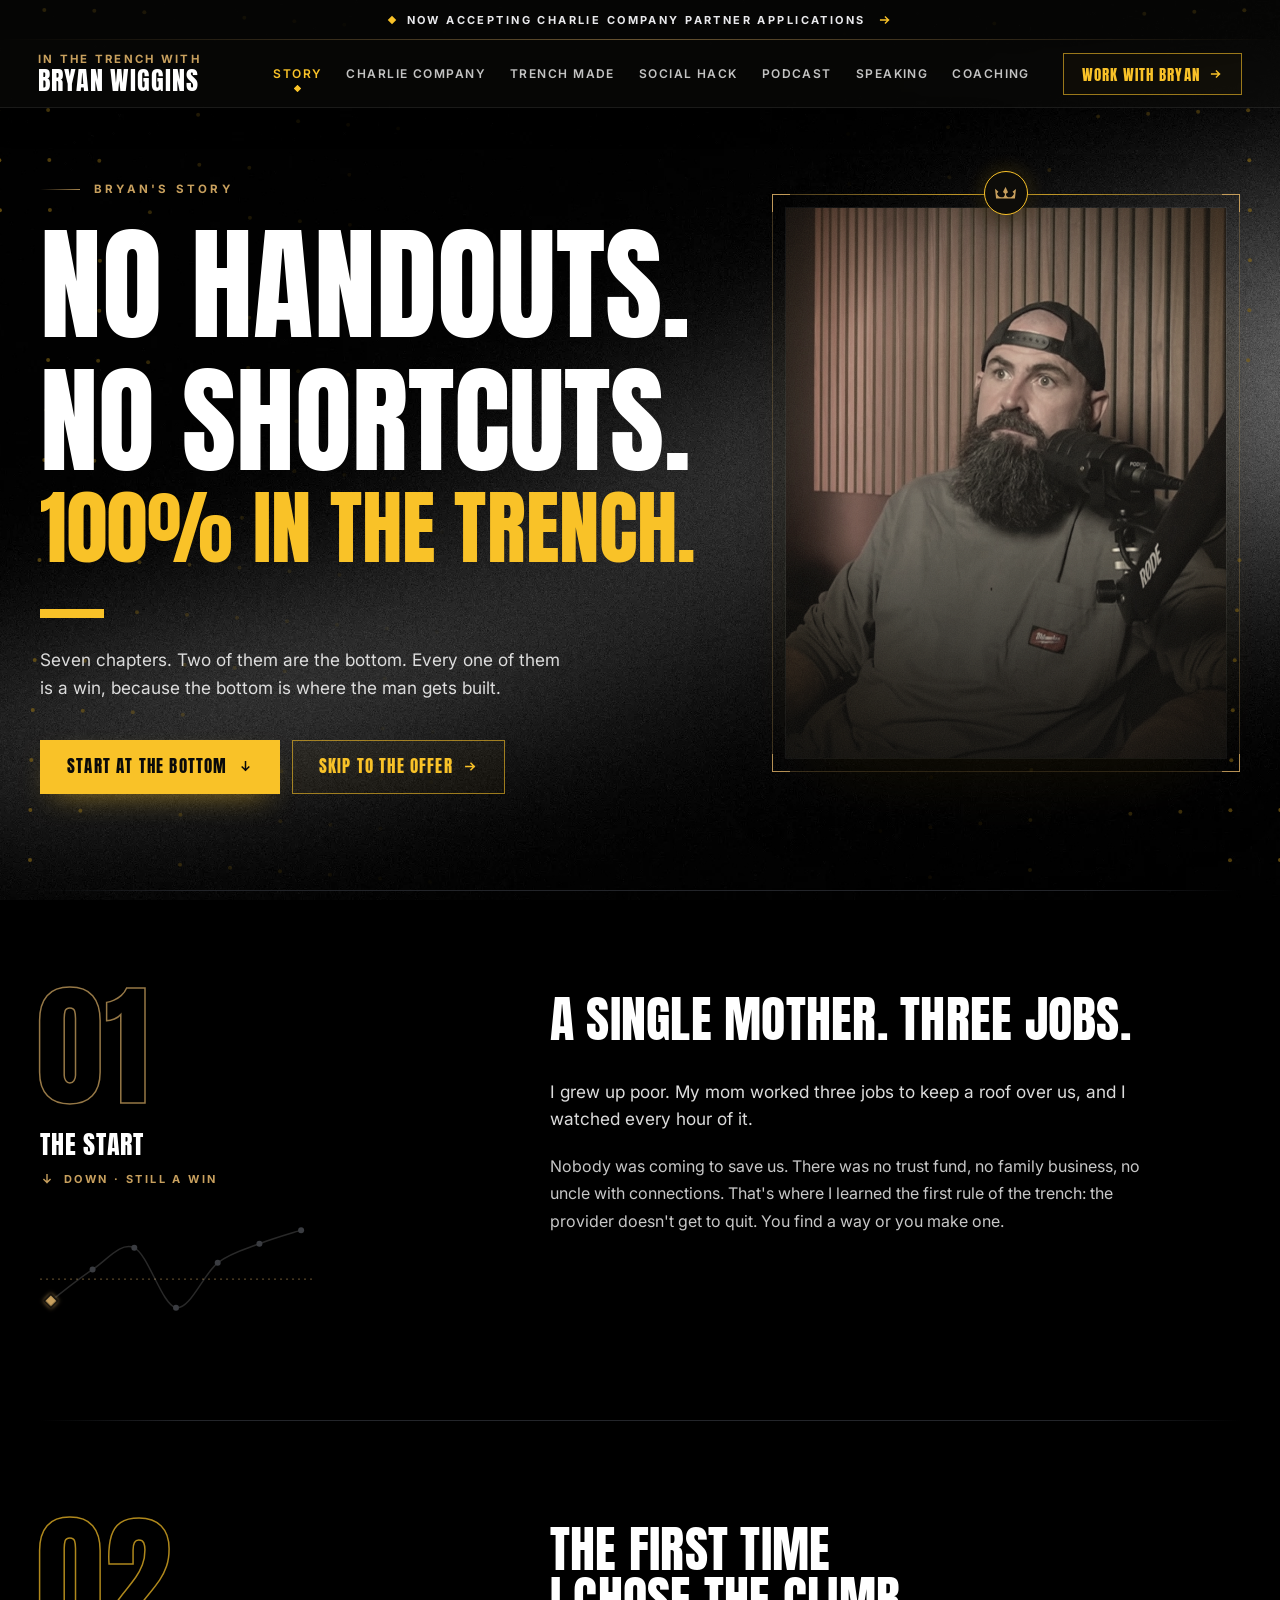
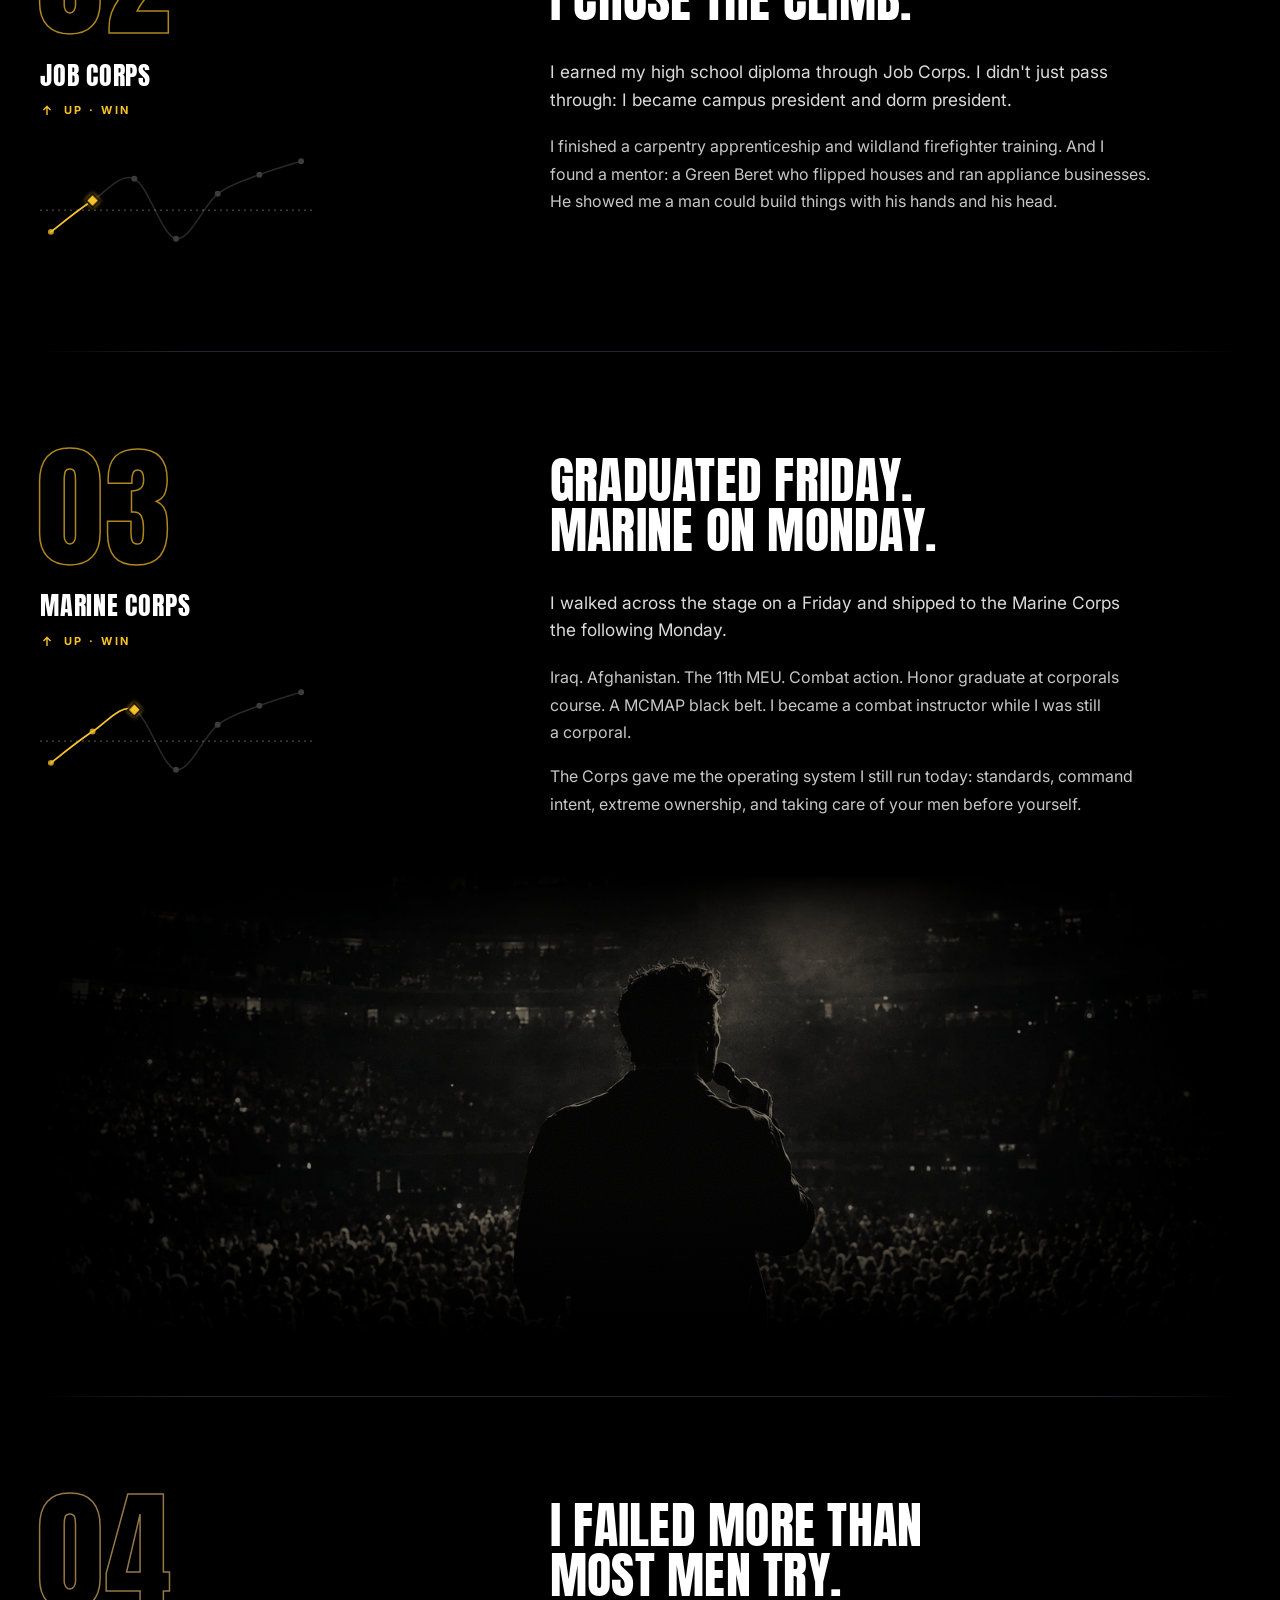
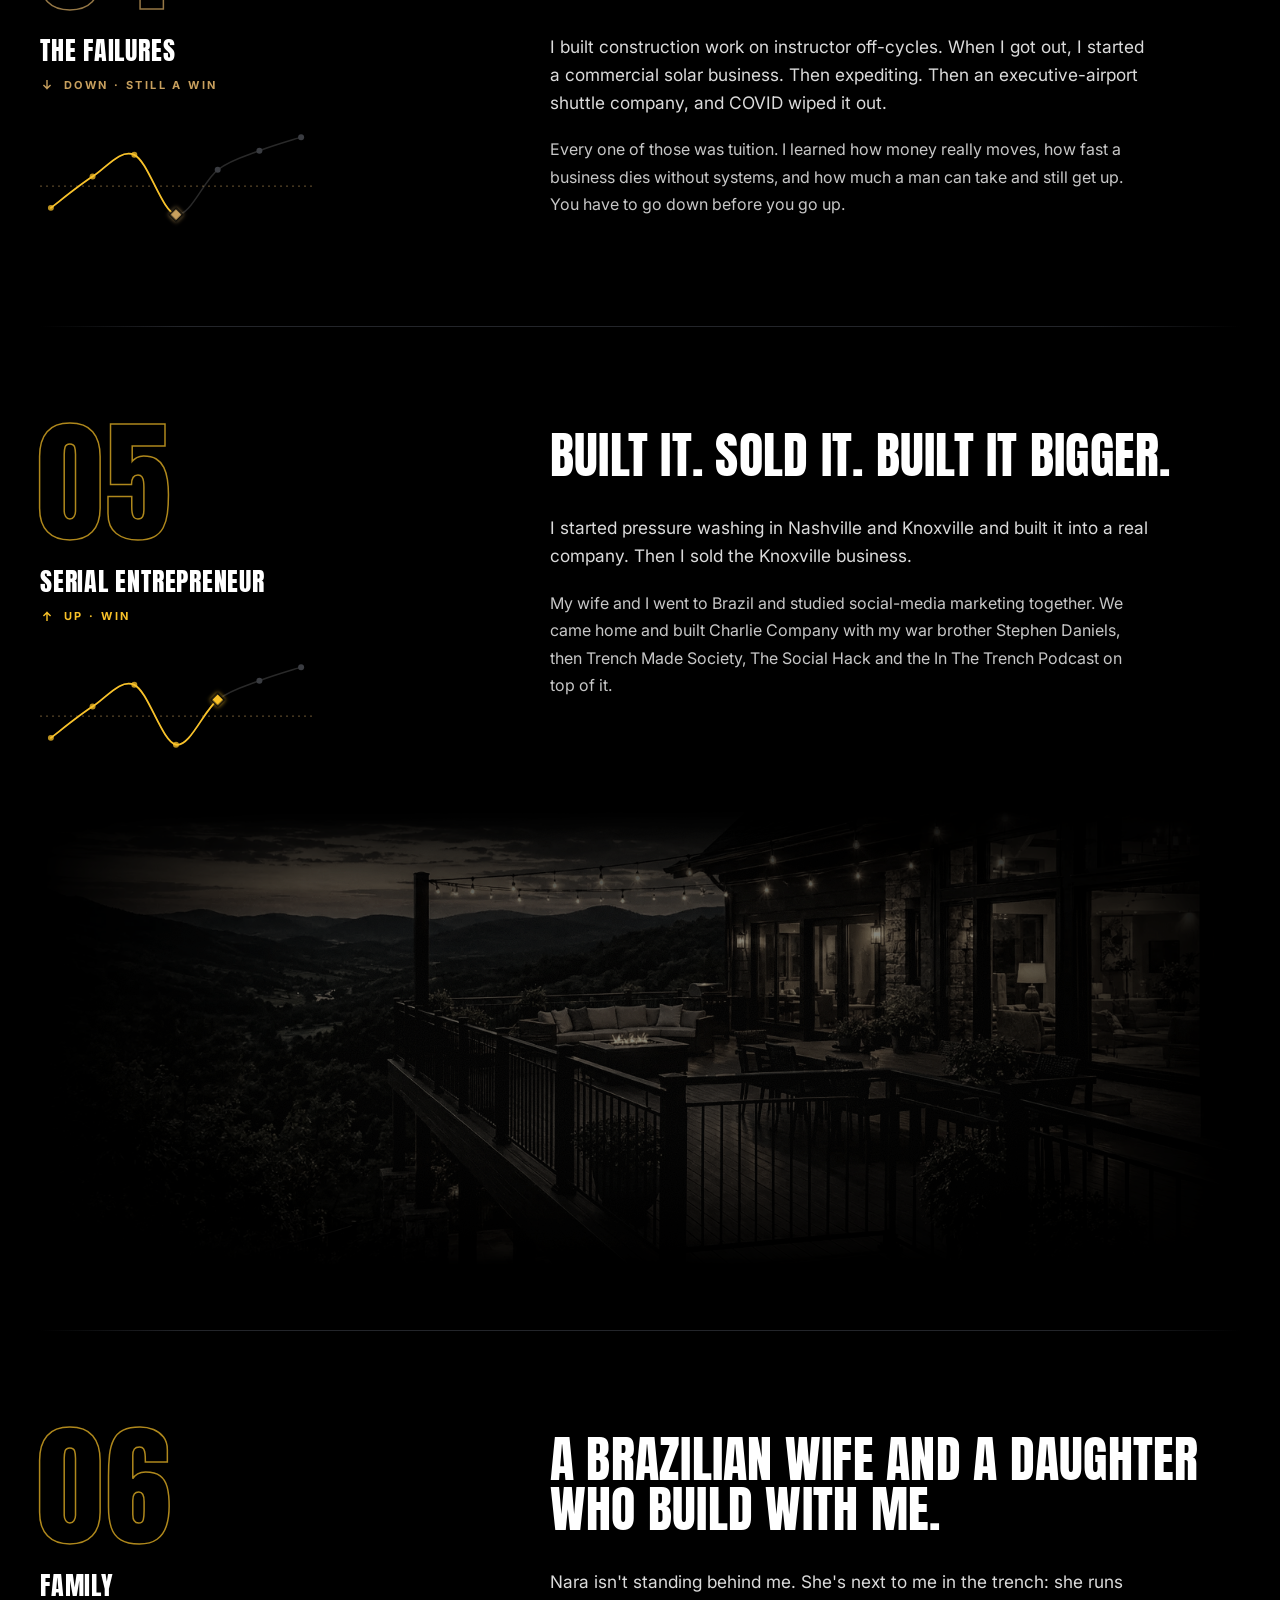
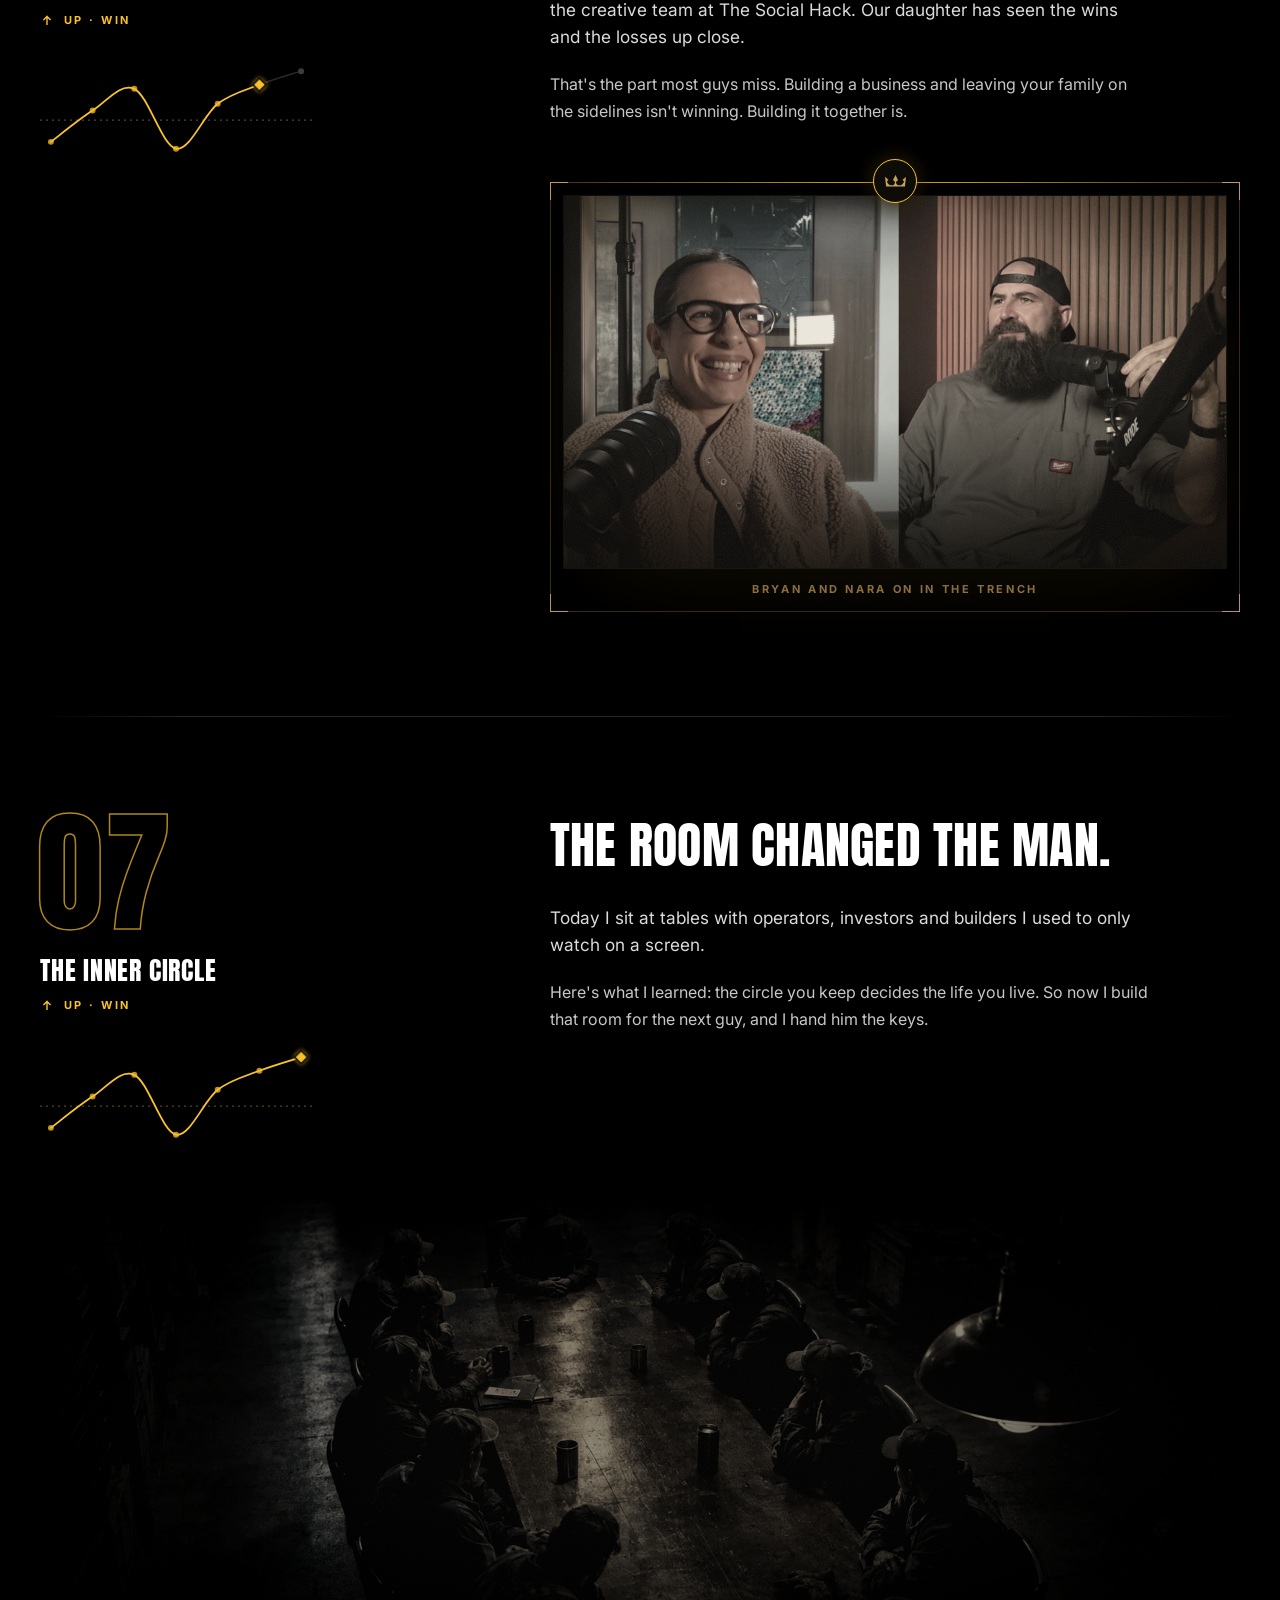
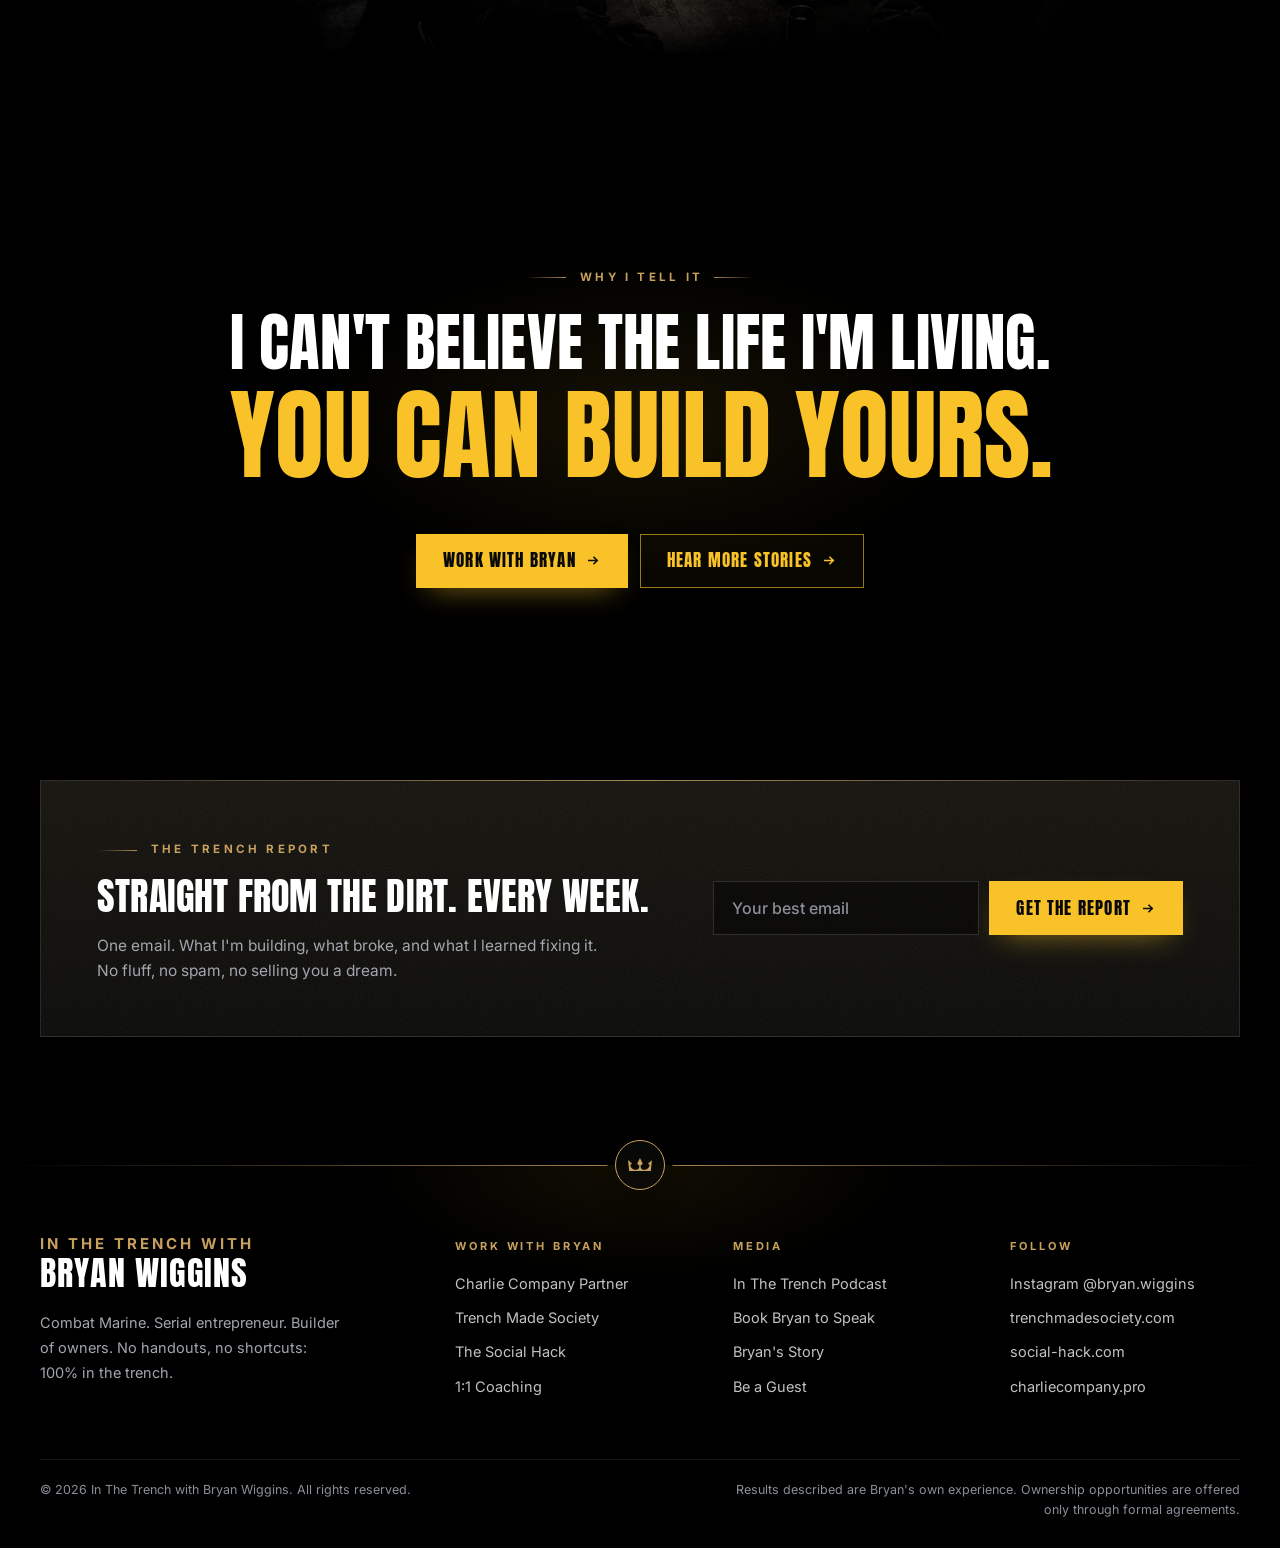
<file: story.html>
<!doctype html>
<html lang="en">
<head>
<meta charset="utf-8">
<meta name="viewport" content="width=device-width, initial-scale=1">
<title>Bryan Wiggins' Story | From Job Corps to the Marine Corps to Serial Entrepreneur</title>
<meta name="description" content="Grew up poor with a single mother working three jobs. Job Corps. Marine Corps. Multiple failed businesses. Serial entrepreneur. Bryan Wiggins' story, in the trench.">
<meta property="og:title" content="Bryan Wiggins' Story | From Job Corps to the Marine Corps to Serial Entrepreneur">
<meta property="og:description" content="Grew up poor with a single mother working three jobs. Job Corps. Marine Corps. Multiple failed businesses. Serial entrepreneur. Bryan Wiggins' story, in the trench.">
<meta property="og:image" content="img/bryan-mic-1380.jpg">
<meta name="theme-color" content="#000000">
<link rel="preconnect" href="https://fonts.googleapis.com">
<link rel="preconnect" href="https://fonts.gstatic.com" crossorigin>
<link href="https://fonts.googleapis.com/css2?family=Anton&family=Inter:wght@400;500;600;700&display=swap" rel="stylesheet">
<link rel="stylesheet" href="assets/kit.css">
<link rel="stylesheet" href="assets/site.css">
<script>document.documentElement.classList.add('js')</script>
<style>
/* ==========================================================================================
   STORY PAGE ONLY (every selector is scoped under its own section: st-hero, st-chapters, st-why)
   ========================================================================================== */

/* ---------- hero: equal-line title + copy on the left, Bryan's portrait plate on the right ---------- */
.tk.st-hero{ padding-top:64px; padding-bottom:48px; }
.tk.st-hero .st-hero-grid{ display:grid; grid-template-columns:minmax(0,7fr) minmax(0,5fr); grid-template-areas:"head media" "copy media"; column-gap:clamp(40px, 6vw, 96px); align-items:start; }
.tk.st-hero .st-hero-head{ grid-area:head; align-self:end; }
.tk.st-hero .st-hero-head .tk-cap{ margin-bottom:28px; }
.tk.st-hero .st-hero-h{ --fit-w:100%; margin:0; }
.tk.st-hero .st-hero-copy{ grid-area:copy; padding-top:40px; }
.tk.st-hero .st-hero-copy .bw-bar{ margin-bottom:28px; }
.tk.st-hero .st-hero-copy .tk-lead{ max-width:520px; color:rgba(255,255,255,.84); }
.tk.st-hero .st-hero-copy .bw-btns{ margin-top:38px; }
.tk.st-hero .st-hero-media{ grid-area:media; align-self:center; }
.tk.st-hero .st-btn-down:hover svg, .tk.st-hero .st-btn-down:focus-visible svg{ transform:translateY(3px); }
@media (max-width: 900px){
  .tk.st-hero .st-hero-grid{ grid-template-columns:minmax(0,1fr); grid-template-areas:"head" "media" "copy"; }
  .tk.st-hero .st-hero-media{ margin-top:48px; width:100%; max-width:560px; justify-self:center; }
  .tk.st-hero .st-hero-copy{ padding-top:48px; }
}
@media (max-width: 560px){
  .tk.st-hero{ padding-top:40px; padding-bottom:24px; }
  .tk.st-hero .st-hero-media{ margin-top:36px; }
  .tk.st-hero .st-hero-copy{ padding-top:40px; }
  .tk.st-hero .st-hero-copy .bw-btns .tk-btn{ flex:1 1 100%; }
  .tk.st-hero .st-hero-media .bw-photo{ aspect-ratio:1 / 1; }
}

/* ---------- the seven chapters: a sticky marker (numeral, name, direction, the curve so far) beside the text ---------- */
.tk.st-chapters{ padding-top:48px; padding-bottom:24px; }
.tk.st-chapters .st-list{ position:relative; }
.tk.st-chapters .st-list > li{ position:relative; }
.tk.st-chapters .st-list > li::before{ content:""; position:absolute; left:0; right:0; top:0; height:1px; pointer-events:none;
  background:linear-gradient(90deg, rgba(35,37,42,0), var(--tk-line) 12%, var(--tk-line) 88%, rgba(35,37,42,0)); }
.tk.st-chapters .st-chap{ display:grid; grid-template-columns:repeat(12, minmax(0,1fr)); column-gap:24px; row-gap:64px; padding:104px 0; scroll-margin-top:84px; }
/* marker + text share their own row, so the sticky marker stops before the image below */
.tk.st-chapters .st-chap-row{ grid-column:1 / -1; grid-row:1; display:grid; grid-template-columns:subgrid; align-items:start; }

.tk.st-chapters .st-mark{ grid-column:1 / span 4; grid-row:1; align-self:start; position:sticky; top:calc(var(--bw-hdr-h) + 48px); }
.tk.st-chapters .st-num{ display:block; font-size:clamp(104px, 10.4vw, 156px); line-height:.8; margin-left:-.02em; }
.tk.st-chapters .is-down .st-num{ -webkit-text-stroke-color:rgba(var(--tk-ant-rgb),.75); }
.tk.st-chapters .st-name{ margin-top:30px; }
.tk.st-chapters .st-dir{ display:flex; align-items:center; gap:10px; margin-top:14px; font-size:11px; font-weight:700; line-height:1.3; letter-spacing:.22em; text-transform:uppercase; color:var(--tk-gold); }
.tk.st-chapters .st-dir svg{ flex:0 0 auto; width:14px; height:14px; }
.tk.st-chapters .is-down .st-dir{ color:var(--tk-ant); }

/* the Trench Curve in miniature: the line so far in gold, this chapter's point lit */
.tk.st-chapters .st-spark{ width:100%; max-width:272px; height:auto; margin-top:36px; overflow:visible; }
.tk.st-chapters .st-spark-ground{ stroke:rgba(var(--tk-ant-rgb),.55); stroke-width:1; stroke-dasharray:2 4; vector-effect:non-scaling-stroke; }
.tk.st-chapters .st-spark-path{ fill:none; stroke:rgba(255,255,255,.16); stroke-width:1.5; stroke-linecap:round; vector-effect:non-scaling-stroke; }
.tk.st-chapters .st-spark-done{ fill:none; stroke:var(--tk-gold); stroke-width:1.75; stroke-linecap:round; vector-effect:non-scaling-stroke; }
.tk.st-chapters .st-spark-dots circle{ fill:#3a3c41; }
.tk.st-chapters .st-spark-dots circle.is-past{ fill:rgba(var(--tk-gold-rgb),.75); }
.tk.st-chapters .st-spark-on{ fill:var(--tk-gold); stroke:#0d0c09; stroke-width:6; filter:drop-shadow(0 0 8px rgba(var(--tk-gold-rgb),.75)); }
.tk.st-chapters .is-down .st-spark-on{ fill:var(--tk-ant); filter:drop-shadow(0 0 8px rgba(var(--tk-ant-rgb),.7)); }

.tk.st-chapters .st-body{ grid-column:6 / -1; grid-row:1; }
.tk.st-chapters .st-body .tk-h{ font-size:clamp(36px, 3.9vw, 56px); line-height:1; max-width:13em; }
.tk.st-chapters .st-body .tk-lead{ margin-top:34px; max-width:600px; color:rgba(255,255,255,.86); }
.tk.st-chapters .st-body .tk-body{ margin-top:20px; max-width:600px; }

/* atmosphere: Bryan's images dissolve into the background under the chapter */
.tk.st-chapters .st-mood{ grid-column:1 / -1; grid-row:2; position:relative; aspect-ratio:21 / 8; margin:-8px 0 -40px; pointer-events:none; }
.tk.st-chapters .st-mood img{ display:block; width:100%; height:100%; max-width:none; object-fit:cover; opacity:.62;
  filter:grayscale(.8) sepia(.35) brightness(.8) contrast(1.06);
  -webkit-mask-image:linear-gradient(90deg, transparent 0%, #000 22%, #000 78%, transparent 100%), linear-gradient(180deg, transparent 0%, #000 24%, #000 70%, transparent 100%);
  -webkit-mask-composite:source-in;
          mask-image:linear-gradient(90deg, transparent 0%, #000 22%, #000 78%, transparent 100%), linear-gradient(180deg, transparent 0%, #000 24%, #000 70%, transparent 100%);
          mask-composite:intersect; }
.tk.st-chapters .st-mood::after{ content:""; position:absolute; inset:0; pointer-events:none; background:var(--tk-grain); opacity:.6;
  -webkit-mask-image:radial-gradient(50% 50% at 50% 50%, #000 40%, transparent 100%); mask-image:radial-gradient(50% 50% at 50% 50%, #000 40%, transparent 100%); }

/* the one real photo inside the chapters sits in the text column, so the sticky marker stays beside it */
.tk.st-chapters .st-chap-plate{ margin-top:56px; }

@media (max-width: 900px){
  .tk.st-chapters .st-chap{ grid-template-columns:minmax(0,1fr); row-gap:40px; padding:80px 0; }
  .tk.st-chapters .st-chap-row{ grid-template-columns:minmax(0,1fr); row-gap:36px; }
  .tk.st-chapters .st-mark{ position:static; grid-column:1; grid-row:auto; display:grid; grid-template-columns:auto minmax(0,1fr); grid-template-areas:"num name" "num dir" "spark spark"; column-gap:24px; align-items:end; }
  .tk.st-chapters .st-num{ grid-area:num; font-size:96px; align-self:end; }
  .tk.st-chapters .st-name{ grid-area:name; margin-top:0; }
  .tk.st-chapters .st-dir{ grid-area:dir; margin-top:10px; margin-bottom:2px; }
  .tk.st-chapters .st-spark{ grid-area:spark; max-width:300px; margin-top:28px; }
  .tk.st-chapters .st-body, .tk.st-chapters .st-mood{ grid-column:1; grid-row:auto; }
  .tk.st-chapters .st-chap-plate{ margin-top:44px; }
  .tk.st-chapters .st-body .tk-lead{ margin-top:26px; }
  .tk.st-chapters .st-mood{ aspect-ratio:16 / 9; margin:-8px -20px -24px; }
}
@media (max-width: 560px){
  .tk.st-chapters{ padding-top:32px; }
  .tk.st-chapters .st-chap{ padding:64px 0 68px; row-gap:32px; }
  .tk.st-chapters .st-chap-row{ row-gap:30px; }
  .tk.st-chapters .st-num{ font-size:80px; }
  .tk.st-chapters .st-mark{ column-gap:20px; }
  .tk.st-chapters .st-dir{ letter-spacing:.18em; }
  .tk.st-chapters .st-spark{ max-width:240px; margin-top:24px; }
  .tk.st-chapters .st-body .tk-h{ font-size:clamp(32px, 9vw, 38px); }
  .tk.st-chapters .st-mood{ aspect-ratio:4 / 3; }
}
@media (max-width: 400px){ .tk.st-chapters .st-mood{ margin-left:-16px; margin-right:-16px; } }

/* ---------- why I tell it: the closing statement over the trench image ---------- */
.tk.st-why{ padding-top:128px; padding-bottom:152px; }
.tk.st-why .tk-fit{ margin-top:28px; }
@media (max-width: 560px){ .tk.st-why{ padding-top:112px; padding-bottom:112px; } }
</style>
</head>
<body>
<canvas id="bw-particles" aria-hidden="true"></canvas>
<a class="bw-skip" href="#main">Skip to content</a>

<!-- ============ SHELL: announcement bar + header (copy to every page; set aria-current on that page's nav link) ============ -->
<div class="bw-top" id="top"><a href="charlie-company.html#apply">Now accepting Charlie Company partner applications<svg viewBox="0 0 16 16" aria-hidden="true" focusable="false"><path d="M3 8h9M8.5 4.5 12 8l-3.5 3.5" fill="none" stroke="currentColor" stroke-width="1.6" stroke-linecap="square"/></svg></a></div>
<header class="bw-hdr">
  <div class="bw-hdr-in">
    <a class="bw-brand tk-fit" href="index.html" aria-label="In The Trench with Bryan Wiggins, home"><span class="bw-brand-sm" style="--k:15.6">In The Trench with</span><span class="bw-brand-lg" style="--k:6.4">Bryan Wiggins</span></a>
    <nav class="bw-nav" id="bw-nav" aria-label="Primary">
      <a href="story.html" aria-current="page">Story</a>
      <a href="charlie-company.html">Charlie Company</a>
      <a href="trench-made-society.html">Trench Made</a>
      <a href="social-hack.html">Social Hack</a>
      <a href="podcast.html">Podcast</a>
      <a href="speaking.html">Speaking</a>
      <a href="coaching.html">Coaching</a>
      <a class="bw-nav-cta" href="index.html#work">Work With Bryan<svg viewBox="0 0 16 16" aria-hidden="true" focusable="false"><path d="M3 8h9M8.5 4.5 12 8l-3.5 3.5" fill="none" stroke="currentColor" stroke-width="1.6" stroke-linecap="square"/></svg></a>
    </nav>
    <a class="bw-cta" href="index.html#work">Work With Bryan<svg viewBox="0 0 16 16" aria-hidden="true" focusable="false"><path d="M3 8h9M8.5 4.5 12 8l-3.5 3.5" fill="none" stroke="currentColor" stroke-width="1.6" stroke-linecap="square"/></svg></a>
    <button class="bw-menu-btn" type="button" aria-expanded="false" aria-controls="bw-nav" aria-label="Open menu"><span></span><span></span></button>
  </div>
</header>
<!-- ============ /SHELL ============ -->

<main id="main">

<!-- hero -->
<section class="tk st-hero" aria-labelledby="hero-h">
  <div class="tk-wrap st-hero-grid">
    <div class="st-hero-head">
      <p class="tk-cap tk-cap--left tk-rise">Bryan's story</p>
      <h1 id="hero-h" class="tk-h tk-fit st-hero-h tk-rise" style="--d:1"><span style="--k:5.4">No handouts.</span><span style="--k:5.9">No shortcuts.</span><span class="tk-acc" style="--k:8.6">100% in the trench.</span></h1>
    </div>
    <figure class="bw-plate st-hero-media tk-rise" style="--d:3">
      <span class="bw-plate-corners" aria-hidden="true"></span>
      <span class="tk-medal" aria-hidden="true"><svg viewBox="0 0 354 197" focusable="false"><path fill="currentColor" d="M176.7 1L178.1 2L219.8 87L186.5 112L186.6 126L189.6 142L194.7 153L202.1 162L213 169.5L224 173.3L233 174.6L248 174.4L265 171.2L282 163.2L299.3 148L312.2 129L320.7 108L295.6 80L353 32.1L353.3 38L335.7 196L19 196.1L18 195.1L.7 38L.9 31L57.7 80L33.5 108L36.7 120L41.7 132L53 148.6L66 160.3L83 169.3L105 174.4L125 174.2L137 171.3L150 163.4L158 154L164.3 140L166.3 131L167 113L134.8 86Z"/></svg></span>
      <div class="bw-photo bw-photo--trim" style="--ar:4 / 5">
        <img src="img/bryan-mic-1380.jpg" alt="Bryan Wiggins at the microphone on the In The Trench podcast" width="960" height="1080" fetchpriority="high" decoding="async" style="object-position:58% 30%">
      </div>
    </figure>
    <div class="st-hero-copy tk-rise" style="--d:2">
      <i class="bw-bar" aria-hidden="true"></i>
      <p class="tk-lead">Seven chapters. Two of them are the bottom. Every one of them is a win, because the bottom is where the man gets built.</p>
      <div class="bw-btns">
        <a class="tk-btn tk-btn--solid st-btn-down" href="#ch1">Start at the bottom<svg viewBox="0 0 16 16" aria-hidden="true" focusable="false"><path d="M8 3v9M4.5 8.5 8 12l3.5-3.5" fill="none" stroke="currentColor" stroke-width="1.6" stroke-linecap="square"/></svg></a>
        <a class="tk-btn" href="charlie-company.html">Skip to the offer<svg viewBox="0 0 16 16" aria-hidden="true" focusable="false"><path d="M3 8h9M8.5 4.5 12 8l-3.5 3.5" fill="none" stroke="currentColor" stroke-width="1.6" stroke-linecap="square"/></svg></a>
      </div>
    </div>
  </div>
</section>

<!-- the seven chapters -->
<section class="tk st-chapters">
  <div class="tk-wrap">
    <ol class="st-list">

      <!-- 01 -->
      <li><article class="st-chap is-down" id="ch1" aria-labelledby="ch1-h">
        <div class="st-chap-row">
        <div class="st-mark tk-rise">
          <p class="tk-num st-num">01</p>
          <p class="tk-h tk-h--s st-name">The start</p>
          <p class="st-dir"><svg viewBox="0 0 16 16" aria-hidden="true" focusable="false"><path d="M8 3v9M4.5 8.5 8 12l3.5-3.5" fill="none" stroke="currentColor" stroke-width="1.6" stroke-linecap="square"/></svg>Down&nbsp;· Still a win</p>
          <svg class="st-spark" viewBox="0 0 1000 345" aria-hidden="true" focusable="false"><defs><clipPath id="st-sc1"><rect x="0" y="0" width="40" height="345"/></clipPath></defs><line class="st-spark-ground" x1="0" x2="1000" y1="210" y2="210"/><path class="st-spark-path" d="M40,290 C65.6,270.8 142.2,207.5 193.3,175 C244.4,142.5 295.6,71.7 346.7,95 C397.8,118.3 448.9,305.8 500,315 C551.1,324.2 602.2,189.2 653.3,150 C704.4,110.8 755.6,100 806.7,80 C857.8,60 934.4,38.3 960,30"/><path class="st-spark-done" d="M40,290 C65.6,270.8 142.2,207.5 193.3,175 C244.4,142.5 295.6,71.7 346.7,95 C397.8,118.3 448.9,305.8 500,315 C551.1,324.2 602.2,189.2 653.3,150 C704.4,110.8 755.6,100 806.7,80 C857.8,60 934.4,38.3 960,30" clip-path="url(#st-sc1)"/><g class="st-spark-dots"><circle class="is-past" cx="40" cy="290" r="11"/><circle cx="193.3" cy="175" r="11"/><circle cx="346.7" cy="95" r="11"/><circle cx="500" cy="315" r="11"/><circle cx="653.3" cy="150" r="11"/><circle cx="806.7" cy="80" r="11"/><circle cx="960" cy="30" r="11"/></g><rect class="st-spark-on" x="23" y="273" width="34" height="34" transform="rotate(45 40 290)"/></svg>
        </div>
        <div class="st-body tk-rise" style="--d:1">
          <h2 id="ch1-h" class="tk-h">A single mother. Three jobs.</h2>
          <p class="tk-lead">I grew up poor. My mom worked three jobs to keep a roof over us, and I watched every hour of it.</p>
          <div class="tk-body"><p>Nobody was coming to save us. There was no trust fund, no family business, no uncle with connections. That's where I learned the first rule of the trench: the provider doesn't get to quit. You find a way or you make one.</p></div>
        </div>
        </div>
      </article></li>

      <!-- 02 -->
      <li><article class="st-chap" id="ch2" aria-labelledby="ch2-h">
        <div class="st-chap-row">
        <div class="st-mark tk-rise">
          <p class="tk-num st-num">02</p>
          <p class="tk-h tk-h--s st-name">Job Corps</p>
          <p class="st-dir"><svg viewBox="0 0 16 16" aria-hidden="true" focusable="false"><path d="M8 13V4M4.5 7.5 8 4l3.5 3.5" fill="none" stroke="currentColor" stroke-width="1.6" stroke-linecap="square"/></svg>Up&nbsp;· Win</p>
          <svg class="st-spark" viewBox="0 0 1000 345" aria-hidden="true" focusable="false"><defs><clipPath id="st-sc2"><rect x="0" y="0" width="193.3" height="345"/></clipPath></defs><line class="st-spark-ground" x1="0" x2="1000" y1="210" y2="210"/><path class="st-spark-path" d="M40,290 C65.6,270.8 142.2,207.5 193.3,175 C244.4,142.5 295.6,71.7 346.7,95 C397.8,118.3 448.9,305.8 500,315 C551.1,324.2 602.2,189.2 653.3,150 C704.4,110.8 755.6,100 806.7,80 C857.8,60 934.4,38.3 960,30"/><path class="st-spark-done" d="M40,290 C65.6,270.8 142.2,207.5 193.3,175 C244.4,142.5 295.6,71.7 346.7,95 C397.8,118.3 448.9,305.8 500,315 C551.1,324.2 602.2,189.2 653.3,150 C704.4,110.8 755.6,100 806.7,80 C857.8,60 934.4,38.3 960,30" clip-path="url(#st-sc2)"/><g class="st-spark-dots"><circle class="is-past" cx="40" cy="290" r="11"/><circle class="is-past" cx="193.3" cy="175" r="11"/><circle cx="346.7" cy="95" r="11"/><circle cx="500" cy="315" r="11"/><circle cx="653.3" cy="150" r="11"/><circle cx="806.7" cy="80" r="11"/><circle cx="960" cy="30" r="11"/></g><rect class="st-spark-on" x="176.3" y="158" width="34" height="34" transform="rotate(45 193.3 175)"/></svg>
        </div>
        <div class="st-body tk-rise" style="--d:1">
          <h2 id="ch2-h" class="tk-h">The first time I&nbsp;chose the climb.</h2>
          <p class="tk-lead">I earned my high school diploma through Job Corps. I didn't just pass through: I became campus president and dorm president.</p>
          <div class="tk-body"><p>I finished a carpentry apprenticeship and wildland firefighter training. And I found a mentor: a Green Beret who flipped houses and ran appliance businesses. He showed me a man could build things with his hands and his head.</p></div>
        </div>
        </div>
      </article></li>

      <!-- 03 -->
      <li><article class="st-chap" id="ch3" aria-labelledby="ch3-h">
        <div class="st-chap-row">
        <div class="st-mark tk-rise">
          <p class="tk-num st-num">03</p>
          <p class="tk-h tk-h--s st-name">Marine Corps</p>
          <p class="st-dir"><svg viewBox="0 0 16 16" aria-hidden="true" focusable="false"><path d="M8 13V4M4.5 7.5 8 4l3.5 3.5" fill="none" stroke="currentColor" stroke-width="1.6" stroke-linecap="square"/></svg>Up&nbsp;· Win</p>
          <svg class="st-spark" viewBox="0 0 1000 345" aria-hidden="true" focusable="false"><defs><clipPath id="st-sc3"><rect x="0" y="0" width="346.7" height="345"/></clipPath></defs><line class="st-spark-ground" x1="0" x2="1000" y1="210" y2="210"/><path class="st-spark-path" d="M40,290 C65.6,270.8 142.2,207.5 193.3,175 C244.4,142.5 295.6,71.7 346.7,95 C397.8,118.3 448.9,305.8 500,315 C551.1,324.2 602.2,189.2 653.3,150 C704.4,110.8 755.6,100 806.7,80 C857.8,60 934.4,38.3 960,30"/><path class="st-spark-done" d="M40,290 C65.6,270.8 142.2,207.5 193.3,175 C244.4,142.5 295.6,71.7 346.7,95 C397.8,118.3 448.9,305.8 500,315 C551.1,324.2 602.2,189.2 653.3,150 C704.4,110.8 755.6,100 806.7,80 C857.8,60 934.4,38.3 960,30" clip-path="url(#st-sc3)"/><g class="st-spark-dots"><circle class="is-past" cx="40" cy="290" r="11"/><circle class="is-past" cx="193.3" cy="175" r="11"/><circle class="is-past" cx="346.7" cy="95" r="11"/><circle cx="500" cy="315" r="11"/><circle cx="653.3" cy="150" r="11"/><circle cx="806.7" cy="80" r="11"/><circle cx="960" cy="30" r="11"/></g><rect class="st-spark-on" x="329.7" y="78" width="34" height="34" transform="rotate(45 346.7 95)"/></svg>
        </div>
        <div class="st-body tk-rise" style="--d:1">
          <h2 id="ch3-h" class="tk-h">Graduated Friday. Marine on Monday.</h2>
          <p class="tk-lead">I walked across the stage on a Friday and shipped to the Marine Corps the following Monday.</p>
          <div class="tk-body">
            <p>Iraq. Afghanistan. The 11th MEU. Combat action. Honor graduate at corporals course. A MCMAP black belt. I became a combat instructor while I was still a corporal.</p>
            <p>The Corps gave me the operating system I still run today: standards, command intent, extreme ownership, and taking care of your men before yourself.</p>
          </div>
        </div>
        </div>
        <div class="st-mood tk-rise" style="--d:2" aria-hidden="true"><img src="img/stage.webp" alt="" width="1536" height="1024" loading="lazy" decoding="async" style="object-position:50% 40%"></div>
      </article></li>

      <!-- 04 -->
      <li><article class="st-chap is-down" id="ch4" aria-labelledby="ch4-h">
        <div class="st-chap-row">
        <div class="st-mark tk-rise">
          <p class="tk-num st-num">04</p>
          <p class="tk-h tk-h--s st-name">The failures</p>
          <p class="st-dir"><svg viewBox="0 0 16 16" aria-hidden="true" focusable="false"><path d="M8 3v9M4.5 8.5 8 12l3.5-3.5" fill="none" stroke="currentColor" stroke-width="1.6" stroke-linecap="square"/></svg>Down&nbsp;· Still a win</p>
          <svg class="st-spark" viewBox="0 0 1000 345" aria-hidden="true" focusable="false"><defs><clipPath id="st-sc4"><rect x="0" y="0" width="500" height="345"/></clipPath></defs><line class="st-spark-ground" x1="0" x2="1000" y1="210" y2="210"/><path class="st-spark-path" d="M40,290 C65.6,270.8 142.2,207.5 193.3,175 C244.4,142.5 295.6,71.7 346.7,95 C397.8,118.3 448.9,305.8 500,315 C551.1,324.2 602.2,189.2 653.3,150 C704.4,110.8 755.6,100 806.7,80 C857.8,60 934.4,38.3 960,30"/><path class="st-spark-done" d="M40,290 C65.6,270.8 142.2,207.5 193.3,175 C244.4,142.5 295.6,71.7 346.7,95 C397.8,118.3 448.9,305.8 500,315 C551.1,324.2 602.2,189.2 653.3,150 C704.4,110.8 755.6,100 806.7,80 C857.8,60 934.4,38.3 960,30" clip-path="url(#st-sc4)"/><g class="st-spark-dots"><circle class="is-past" cx="40" cy="290" r="11"/><circle class="is-past" cx="193.3" cy="175" r="11"/><circle class="is-past" cx="346.7" cy="95" r="11"/><circle class="is-past" cx="500" cy="315" r="11"/><circle cx="653.3" cy="150" r="11"/><circle cx="806.7" cy="80" r="11"/><circle cx="960" cy="30" r="11"/></g><rect class="st-spark-on" x="483" y="298" width="34" height="34" transform="rotate(45 500 315)"/></svg>
        </div>
        <div class="st-body tk-rise" style="--d:1">
          <h2 id="ch4-h" class="tk-h">I failed more than most men try.</h2>
          <p class="tk-lead">I built construction work on instructor off-cycles. When I got out, I started a commercial solar business. Then expediting. Then an executive-airport shuttle company, and COVID wiped it out.</p>
          <div class="tk-body"><p>Every one of those was tuition. I learned how money really moves, how fast a business dies without systems, and how much a man can take and still get up. You have to go down before you go up.</p></div>
        </div>
        </div>
      </article></li>

      <!-- 05 -->
      <li><article class="st-chap" id="ch5" aria-labelledby="ch5-h">
        <div class="st-chap-row">
        <div class="st-mark tk-rise">
          <p class="tk-num st-num">05</p>
          <p class="tk-h tk-h--s st-name">Serial entrepreneur</p>
          <p class="st-dir"><svg viewBox="0 0 16 16" aria-hidden="true" focusable="false"><path d="M8 13V4M4.5 7.5 8 4l3.5 3.5" fill="none" stroke="currentColor" stroke-width="1.6" stroke-linecap="square"/></svg>Up&nbsp;· Win</p>
          <svg class="st-spark" viewBox="0 0 1000 345" aria-hidden="true" focusable="false"><defs><clipPath id="st-sc5"><rect x="0" y="0" width="653.3" height="345"/></clipPath></defs><line class="st-spark-ground" x1="0" x2="1000" y1="210" y2="210"/><path class="st-spark-path" d="M40,290 C65.6,270.8 142.2,207.5 193.3,175 C244.4,142.5 295.6,71.7 346.7,95 C397.8,118.3 448.9,305.8 500,315 C551.1,324.2 602.2,189.2 653.3,150 C704.4,110.8 755.6,100 806.7,80 C857.8,60 934.4,38.3 960,30"/><path class="st-spark-done" d="M40,290 C65.6,270.8 142.2,207.5 193.3,175 C244.4,142.5 295.6,71.7 346.7,95 C397.8,118.3 448.9,305.8 500,315 C551.1,324.2 602.2,189.2 653.3,150 C704.4,110.8 755.6,100 806.7,80 C857.8,60 934.4,38.3 960,30" clip-path="url(#st-sc5)"/><g class="st-spark-dots"><circle class="is-past" cx="40" cy="290" r="11"/><circle class="is-past" cx="193.3" cy="175" r="11"/><circle class="is-past" cx="346.7" cy="95" r="11"/><circle class="is-past" cx="500" cy="315" r="11"/><circle class="is-past" cx="653.3" cy="150" r="11"/><circle cx="806.7" cy="80" r="11"/><circle cx="960" cy="30" r="11"/></g><rect class="st-spark-on" x="636.3" y="133" width="34" height="34" transform="rotate(45 653.3 150)"/></svg>
        </div>
        <div class="st-body tk-rise" style="--d:1">
          <h2 id="ch5-h" class="tk-h">Built it. Sold it. Built it bigger.</h2>
          <p class="tk-lead">I started pressure washing in Nashville and Knoxville and built it into a real company. Then I sold the Knoxville business.</p>
          <div class="tk-body"><p>My wife and I went to Brazil and studied social-media marketing together. We came home and built Charlie Company with my war brother Stephen Daniels, then Trench Made Society, The Social Hack and the In The Trench Podcast on top of it.</p></div>
        </div>
        </div>
        <div class="st-mood tk-rise" style="--d:2" aria-hidden="true"><img src="img/deck.webp" alt="" width="1536" height="1024" loading="lazy" decoding="async" style="object-position:50% 46%"></div>
      </article></li>

      <!-- 06 -->
      <li><article class="st-chap" id="ch6" aria-labelledby="ch6-h">
        <div class="st-chap-row">
        <div class="st-mark tk-rise">
          <p class="tk-num st-num">06</p>
          <p class="tk-h tk-h--s st-name">Family</p>
          <p class="st-dir"><svg viewBox="0 0 16 16" aria-hidden="true" focusable="false"><path d="M8 13V4M4.5 7.5 8 4l3.5 3.5" fill="none" stroke="currentColor" stroke-width="1.6" stroke-linecap="square"/></svg>Up&nbsp;· Win</p>
          <svg class="st-spark" viewBox="0 0 1000 345" aria-hidden="true" focusable="false"><defs><clipPath id="st-sc6"><rect x="0" y="0" width="806.7" height="345"/></clipPath></defs><line class="st-spark-ground" x1="0" x2="1000" y1="210" y2="210"/><path class="st-spark-path" d="M40,290 C65.6,270.8 142.2,207.5 193.3,175 C244.4,142.5 295.6,71.7 346.7,95 C397.8,118.3 448.9,305.8 500,315 C551.1,324.2 602.2,189.2 653.3,150 C704.4,110.8 755.6,100 806.7,80 C857.8,60 934.4,38.3 960,30"/><path class="st-spark-done" d="M40,290 C65.6,270.8 142.2,207.5 193.3,175 C244.4,142.5 295.6,71.7 346.7,95 C397.8,118.3 448.9,305.8 500,315 C551.1,324.2 602.2,189.2 653.3,150 C704.4,110.8 755.6,100 806.7,80 C857.8,60 934.4,38.3 960,30" clip-path="url(#st-sc6)"/><g class="st-spark-dots"><circle class="is-past" cx="40" cy="290" r="11"/><circle class="is-past" cx="193.3" cy="175" r="11"/><circle class="is-past" cx="346.7" cy="95" r="11"/><circle class="is-past" cx="500" cy="315" r="11"/><circle class="is-past" cx="653.3" cy="150" r="11"/><circle class="is-past" cx="806.7" cy="80" r="11"/><circle cx="960" cy="30" r="11"/></g><rect class="st-spark-on" x="789.7" y="63" width="34" height="34" transform="rotate(45 806.7 80)"/></svg>
        </div>
        <div class="st-body tk-rise" style="--d:1">
          <h2 id="ch6-h" class="tk-h">A Brazilian wife and&nbsp;a&nbsp;daughter who build with me.</h2>
          <p class="tk-lead">Nara isn't standing behind me. She's next to me in the trench: she runs the creative team at The Social Hack. Our daughter has seen the wins and the losses up close.</p>
          <div class="tk-body"><p>That's the part most guys miss. Building a business and leaving your family on the sidelines isn't winning. Building it together is.</p></div>
          <figure class="bw-plate st-chap-plate">
            <span class="bw-plate-corners" aria-hidden="true"></span>
            <span class="tk-medal" aria-hidden="true"><svg viewBox="0 0 354 197" focusable="false"><path fill="currentColor" d="M176.7 1L178.1 2L219.8 87L186.5 112L186.6 126L189.6 142L194.7 153L202.1 162L213 169.5L224 173.3L233 174.6L248 174.4L265 171.2L282 163.2L299.3 148L312.2 129L320.7 108L295.6 80L353 32.1L353.3 38L335.7 196L19 196.1L18 195.1L.7 38L.9 31L57.7 80L33.5 108L36.7 120L41.7 132L53 148.6L66 160.3L83 169.3L105 174.4L125 174.2L137 171.3L150 163.4L158 154L164.3 140L166.3 131L167 113L134.8 86Z"/></svg></span>
            <div class="bw-photo" style="--ar:16 / 9">
              <img src="img/bryan-nara-podcast.jpg" alt="Nara and Bryan Wiggins at their microphones on the In The Trench podcast" width="1920" height="1080" loading="lazy" decoding="async">
            </div>
            <figcaption class="bw-plate-cap">Bryan and Nara on In The Trench</figcaption>
          </figure>
        </div>
        </div>
      </article></li>

      <!-- 07 -->
      <li><article class="st-chap" id="ch7" aria-labelledby="ch7-h">
        <div class="st-chap-row">
        <div class="st-mark tk-rise">
          <p class="tk-num st-num">07</p>
          <p class="tk-h tk-h--s st-name">The inner circle</p>
          <p class="st-dir"><svg viewBox="0 0 16 16" aria-hidden="true" focusable="false"><path d="M8 13V4M4.5 7.5 8 4l3.5 3.5" fill="none" stroke="currentColor" stroke-width="1.6" stroke-linecap="square"/></svg>Up&nbsp;· Win</p>
          <svg class="st-spark" viewBox="0 0 1000 345" aria-hidden="true" focusable="false"><defs><clipPath id="st-sc7"><rect x="0" y="0" width="960" height="345"/></clipPath></defs><line class="st-spark-ground" x1="0" x2="1000" y1="210" y2="210"/><path class="st-spark-path" d="M40,290 C65.6,270.8 142.2,207.5 193.3,175 C244.4,142.5 295.6,71.7 346.7,95 C397.8,118.3 448.9,305.8 500,315 C551.1,324.2 602.2,189.2 653.3,150 C704.4,110.8 755.6,100 806.7,80 C857.8,60 934.4,38.3 960,30"/><path class="st-spark-done" d="M40,290 C65.6,270.8 142.2,207.5 193.3,175 C244.4,142.5 295.6,71.7 346.7,95 C397.8,118.3 448.9,305.8 500,315 C551.1,324.2 602.2,189.2 653.3,150 C704.4,110.8 755.6,100 806.7,80 C857.8,60 934.4,38.3 960,30" clip-path="url(#st-sc7)"/><g class="st-spark-dots"><circle class="is-past" cx="40" cy="290" r="11"/><circle class="is-past" cx="193.3" cy="175" r="11"/><circle class="is-past" cx="346.7" cy="95" r="11"/><circle class="is-past" cx="500" cy="315" r="11"/><circle class="is-past" cx="653.3" cy="150" r="11"/><circle class="is-past" cx="806.7" cy="80" r="11"/><circle class="is-past" cx="960" cy="30" r="11"/></g><rect class="st-spark-on" x="943" y="13" width="34" height="34" transform="rotate(45 960 30)"/></svg>
        </div>
        <div class="st-body tk-rise" style="--d:1">
          <h2 id="ch7-h" class="tk-h">The room changed the man.</h2>
          <p class="tk-lead">Today I sit at tables with operators, investors and builders I used to only watch on a screen.</p>
          <div class="tk-body"><p>Here's what I learned: the circle you keep decides the life you live. So now I build that room for the next guy, and I hand him the keys.</p></div>
        </div>
        </div>
        <div class="st-mood tk-rise" style="--d:2" aria-hidden="true"><img src="img/brotherhood.webp" alt="" width="1536" height="1024" loading="lazy" decoding="async" style="object-position:50% 50%"></div>
      </article></li>

    </ol>
  </div>
</section>

<!-- why I tell it -->
<section class="tk bw-final st-why" aria-labelledby="why-h">
  <div class="tk-wrap bw-center">
    <p class="tk-cap tk-rise">Why I tell it</p>
    <h2 id="why-h" class="tk-h tk-fit tk-rise" style="--fit-w:820px;--d:1"><span style="--k:14.2">I can't believe the life I'm living.</span><span class="tk-acc" style="--k:8.3">You can build yours.</span></h2>
    <div class="bw-btns bw-btns--center tk-rise" style="--d:2">
      <a class="tk-btn tk-btn--solid" href="index.html#work">Work With Bryan<svg viewBox="0 0 16 16" aria-hidden="true" focusable="false"><path d="M3 8h9M8.5 4.5 12 8l-3.5 3.5" fill="none" stroke="currentColor" stroke-width="1.6" stroke-linecap="square"/></svg></a>
      <a class="tk-btn" href="podcast.html">Hear more stories<svg viewBox="0 0 16 16" aria-hidden="true" focusable="false"><path d="M3 8h9M8.5 4.5 12 8l-3.5 3.5" fill="none" stroke="currentColor" stroke-width="1.6" stroke-linecap="square"/></svg></a>
    </div>
  </div>
</section>

</main>

<!-- ============ SHELL: the Trench Report + footer (copy to every page unchanged) ============ -->
<section class="tk bw-report" aria-labelledby="tr-h">
  <div class="tk-wrap">
    <div class="tk-card bw-report-card">
      <div>
        <p class="tk-cap tk-cap--left">The Trench Report</p>
        <h2 id="tr-h" class="tk-h tk-h--m">Straight from the dirt. Every week.</h2>
        <p class="bw-report-text">One email. What I'm building, what broke, and what I learned fixing it. No fluff, no spam, no selling you a dream.</p>
      </div>
      <div>
        <!-- TODO GHL form -->
        <form class="bw-form" data-form="report" novalidate>
          <div class="bw-field">
            <label class="bw-sr" for="tr-email">Email</label>
            <div class="bw-inline">
              <input class="bw-input" id="tr-email" type="email" name="email" placeholder="Your best email" required autocomplete="email" aria-describedby="tr-email-err">
              <button class="tk-btn tk-btn--solid" type="submit">Get the Report<svg viewBox="0 0 16 16" aria-hidden="true" focusable="false"><path d="M3 8h9M8.5 4.5 12 8l-3.5 3.5" fill="none" stroke="currentColor" stroke-width="1.6" stroke-linecap="square"/></svg></button>
            </div>
            <p class="bw-err" id="tr-email-err">Enter a valid email.</p>
          </div>
        </form>
        <div class="bw-ok" id="report-ok" tabindex="-1" hidden><div><b>You're in.</b>First Trench Report hits your inbox this week.</div></div>
      </div>
    </div>
  </div>
</section>

<footer class="bw-ft">
  <div class="bw-ft-line" aria-hidden="true"></div>
  <a class="bw-ft-top" href="#top" aria-label="Back to top"><svg viewBox="0 0 354 197" aria-hidden="true" focusable="false"><path d="M176.7 1L178.1 2L219.8 87L186.5 112L186.6 126L189.6 142L194.7 153L202.1 162L213 169.5L224 173.3L233 174.6L248 174.4L265 171.2L282 163.2L299.3 148L312.2 129L320.7 108L295.6 80L353 32.1L353.3 38L335.7 196L19 196.1L18 195.1L.7 38L.9 31L57.7 80L33.5 108L36.7 120L41.7 132L53 148.6L66 160.3L83 169.3L105 174.4L125 174.2L137 171.3L150 163.4L158 154L164.3 140L166.3 131L167 113L134.8 86Z"/></svg></a>
  <div class="bw-ft-wrap">
    <div class="bw-ft-grid">
      <div class="bw-ft-about">
        <a class="bw-brand tk-fit" href="index.html" aria-label="In The Trench with Bryan Wiggins, home"><span class="bw-brand-sm" style="--k:15.6">In The Trench with</span><span class="bw-brand-lg" style="--k:6.4">Bryan Wiggins</span></a>
        <p>Combat Marine. Serial entrepreneur. Builder of owners. No handouts, no shortcuts: 100% in the trench.</p>
      </div>
      <nav class="bw-ft-col" aria-labelledby="ft-work">
        <p class="bw-ft-h" id="ft-work">Work With Bryan</p>
        <ul>
          <li><a href="charlie-company.html">Charlie Company Partner</a></li>
          <li><a href="trench-made-society.html">Trench Made Society</a></li>
          <li><a href="social-hack.html">The Social Hack</a></li>
          <li><a href="coaching.html">1:1 Coaching</a></li>
        </ul>
      </nav>
      <nav class="bw-ft-col" aria-labelledby="ft-media">
        <p class="bw-ft-h" id="ft-media">Media</p>
        <ul>
          <li><a href="podcast.html">In The Trench Podcast</a></li>
          <li><a href="speaking.html">Book Bryan to Speak</a></li>
          <li><a href="story.html">Bryan's Story</a></li>
          <li><a href="podcast.html#guest">Be a Guest</a></li>
        </ul>
      </nav>
      <nav class="bw-ft-col bw-ft-col--follow" aria-labelledby="ft-follow">
        <p class="bw-ft-h" id="ft-follow">Follow</p>
        <ul>
          <li><a href="https://www.instagram.com/bryan.wiggins" target="_blank" rel="noopener">Instagram @bryan.wiggins<span class="bw-sr"> (opens in a new tab)</span></a></li>
          <li><a href="https://www.trenchmadesociety.com" target="_blank" rel="noopener">trenchmadesociety.com<span class="bw-sr"> (opens in a new tab)</span></a></li>
          <li><a href="https://www.social-hack.com" target="_blank" rel="noopener">social-hack.com<span class="bw-sr"> (opens in a new tab)</span></a></li>
          <li><a href="https://charliecompany.pro" target="_blank" rel="noopener">charliecompany.pro<span class="bw-sr"> (opens in a new tab)</span></a></li>
        </ul>
      </nav>
    </div>
    <div class="bw-ft-base">
      <p>&copy; <span data-year>2026</span> In The Trench with Bryan Wiggins. All rights reserved.</p>
      <p>Results described are Bryan's own experience. Ownership opportunities are offered only through formal agreements.</p>
    </div>
  </div>
</footer>
<!-- ============ /SHELL ============ -->

<script src="assets/kit.js" defer></script>
<script src="assets/site.js" defer></script>
</body>
</html>
</file>
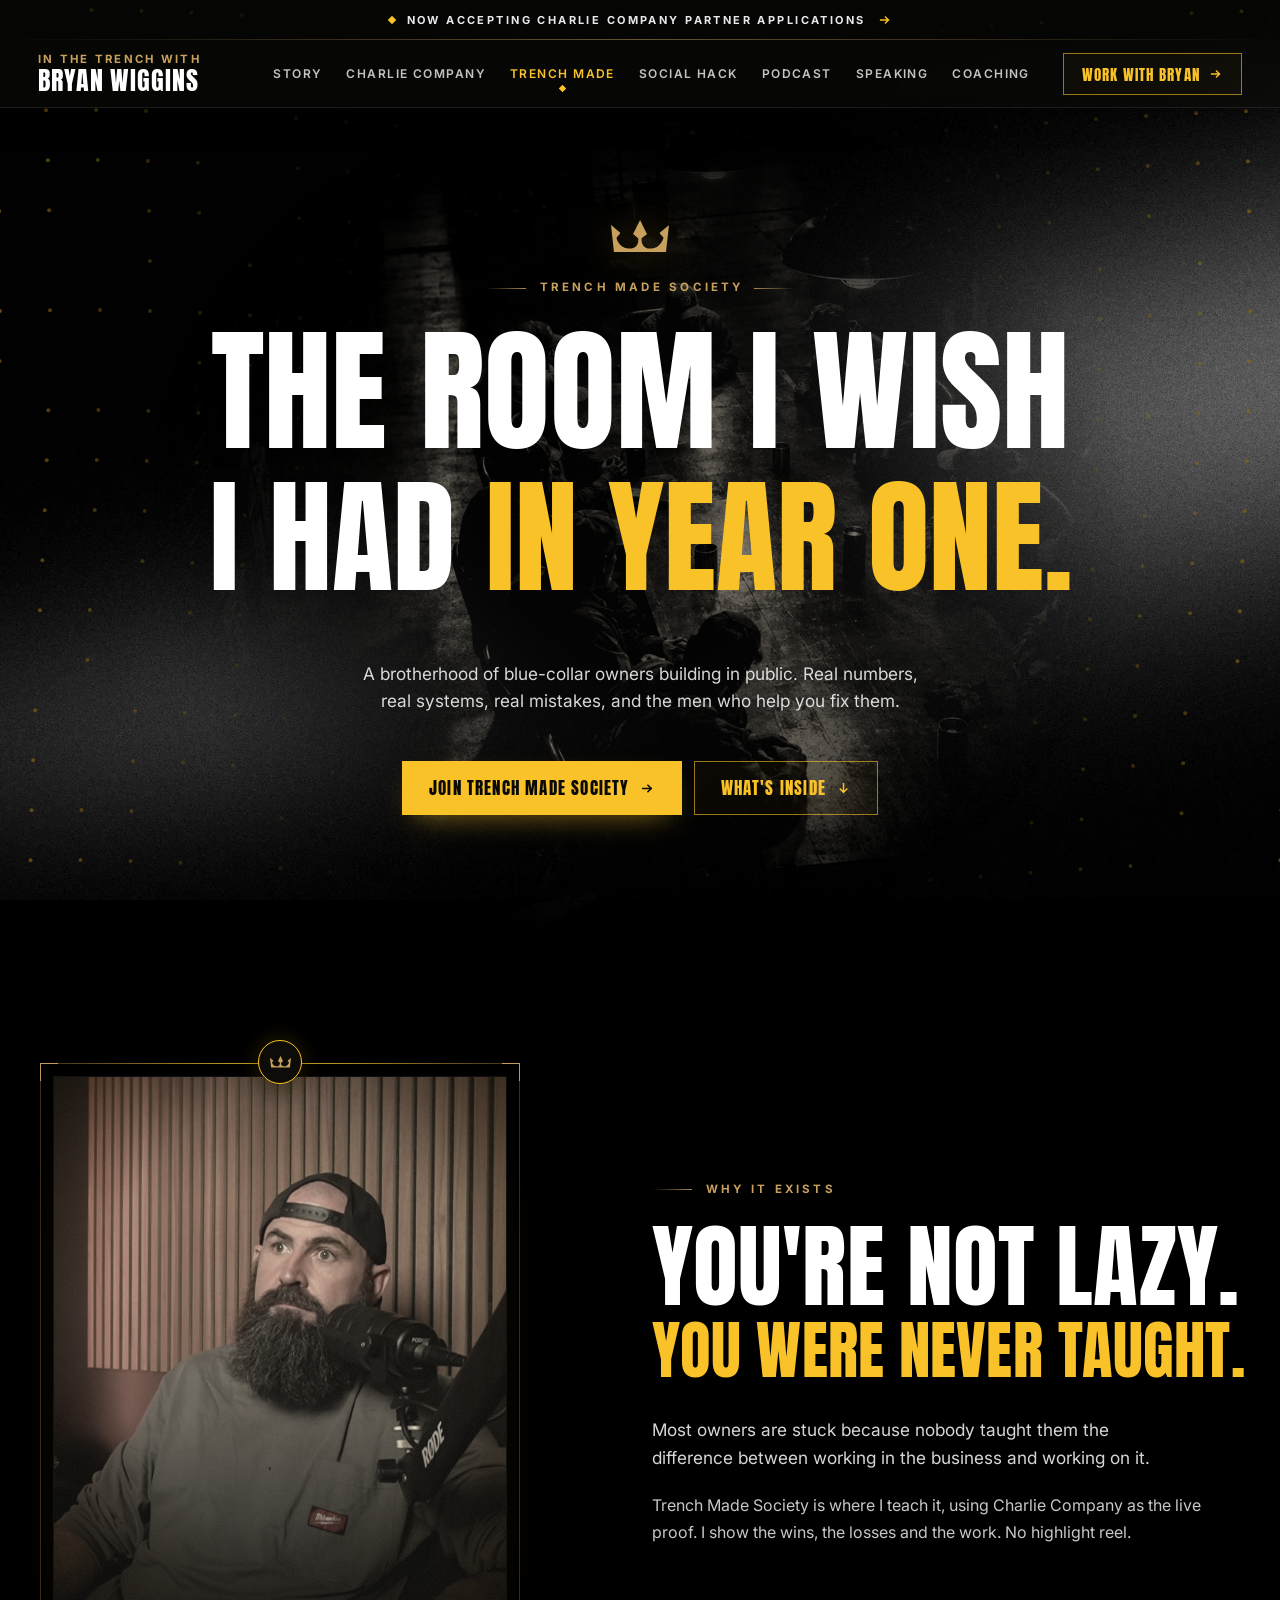
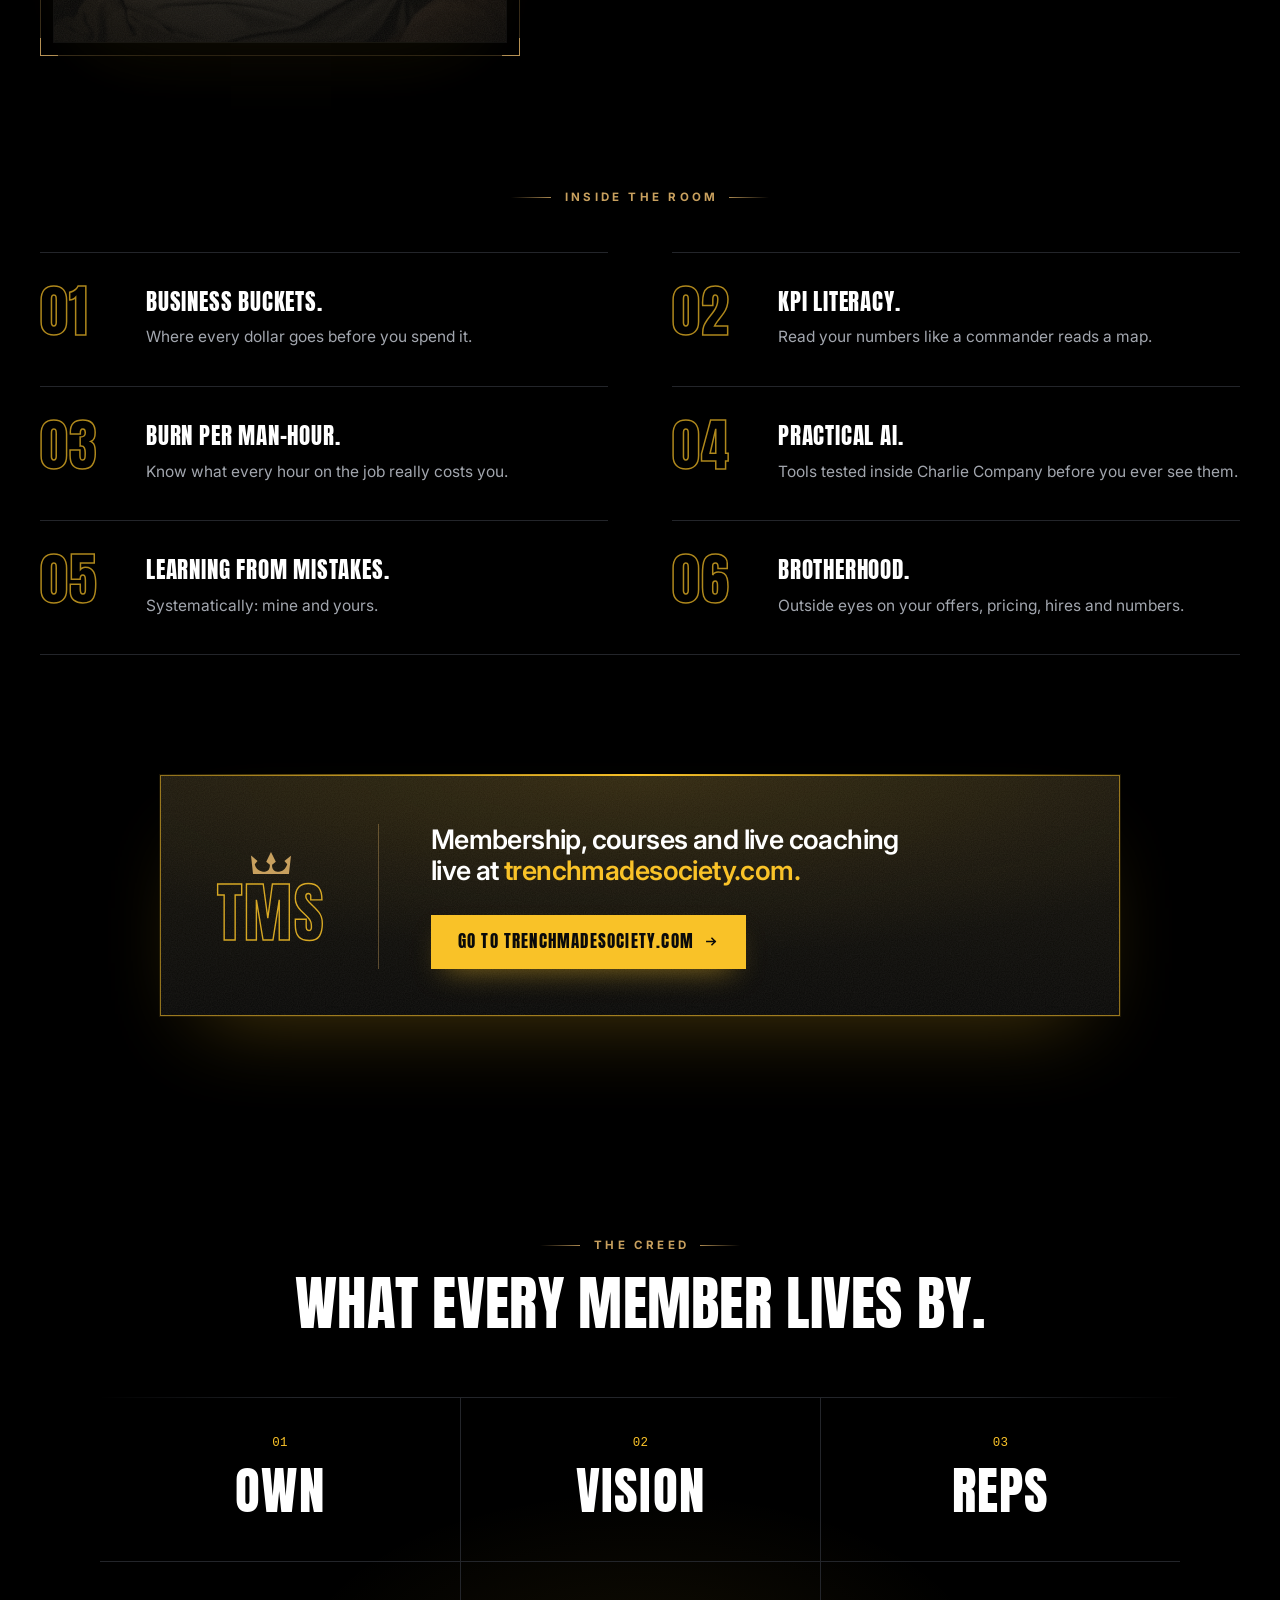
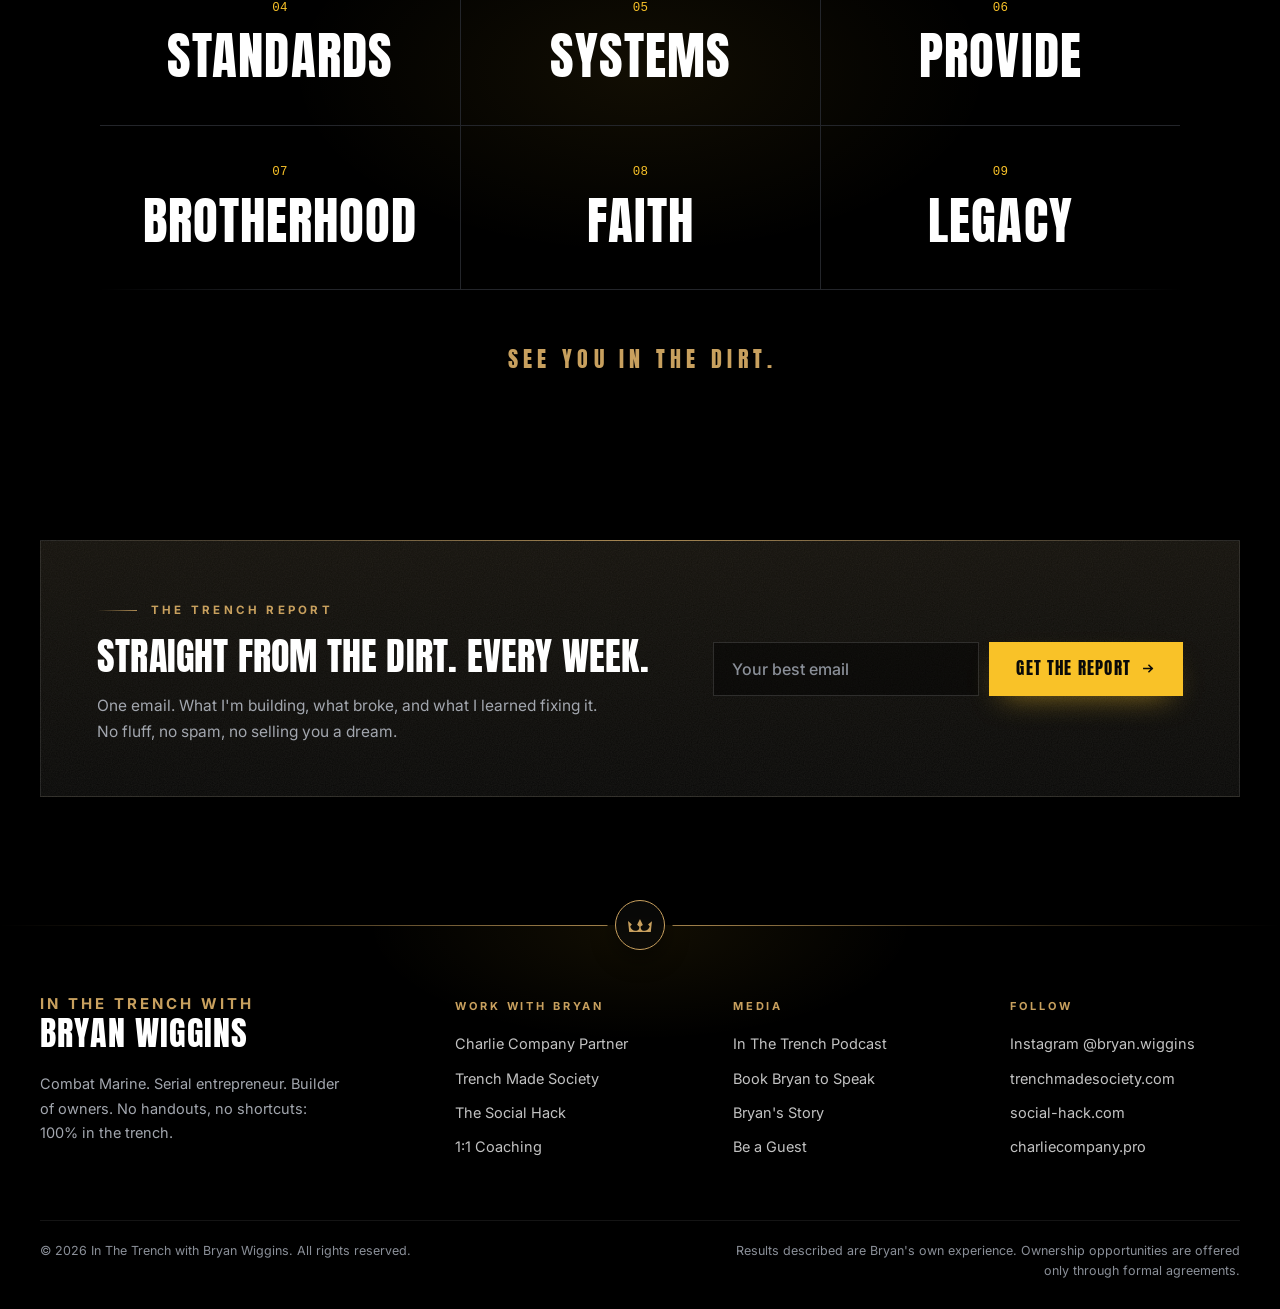
<file: trench-made-society.html>
<!doctype html>
<html lang="en">
<head>
<meta charset="utf-8">
<meta name="viewport" content="width=device-width, initial-scale=1">
<title>Trench Made Society | Brotherhood for Blue-Collar Owners</title>
<meta name="description" content="Trench Made Society is Bryan Wiggins' brotherhood for blue-collar owners: KPI literacy, burn per man-hour, practical AI, systems and real coaching.">
<meta property="og:title" content="Trench Made Society | Brotherhood for Blue-Collar Owners">
<meta property="og:description" content="Trench Made Society is Bryan Wiggins' brotherhood for blue-collar owners: KPI literacy, burn per man-hour, practical AI, systems and real coaching.">
<meta property="og:image" content="img/bryan-mic-1380.jpg">
<meta name="theme-color" content="#000000">
<link rel="preconnect" href="https://fonts.googleapis.com">
<link rel="preconnect" href="https://fonts.gstatic.com" crossorigin>
<link href="https://fonts.googleapis.com/css2?family=Anton&family=Inter:wght@400;500;600;700&display=swap" rel="stylesheet">
<link rel="stylesheet" href="assets/kit.css">
<link rel="stylesheet" href="assets/site.css">
<style>
/* ==========================================================================================
   trench-made-society.html only. Every selector is scoped under its section's own class
   (tms-hero, tms-inside, tms-creed). Joining happens on trenchmadesociety.com; this page only describes it.
   ========================================================================================== */

/* ---------- hero: the crown, then a centred equal-line statement over the room, desaturated to the site's palette ---------- */
.tk.tms-hero{ padding-top:112px; padding-bottom:136px; }
/* a narrower window on the room keeps the hanging lamps out of the headline */
.tk.tms-hero .bw-atmos-img img{ width:min(980px, 150%); opacity:.82; object-position:0% 50%; filter:grayscale(1) sepia(.36) brightness(1) contrast(1.12); }
.tk.tms-hero .bw-atmos-img::after{ background:radial-gradient(38% 46% at 50% 44%, rgba(0,0,0,.66), rgba(0,0,0,.16) 70%, rgba(0,0,0,0)); }
.tk.tms-hero .tms-crown{ width:58px; height:auto; aspect-ratio:354 / 197; margin-bottom:30px; color:var(--tk-ant); filter:drop-shadow(0 0 16px rgba(var(--tk-gold-rgb),.28)); }
.tk.tms-hero .tms-hero-h{ --fit-w:860px; margin-top:30px; }
.tk.tms-hero .tms-hero-lead{ margin-top:40px; max-width:600px; text-wrap:balance; color:rgba(255,255,255,.84); }
.tk.tms-hero .bw-btns{ margin-top:46px; }
.tk.tms-hero .tms-down svg{ transform:rotate(90deg); }
.tk.tms-hero .tms-down:hover svg, .tk.tms-hero .tms-down:focus-visible svg{ transform:rotate(90deg) translateX(3px); }
@media (max-width: 560px){
  .tk.tms-hero{ padding-top:72px; padding-bottom:96px; }
  .tk.tms-hero .bw-atmos-img img{ object-position:36% 50%; }
  .tk.tms-hero .tms-crown{ width:48px; margin-bottom:24px; }
  .tk.tms-hero .tms-hero-lead{ margin-top:32px; }
  .tk.tms-hero .bw-btns{ flex-direction:column; align-items:stretch; width:100%; margin-top:40px; }
}
@media (prefers-reduced-motion: reduce){
  .tk.tms-hero .tms-down:hover svg, .tk.tms-hero .tms-down:focus-visible svg{ transform:rotate(90deg); }
}

/* ---------- why it exists: Bryan on the left, the argument on the right ---------- */
.tk.tms-inside .tms-why-media{ width:100%; max-width:480px; }
.tk.tms-inside .tms-why-h{ --fit-w:100%; margin:0 0 34px; }
.tk.tms-inside .tms-why-copy .tk-lead{ color:rgba(255,255,255,.84); }
@media (min-width: 901px){ .tk.tms-inside .tms-why-copy .tk-lead{ text-wrap:balance; } }
.tk.tms-inside .tms-why-copy .tk-body{ margin-top:20px; max-width:600px; }

/* inside the room: six things on hairlines, two columns, outlined numerals */
.tk.tms-inside .tms-room{ margin-top:136px; display:flex; flex-direction:column; align-items:center; }
.tk.tms-inside .tms-room-h{ margin-bottom:48px; }
.tk.tms-inside .tms-room-list{ display:grid; grid-template-columns:repeat(2, minmax(0,1fr)); column-gap:64px; width:100%; border-bottom:.5px solid var(--tk-line); }
.tk.tms-inside .tms-room-list > li{ display:grid; grid-template-columns:84px minmax(0,1fr); gap:22px; align-items:start; padding:34px 0 36px; border-top:.5px solid var(--tk-line); }
.tk.tms-inside .tms-room-list .tk-num{ font-size:56px; line-height:.86; }
.tk.tms-inside .tms-room-list p{ font-size:15.5px; line-height:1.65; color:var(--tk-dim); text-wrap:pretty; max-width:46ch; }
.tk.tms-inside .tms-room-list b{ display:block; margin:2px 0 10px; font-family:var(--tk-display); font-weight:400; font-size:23px; line-height:1.12; letter-spacing:.035em; text-transform:uppercase; color:#fff; }

/* go to trenchmadesociety.com: the one gold card on the page */
.tk.tms-inside .tms-ext{ display:grid; grid-template-columns:auto minmax(0,1fr); align-items:center; gap:30px 52px; max-width:960px; margin:120px auto 0; padding:48px 56px 46px; }
.tk.tms-inside .tms-ext-seal{ grid-row:1 / span 2; align-self:stretch; display:flex; flex-direction:column; align-items:center; justify-content:center; gap:12px; padding-right:52px; border-right:.5px solid rgba(var(--tk-ant-rgb),.4); }
.tk.tms-inside .tms-ext-btn{ justify-self:start; }
.tk.tms-inside .tms-ext-seal svg{ width:40px; height:auto; aspect-ratio:354 / 197; color:var(--tk-ant); }
.tk.tms-inside .tms-ext-lbl{ font-family:var(--tk-display); font-weight:400; font-size:64px; line-height:.86; letter-spacing:.03em; color:transparent; -webkit-text-stroke:1.4px rgba(var(--tk-gold-rgb),.85); }
.tk.tms-inside .tms-ext-text{ max-width:none; text-wrap:balance; }
.tk.tms-inside .tms-ext-text .tk-acc{ white-space:nowrap; }

@media (max-width: 1080px){
  .tk.tms-inside .tms-ext{ max-width:none; }   /* full width: its edges line up with the list above */
}
@media (max-width: 900px){
  .tk.tms-inside .tms-ext{ gap:28px 44px; padding:44px 44px 40px; }
  .tk.tms-inside .tms-ext-seal{ padding-right:44px; }
  .tk.tms-inside .tms-why-copy{ order:-1; }   /* phones and tablets: the argument first, then Bryan */
  .tk.tms-inside .tms-why-media{ max-width:520px; justify-self:center; margin-top:12px; }
  .tk.tms-inside .tms-room{ margin-top:112px; }
  .tk.tms-inside .tms-room-list{ column-gap:40px; }
  .tk.tms-inside .tms-room-list > li{ grid-template-columns:64px minmax(0,1fr); gap:18px; }
  .tk.tms-inside .tms-room-list .tk-num{ font-size:46px; }
}
@media (max-width: 760px){
  .tk.tms-inside .tms-room-list{ grid-template-columns:minmax(0,1fr); }
  .tk.tms-inside .tms-ext{ grid-template-columns:minmax(0,1fr); justify-items:center; text-align:center; gap:28px; margin-top:96px; padding:48px 28px 32px; }
  .tk.tms-inside .tms-ext-seal{ grid-row:auto; padding:0 0 28px; border-right:0; border-bottom:.5px solid rgba(var(--tk-ant-rgb),.4); min-width:160px; }
  .tk.tms-inside .tms-ext-btn{ grid-column:auto; justify-self:stretch; }
  .tk.tms-inside .tms-ext-text{ max-width:22ch; }
}
@media (max-width: 560px){
  .tk.tms-inside .tms-why-media .bw-photo{ aspect-ratio:1 / 1; }
}
@media (max-width: 400px){
  .tk.tms-inside .tms-room-list > li{ grid-template-columns:52px minmax(0,1fr); gap:14px; padding:28px 0 30px; }
  .tk.tms-inside .tms-room-list .tk-num{ font-size:40px; }
  .tk.tms-inside .tms-room-list b{ font-size:21px; }
  .tk.tms-inside .tms-ext{ padding:44px 20px 28px; }
  .tk.tms-inside .tms-ext-btn{ padding:0 18px; font-size:16px; }
}

/* ---------- the creed: a soft lamp behind the nine words, the sign-off under them ---------- */
.tk.tms-creed{ overflow-x:clip; padding-bottom:128px; }
.tk.tms-creed::before{ content:""; position:absolute; left:50%; top:56%; width:min(1000px, 100%); height:520px; transform:translate(-50%,-50%); pointer-events:none;
  background:radial-gradient(50% 50% at 50% 50%, rgba(var(--tk-gold-rgb),.07), rgba(var(--tk-gold-rgb),0) 70%); }
.tk.tms-creed .tk-wrap{ position:relative; }
.tk.tms-creed .tms-signoff{ margin-top:56px; text-align:center; }
@media (max-width: 560px){
  .tk.tms-creed{ padding-bottom:96px; }
  .tk.tms-creed .tms-signoff{ margin-top:44px; }
}
</style>
<script>document.documentElement.classList.add('js')</script>
</head>
<body>
<canvas id="bw-particles" aria-hidden="true"></canvas>
<a class="bw-skip" href="#main">Skip to content</a>

<!-- ============ SHELL: announcement bar + header (copy to every page; set aria-current on that page's nav link) ============ -->
<div class="bw-top" id="top"><a href="charlie-company.html#apply">Now accepting Charlie Company partner applications<svg viewBox="0 0 16 16" aria-hidden="true" focusable="false"><path d="M3 8h9M8.5 4.5 12 8l-3.5 3.5" fill="none" stroke="currentColor" stroke-width="1.6" stroke-linecap="square"/></svg></a></div>
<header class="bw-hdr">
  <div class="bw-hdr-in">
    <a class="bw-brand tk-fit" href="index.html" aria-label="In The Trench with Bryan Wiggins, home"><span class="bw-brand-sm" style="--k:15.6">In The Trench with</span><span class="bw-brand-lg" style="--k:6.4">Bryan Wiggins</span></a>
    <nav class="bw-nav" id="bw-nav" aria-label="Primary">
      <a href="story.html">Story</a>
      <a href="charlie-company.html">Charlie Company</a>
      <a href="trench-made-society.html" aria-current="page">Trench Made</a>
      <a href="social-hack.html">Social Hack</a>
      <a href="podcast.html">Podcast</a>
      <a href="speaking.html">Speaking</a>
      <a href="coaching.html">Coaching</a>
      <a class="bw-nav-cta" href="index.html#work">Work With Bryan<svg viewBox="0 0 16 16" aria-hidden="true" focusable="false"><path d="M3 8h9M8.5 4.5 12 8l-3.5 3.5" fill="none" stroke="currentColor" stroke-width="1.6" stroke-linecap="square"/></svg></a>
    </nav>
    <a class="bw-cta" href="index.html#work">Work With Bryan<svg viewBox="0 0 16 16" aria-hidden="true" focusable="false"><path d="M3 8h9M8.5 4.5 12 8l-3.5 3.5" fill="none" stroke="currentColor" stroke-width="1.6" stroke-linecap="square"/></svg></a>
    <button class="bw-menu-btn" type="button" aria-expanded="false" aria-controls="bw-nav" aria-label="Open menu"><span></span><span></span></button>
  </div>
</header>
<!-- ============ /SHELL ============ -->

<main id="main">

<!-- hero -->
<section class="tk bw-atmos tms-hero" aria-labelledby="tms-hero-h">
  <div class="bw-atmos-img" aria-hidden="true"><img src="img/brotherhood.webp" alt="" width="1536" height="1024" fetchpriority="high" decoding="async"></div>
  <div class="tk-wrap bw-center">
    <svg class="tms-crown tk-rise" viewBox="0 0 354 197" aria-hidden="true" focusable="false"><path fill="currentColor" d="M176.7 1L178.1 2L219.8 87L186.5 112L186.6 126L189.6 142L194.7 153L202.1 162L213 169.5L224 173.3L233 174.6L248 174.4L265 171.2L282 163.2L299.3 148L312.2 129L320.7 108L295.6 80L353 32.1L353.3 38L335.7 196L19 196.1L18 195.1L.7 38L.9 31L57.7 80L33.5 108L36.7 120L41.7 132L53 148.6L66 160.3L83 169.3L105 174.4L125 174.2L137 171.3L150 163.4L158 154L164.3 140L166.3 131L167 113L134.8 86Z"/></svg>
    <p class="tk-cap tk-rise">Trench Made Society</p>
    <h1 id="tms-hero-h" class="tk-h tk-fit tms-hero-h tk-rise" style="--d:1"><span style="--k:6.6">The room I wish</span><span style="--k:8.1">I had <em class="tk-acc">in year one.</em></span></h1>
    <p class="tk-lead tms-hero-lead tk-rise" style="--d:2">A brotherhood of blue-collar owners building in public. Real numbers, real systems, real mistakes, and the men who help you fix them.</p>
    <div class="bw-btns bw-btns--center tk-rise" style="--d:3">
      <a class="tk-btn tk-btn--solid" href="https://www.trenchmadesociety.com" target="_blank" rel="noopener">Join Trench Made Society<span class="bw-sr"> (opens in a new tab)</span><svg viewBox="0 0 16 16" aria-hidden="true" focusable="false"><path d="M3 8h9M8.5 4.5 12 8l-3.5 3.5" fill="none" stroke="currentColor" stroke-width="1.6" stroke-linecap="square"/></svg></a>
      <a class="tk-btn tms-down" href="#inside">What's inside<svg viewBox="0 0 16 16" aria-hidden="true" focusable="false"><path d="M3 8h9M8.5 4.5 12 8l-3.5 3.5" fill="none" stroke="currentColor" stroke-width="1.6" stroke-linecap="square"/></svg></a>
    </div>
  </div>
</section>

<!-- why it exists + inside the room + go to trenchmadesociety.com -->
<section class="tk tms-inside" id="inside" aria-labelledby="why-h">
  <div class="tk-wrap">
    <div class="bw-split bw-split--center tms-why">
      <figure class="bw-plate bw-split-a tms-why-media tk-rise">
        <span class="bw-plate-corners" aria-hidden="true"></span>
        <span class="tk-medal" aria-hidden="true"><svg viewBox="0 0 354 197" focusable="false"><path fill="currentColor" d="M176.7 1L178.1 2L219.8 87L186.5 112L186.6 126L189.6 142L194.7 153L202.1 162L213 169.5L224 173.3L233 174.6L248 174.4L265 171.2L282 163.2L299.3 148L312.2 129L320.7 108L295.6 80L353 32.1L353.3 38L335.7 196L19 196.1L18 195.1L.7 38L.9 31L57.7 80L33.5 108L36.7 120L41.7 132L53 148.6L66 160.3L83 169.3L105 174.4L125 174.2L137 171.3L150 163.4L158 154L164.3 140L166.3 131L167 113L134.8 86Z"/></svg></span>
        <div class="bw-photo bw-photo--trim" style="--ar:4 / 5">
          <img src="img/bryan-mic-1380.jpg" alt="Bryan Wiggins at the microphone on the In The Trench podcast" width="960" height="1080" loading="lazy" decoding="async" style="object-position:46% 30%">
        </div>
      </figure>
      <div class="bw-split-b tms-why-copy">
        <p class="tk-cap tk-cap--left tk-rise">Why it exists</p>
        <h2 id="why-h" class="tk-h tk-fit tms-why-h tk-rise" style="--d:1"><span style="--k:6.9">You're not lazy.</span><span class="tk-acc" style="--k:9.7">You were never taught.</span></h2>
        <div class="tk-rise" style="--d:2">
          <p class="tk-lead">Most owners are stuck because nobody taught them the difference between working in the business and working on it.</p>
          <div class="tk-body"><p>Trench Made Society is where I teach it, using Charlie Company as the live proof. I show the wins, the losses and the work. No highlight reel.</p></div>
        </div>
      </div>
    </div>

    <div class="tms-room">
      <h3 class="tk-cap tms-room-h tk-rise">Inside the room</h3>
      <ul class="tms-room-list tk-rise" style="--d:1">
        <li><span class="tk-num" aria-hidden="true">01</span><p><b>Business buckets.</b> Where every dollar goes before you spend it.</p></li>
        <li><span class="tk-num" aria-hidden="true">02</span><p><b>KPI literacy.</b> Read your numbers like a commander reads a map.</p></li>
        <li><span class="tk-num" aria-hidden="true">03</span><p><b>Burn per man-hour.</b> Know what every hour on the job really costs you.</p></li>
        <li><span class="tk-num" aria-hidden="true">04</span><p><b>Practical AI.</b> Tools tested inside Charlie Company before you ever see them.</p></li>
        <li><span class="tk-num" aria-hidden="true">05</span><p><b>Learning from mistakes.</b> Systematically: mine and yours.</p></li>
        <li><span class="tk-num" aria-hidden="true">06</span><p><b>Brotherhood.</b> Outside eyes on your offers, pricing, hires and numbers.</p></li>
      </ul>
    </div>

    <div class="tk-card tk-card--gold tms-ext tk-rise">
      <div class="tms-ext-seal">
        <svg viewBox="0 0 354 197" aria-hidden="true" focusable="false"><path fill="currentColor" d="M176.7 1L178.1 2L219.8 87L186.5 112L186.6 126L189.6 142L194.7 153L202.1 162L213 169.5L224 173.3L233 174.6L248 174.4L265 171.2L282 163.2L299.3 148L312.2 129L320.7 108L295.6 80L353 32.1L353.3 38L335.7 196L19 196.1L18 195.1L.7 38L.9 31L57.7 80L33.5 108L36.7 120L41.7 132L53 148.6L66 160.3L83 169.3L105 174.4L125 174.2L137 171.3L150 163.4L158 154L164.3 140L166.3 131L167 113L134.8 86Z"/></svg>
        <span class="tms-ext-lbl">TMS</span>
      </div>
      <p class="tk-q tk-q--s tms-ext-text">Membership, courses and live coaching live at <span class="tk-acc">trenchmadesociety.com.</span></p>
      <a class="tk-btn tk-btn--solid tms-ext-btn" href="https://www.trenchmadesociety.com" target="_blank" rel="noopener">Go to trenchmadesociety.com<span class="bw-sr"> (opens in a new tab)</span><svg viewBox="0 0 16 16" aria-hidden="true" focusable="false"><path d="M3 8h9M8.5 4.5 12 8l-3.5 3.5" fill="none" stroke="currentColor" stroke-width="1.6" stroke-linecap="square"/></svg></a>
    </div>
  </div>
</section>

<!-- the creed -->
<section class="tk tms-creed" aria-labelledby="creed-h">
  <div class="tk-wrap">
    <div class="bw-head bw-head--center">
      <p class="tk-cap tk-rise">The Creed</p>
      <h2 id="creed-h" class="tk-h tk-h--l tk-rise" style="--d:1">What every member lives by.</h2>
    </div>
    <ol class="bw-creed tk-rise" style="--d:2">
      <li><span class="tk-idx">01</span><span class="bw-creed-w">Own</span></li>
      <li><span class="tk-idx">02</span><span class="bw-creed-w">Vision</span></li>
      <li><span class="tk-idx">03</span><span class="bw-creed-w">Reps</span></li>
      <li><span class="tk-idx">04</span><span class="bw-creed-w">Standards</span></li>
      <li><span class="tk-idx">05</span><span class="bw-creed-w">Systems</span></li>
      <li><span class="tk-idx">06</span><span class="bw-creed-w">Provide</span></li>
      <li><span class="tk-idx">07</span><span class="bw-creed-w">Brotherhood</span></li>
      <li><span class="tk-idx">08</span><span class="bw-creed-w">Faith</span></li>
      <li><span class="tk-idx">09</span><span class="bw-creed-w">Legacy</span></li>
    </ol>
    <p class="bw-signoff tms-signoff tk-rise" style="--d:3">See you in the dirt.</p>
  </div>
</section>

</main>

<!-- ============ SHELL: the Trench Report + footer (copy to every page unchanged) ============ -->
<section class="tk bw-report" aria-labelledby="tr-h">
  <div class="tk-wrap">
    <div class="tk-card bw-report-card">
      <div>
        <p class="tk-cap tk-cap--left">The Trench Report</p>
        <h2 id="tr-h" class="tk-h tk-h--m">Straight from the dirt. Every week.</h2>
        <p class="bw-report-text">One email. What I'm building, what broke, and what I learned fixing it. No fluff, no spam, no selling you a dream.</p>
      </div>
      <div>
        <!-- TODO GHL form -->
        <form class="bw-form" data-form="report" novalidate>
          <div class="bw-field">
            <label class="bw-sr" for="tr-email">Email</label>
            <div class="bw-inline">
              <input class="bw-input" id="tr-email" type="email" name="email" placeholder="Your best email" required autocomplete="email" aria-describedby="tr-email-err">
              <button class="tk-btn tk-btn--solid" type="submit">Get the Report<svg viewBox="0 0 16 16" aria-hidden="true" focusable="false"><path d="M3 8h9M8.5 4.5 12 8l-3.5 3.5" fill="none" stroke="currentColor" stroke-width="1.6" stroke-linecap="square"/></svg></button>
            </div>
            <p class="bw-err" id="tr-email-err">Enter a valid email.</p>
          </div>
        </form>
        <div class="bw-ok" id="report-ok" tabindex="-1" hidden><div><b>You're in.</b>First Trench Report hits your inbox this week.</div></div>
      </div>
    </div>
  </div>
</section>

<footer class="bw-ft">
  <div class="bw-ft-line" aria-hidden="true"></div>
  <a class="bw-ft-top" href="#top" aria-label="Back to top"><svg viewBox="0 0 354 197" aria-hidden="true" focusable="false"><path d="M176.7 1L178.1 2L219.8 87L186.5 112L186.6 126L189.6 142L194.7 153L202.1 162L213 169.5L224 173.3L233 174.6L248 174.4L265 171.2L282 163.2L299.3 148L312.2 129L320.7 108L295.6 80L353 32.1L353.3 38L335.7 196L19 196.1L18 195.1L.7 38L.9 31L57.7 80L33.5 108L36.7 120L41.7 132L53 148.6L66 160.3L83 169.3L105 174.4L125 174.2L137 171.3L150 163.4L158 154L164.3 140L166.3 131L167 113L134.8 86Z"/></svg></a>
  <div class="bw-ft-wrap">
    <div class="bw-ft-grid">
      <div class="bw-ft-about">
        <a class="bw-brand tk-fit" href="index.html" aria-label="In The Trench with Bryan Wiggins, home"><span class="bw-brand-sm" style="--k:15.6">In The Trench with</span><span class="bw-brand-lg" style="--k:6.4">Bryan Wiggins</span></a>
        <p>Combat Marine. Serial entrepreneur. Builder of owners. No handouts, no shortcuts: 100% in the trench.</p>
      </div>
      <nav class="bw-ft-col" aria-labelledby="ft-work">
        <p class="bw-ft-h" id="ft-work">Work With Bryan</p>
        <ul>
          <li><a href="charlie-company.html">Charlie Company Partner</a></li>
          <li><a href="trench-made-society.html">Trench Made Society</a></li>
          <li><a href="social-hack.html">The Social Hack</a></li>
          <li><a href="coaching.html">1:1 Coaching</a></li>
        </ul>
      </nav>
      <nav class="bw-ft-col" aria-labelledby="ft-media">
        <p class="bw-ft-h" id="ft-media">Media</p>
        <ul>
          <li><a href="podcast.html">In The Trench Podcast</a></li>
          <li><a href="speaking.html">Book Bryan to Speak</a></li>
          <li><a href="story.html">Bryan's Story</a></li>
          <li><a href="podcast.html#guest">Be a Guest</a></li>
        </ul>
      </nav>
      <nav class="bw-ft-col bw-ft-col--follow" aria-labelledby="ft-follow">
        <p class="bw-ft-h" id="ft-follow">Follow</p>
        <ul>
          <li><a href="https://www.instagram.com/bryan.wiggins" target="_blank" rel="noopener">Instagram @bryan.wiggins<span class="bw-sr"> (opens in a new tab)</span></a></li>
          <li><a href="https://www.trenchmadesociety.com" target="_blank" rel="noopener">trenchmadesociety.com<span class="bw-sr"> (opens in a new tab)</span></a></li>
          <li><a href="https://www.social-hack.com" target="_blank" rel="noopener">social-hack.com<span class="bw-sr"> (opens in a new tab)</span></a></li>
          <li><a href="https://charliecompany.pro" target="_blank" rel="noopener">charliecompany.pro<span class="bw-sr"> (opens in a new tab)</span></a></li>
        </ul>
      </nav>
    </div>
    <div class="bw-ft-base">
      <p>&copy; <span data-year>2026</span> In The Trench with Bryan Wiggins. All rights reserved.</p>
      <p>Results described are Bryan's own experience. Ownership opportunities are offered only through formal agreements.</p>
    </div>
  </div>
</footer>
<!-- ============ /SHELL ============ -->

<script src="assets/kit.js" defer></script>
<script src="assets/site.js" defer></script>
</body>
</html>
</file>
<file: assets/kit.css>
/* ==========================================================================================
   TRENCH KIT (tk-): shared primitives for the new sections, distilled from the approved
   pricing (.tms-pr), outcomes (.lx) and footer (.tms-ft) sections. Section CSS may only add
   layout on top of these; it must not invent new colors, fonts, borders or bullets.
   ========================================================================================== */
.tk{
  --tk-gold:#F9C228; --tk-gold-rgb:249,194,40;
  --tk-ant:#C8A05E;  --tk-ant-rgb:200,160,94;
  --tk-text:#e9e9ec; --tk-soft:rgba(255,255,255,.74); --tk-dim:#a2a6ae; --tk-mute:#8a8f98; --tk-faint:#62666d;
  --tk-hair:rgba(255,255,255,.09); --tk-line:#23252a;
  --tk-grain:url("data:image/svg+xml,%3Csvg xmlns='http://www.w3.org/2000/svg' width='180' height='180'%3E%3Cfilter id='n'%3E%3CfeTurbulence type='fractalNoise' baseFrequency='.85' numOctaves='2' stitchTiles='stitch'/%3E%3CfeColorMatrix values='0 0 0 0 1 0 0 0 0 .92 0 0 0 0 .8 0 0 0 .07 0'/%3E%3C/filter%3E%3Crect width='100%25' height='100%25' filter='url(%23n)'/%3E%3C/svg%3E");
  --tk-display:'Anton','Inter',sans-serif;
  --tk-mono:ui-monospace,SFMono-Regular,Menlo,monospace;
  position:relative; z-index:10; padding:112px 24px;
  color:var(--tk-text); font-family:'Inter',system-ui,-apple-system,sans-serif; line-height:1.5;
}
.tk *, .tk *::before, .tk *::after{ box-sizing:border-box; }
.tk h2, .tk h3, .tk h4, .tk p, .tk ul, .tk ol, .tk figure, .tk blockquote{ margin:0; padding:0; }
.tk ul, .tk ol{ list-style:none; }
.tk a{ text-decoration:none; color:inherit; -webkit-tap-highlight-color:transparent; }
.tk svg{ display:block; }
.tk .tk-sr{ position:absolute; width:1px; height:1px; margin:-1px; padding:0; overflow:hidden; clip:rect(0 0 0 0); white-space:nowrap; border:0; }
.tk .tk-wrap{ max-width:1200px; margin:0 auto; }
.tk .tk-wrap--narrow{ max-width:860px; }
.tk--tight{ padding-top:72px; padding-bottom:72px; }        /* for a section that continues the previous one */

/* ---------- caption: small antique capitals between hairlines (the pricing "THREE WAYS IN") ---------- */
.tk .tk-cap{ display:inline-flex; align-items:center; gap:14px; font-size:11.5px; font-weight:700; line-height:1; letter-spacing:.28em; text-transform:uppercase; color:var(--tk-ant); }
.tk .tk-cap::before, .tk .tk-cap::after{ content:""; display:block; width:40px; height:1px; background:linear-gradient(90deg, rgba(var(--tk-ant-rgb),0), rgba(var(--tk-ant-rgb),.85)); }
.tk .tk-cap::after{ transform:scaleX(-1); margin-left:-.28em; }
.tk .tk-cap--left::after{ display:none; }                      /* left-aligned sections: one leading hairline */

/* ---------- display headings: Anton capitals (hero / pricing family) ---------- */
.tk .tk-h{ font-family:var(--tk-display); font-weight:400; text-transform:uppercase; line-height:.98; letter-spacing:.005em; color:#fff; text-wrap:balance; }
.tk .tk-h--xl{ font-size:clamp(44px, 6.2vw, 90px); }
.tk .tk-h--l { font-size:clamp(36px, 4.6vw, 66px); }
.tk .tk-h--m { font-size:clamp(28px, 3vw, 42px); line-height:1.04; }
.tk .tk-h--s { font-size:26px; line-height:1.08; letter-spacing:.03em; }
.tk .tk-h--xs{ font-size:20px; line-height:1.15; letter-spacing:.04em; }
.tk .tk-acc{ color:var(--tk-gold); font-style:normal; }       /* the gold accent inside a heading */
.tk .tk-ant{ color:var(--tk-ant); font-style:normal; }

/* Equal-width lines (the hero / pricing trick): every span fills the heading's width.
   Usage: <h2 class="tk-h tk-fit" style="--fit-w:620px"><span style="--k:9.3">IT'S NOTHING SHORT OF HARD WORK.</span><span class="tk-acc" style="--k:6.6">ARE YOU READY?</span></h2>
   kit.js measures the real --k of each line on load; the inline --k is only the no-JS fallback (line width in em). */
.tk .tk-fit{ container-type:inline-size; width:min(100%, var(--fit-w, 560px)); margin-inline:auto; line-height:1; }
.tk .tk-fit > span{ display:block; white-space:nowrap; font-size:calc(100cqw / var(--k, 8)); }
.tk .tk-fit > span + span{ margin-top:.12em; }

/* ---------- quote / question headings: Inter 600, tight (the .lx family) ---------- */
.tk .tk-q{ font-size:clamp(26px, 2.8vw, 38px); font-weight:600; line-height:1.12; letter-spacing:-.022em; color:#fff; text-wrap:balance; }
.tk .tk-q--s{ font-size:clamp(22px, 2.1vw, 28px); }

/* ---------- text ---------- */
.tk .tk-lead{ font-size:clamp(16.5px, 1.35vw, 19px); line-height:1.6; color:var(--tk-soft); max-width:640px; text-wrap:pretty; }
.tk .tk-body p{ font-size:clamp(16px, 1.2vw, 17.5px); line-height:1.72; color:rgba(255,255,255,.78); text-wrap:pretty; }
.tk .tk-body p + p{ margin-top:1.05em; }
.tk .tk-body strong{ color:#fff; font-weight:700; }
.tk .tk-src{ font-size:12.5px; line-height:1.6; letter-spacing:.01em; color:var(--tk-mute); text-wrap:pretty; }
.tk .tk-src a{ color:var(--tk-dim); border-bottom:1px solid rgba(var(--tk-ant-rgb),.45); transition:color .2s, border-color .2s; }
.tk .tk-src a:hover{ color:#fff; border-color:var(--tk-gold); }

/* ---------- mono index (01 / 06) ---------- */
.tk .tk-idx{ font-family:var(--tk-mono); font-size:12.5px; line-height:1; color:var(--tk-gold); letter-spacing:.02em; }
.tk .tk-idx span{ color:var(--tk-faint); }

/* ---------- outlined numeral (the library's big numbers) ---------- */
.tk .tk-num{ font-family:var(--tk-display); font-weight:400; line-height:.8; letter-spacing:.01em; color:transparent; -webkit-text-stroke:1.5px rgba(var(--tk-gold-rgb),.7); user-select:none; }

/* ---------- hairlines ---------- */
.tk .tk-rule{ height:0; border:0; border-top:.5px solid var(--tk-line); }
.tk .tk-goldline{ height:1px; background:linear-gradient(90deg, rgba(var(--tk-ant-rgb),0), rgba(var(--tk-ant-rgb),.8) 50%, rgba(var(--tk-ant-rgb),0)); }

/* ---------- card: worn-paper grain, gold hairline on the top edge (the pricing card) ---------- */
.tk .tk-card{
  position:relative; padding:36px 32px;
  border:1px solid rgba(255,255,255,.1);
  background:var(--tk-grain), linear-gradient(180deg, rgba(24,21,14,.82) 0%, rgba(9,9,8,.88) 100%);
  -webkit-backdrop-filter:blur(8px); backdrop-filter:blur(8px);
  box-shadow:0 30px 70px -36px rgba(0,0,0,.9);
  transition:border-color .3s ease, box-shadow .3s ease;
}
.tk .tk-card::before{ content:""; position:absolute; left:-1px; right:-1px; top:-1px; height:1px; pointer-events:none;
  background:linear-gradient(90deg, rgba(var(--tk-ant-rgb),0), rgba(var(--tk-ant-rgb),.8) 50%, rgba(var(--tk-ant-rgb),0)); }
.tk .tk-card--gold{
  border-color:rgba(var(--tk-gold-rgb),.55);
  background:var(--tk-grain), radial-gradient(70% 180px at 50% 0%, rgba(var(--tk-gold-rgb),.11), rgba(var(--tk-gold-rgb),0)),
             linear-gradient(180deg, rgba(28,24,13,.86) 0%, rgba(9,9,8,.9) 100%);
  box-shadow:0 0 0 1px rgba(var(--tk-gold-rgb),.1), 0 40px 90px -42px rgba(var(--tk-gold-rgb),.32);
}
.tk .tk-card--gold::before{ height:2px; top:-2px; background:linear-gradient(90deg, rgba(var(--tk-gold-rgb),0), var(--tk-gold) 50%, rgba(var(--tk-gold-rgb),0)); }
.tk .tk-card--quiet{ background:var(--tk-grain), linear-gradient(180deg, rgba(16,16,15,.7) 0%, rgba(8,8,8,.8) 100%); border-color:rgba(255,255,255,.07); }
.tk .tk-card--quiet::before{ opacity:.35; }

/* crown medallion sitting on a card's top edge (same as pricing / footer). Markup: snippets-medal.html, with class tms-pr-medal renamed to tk-medal */
.tk .tk-medal{ position:absolute; z-index:1; left:50%; top:0; width:44px; height:44px; margin:-23px 0 0 -22px; display:grid; place-items:center; border-radius:50%;
  color:var(--tk-ant); border:1px solid var(--tk-gold); background:#0d0c09; box-shadow:0 8px 24px rgba(0,0,0,.55), 0 0 22px rgba(var(--tk-gold-rgb),.2); }
.tk .tk-medal svg{ width:21px; height:auto; aspect-ratio:354/197; fill:currentColor; }

/* small framed label (pricing badge) */
.tk .tk-badge{ display:inline-block; padding:6px 8px 6px 10px; border:1px solid rgba(var(--tk-ant-rgb),.55); font-size:10.5px; font-weight:700; line-height:1; letter-spacing:.2em; text-transform:uppercase; color:var(--tk-ant); white-space:nowrap; }
.tk .tk-badge--solid{ background:var(--tk-gold); border-color:var(--tk-gold); color:#0a0a0a; }

/* ---------- lists ---------- */
/* positive: the site's bullet, a small gold diamond */
.tk .tk-list{ display:grid; gap:12px; }
.tk .tk-list li{ position:relative; padding-left:24px; font-size:15.5px; line-height:1.55; color:var(--tk-text); }
.tk .tk-list li::before{ content:""; position:absolute; left:2px; top:calc(.775em - 3.5px); width:7px; height:7px; border:1px solid var(--tk-gold); transform:rotate(45deg); }
.tk .tk-list--solid li::before{ background:var(--tk-gold); }
/* ruled variant (the .lx list): hairline between rows */
.tk .tk-list--ruled{ gap:0; border-top:.5px solid var(--tk-line); }
.tk .tk-list--ruled li{ padding-top:14px; padding-bottom:14px; border-bottom:.5px solid var(--tk-line); }
.tk .tk-list--ruled li::before{ top:calc(14px + .775em - 3.5px); }
/* negative: a thin cross in antique (never red), drawn with two hairlines */
.tk .tk-list--no li::before, .tk .tk-x{ border:0; transform:none; width:10px; height:10px; top:calc(.775em - 5px);
  background:linear-gradient(45deg, transparent calc(50% - .6px), rgba(var(--tk-ant-rgb),.9) calc(50% - .6px), rgba(var(--tk-ant-rgb),.9) calc(50% + .6px), transparent calc(50% + .6px)),
             linear-gradient(-45deg, transparent calc(50% - .6px), rgba(var(--tk-ant-rgb),.9) calc(50% - .6px), rgba(var(--tk-ant-rgb),.9) calc(50% + .6px), transparent calc(50% + .6px)); }
.tk .tk-list--ruled.tk-list--no li::before{ top:calc(14px + .775em - 5px); }
.tk .tk-x{ display:inline-block; position:relative; top:auto; flex:0 0 auto; }
.tk .tk-list--muted li{ color:var(--tk-dim); }
.tk .tk-list--muted li::before{ opacity:.6; }

/* ---------- buttons (pricing button) ---------- */
.tk .tk-btn{
  display:inline-flex; align-items:center; justify-content:center; gap:10px; min-height:54px; padding:0 26px;
  font-family:var(--tk-display); font-weight:400; font-size:17px; line-height:1; letter-spacing:.07em; text-transform:uppercase; text-align:center;
  color:var(--tk-gold); border:1px solid rgba(var(--tk-gold-rgb),.6); background:rgba(var(--tk-gold-rgb),.03);
  transition:background-color .2s ease, color .2s ease, border-color .2s ease, box-shadow .25s ease;
}
.tk .tk-btn svg{ flex:0 0 auto; width:15px; height:15px; transition:transform .25s cubic-bezier(.2,.8,.2,1); }
.tk .tk-btn:hover, .tk .tk-btn:focus-visible{ background-color:var(--tk-gold); border-color:var(--tk-gold); color:#0a0a0a; }
.tk .tk-btn:hover svg, .tk .tk-btn:focus-visible svg{ transform:translateX(3px); }
.tk .tk-btn:focus-visible{ outline:2px solid var(--tk-gold); outline-offset:3px; }
.tk .tk-btn--solid{ background-color:var(--tk-gold); border-color:var(--tk-gold); color:#0a0a0a; box-shadow:0 12px 30px -14px rgba(var(--tk-gold-rgb),.6); }
.tk .tk-btn--solid:hover, .tk .tk-btn--solid:focus-visible{ background-color:#ffd24a; border-color:#ffd24a; box-shadow:0 16px 38px -14px rgba(var(--tk-gold-rgb),.8); }
/* arrow svg for buttons: see snippets-arrow.html (copy it verbatim) */

/* ---------- video frame ---------- */
.tk .tk-video{ position:relative; max-width:960px; margin:0 auto; }
.tk .tk-video .video-container{ box-shadow:0 30px 80px rgba(0,0,0,.6); border:1px solid rgba(255,255,255,.08); }
.tk .tk-video::before{ content:""; position:absolute; left:8%; right:8%; top:-1px; height:1px; z-index:21; pointer-events:none;
  background:linear-gradient(90deg, rgba(var(--tk-ant-rgb),0), rgba(var(--tk-ant-rgb),.85) 50%, rgba(var(--tk-ant-rgb),0)); }

/* ---------- one-time arrival (JS adds tk--armed, then tk--in; without JS / with reduced motion the section is simply there) ---------- */
.tk.tk--armed .tk-rise{ opacity:0; transform:translateY(18px); }
.tk.tk--in .tk-rise{ opacity:1; transform:none; transition:opacity .7s ease, transform .9s cubic-bezier(.2,.8,.2,1); transition-delay:calc(var(--d, 0) * 80ms); }

/* ---------- responsive base ---------- */
@media (max-width: 900px){
  .tk{ padding:88px 20px; }
  .tk--tight{ padding-top:56px; padding-bottom:56px; }
  .tk .tk-card{ padding:32px 24px; }
}
@media (max-width: 400px){
  .tk{ padding:72px 16px; }
  .tk .tk-card{ padding:30px 20px; }
  .tk .tk-cap{ letter-spacing:.22em; gap:10px; }
  .tk .tk-cap::before, .tk .tk-cap::after{ width:28px; }
}
@media (max-width: 560px){
  .tk .tk-cap{ letter-spacing:.2em; text-align:center; }
  .tk .tk-cap--long::before, .tk .tk-cap--long::after{ display:none; }   /* long captions drop the hairlines on phones instead of wrapping between them */
}
@media (prefers-reduced-motion: reduce){
  .tk .tk-btn, .tk .tk-btn svg, .tk .tk-card{ transition:none; }
}
</file>
<file: assets/site.css>
/* ==========================================================================================
   IN THE TRENCH WITH BRYAN WIGGINS . site shell + shared components (v1)
   Load order in every page: assets/kit.css, then assets/site.css; at the end of <body>
   assets/kit.js and assets/site.js (both with defer).

   The look is the Trench Made Society site: fixed background photo + gold particles, no
   section backgrounds, Anton capitals for statements, Inter 600 tight for quotes/questions,
   Inter body, gold #F9C228 only as an accent, antique #C8A05E for captions and hairlines.

   Every content section is <section class="tk ..."> and uses the kit (kit.css, .tk-*).
   This file adds the shell (bw-top, bw-hdr, bw-nav, bw-ft) and layout components (bw-*).
   Page-specific CSS goes in the page itself, scoped under that section's own class.
   ========================================================================================== */

:root{
  --tk-gold:#F9C228; --tk-gold-rgb:249,194,40;
  --tk-ant:#C8A05E;  --tk-ant-rgb:200,160,94;
  --tk-text:#e9e9ec; --tk-soft:rgba(255,255,255,.74); --tk-dim:#a2a6ae; --tk-mute:#8a8f98; --tk-faint:#62666d;
  --tk-hair:rgba(255,255,255,.09); --tk-line:#23252a;
  --tk-display:'Anton','Inter',sans-serif;
  --tk-mono:ui-monospace,SFMono-Regular,Menlo,monospace;
  --tk-grain:url("data:image/svg+xml,%3Csvg xmlns='http://www.w3.org/2000/svg' width='180' height='180'%3E%3Cfilter id='n'%3E%3CfeTurbulence type='fractalNoise' baseFrequency='.85' numOctaves='2' stitchTiles='stitch'/%3E%3CfeColorMatrix values='0 0 0 0 1 0 0 0 0 .92 0 0 0 0 .8 0 0 0 .07 0'/%3E%3C/filter%3E%3Crect width='100%25' height='100%25' filter='url(%23n)'/%3E%3C/svg%3E");
  --bw-hdr-h:68px;
  --bw-ease:cubic-bezier(.2,.8,.2,1);
  color-scheme:dark;
}

/* ---------- base ---------- */
*, *::before, *::after{ box-sizing:border-box; }
html{ -webkit-text-size-adjust:100%; text-size-adjust:100%; scroll-padding-top:92px; }
@media (prefers-reduced-motion: no-preference){ html{ scroll-behavior:smooth; } }
body{
  margin:0; min-height:100vh; background:#000; color:var(--tk-text);
  font-family:'Inter',system-ui,-apple-system,'Segoe UI',sans-serif; font-size:16px; line-height:1.6;
  -webkit-font-smoothing:antialiased; -moz-osx-font-smoothing:grayscale; overflow-x:clip;
}
/* the fixed background photo (a pseudo element, so it also stays fixed on iOS) */
body::before{ content:""; position:fixed; inset:0; z-index:-2; pointer-events:none; background:#000 url("../img/site-bg.webp") center / cover no-repeat; }
#bw-particles{ position:fixed; inset:0; width:100%; height:100%; z-index:-1; pointer-events:none; }
main{ display:block; }
img{ max-width:100%; height:auto; }
button{ font:inherit; }
::selection{ background:rgba(var(--tk-gold-rgb),.85); color:#0a0a0a; }
:focus-visible{ outline:2px solid var(--tk-gold); outline-offset:3px; }
.bw-sr{ position:absolute !important; width:1px; height:1px; margin:-1px; padding:0; overflow:hidden; clip:rect(0 0 0 0); white-space:nowrap; border:0; }

.bw-skip{ position:absolute; left:16px; top:-80px; z-index:100; padding:12px 18px; background:var(--tk-gold); color:#0a0a0a; font-size:14px; font-weight:700; text-decoration:none; }
.bw-skip:focus{ top:12px; }

/* ==========================================================================================
   SHELL: announcement bar, header, nav, mobile menu
   ========================================================================================== */
.bw-top{ position:relative; z-index:41; display:flex; justify-content:center; padding:0 16px; background:rgba(10,10,9,.55); }
.bw-top::after{ content:""; position:absolute; left:0; right:0; bottom:0; height:1px; pointer-events:none;
  background:linear-gradient(90deg, rgba(var(--tk-ant-rgb),0), rgba(var(--tk-ant-rgb),.5) 50%, rgba(var(--tk-ant-rgb),0)); }
.bw-top a{ display:inline-flex; align-items:center; gap:12px; min-height:40px; padding:6px 0; text-align:center;
  font-size:11px; font-weight:700; line-height:1.3; letter-spacing:.22em; text-transform:uppercase; color:var(--tk-text); text-decoration:none; transition:color .2s; }
.bw-top a::before{ content:""; flex:0 0 auto; width:6px; height:6px; background:var(--tk-gold); transform:rotate(45deg); }
.bw-top svg{ flex:0 0 auto; width:14px; height:14px; color:var(--tk-gold); transition:transform .25s var(--bw-ease); }
.bw-top a:hover{ color:#fff; }
.bw-top a:hover svg{ transform:translateX(3px); }

.bw-hdr{ position:sticky; top:0; z-index:40; }
/* the glass lives on a pseudo element: a backdrop-filter on the header itself would trap the fixed mobile menu inside it */
.bw-hdr::before{ content:""; position:absolute; inset:0; z-index:-1; pointer-events:none;
  background:rgba(12,12,10,.5); -webkit-backdrop-filter:blur(16px) saturate(140%); backdrop-filter:blur(16px) saturate(140%);
  border-bottom:1px solid rgba(255,255,255,.08); box-shadow:0 10px 30px rgba(0,0,0,.25); }
.bw-hdr-in{ position:relative; max-width:1320px; height:var(--bw-hdr-h); margin:0 auto; padding:0 clamp(16px, 3vw, 40px); display:flex; align-items:center; gap:16px; }

/* wordmark: two lines of equal width (kit.js measures --k, like the hero titles) */
.bw-brand{ flex:0 0 auto; display:block; width:var(--bw-brand-w, 158px); margin-right:auto; padding:6px 0; color:#fff; text-decoration:none; container-type:inline-size; line-height:1; }
.bw-brand > span{ display:block; white-space:nowrap; font-size:calc(100cqw / var(--k, 8)); }
.bw-brand-sm{ font-weight:700; letter-spacing:.2em; text-transform:uppercase; color:var(--tk-ant); }
.bw-brand-lg{ margin-top:.12em; font-family:var(--tk-display); font-weight:400; letter-spacing:.035em; text-transform:uppercase; color:#fff; }
.bw-brand:focus-visible{ outline-offset:6px; }

.bw-nav{ display:flex; align-items:center; gap:2px; }
.bw-nav > a{ position:relative; display:inline-flex; align-items:center; min-height:44px; padding:0 11px; font-size:12px; font-weight:600; letter-spacing:.12em; text-transform:uppercase; white-space:nowrap; color:rgba(255,255,255,.76); text-decoration:none; transition:color .2s; }
.bw-nav > a::after{ content:""; position:absolute; left:50%; bottom:5px; width:5px; height:5px; margin-left:-2.5px; border:1px solid var(--tk-gold); transform:rotate(45deg) scale(.4); opacity:0; transition:opacity .2s, transform .3s var(--bw-ease); }
.bw-nav > a:hover{ color:#fff; }
.bw-nav > a:hover::after, .bw-nav > a:focus-visible::after{ opacity:1; transform:rotate(45deg) scale(1); }
.bw-nav > a[aria-current="page"]{ color:var(--tk-gold); }
.bw-nav > a[aria-current="page"]::after{ opacity:1; transform:rotate(45deg) scale(1); background:var(--tk-gold); }
.bw-nav > a.bw-nav-cta{ display:none; }

.bw-cta{ flex:0 0 auto; display:inline-flex; align-items:center; gap:9px; height:42px; padding:0 18px; margin-left:6px;
  font-family:var(--tk-display); font-size:15px; font-weight:400; line-height:1; letter-spacing:.07em; text-transform:uppercase; white-space:nowrap; text-decoration:none;
  color:var(--tk-gold); border:1px solid rgba(var(--tk-gold-rgb),.6); background:rgba(var(--tk-gold-rgb),.03);
  transition:background-color .2s, color .2s, border-color .2s; }
.bw-cta svg{ width:14px; height:14px; transition:transform .25s var(--bw-ease); }
.bw-cta:hover, .bw-cta:focus-visible{ background:var(--tk-gold); border-color:var(--tk-gold); color:#0a0a0a; }
.bw-cta:hover svg{ transform:translateX(3px); }

.bw-menu-btn{ display:none; position:relative; flex:0 0 auto; width:44px; height:44px; margin-right:-8px; padding:0; border:0; background:none; color:#fff; cursor:pointer; -webkit-tap-highlight-color:transparent; }
.bw-menu-btn span{ position:absolute; right:10px; height:1.5px; background:currentColor; transition:transform .3s var(--bw-ease), top .3s var(--bw-ease), width .3s var(--bw-ease); }
.bw-menu-btn span:nth-child(1){ top:17px; width:24px; }
.bw-menu-btn span:nth-child(2){ top:25px; width:16px; background:var(--tk-gold); }
.bw-menu-btn[aria-expanded="true"] span:nth-child(1){ top:21px; transform:rotate(45deg); }
.bw-menu-btn[aria-expanded="true"] span:nth-child(2){ top:21px; width:24px; transform:rotate(-45deg); background:currentColor; }
.bw-menu-btn:focus-visible{ outline-offset:0; }

/* tablet + phone: the same <nav> becomes a full-screen panel under the header */
@media (max-width: 1180px){
  .bw-menu-btn{ display:block; }
  .bw-nav{
    position:fixed; z-index:39; left:0; right:0; top:var(--bw-menu-top, 108px); bottom:0;
    flex-direction:column; align-items:stretch; gap:0; counter-reset:bwnav;
    padding:16px max(clamp(16px, 5vw, 40px), calc((100vw - 680px) / 2)) 40px;
    overflow-y:auto; overscroll-behavior:contain;
    background:var(--tk-grain), rgba(8,8,7,.97); -webkit-backdrop-filter:blur(18px); backdrop-filter:blur(18px);
    visibility:hidden; opacity:0; transform:translateY(-6px);
    transition:opacity .25s ease, transform .35s var(--bw-ease), visibility 0s linear .35s;
  }
  .bw-nav.is-open{ visibility:visible; opacity:1; transform:none; transition:opacity .25s ease, transform .35s var(--bw-ease); }
  .bw-nav > a{ counter-increment:bwnav; gap:18px; min-height:64px; padding:0 4px; border-bottom:.5px solid var(--tk-line);
    font-family:var(--tk-display); font-weight:400; font-size:clamp(26px, 6vw, 34px); letter-spacing:.03em; color:#fff; }
  .bw-nav > a::before{ content:counter(bwnav, decimal-leading-zero); flex:0 0 24px; font-family:var(--tk-mono); font-size:12px; letter-spacing:.02em; color:var(--tk-gold); }
  .bw-nav > a::after{ left:auto; right:8px; bottom:auto; top:50%; margin:-3px 0 0; width:7px; height:7px; }
  .bw-nav > a.bw-nav-cta{ counter-increment:none; display:inline-flex; justify-content:center; gap:10px; margin-top:32px; min-height:56px; padding:0 24px; border:1px solid var(--tk-gold);
    background:var(--tk-gold); color:#0a0a0a; font-size:18px; letter-spacing:.07em; box-shadow:0 12px 30px -14px rgba(var(--tk-gold-rgb),.6); }
  .bw-nav > a.bw-nav-cta::before, .bw-nav > a.bw-nav-cta::after{ display:none; }
  .bw-nav > a.bw-nav-cta svg{ width:15px; height:15px; }
  html.bw-menu-open, html.bw-menu-open body{ overflow:hidden; }
}
@media (max-width: 560px){
  .bw-cta{ display:none; }
  .bw-top a{ gap:10px; font-size:12px; font-weight:600; letter-spacing:.01em; text-transform:none; }
}
@media (prefers-reduced-motion: reduce){
  .bw-nav, .bw-nav.is-open, .bw-menu-btn span{ transition:none; transform:none; }
}

/* ==========================================================================================
   SHELL: footer (the TMS footer: trench line, crown medallion, quiet columns)
   ========================================================================================== */
.bw-ft{ position:relative; z-index:10; isolation:isolate; margin-top:40px; padding:72px 24px 28px; color:#fff; }
.bw-ft::before{ content:""; position:absolute; z-index:-1; left:50%; top:0; width:min(760px, 100%); height:160px; transform:translateX(-50%); pointer-events:none;
  background:radial-gradient(50% 100% at 50% 0%, rgba(var(--tk-gold-rgb),.075), rgba(var(--tk-gold-rgb),0) 72%); }
.bw-ft-line{ position:absolute; left:0; right:0; top:0; height:1px; pointer-events:none;
  background:linear-gradient(90deg, rgba(var(--tk-ant-rgb),0) 0%, rgba(var(--tk-ant-rgb),.24) 18%, rgba(var(--tk-ant-rgb),.8) calc(50% - 33px), transparent calc(50% - 32px), transparent calc(50% + 32px), rgba(var(--tk-ant-rgb),.8) calc(50% + 33px), rgba(var(--tk-ant-rgb),.24) 82%, rgba(var(--tk-ant-rgb),0) 100%); }
.bw-ft-top{ position:absolute; z-index:2; left:50%; top:0; width:50px; height:50px; margin:-25px 0 0 -25px; display:grid; place-items:center; border-radius:50%;
  border:1px solid var(--tk-ant); background:rgba(12,12,10,.7); -webkit-backdrop-filter:blur(10px); backdrop-filter:blur(10px); box-shadow:0 8px 24px rgba(0,0,0,.45);
  color:var(--tk-ant); text-decoration:none; transition:border-color .3s, background-color .3s, color .3s; }
.bw-ft-top svg{ width:24px; height:auto; aspect-ratio:354/197; fill:currentColor; transition:transform .35s var(--bw-ease); }
.bw-ft-top:hover, .bw-ft-top:focus-visible{ border-color:var(--tk-gold); color:var(--tk-gold); background:rgba(20,17,8,.8); }
.bw-ft-top:hover svg{ transform:translateY(-2px); }
.bw-ft-top:focus-visible{ border-radius:50%; outline-offset:4px; }

.bw-ft-wrap{ max-width:1200px; margin:0 auto; }
.bw-ft-grid{ display:grid; grid-template-columns:minmax(0,1.6fr) repeat(3, minmax(0,1fr)); gap:40px 48px; }
.bw-ft-about .bw-brand{ --bw-brand-w:208px; margin:0; padding:0; }
.bw-ft-about p{ margin:22px 0 0; max-width:34ch; font-size:14.5px; line-height:1.7; color:var(--tk-dim); text-wrap:pretty; }
.bw-ft-h{ margin:4px 0 16px; font-size:11px; font-weight:700; line-height:1; letter-spacing:.26em; text-transform:uppercase; color:var(--tk-ant); }
.bw-ft-col ul{ list-style:none; margin:0; padding:0; display:grid; gap:2px; }
.bw-ft-col a{ display:inline-block; padding:6px 0; font-size:14.5px; line-height:1.4; color:rgba(255,255,255,.76); text-decoration:none;
  background:linear-gradient(var(--tk-gold), var(--tk-gold)) no-repeat 0 calc(100% - 2px) / 0 1px; transition:color .2s, background-size .35s var(--bw-ease); }
.bw-ft-col a:hover, .bw-ft-col a:focus-visible{ color:#fff; background-size:100% 1px; }
.bw-ft-base{ margin-top:56px; padding-top:20px; border-top:1px solid rgba(255,255,255,.08); display:flex; justify-content:space-between; align-items:flex-start; gap:8px 48px; }
.bw-ft-base p{ margin:0; font-size:12.5px; line-height:1.6; color:var(--tk-mute); }
.bw-ft-base p + p{ max-width:520px; text-align:right; }
@media (max-width: 900px){
  .bw-ft{ padding:64px 20px 24px; }
  .bw-ft-grid{ grid-template-columns:repeat(3, minmax(0,1fr)); }
  .bw-ft-about{ grid-column:1 / -1; }
  .bw-ft-base{ flex-direction:column; }
  .bw-ft-base p + p{ text-align:left; }
}
@media (max-width: 560px){
  .bw-ft-grid{ grid-template-columns:repeat(2, minmax(0,1fr)); gap:36px 24px; }
  .bw-ft-col--follow{ grid-column:1 / -1; }
  .bw-ft-base{ margin-top:44px; }
}
@media (max-width: 400px){ .bw-ft{ padding-left:16px; padding-right:16px; } }
@media (prefers-reduced-motion: reduce){ .bw-ft-top svg, .bw-ft-col a{ transition:none; } .bw-ft-top:hover svg{ transform:none; } }

/* ==========================================================================================
   COMPONENTS (all used inside <section class="tk ...">)
   ========================================================================================== */

/* ---------- section head: caption, heading, lead ---------- */
.tk .bw-head{ display:flex; flex-direction:column; align-items:flex-start; margin-bottom:64px; }
.tk .bw-head > .tk-cap{ margin-bottom:24px; }
.tk .bw-head > .tk-h, .tk .bw-head > .tk-q{ max-width:900px; }
.tk .bw-head > .tk-lead{ margin-top:24px; }
.tk .bw-head--center{ align-items:center; text-align:center; }
.tk .bw-head--center > .tk-lead{ text-wrap:balance; }
.tk .bw-center{ display:flex; flex-direction:column; align-items:center; text-align:center; }

/* two-part intro: heading on the left, text on the right, bottoms aligned (the .lx intro) */
.tk .bw-intro{ display:grid; grid-template-columns:minmax(0,1.1fr) minmax(0,1fr); gap:32px 72px; align-items:end; }
.tk .bw-intro .tk-cap{ margin-bottom:24px; }

/* ---------- 12-column split ---------- */
.tk .bw-split{ display:grid; grid-template-columns:repeat(12, minmax(0,1fr)); column-gap:24px; align-items:start; }
.tk .bw-split--center{ align-items:center; }
.tk .bw-split > .bw-split-a{ grid-column:1 / span 5; grid-row:1; }
.tk .bw-split > .bw-split-b{ grid-column:7 / -1; grid-row:1; }
.tk .bw-split--wide-a > .bw-split-a{ grid-column:1 / span 6; }
.tk .bw-split--wide-a > .bw-split-b{ grid-column:8 / -1; }
.tk .bw-split--rev > .bw-split-a{ grid-column:8 / -1; }
.tk .bw-split--rev > .bw-split-b{ grid-column:1 / span 6; }
.tk .bw-split .tk-cap{ margin-bottom:24px; }
.tk .bw-split .tk-h + .tk-lead, .tk .bw-split .tk-h + .tk-body{ margin-top:28px; }
.tk .bw-split .tk-lead + .tk-body{ margin-top:20px; }
@media (max-width: 900px){
  .tk .bw-split{ grid-template-columns:minmax(0,1fr); row-gap:44px; }
  .tk .bw-split > .bw-split-a, .tk .bw-split > .bw-split-b{ grid-column:1 / -1; grid-row:auto; }
}

/* ---------- text helpers ---------- */
.tk .bw-btns{ display:flex; flex-wrap:wrap; gap:12px; }
.tk .bw-btns--center{ justify-content:center; }
.tk .bw-link{ display:inline-flex; align-items:center; gap:10px; padding:4px 0; border-bottom:1px solid rgba(var(--tk-gold-rgb),.6);
  font-size:14px; font-weight:600; letter-spacing:.02em; color:#fff; transition:color .2s, border-color .2s; }
.tk .bw-link svg{ width:14px; height:14px; color:var(--tk-gold); transition:transform .25s var(--bw-ease); }
.tk .bw-link:hover, .tk .bw-link:focus-visible{ color:var(--tk-gold); border-color:var(--tk-gold); }
.tk .bw-link:hover svg{ transform:translateX(3px); }
.tk .bw-bar{ display:block; width:64px; height:9px; background:var(--tk-gold); }
.tk .tk-list li b, .tk .tk-list li strong{ color:#fff; font-weight:600; }
.tk .tk-list--muted li b{ color:var(--tk-text); }
.tk .bw-label{ font-size:11px; font-weight:700; line-height:1.2; letter-spacing:.24em; text-transform:uppercase; color:var(--tk-ant); }

/* ---------- photo plate: antique frame, gold top hairline, bright corners, crown medal ---------- */
.tk .bw-plate{ position:relative; margin:0; padding:14px; }
.tk .bw-plate::before{ content:""; position:absolute; inset:0; pointer-events:none; border:1px solid rgba(var(--tk-ant-rgb),.3); }
.tk .bw-plate::after{ content:""; position:absolute; left:0; right:0; top:0; height:1px; pointer-events:none;
  background:linear-gradient(90deg, rgba(var(--tk-gold-rgb),0), rgba(var(--tk-gold-rgb),.85) 50%, rgba(var(--tk-gold-rgb),0)); }
.tk .bw-plate-corners{ position:absolute; inset:0; pointer-events:none; --c:rgba(var(--tk-ant-rgb),.95); --l:18px;
  background:
    linear-gradient(var(--c), var(--c)) left top / var(--l) 1px no-repeat,
    linear-gradient(var(--c), var(--c)) left top / 1px var(--l) no-repeat,
    linear-gradient(var(--c), var(--c)) right top / var(--l) 1px no-repeat,
    linear-gradient(var(--c), var(--c)) right top / 1px var(--l) no-repeat,
    linear-gradient(var(--c), var(--c)) left bottom / var(--l) 1px no-repeat,
    linear-gradient(var(--c), var(--c)) left bottom / 1px var(--l) no-repeat,
    linear-gradient(var(--c), var(--c)) right bottom / var(--l) 1px no-repeat,
    linear-gradient(var(--c), var(--c)) right bottom / 1px var(--l) no-repeat; }
.tk .bw-plate .tk-medal{ z-index:3; }
.tk .bw-photo{ position:relative; overflow:hidden; aspect-ratio:var(--ar, 4 / 5); background:#0b0b0a;
  box-shadow:0 0 0 1px rgba(255,255,255,.06), 0 40px 90px -40px rgba(0,0,0,.95), 0 30px 80px -50px rgba(var(--tk-gold-rgb),.25); }
.tk .bw-photo img{ display:block; width:100%; height:100%; max-width:none; object-fit:cover; filter:saturate(.5) sepia(.16) contrast(1.06) brightness(.92); }
/* the podcast frames carry a 1% strip of the other camera on the left edge: push it out of view */
.tk .bw-photo--trim img{ width:103%; margin-left:-3%; }
.tk .bw-photo::before{ content:""; position:absolute; inset:0; z-index:1; pointer-events:none; mix-blend-mode:multiply;
  background:radial-gradient(80% 80% at 50% 42%, #fff 48%, #8a7558 82%, #3a3022 100%); }
.tk .bw-photo::after{ content:""; position:absolute; inset:0; z-index:2; pointer-events:none;
  background:var(--tk-grain), linear-gradient(180deg, rgba(8,8,7,.22) 0%, rgba(8,8,7,0) 22%, rgba(8,8,7,0) 60%, rgba(8,8,7,.7) 100%); }
.tk .bw-plate-cap{ margin-top:14px; text-align:center; font-size:11px; font-weight:700; line-height:1.4; letter-spacing:.24em; text-transform:uppercase; color:var(--tk-ant); }

/* ---------- atmosphere: an image that dissolves into the background behind a centered block ---------- */
.tk.bw-atmos{ overflow:hidden; }
.tk .bw-atmos-img{ position:absolute; inset:0; z-index:-1; display:flex; align-items:center; justify-content:center; pointer-events:none; }
.tk .bw-atmos-img img{ width:min(1320px, 160%); height:100%; max-width:none; object-fit:cover; opacity:.72;
  filter:saturate(.5) sepia(.2) brightness(.8) contrast(1.05);
  -webkit-mask-image:radial-gradient(50% 50% at 50% 50%, #000 30%, rgba(0,0,0,.5) 60%, transparent 100%);
          mask-image:radial-gradient(50% 50% at 50% 50%, #000 30%, rgba(0,0,0,.5) 60%, transparent 100%); }
.tk .bw-atmos-img::after{ content:""; position:absolute; inset:0; background:radial-gradient(34% 42% at 50% 52%, rgba(0,0,0,.62), rgba(0,0,0,0)); }

/* ---------- record: facts on an open field of hairlines (3 x 2, then 2 x 3 on phones) ---------- */
.tk .bw-record{ position:relative; display:grid; grid-template-columns:repeat(3, minmax(0,1fr)); }
.tk .bw-record::before, .tk .bw-record::after{ content:""; position:absolute; left:0; right:0; height:1px; pointer-events:none;
  background:linear-gradient(90deg, rgba(35,37,42,0), var(--tk-line) 14%, var(--tk-line) 86%, rgba(35,37,42,0)); }
.tk .bw-record::before{ top:0; }
.tk .bw-record::after{ bottom:0; }
.tk .bw-record > li{ display:flex; flex-direction:column; gap:14px; padding:34px 32px 36px; }
.tk .bw-record > li:not(:nth-child(3n+1)){ border-left:.5px solid var(--tk-line); }
.tk .bw-record > li:nth-child(n+4){ border-top:.5px solid var(--tk-line); }
.tk .bw-record-v{ font-family:var(--tk-display); font-weight:400; font-size:clamp(38px, 3.7vw, 54px); line-height:.92; letter-spacing:.01em; text-transform:uppercase; color:#fff; white-space:nowrap; }
.tk .bw-record-v small{ font-size:.42em; margin-left:.12em; letter-spacing:.08em; color:var(--tk-ant); }
.tk .bw-record-v .bw-plus{ display:inline-block; font-size:.56em; vertical-align:top; margin:.02em 0 0 .04em; letter-spacing:0; color:var(--tk-ant); }
.tk .bw-record-t{ font-size:14.5px; line-height:1.5; color:var(--tk-dim); text-wrap:balance; }
@media (max-width: 900px){
  .tk .bw-record > li{ padding:28px 22px 30px; }
}
@media (max-width: 560px){
  .tk .bw-record{ grid-template-columns:repeat(2, minmax(0,1fr)); }
  .tk .bw-record > li{ gap:10px; padding:24px 14px 26px; }
  .tk .bw-record > li:nth-child(n){ border-left:0; border-top:0; }
  .tk .bw-record > li:nth-child(even){ border-left:.5px solid var(--tk-line); }
  .tk .bw-record > li:nth-child(n+3){ border-top:.5px solid var(--tk-line); }
  .tk .bw-record-v{ font-size:clamp(28px, 8.4vw, 34px); }
  .tk .bw-record-t{ font-size:13.5px; }
}

/* ---------- compare: the quiet card against the gold card ---------- */
.tk .bw-compare{ display:grid; grid-template-columns:repeat(2, minmax(0,1fr)); gap:24px; align-items:stretch; }
.tk .bw-compare > .tk-card{ display:flex; flex-direction:column; padding:40px 36px 36px; }
.tk .bw-compare-top{ display:flex; align-items:center; justify-content:space-between; gap:16px; }
.tk .bw-compare-top .tk-badge{ order:2; }
.tk .bw-compare-sub{ margin-top:14px; font-size:15.5px; line-height:1.6; color:var(--tk-dim); }
.tk .bw-compare-chart{ display:block; width:100%; height:112px; margin:28px 0 26px; overflow:visible; }
.tk .bw-compare-chart .base{ stroke:rgba(255,255,255,.12); stroke-width:1; vector-effect:non-scaling-stroke; }
.tk .bw-compare-chart .grey{ fill:none; stroke:var(--tk-faint); stroke-width:1.5; vector-effect:non-scaling-stroke; stroke-linejoin:round; }
.tk .bw-compare-chart .gold{ fill:none; stroke:var(--tk-gold); stroke-width:2; vector-effect:non-scaling-stroke; stroke-linecap:round; }
.tk .bw-compare-chart .area{ fill:url(#bwCmpFill); }
@media (max-width: 900px){ .tk .bw-compare{ grid-template-columns:1fr; gap:48px; } }
@media (max-width: 400px){ .tk .bw-compare > .tk-card{ padding:34px 20px 28px; } .tk .bw-compare-top{ flex-wrap:wrap; } }

/* ---------- feature card (one big gold card with an image half) ---------- */
.tk .bw-feature{ display:grid; grid-template-columns:minmax(0,1fr) minmax(0,1fr); padding:0; color:inherit; }
.tk .bw-feature-img{ position:relative; overflow:hidden; min-height:380px; }
.tk .bw-feature-img img{ position:absolute; inset:0; width:100%; height:100%; max-width:none; object-fit:cover; filter:saturate(.5) sepia(.18) contrast(1.05) brightness(.82); transition:transform 1.2s var(--bw-ease); }
.tk .bw-feature-img::after{ content:""; position:absolute; inset:0; pointer-events:none;
  background:var(--tk-grain), linear-gradient(90deg, rgba(12,11,8,0) 50%, rgba(14,12,8,.92) 100%), linear-gradient(0deg, rgba(8,8,7,.5), rgba(8,8,7,0) 40%); }
.tk .bw-feature-body{ display:flex; flex-direction:column; align-items:flex-start; justify-content:center; padding:56px 56px 52px 48px; }
.tk .bw-feature-body .tk-h{ margin-top:20px; }
.tk .bw-feature-body p:not(.bw-kicker){ margin-top:18px; max-width:46ch; font-size:16.5px; line-height:1.7; color:rgba(255,255,255,.8); text-wrap:pretty; }
.tk .bw-feature-body .tk-btn{ margin-top:34px; }
.tk a.bw-feature:hover .bw-feature-img img{ transform:scale(1.03); }
.tk a.bw-feature:focus-visible{ outline:2px solid var(--tk-gold); outline-offset:4px; }
.tk a.bw-feature:hover .tk-btn--solid{ background-color:#ffd24a; border-color:#ffd24a; }
.tk a.bw-feature:hover .tk-btn svg{ transform:translateX(3px); }
.tk .bw-kicker{ display:flex; align-items:center; gap:10px; font-size:11px; font-weight:700; line-height:1; letter-spacing:.24em; text-transform:uppercase; color:var(--tk-ant); }
.tk .bw-kicker .tk-idx{ letter-spacing:.02em; }
.tk .bw-kicker i{ font-style:normal; color:var(--tk-faint); letter-spacing:0; }
@media (max-width: 900px){
  .tk .bw-feature{ grid-template-columns:1fr; }
  .tk .bw-feature-img{ min-height:0; aspect-ratio:16 / 9; }
  .tk .bw-feature-img::after{ background:var(--tk-grain), linear-gradient(180deg, rgba(12,11,8,0) 45%, rgba(14,12,8,.95) 100%); }
  .tk .bw-feature-body{ padding:8px 32px 40px; }
}
@media (max-width: 400px){ .tk .bw-feature-body{ padding:4px 20px 32px; } }

/* ---------- rows: a ruled index of links (open layout on hairlines) ---------- */
.tk .bw-rows{ position:relative; }
.tk .bw-rows::before{ content:""; position:absolute; left:0; right:0; top:0; height:1px; background:linear-gradient(90deg, rgba(35,37,42,0), var(--tk-line) 10%, var(--tk-line) 90%, rgba(35,37,42,0)); }
.tk .bw-row{ position:relative; display:grid; grid-template-columns:190px minmax(0,290px) minmax(0,1fr) auto; gap:12px 36px; align-items:center; padding:30px 16px; color:inherit; }
.tk .bw-row::after{ content:""; position:absolute; left:0; right:0; bottom:0; height:1px; background:linear-gradient(90deg, rgba(35,37,42,0), var(--tk-line) 10%, var(--tk-line) 90%, rgba(35,37,42,0)); }
.tk .bw-row::before{ content:""; position:absolute; inset:0; pointer-events:none; opacity:0; transition:opacity .35s ease;
  background:linear-gradient(90deg, rgba(var(--tk-gold-rgb),0), rgba(var(--tk-gold-rgb),.06) 30%, rgba(var(--tk-gold-rgb),0)); }
.tk .bw-row .tk-h{ transition:color .25s; }
.tk .bw-row p:not(.bw-kicker){ font-size:15.5px; line-height:1.6; color:var(--tk-dim); max-width:52ch; text-wrap:pretty; }
.tk .bw-row-go{ display:inline-flex; align-items:center; gap:10px; justify-self:end; font-size:11.5px; font-weight:700; letter-spacing:.2em; text-transform:uppercase; white-space:nowrap; color:var(--tk-gold); }
.tk .bw-row-go svg{ width:14px; height:14px; transition:transform .25s var(--bw-ease); }
.tk a.bw-row:hover::before, .tk a.bw-row:focus-visible::before{ opacity:1; }
.tk a.bw-row:hover .tk-h, .tk a.bw-row:focus-visible .tk-h{ color:var(--tk-gold); }
.tk a.bw-row:hover .bw-row-go svg{ transform:translateX(4px); }
.tk a.bw-row:focus-visible{ outline-offset:-2px; }
@media (max-width: 1080px){
  .tk .bw-row{ grid-template-columns:150px minmax(0,1fr) auto; }
  .tk .bw-row > p:not(.bw-kicker){ grid-column:2 / 3; grid-row:2; }
  .tk .bw-row-go{ grid-column:3; grid-row:1 / span 2; }
}
@media (max-width: 640px){
  .tk .bw-row{ grid-template-columns:1fr; gap:10px; padding:28px 4px 30px; }
  .tk .bw-row > *{ grid-column:1 !important; grid-row:auto !important; }
  .tk .bw-row-go{ justify-self:start; margin-top:8px; min-height:24px; }
}

/* ---------- ledger: a table on hairlines (the owner roster). Collapses to stacked rows on phones ---------- */
.tk .bw-ledger{ width:100%; border-collapse:collapse; text-align:left; }
.tk .bw-ledger th, .tk .bw-ledger td{ padding:24px 16px; border-bottom:.5px solid var(--tk-line); vertical-align:middle; }
.tk .bw-ledger thead th{ padding-top:0; padding-bottom:16px; font-size:10.5px; font-weight:700; line-height:1; letter-spacing:.24em; text-transform:uppercase; color:var(--tk-ant); border-bottom-color:rgba(var(--tk-ant-rgb),.35); }
.tk .bw-ledger .bw-ledger-id{ width:132px; font-family:var(--tk-display); font-size:42px; line-height:1; letter-spacing:.01em; color:var(--tk-gold); }
.tk .bw-ledger tbody th{ font-family:var(--tk-display); font-weight:400; font-size:24px; line-height:1.1; letter-spacing:.03em; text-transform:uppercase; color:#fff; }
.tk .bw-ledger td{ font-size:15px; line-height:1.5; color:var(--tk-dim); }
.tk .bw-ledger td:last-child, .tk .bw-ledger th:last-child{ text-align:right; }
.tk .bw-ledger .is-open .bw-ledger-id{ color:transparent; -webkit-text-stroke:1.2px rgba(var(--tk-gold-rgb),.65); }
.tk .bw-ledger .is-open th{ color:var(--tk-mute); }
.tk .bw-nil{ display:inline-block; width:18px; height:1px; vertical-align:middle; background:rgba(var(--tk-ant-rgb),.5); }
@media (max-width: 720px){
  .tk .bw-ledger thead{ position:absolute; width:1px; height:1px; overflow:hidden; clip:rect(0 0 0 0); }
  .tk .bw-ledger, .tk .bw-ledger tbody{ display:block; }
  .tk .bw-ledger tbody{ border-top:.5px solid var(--tk-line); }
  .tk .bw-ledger tr{ display:grid; grid-template-columns:auto minmax(0,1fr) auto; column-gap:18px; row-gap:6px; align-items:center; padding:22px 0; border-bottom:.5px solid var(--tk-line); }
  .tk .bw-ledger th, .tk .bw-ledger td{ display:block; padding:0; border:0; text-align:left !important; }
  .tk .bw-ledger .bw-ledger-id{ width:auto; grid-column:1; grid-row:1 / span 3; align-self:start; font-size:38px; }
  .tk .bw-ledger tbody th{ grid-column:2; grid-row:1; font-size:21px; }
  .tk .bw-ledger td:nth-child(3){ grid-column:2; grid-row:2; }
  .tk .bw-ledger td:nth-child(4){ grid-column:2; grid-row:3; font-size:14px; }
  .tk .bw-ledger td:last-child{ grid-column:3; grid-row:1; }
  .tk .bw-ledger td.is-nil{ display:none; }
}

/* ---------- creed: nine words in a 3 x 3 field of hairlines; a roll call on phones ---------- */
.tk .bw-creed{ position:relative; display:grid; grid-template-columns:repeat(3, minmax(0,1fr)); width:100%; max-width:1080px; margin:0 auto; }
.tk .bw-creed::before, .tk .bw-creed::after{ content:""; position:absolute; left:0; right:0; height:1px; pointer-events:none;
  background:linear-gradient(90deg, rgba(35,37,42,0), var(--tk-line) 18%, var(--tk-line) 82%, rgba(35,37,42,0)); }
.tk .bw-creed::before{ top:0; }
.tk .bw-creed::after{ bottom:0; }
.tk .bw-creed > li{ display:flex; flex-direction:column; align-items:center; gap:16px; padding:40px 16px 44px; }
.tk .bw-creed > li:not(:nth-child(3n+1)){ border-left:.5px solid var(--tk-line); }
.tk .bw-creed > li:nth-child(n+4){ border-top:.5px solid var(--tk-line); }
.tk .bw-creed-w{ font-family:var(--tk-display); font-weight:400; font-size:clamp(34px, 4vw, 54px); line-height:1; letter-spacing:.02em; text-transform:uppercase; color:#fff; }
@media (max-width: 560px){
  .tk .bw-creed{ grid-template-columns:1fr; max-width:300px; }
  .tk .bw-creed > li{ flex-direction:row; align-items:baseline; gap:20px; padding:15px 8px; }
  .tk .bw-creed > li:nth-child(n){ border-left:0; border-top:0; }
  .tk .bw-creed > li:nth-child(n+2){ border-top:.5px solid var(--tk-line); }
  .tk .bw-creed-w{ font-size:34px; }
}

/* ---------- steps: numbered list with outlined Anton numerals, two columns on hairlines ---------- */
.tk .bw-steps{ counter-reset:bwstep; display:grid; grid-template-columns:repeat(2, minmax(0,1fr)); column-gap:64px; }
.tk .bw-steps > li{ counter-increment:bwstep; position:relative; display:grid; grid-template-columns:76px minmax(0,1fr); gap:20px; padding:30px 0 32px; border-top:.5px solid var(--tk-line); }
.tk .bw-steps > li::before{ content:counter(bwstep, decimal-leading-zero); font-family:var(--tk-display); font-size:48px; line-height:.86; color:transparent; -webkit-text-stroke:1.2px rgba(var(--tk-gold-rgb),.7); }
.tk .bw-steps h3{ font-family:var(--tk-display); font-weight:400; font-size:21px; line-height:1.15; letter-spacing:.035em; text-transform:uppercase; color:#fff; }
.tk .bw-steps p{ margin-top:10px; font-size:15.5px; line-height:1.65; color:var(--tk-dim); text-wrap:pretty; }
@media (max-width: 760px){ .tk .bw-steps{ grid-template-columns:1fr; } .tk .bw-steps > li{ grid-template-columns:60px minmax(0,1fr); } .tk .bw-steps > li::before{ font-size:40px; } }

/* ---------- cards grid ---------- */
.tk .bw-cards{ --cols:3; display:grid; grid-template-columns:repeat(var(--cols), minmax(0,1fr)); gap:24px; }
.tk .bw-cards--2{ --cols:2; }
.tk .bw-cards--4{ --cols:4; }
.tk .bw-cards > .tk-card{ display:flex; flex-direction:column; align-items:flex-start; }
.tk .bw-cards .tk-num{ font-size:64px; margin-bottom:28px; }
.tk .bw-cards h3{ margin-bottom:14px; }
.tk .bw-cards p{ font-size:15.5px; line-height:1.65; color:var(--tk-dim); }
.tk .bw-card-go{ margin-top:auto; padding-top:24px; display:inline-flex; align-items:center; gap:10px; font-size:11.5px; font-weight:700; letter-spacing:.2em; text-transform:uppercase; color:var(--tk-gold); }
.tk .bw-card-go svg{ width:14px; height:14px; transition:transform .25s var(--bw-ease); }
.tk .bw-card-go:hover svg{ transform:translateX(3px); }
@media (max-width: 1000px){ .tk .bw-cards--4, .tk .bw-cards{ --cols:2; } }
@media (max-width: 640px){ .tk .bw-cards, .tk .bw-cards--2, .tk .bw-cards--4{ --cols:1; } }

/* ---------- fit: "for you if" / "not for you if" ---------- */
.tk .bw-fit{ display:grid; grid-template-columns:repeat(2, minmax(0,1fr)); gap:40px 64px; }
.tk .bw-fit h3{ margin-bottom:18px; }
@media (max-width: 760px){ .tk .bw-fit{ grid-template-columns:1fr; } }

/* ---------- quote: Inter 600 tight on a gold hairline ---------- */
.tk .bw-quote{ position:relative; margin:40px 0 0; padding:4px 0 4px 28px; }
.tk .bw-quote::before{ content:""; position:absolute; left:0; top:0; bottom:0; width:1px; background:linear-gradient(180deg, rgba(var(--tk-gold-rgb),.9), rgba(var(--tk-gold-rgb),.15)); }
.tk .bw-quote blockquote{ margin:0; }
.tk .bw-quote blockquote p{ font-size:clamp(21px, 2vw, 27px); font-weight:600; line-height:1.28; letter-spacing:-.02em; color:#fff; text-wrap:balance; }
.tk .bw-quote figcaption{ display:flex; align-items:center; gap:12px; margin-top:18px; font-size:11px; font-weight:700; letter-spacing:.24em; text-transform:uppercase; color:var(--tk-ant); }
.tk .bw-quote figcaption::before{ content:""; width:28px; height:1px; background:rgba(var(--tk-ant-rgb),.8); }

/* ---------- final call: centered statement with a soft lamp, buttons, sign-off ---------- */
.tk.bw-final{ text-align:center; padding-top:136px; padding-bottom:136px; overflow-x:clip; }
.tk.bw-final::before{ content:""; position:absolute; left:50%; top:46%; width:min(960px, 100%); height:460px; transform:translate(-50%,-50%); pointer-events:none;
  background:radial-gradient(50% 50% at 50% 50%, rgba(var(--tk-gold-rgb),.085), rgba(var(--tk-gold-rgb),0) 70%); }
.tk.bw-final .tk-wrap{ position:relative; }
.tk.bw-final .tk-fit{ margin-top:28px; }
.tk.bw-final .bw-btns{ margin-top:48px; }
.tk .bw-signoff{ margin-top:44px; font-family:var(--tk-display); font-size:22px; line-height:1.2; letter-spacing:.24em; padding-left:.24em; text-transform:uppercase; color:var(--tk-ant); }
@media (max-width: 560px){
  .tk.bw-final{ padding-top:96px; padding-bottom:96px; }
  .tk.bw-final .bw-btns{ flex-direction:column; align-items:stretch; width:100%; }
  .tk .bw-signoff{ font-size:19px; letter-spacing:.2em; padding-left:.2em; }
}

/* ---------- forms (no data leaves the page in v1; see site.js) ---------- */
.tk .bw-form-grid{ display:grid; grid-template-columns:repeat(2, minmax(0,1fr)); gap:22px 20px; }
.tk .bw-field{ display:flex; flex-direction:column; gap:9px; min-width:0; }
.tk .bw-field--full{ grid-column:1 / -1; }
.tk .bw-field > label{ font-size:11px; font-weight:700; line-height:1.3; letter-spacing:.2em; text-transform:uppercase; color:var(--tk-ant); }
.tk .bw-input{ width:100%; min-height:54px; margin:0; padding:0 18px; border:1px solid rgba(255,255,255,.14); border-radius:0;
  background:rgba(0,0,0,.42); color:#fff; font:500 16px/1.4 'Inter',system-ui,sans-serif; letter-spacing:0;
  -webkit-appearance:none; appearance:none; transition:border-color .2s, background-color .2s, box-shadow .2s; }
.tk textarea.bw-input{ min-height:148px; padding:15px 18px; line-height:1.6; resize:vertical; }
.tk select.bw-input{ padding-right:46px; cursor:pointer;
  background:rgba(0,0,0,.42) url("data:image/svg+xml,%3Csvg xmlns='http://www.w3.org/2000/svg' viewBox='0 0 16 16'%3E%3Cpath d='M4 6l4 4 4-4' fill='none' stroke='%23C8A05E' stroke-width='1.6'/%3E%3C/svg%3E") no-repeat right 18px center / 14px; }
.tk select.bw-input option{ background:#111; color:#fff; }
.tk .bw-input::placeholder{ color:var(--tk-mute); opacity:1; }
.tk .bw-input:hover{ border-color:rgba(255,255,255,.26); }
.tk .bw-input:focus{ outline:none; border-color:var(--tk-gold); background-color:rgba(0,0,0,.6); box-shadow:0 0 0 3px rgba(var(--tk-gold-rgb),.18); }
.tk .bw-input:focus-visible{ outline:none; }
.tk .is-invalid .bw-input{ border-color:rgba(var(--tk-ant-rgb),.95); }
.tk .bw-err{ display:none; align-items:center; gap:9px; margin:0; font-size:13px; line-height:1.4; color:var(--tk-ant); }
.tk .bw-err::before{ content:""; flex:0 0 auto; width:10px; height:10px;
  background:linear-gradient(45deg, transparent calc(50% - .6px), currentColor calc(50% - .6px), currentColor calc(50% + .6px), transparent calc(50% + .6px)),
             linear-gradient(-45deg, transparent calc(50% - .6px), currentColor calc(50% - .6px), currentColor calc(50% + .6px), transparent calc(50% + .6px)); }
.tk .is-invalid .bw-err{ display:flex; }
.tk .bw-form-act{ margin-top:30px; }
.tk .bw-form-note{ margin-top:16px; font-size:13px; line-height:1.55; color:var(--tk-mute); }
.tk button.tk-btn{ cursor:pointer; font-family:var(--tk-display); }
.tk .bw-ok{ display:flex; gap:16px; align-items:flex-start; padding:22px 24px; border:1px solid rgba(var(--tk-gold-rgb),.45); background:rgba(var(--tk-gold-rgb),.05); color:var(--tk-soft); font-size:15.5px; line-height:1.6; }
.tk .bw-ok[hidden]{ display:none; }
.tk .bw-ok::before{ content:""; flex:0 0 auto; width:9px; height:9px; margin-top:.5em; background:var(--tk-gold); transform:rotate(45deg); }
.tk .bw-ok b{ display:block; margin-bottom:2px; color:#fff; font-weight:700; }
.tk .bw-ok:focus{ outline:none; }
.tk .bw-ok:focus-visible{ outline:2px solid var(--tk-gold); outline-offset:3px; }
@media (max-width: 640px){ .tk .bw-form-grid{ grid-template-columns:1fr; } .tk .bw-form-act .tk-btn{ width:100%; } }

/* ---------- the Trench Report (email capture, on every page before the footer) ---------- */
.tk.bw-report{ padding-top:40px; padding-bottom:88px; }
.tk .bw-report-card{ display:grid; grid-template-columns:minmax(0,1fr) minmax(0,470px); gap:36px 64px; align-items:center; padding:52px 56px; }
.tk .bw-report-card .tk-h{ margin-top:20px; }
.tk .bw-report-text{ margin-top:16px; max-width:50ch; font-size:15.5px; line-height:1.65; color:var(--tk-dim); text-wrap:pretty; }
.tk .bw-inline{ display:flex; gap:10px; }
.tk .bw-inline .bw-input{ flex:1 1 auto; min-width:0; }
.tk .bw-inline .tk-btn{ flex:0 0 auto; }
.tk .bw-report .bw-err{ margin-top:12px; }
@media (max-width: 960px){ .tk .bw-report-card{ grid-template-columns:1fr; padding:44px 36px; } }
@media (max-width: 560px){
  .tk.bw-report{ padding-bottom:64px; }
  .tk .bw-report-card{ padding:38px 20px 30px; }
  .tk .bw-inline{ flex-direction:column; }
  .tk .bw-inline .tk-btn{ width:100%; }
}

/* ==========================================================================================
   HOME PAGE PIECES
   ========================================================================================== */

/* ---------- hero: full-width equal-line title, then copy + photo plate ---------- */
.tk.bw-hero{ padding-top:56px; padding-bottom:72px; }
.tk.bw-hero .tk-cap{ margin-bottom:26px; }
.tk.bw-hero .bw-hero-h{ --fit-w:100%; margin:0; }
.tk .bw-hero-body{ display:grid; grid-template-columns:minmax(0,5fr) minmax(0,7fr); gap:clamp(32px, 5vw, 80px); align-items:start; margin-top:clamp(40px, 4.4vw, 64px); }
.tk .bw-hero-copy{ padding-top:clamp(8px, 2.2vw, 36px); }
.tk .bw-hero-copy .bw-bar{ margin-bottom:30px; }
.tk .bw-hero-copy .tk-lead{ max-width:450px; color:rgba(255,255,255,.84); }
.tk .bw-hero-copy .bw-btns{ margin-top:38px; }
.tk .bw-hero-copy .bw-btns .tk-btn{ flex:1 1 auto; }
@media (max-width: 860px){
  .tk .bw-hero-body{ grid-template-columns:1fr; gap:0; }
  .tk .bw-hero-media{ order:1; margin-top:8px; }
  .tk .bw-hero-copy{ order:2; padding-top:40px; }
}
@media (max-width: 560px){
  .tk.bw-hero{ padding-top:36px; }
  .tk .bw-hero-copy .bw-btns .tk-btn{ flex:1 1 100%; }
}

/* ---------- the Trench Curve ---------- */
.tk .bw-curve{ padding:30px 36px 34px; }
.tk .bw-curve-head{ display:flex; flex-wrap:wrap; justify-content:space-between; gap:10px 24px; }
.tk .bw-curve-stamp{ text-wrap:balance; font-size:10.5px; font-weight:700; line-height:1.4; letter-spacing:.24em; text-transform:uppercase; color:var(--tk-ant); }
.tk .bw-curve-stamp--acc{ color:var(--tk-gold); }
.tk .bw-curve-plot{ position:relative; aspect-ratio:1020 / 400; margin:30px 0 4px; }
.tk .bw-curve-plot svg{ position:absolute; inset:0; width:100%; height:100%; overflow:visible; }
.tk .bw-curve-grid line{ stroke:rgba(255,255,255,.055); stroke-width:1; vector-effect:non-scaling-stroke; }
.tk .bw-curve-ground{ stroke:rgba(var(--tk-ant-rgb),.6); stroke-width:1; stroke-dasharray:2 5; vector-effect:non-scaling-stroke; }
.tk .bw-curve-trench{ fill:url(#bwTrench); }
.tk .bw-curve-fill{ fill:url(#bwCurveFill); }
.tk .bw-curve-path{ fill:none; stroke:url(#bwCurveStroke); stroke-width:2; stroke-linecap:round; stroke-linejoin:round; vector-effect:non-scaling-stroke; }
.tk .bw-curve-line{ filter:drop-shadow(0 0 6px rgba(var(--tk-gold-rgb),.28)); }
.tk .bw-curve-zone{ position:absolute; right:0; font-size:9.5px; font-weight:700; line-height:1; letter-spacing:.3em; text-transform:uppercase; color:var(--tk-faint); pointer-events:none; }
.tk .bw-curve-zone--ground{ top:calc(57.5% + 9px); }
.tk .bw-curve-zone--trench{ bottom:3%; }

/* the points: real buttons laid over the drawing at the curve's coordinates */
.tk .bw-pt{ position:absolute; z-index:2; left:var(--x); top:var(--y); width:44px; height:44px; margin:-22px 0 0 -22px; padding:0; border:0; background:none; color:var(--tk-dim); cursor:pointer; -webkit-tap-highlight-color:transparent; }
.tk .bw-pt i{ position:absolute; left:50%; top:50%; width:13px; height:13px; margin:-6.5px 0 0 -6.5px; border:1px solid var(--tk-gold); background:#0d0c09; transform:rotate(45deg); transition:transform .3s var(--bw-ease), background-color .25s, box-shadow .3s; }
.tk .bw-pt--low i{ border-color:var(--tk-ant); }
.tk .bw-pt-lab{ position:absolute; white-space:nowrap; font-size:11px; font-weight:600; line-height:1; letter-spacing:.14em; text-transform:uppercase; color:var(--tk-dim);
  text-shadow:0 0 10px #000, 0 0 3px #000; transition:color .2s; pointer-events:none; }
.tk .bw-pt[data-lab="above"] .bw-pt-lab{ bottom:calc(100% - 4px); left:50%; transform:translateX(-50%); }
.tk .bw-pt[data-lab="above-end"] .bw-pt-lab{ bottom:calc(100% - 8px); right:calc(50% + 4px); }
.tk .bw-pt[data-lab="below"] .bw-pt-lab{ top:calc(100% - 4px); left:50%; transform:translateX(-50%); }
.tk .bw-pt[data-lab="below-start"] .bw-pt-lab{ top:calc(100% - 4px); left:calc(50% - 7px); }
.tk .bw-pt:hover .bw-pt-lab{ color:#fff; }
.tk .bw-pt:hover i{ transform:rotate(45deg) scale(1.2); }
.tk .bw-pt.is-on i{ background:var(--tk-gold); border-color:var(--tk-gold); transform:rotate(45deg) scale(1.25); box-shadow:0 0 0 6px rgba(var(--tk-gold-rgb),.12), 0 0 24px rgba(var(--tk-gold-rgb),.55); }
.tk .bw-pt--low.is-on i{ background:var(--tk-ant); border-color:var(--tk-ant); box-shadow:0 0 0 6px rgba(var(--tk-ant-rgb),.12), 0 0 22px rgba(var(--tk-ant-rgb),.45); }
.tk .bw-pt.is-on .bw-pt-lab{ color:#fff; }
.tk .bw-pt:focus-visible{ outline:none; }
.tk .bw-pt:focus-visible i{ outline:2px solid var(--tk-gold); outline-offset:5px; }

/* the reading panel below the drawing */
.tk .bw-curve-foot{ display:grid; grid-template-columns:minmax(0,1fr) auto; gap:24px 40px; align-items:end; margin-top:26px; padding-top:30px; border-top:.5px solid var(--tk-line); }
.tk .bw-curve-steps{ display:grid; gap:36px; }
.tk .bw-curve-step{ display:grid; grid-template-columns:116px minmax(0,1fr); gap:8px 28px; align-items:start; }
.tk .bw-curve-num{ font-size:92px; line-height:.8; }
.tk .bw-curve-step.is-low .bw-curve-num{ -webkit-text-stroke-color:rgba(var(--tk-ant-rgb),.7); }
.tk .bw-curve-meta{ display:flex; flex-wrap:wrap; align-items:center; gap:8px 12px; margin-bottom:14px; font-size:10.5px; font-weight:700; line-height:1.3; letter-spacing:.22em; text-transform:uppercase; }
.tk .bw-curve-name{ color:#fff; }
.tk .bw-curve-sep{ color:var(--tk-faint); letter-spacing:0; }
.tk .bw-curve-dir{ color:var(--tk-gold); }
.tk .bw-curve-step.is-low .bw-curve-dir{ color:var(--tk-ant); }
.tk .bw-curve-step h3{ max-width:42ch; }
.tk .bw-curve-text{ margin-top:12px; max-width:64ch; font-size:16px; line-height:1.7; color:rgba(255,255,255,.76); text-wrap:pretty; }
.tk .bw-curve-nav{ display:none; align-items:center; gap:14px; }
.tk .bw-curve-nav .tk-idx{ min-width:58px; text-align:center; font-size:13px; }
.tk .bw-round{ display:grid; place-items:center; width:44px; height:44px; padding:0; border-radius:50%; border:1px solid rgba(255,255,255,.16); background:rgba(255,255,255,.04); color:#fff; cursor:pointer;
  transition:border-color .2s, color .2s, background-color .2s; }
.tk .bw-round svg{ width:15px; height:15px; }
.tk .bw-round:hover{ border-color:rgba(var(--tk-gold-rgb),.6); color:var(--tk-gold); background:rgba(var(--tk-gold-rgb),.07); }
.tk .bw-round:focus-visible{ border-radius:50%; }
/* with JS: one step at a time, all stacked in one cell so the panel never jumps */
.tk .bw-curve.is-live .bw-curve-steps{ gap:0; }
.tk .bw-curve.is-live .bw-curve-step{ grid-area:1 / 1; visibility:hidden; opacity:0; transition:opacity .3s ease, visibility 0s linear .3s; }
.tk .bw-curve.is-live .bw-curve-step.is-on{ visibility:visible; opacity:1; transition:opacity .35s ease; }
.tk .bw-curve.is-live .bw-curve-nav{ display:flex; }
/* one-time draw of the line (JS arms it; reduced motion keeps it drawn) */
.tk .bw-curve.is-armed .bw-curve-line{ clip-path:inset(0 100% 0 0); }
.tk .bw-curve.is-drawn .bw-curve-line{ clip-path:inset(0 0 0 0); transition:clip-path 1.8s cubic-bezier(.45,0,.2,1); }
@media (max-width: 900px){
  .tk .bw-curve{ padding:26px 24px 28px; }
  .tk .bw-curve-foot{ grid-template-columns:1fr; }
  .tk .bw-curve-step{ grid-template-columns:84px minmax(0,1fr); gap:8px 20px; }
  .tk .bw-curve-num{ font-size:68px; }
  .tk .bw-curve-nav{ justify-content:space-between; }
}
@media (max-width: 640px){
  .tk .bw-curve{ padding:24px 16px 24px; }
  .tk .bw-curve-plot{ aspect-ratio:1020 / 620; margin:22px 4px 6px; }
  .tk .bw-pt-lab{ opacity:0; font-size:10px; letter-spacing:.12em; }
  .tk .bw-curve:not(.is-live) .bw-pt-lab, .tk .bw-pt.is-on .bw-pt-lab{ opacity:1; }
  .tk .bw-pt[data-lab="above-end"].bw-pt--start-sm .bw-pt-lab{ right:auto; left:calc(50% - 7px); }
  .tk .bw-curve-zone{ font-size:8.5px; letter-spacing:.24em; }
  .tk .bw-curve-step{ grid-template-columns:1fr; }
  .tk .bw-curve-num{ font-size:50px; margin-bottom:10px; }
}
@media (prefers-reduced-motion: reduce){
  .tk .bw-pt i, .tk .bw-curve-step, .tk .bw-curve.is-live .bw-curve-step.is-on{ transition:none; }
}

/* ---------- reduced motion: kit buttons and site links stay still ---------- */
@media (prefers-reduced-motion: reduce){
  .tk .bw-link svg, .tk .bw-row-go svg, .tk .bw-card-go svg, .bw-top svg, .bw-cta svg, .tk .bw-feature-img img{ transition:none; }
  .tk a.bw-feature:hover .bw-feature-img img{ transform:none; }
}

/* ---------- home: section-specific spacing ---------- */
.tk .bw-believe-more{ margin-top:32px; }
.tk .bw-curve-intro{ margin-bottom:56px; }
.tk .bw-curve-intro .tk-lead{ max-width:440px; }
.tk.bw-mindset{ padding-top:152px; padding-bottom:152px; }
.tk.bw-mindset .tk-fit{ margin-top:28px; }
.tk.bw-mindset .tk-lead{ margin-top:32px; max-width:600px; text-wrap:balance; color:rgba(255,255,255,.8); }
.tk .bw-verse{ display:inline-flex; align-items:center; gap:14px; margin-top:30px; font-family:var(--tk-mono); font-size:13px; letter-spacing:.06em; color:var(--tk-ant); }
.tk .bw-verse::before, .tk .bw-verse::after{ content:""; width:6px; height:6px; border:1px solid rgba(var(--tk-gold-rgb),.8); transform:rotate(45deg); }
.tk .bw-work-rows{ margin-top:56px; }
.tk.bw-roster .bw-intro{ align-items:start; }
.tk.bw-roster .bw-intro > :last-child{ padding-top:36px; }
.tk.bw-roster .bw-intro .tk-body{ margin-top:18px; }
.tk.bw-roster .bw-intro .bw-btns{ margin-top:30px; }
.tk.bw-roster .bw-ledger{ margin-top:72px; }
.tk.bw-family .bw-split-b .tk-h{ margin-bottom:28px; }
.tk.bw-family .tk-lead + .tk-body{ margin-top:20px; }
@media (max-width: 900px){
  .tk.bw-mindset{ padding-top:112px; padding-bottom:112px; }
  .tk .bw-curve-intro{ margin-bottom:40px; }
  .tk .bw-intro{ grid-template-columns:1fr; gap:24px; }
  .tk.bw-roster .bw-intro > :last-child{ padding-top:0; }
  .tk.bw-roster .bw-ledger{ margin-top:48px; }
  .tk .bw-head{ margin-bottom:48px; }
}

/* Suicide Charlie band (coming soon) */
.bw-soon{ border-top:.5px solid var(--tk-line); border-bottom:.5px solid var(--tk-line); background:linear-gradient(90deg, rgba(var(--tk-gold-rgb),.07), rgba(var(--tk-gold-rgb),0) 60%); }
.bw-soon-in{ display:flex; align-items:center; justify-content:space-between; flex-wrap:wrap; gap:24px 48px; }
.bw-soon-h{ margin:14px 0 0; font-family:var(--tk-display); font-weight:400; font-size:clamp(44px, 6.4vw, 92px); line-height:.9; letter-spacing:.01em; text-transform:uppercase; color:#fff; }
.bw-soon-h span{ color:var(--tk-gold); }
.bw-soon-side{ display:flex; flex-direction:column; align-items:flex-start; gap:16px; max-width:420px; }
.bw-soon-p{ margin:0; color:var(--tk-soft); font-size:17px; line-height:1.5; }
</file>
